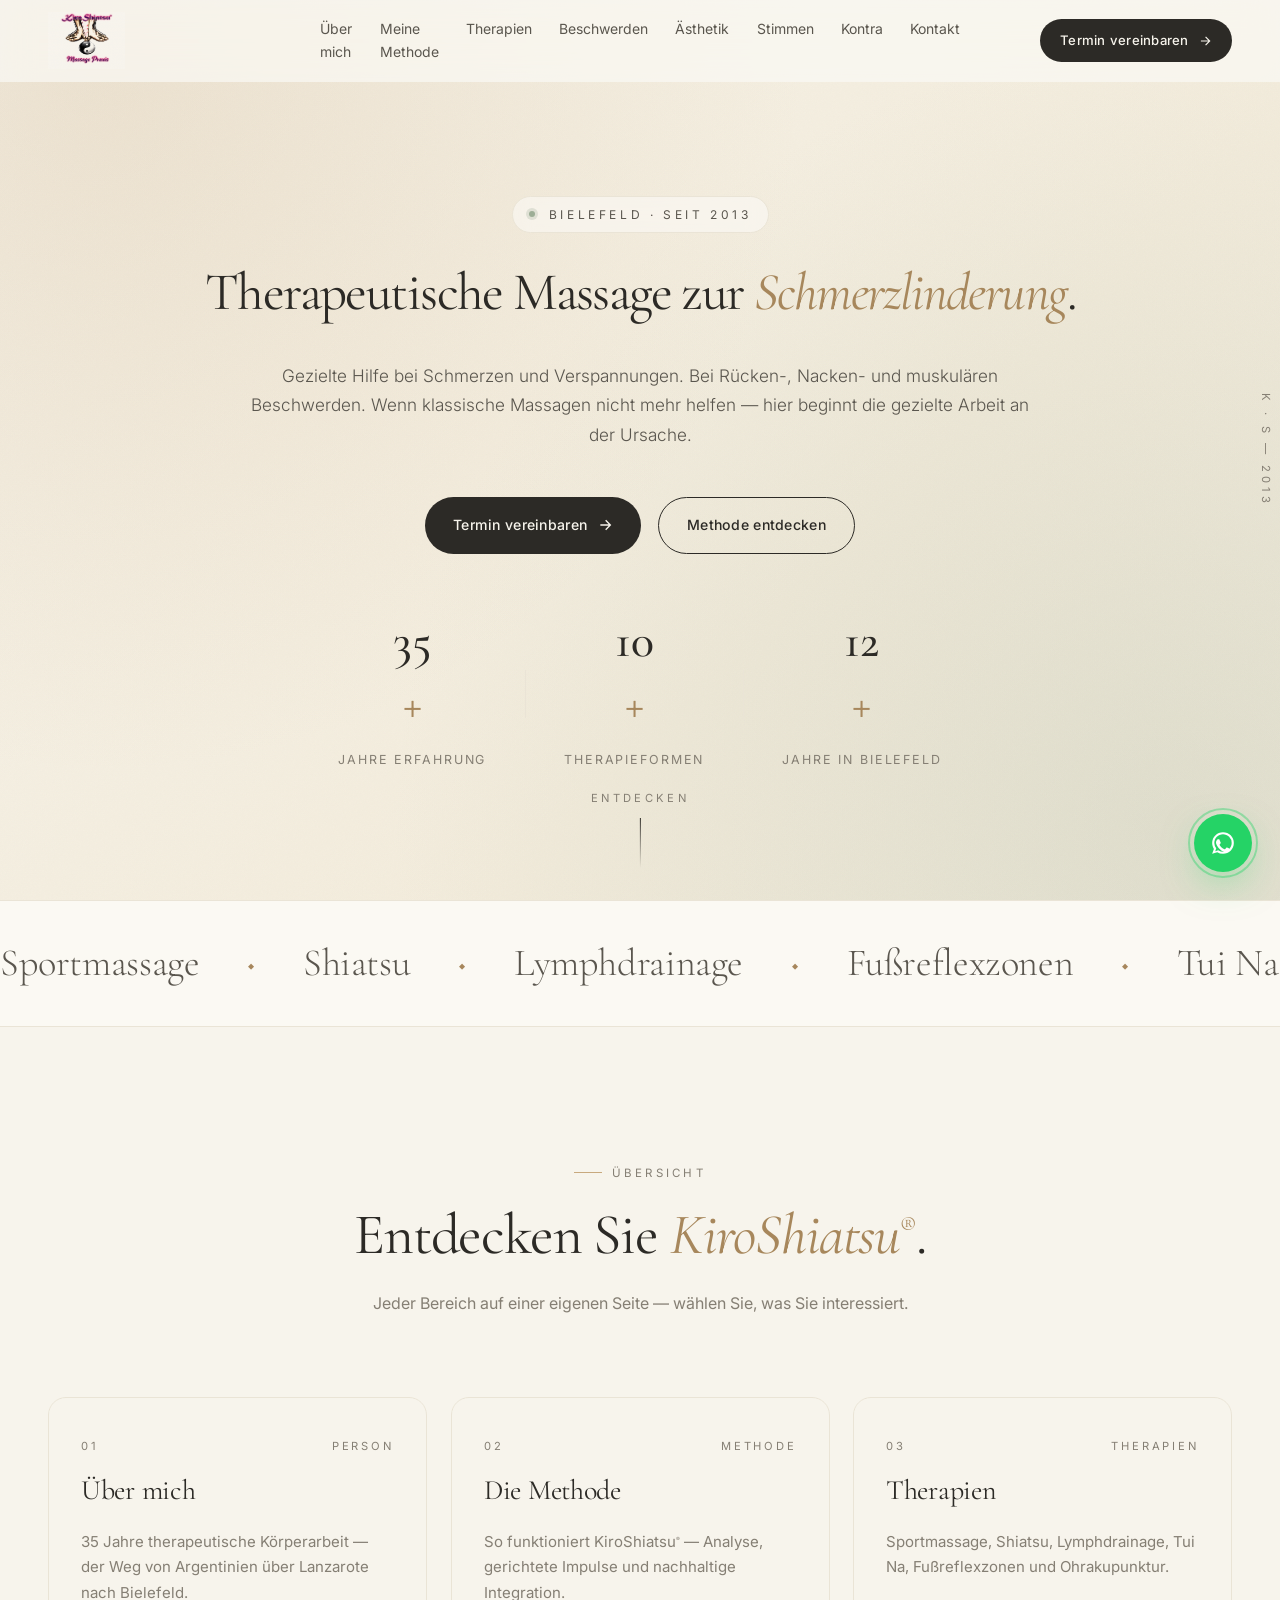
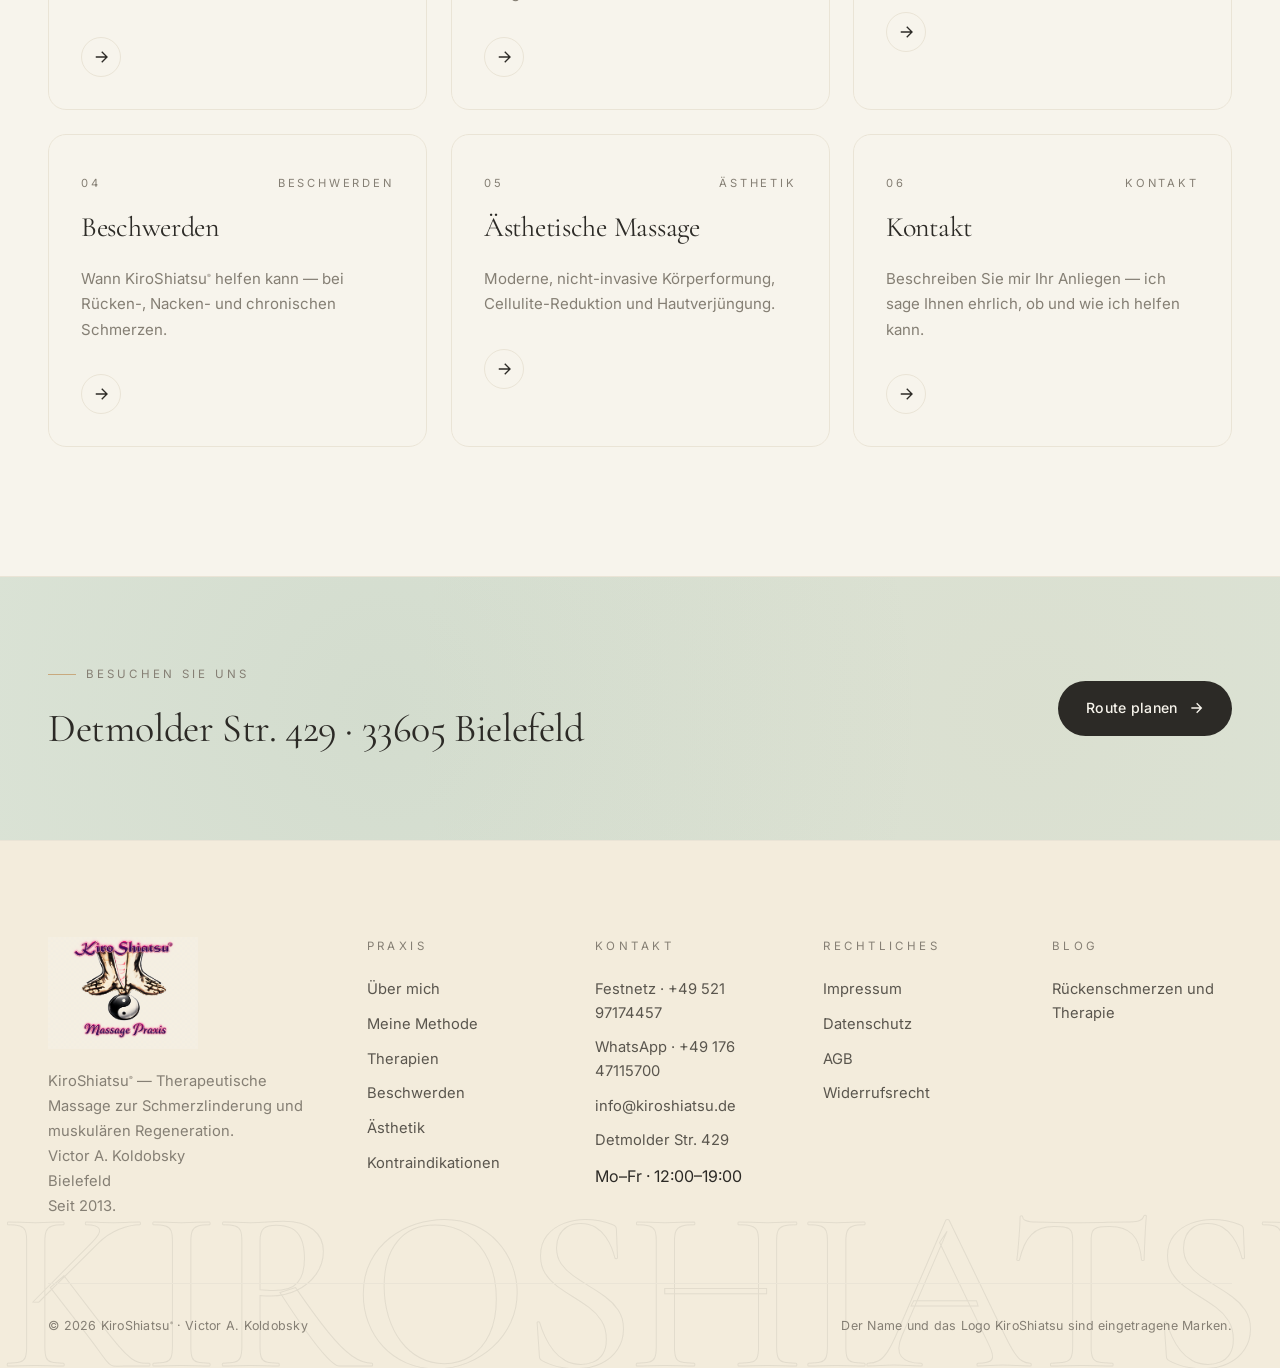
<file: index.html>
<!DOCTYPE html>
<html lang="de">
<head>
    <meta charset="UTF-8" />
    <meta name="viewport" content="width=device-width, initial-scale=1.0" />
    <meta name="description" content="KiroShiatsu® — Therapeutische Massage zur Schmerzlinderung in Bielefeld. Gezielte Hilfe bei Rücken-, Nacken- und muskulären Beschwerden. Victor A. Koldobsky · Diplomierter Chiromasseur." />
    <meta name="theme-color" content="#2C2A26" />
    <title>KiroShiatsu® — Therapeutische Massage · Victor A. Koldobsky · Bielefeld</title>
    <link rel="canonical" href="https://kiroshiatsu.de/" />

    <!-- Open Graph / Social -->
    <meta property="og:type" content="website" />
    <meta property="og:site_name" content="KiroShiatsu®" />
    <meta property="og:title" content="KiroShiatsu® — Therapeutische Massage · Victor A. Koldobsky · Bielefeld" />
    <meta property="og:description" content="Therapeutische Massage zur Schmerzlinderung in Bielefeld. Victor A. Koldobsky — seit 2013." />
    <meta property="og:url" content="https://kiroshiatsu.de/" />
    <meta property="og:image" content="https://kiroshiatsu.de/images/logo.png" />
    <meta property="og:locale" content="de_DE" />
    <meta name="twitter:card" content="summary" />

    <!-- Structured data: LocalBusiness -->
    <script type="application/ld+json">
    {
      "@context": "https://schema.org",
      "@type": "LocalBusiness",
      "@id": "https://kiroshiatsu.de/#business",
      "name": "KiroShiatsu®",
      "image": "https://kiroshiatsu.de/images/logo.png",
      "description": "Therapeutische Massage zur Schmerzlinderung in Bielefeld. Spezialisierte Therapien für Rücken-, Nacken- und muskuläre Beschwerden. Victor A. Koldobsky — Diplomierter Chiromasseur seit 2013.",
      "url": "https://kiroshiatsu.de",
      "telephone": "+49-521-97174457",
      "email": "info@kiroshiatsu.de",
      "address": {
        "@type": "PostalAddress",
        "streetAddress": "Detmolder Str. 429",
        "addressLocality": "Bielefeld",
        "postalCode": "33605",
        "addressRegion": "Nordrhein-Westfalen",
        "addressCountry": "DE"
      },
      "priceRange": "$$",
      "areaServed": [
        {
          "@type": "City",
          "name": "Bielefeld"
        },
        {
          "@type": "Region",
          "name": "Nordrhein-Westfalen"
        }
      ],
      "openingHoursSpecification": [
        {
          "@type": "OpeningHoursSpecification",
          "dayOfWeek": ["Monday", "Tuesday", "Wednesday", "Thursday", "Friday"],
          "opens": "12:00",
          "closes": "19:00"
        }
      ],
      "sameAs": [
        "https://maps.google.com/?q=Detmolder+Str+429+33605+Bielefeld"
      ],
      "knowsAbout": [
        "Therapeutische Massage",
        "Shiatsu",
        "Sportmassage",
        "Lymphdrainage",
        "Tui Na",
        "Fußreflexzonenmassage",
        "Ohrakupunktur",
        "Schmerzbehandlung",
        "Rückenmassage",
        "Nackenmassage"
      ],
      "founder": {
        "@type": "Person",
        "name": "Victor A. Koldobsky",
        "jobTitle": "Diplomierter Chiromasseur",
        "knownFor": "KiroShiatsu® und therapeutische Massage"
      },
      "foundingDate": "2013",
      "contactPoint": {
        "@type": "ContactPoint",
        "contactType": "Customer Service",
        "telephone": "+49-521-97174457",
        "availableLanguage": ["de", "es"]
      }
    }
    </script>

    <link rel="icon" type="image/png" href="images/logo.png" />
    <link rel="preconnect" href="https://fonts.googleapis.com" />
    <link rel="preconnect" href="https://fonts.gstatic.com" crossorigin />
    <link href="https://fonts.googleapis.com/css2?family=Cormorant+Garamond:ital,wght@0,300;0,400;0,500;0,600;1,300;1,400&family=Inter:wght@300;400;500;600;700&display=swap" rel="stylesheet" />

    <link rel="stylesheet" href="style.css?v=20260626" />
</head>
<body>
    <!-- Loader -->
    <div class="loader" id="loader">
        <div class="loader-inner">
            <span class="loader-word">KIRO</span>
            <span class="loader-word">SHIATSU</span>
            <span class="loader-word">®</span>
        </div>
    </div>

    <!-- SVG filters: clean logo background -->
    <svg width="0" height="0" style="position:absolute" aria-hidden="true">
        <filter id="logo-clean" color-interpolation-filters="sRGB">
            <feColorMatrix type="matrix" values="
                1 0 0 0 0
                0 1 0 0 0
                0 0 1 0 0
                -2 -2 -2 3 0"/>
        </filter>
        <filter id="logo-soft" color-interpolation-filters="sRGB">
            <feColorMatrix type="matrix" values="
                1 0 0 0 0
                0 1 0 0 0
                0 0 1 0 0
                -0.65 -0.65 -0.65 2.1 0"/>
        </filter>
    </svg>

    <!-- Progress Bar -->
    <div class="scroll-progress" id="scrollProgress"></div>

    <!-- Navbar -->
    <header class="navbar" id="navbar">
        <div class="nav-container">
            <a href="index.html" class="nav-logo" data-magnetic aria-label="KiroShiatsu — Startseite">
                <img src="images/logo.png" alt="KiroShiatsu®" class="nav-logo-img" />
            </a>

            <nav class="nav-links" id="navLinks">
                <a href="ueber-mich.html" class="nav-link">Über mich</a>
                <a href="methode.html" class="nav-link">Meine Methode</a>
                <a href="therapien.html" class="nav-link">Therapien</a>
                <a href="beschwerden.html" class="nav-link">Beschwerden</a>
                <a href="aesthetik.html" class="nav-link">Ästhetik</a>
                <a href="stimmen.html" class="nav-link">Stimmen</a>
                <a href="kontra.html" class="nav-link">Kontra</a>
                <a href="kontakt.html" class="nav-link">Kontakt</a>
            </nav>

            <a href="kontakt.html" class="nav-cta" data-magnetic>
                <span>Termin vereinbaren</span>
                <svg width="14" height="14" viewBox="0 0 24 24" fill="none" stroke="currentColor" stroke-width="2">
                    <path d="M5 12h14M13 5l7 7-7 7"/>
                </svg>
            </a>

            <button class="nav-toggle" id="navToggle" aria-label="Menü">
                <span></span>
                <span></span>
            </button>
        </div>
    </header>

    <!-- Mobile menu -->
    <div class="mobile-menu" id="mobileMenu">
        <nav class="mobile-menu-links">
            <a href="ueber-mich.html">Über mich</a>
            <a href="methode.html">Meine Methode</a>
            <a href="therapien.html">Therapien</a>
            <a href="beschwerden.html">Beschwerden</a>
            <a href="aesthetik.html">Ästhetische Massage</a>
            <a href="stimmen.html">Stimmen</a>
            <a href="kontra.html">Kontraindikationen</a>
            <a href="kontakt.html">Kontakt</a>
        </nav>
        <div class="mobile-menu-footer">
            <a href="tel:+4952197174457">Festnetz: +49 521 97174457</a>
            <a href="https://wa.me/4917647115700?text=Hallo%2C%20ich%20m%C3%B6chte%20einen%20Termin%20vereinbaren." target="_blank" rel="noopener">WhatsApp: +49 176 47115700</a>
            <a href="mailto:info@kiroshiatsu.de">info@kiroshiatsu.de</a>
        </div>
    </div>

    <main id="top">

        <!-- HERO -->
        <section class="hero">
            <div class="hero-bg">
                <div class="hero-gradient"></div>
                <div class="hero-grain"></div>
            </div>

            <div class="hero-content">
                <div class="hero-tagline reveal">
                    <span class="tag-line"></span>
                    <span>Bielefeld · Seit 2013</span>
                </div>

                <h1 class="hero-title">
                    <span class="line reveal-stagger"><span>Therapeutische Massage zur <em>Schmerzlinderung</em>.</span></span>
                </h1>

                <p class="hero-subtitle reveal">
                    Gezielte Hilfe bei Schmerzen und Verspannungen. Bei Rücken-,
                    Nacken- und muskulären Beschwerden. Wenn klassische Massagen
                    nicht mehr helfen — hier beginnt die gezielte Arbeit an
                    der Ursache.
                </p>

                <div class="hero-actions reveal">
                    <a href="kontakt.html" class="btn btn-primary" data-magnetic>
                        <span>Termin vereinbaren</span>
                        <svg width="16" height="16" viewBox="0 0 24 24" fill="none" stroke="currentColor" stroke-width="2">
                            <path d="M5 12h14M13 5l7 7-7 7"/>
                        </svg>
                    </a>
                    <a href="methode.html" class="btn btn-ghost" data-magnetic>
                        <span>Methode entdecken</span>
                    </a>
                </div>

                <div class="hero-stats reveal">
                    <div class="stat">
                        <span class="stat-num" data-count="35">0</span><span class="stat-plus">+</span>
                        <span class="stat-label">Jahre Erfahrung</span>
                    </div>
                    <div class="stat-sep"></div>
                    <div class="stat">
                        <span class="stat-num" data-count="10">0</span><span class="stat-plus">+</span>
                        <span class="stat-label">Therapieformen</span>
                    </div>
                    <div class="stat-sep"></div>
                    <div class="stat">
                        <span class="stat-num" data-count="12">0</span><span class="stat-plus">+</span>
                        <span class="stat-label">Jahre in Bielefeld</span>
                    </div>
                </div>
            </div>

            <div class="hero-scroll">
                <span>Entdecken</span>
                <div class="scroll-line"></div>
            </div>

            <div class="hero-sidemark">
                <span>K · S — 2013</span>
            </div>
        </section>

        <!-- MARQUEE -->
        <section class="marquee" aria-hidden="true">
            <div class="marquee-track">
                <span>Sportmassage</span><em>◆</em>
                <span>Shiatsu</span><em>◆</em>
                <span>Lymphdrainage</span><em>◆</em>
                <span>Fußreflexzonen</span><em>◆</em>
                <span>Tui Na</span><em>◆</em>
                <span>Ohrakupunktur</span><em>◆</em>
                <span>KiroShiatsu<sup class="reg">®</sup></span><em>◆</em>
                <span>Sportmassage</span><em>◆</em>
                <span>Shiatsu</span><em>◆</em>
                <span>Lymphdrainage</span><em>◆</em>
                <span>Fußreflexzonen</span><em>◆</em>
                <span>Tui Na</span><em>◆</em>
                <span>Ohrakupunktur</span><em>◆</em>
                <span>KiroShiatsu<sup class="reg">®</sup></span><em>◆</em>
            </div>
        </section>

        <!-- NAVIGATION TEASER -->
        <section class="section nav-teaser">
            <div class="container">
                <div class="services-header">
                    <span class="eyebrow reveal">Übersicht</span>
                    <h2 class="section-title reveal">
                        Entdecken Sie <em>KiroShiatsu<sup class="reg">®</sup></em>.
                    </h2>
                    <p class="section-intro reveal">
                        Jeder Bereich auf einer eigenen Seite — wählen Sie,
                        was Sie interessiert.
                    </p>
                </div>

                <div class="services-grid">
                    <a href="ueber-mich.html" class="service-card reveal-up" data-tilt>
                        <div class="service-meta"><span>01</span><span>Person</span></div>
                        <h3>Über mich</h3>
                        <p>35 Jahre therapeutische Körperarbeit — der Weg von Argentinien über Lanzarote nach Bielefeld.</p>
                        <div class="service-arrow"><svg width="18" height="18" viewBox="0 0 24 24" fill="none" stroke="currentColor" stroke-width="1.8"><path d="M5 12h14M13 5l7 7-7 7"/></svg></div>
                    </a>
                    <a href="methode.html" class="service-card reveal-up" data-tilt style="--d:.05s">
                        <div class="service-meta"><span>02</span><span>Methode</span></div>
                        <h3>Die Methode</h3>
                        <p>So funktioniert KiroShiatsu<sup class="reg">®</sup> — Analyse, gerichtete Impulse und nachhaltige Integration.</p>
                        <div class="service-arrow"><svg width="18" height="18" viewBox="0 0 24 24" fill="none" stroke="currentColor" stroke-width="1.8"><path d="M5 12h14M13 5l7 7-7 7"/></svg></div>
                    </a>
                    <a href="therapien.html" class="service-card reveal-up" data-tilt style="--d:.1s">
                        <div class="service-meta"><span>03</span><span>Therapien</span></div>
                        <h3>Therapien</h3>
                        <p>Sportmassage, Shiatsu, Lymphdrainage, Tui Na, Fußreflexzonen und Ohrakupunktur.</p>
                        <div class="service-arrow"><svg width="18" height="18" viewBox="0 0 24 24" fill="none" stroke="currentColor" stroke-width="1.8"><path d="M5 12h14M13 5l7 7-7 7"/></svg></div>
                    </a>
                    <a href="beschwerden.html" class="service-card reveal-up" data-tilt style="--d:.15s">
                        <div class="service-meta"><span>04</span><span>Beschwerden</span></div>
                        <h3>Beschwerden</h3>
                        <p>Wann KiroShiatsu<sup class="reg">®</sup> helfen kann — bei Rücken-, Nacken- und chronischen Schmerzen.</p>
                        <div class="service-arrow"><svg width="18" height="18" viewBox="0 0 24 24" fill="none" stroke="currentColor" stroke-width="1.8"><path d="M5 12h14M13 5l7 7-7 7"/></svg></div>
                    </a>
                    <a href="aesthetik.html" class="service-card reveal-up" data-tilt style="--d:.2s">
                        <div class="service-meta"><span>05</span><span>Ästhetik</span></div>
                        <h3>Ästhetische Massage</h3>
                        <p>Moderne, nicht-invasive Körperformung, Cellulite-Reduktion und Hautverjüngung.</p>
                        <div class="service-arrow"><svg width="18" height="18" viewBox="0 0 24 24" fill="none" stroke="currentColor" stroke-width="1.8"><path d="M5 12h14M13 5l7 7-7 7"/></svg></div>
                    </a>
                    <a href="kontakt.html" class="service-card reveal-up" data-tilt style="--d:.25s">
                        <div class="service-meta"><span>06</span><span>Kontakt</span></div>
                        <h3>Kontakt</h3>
                        <p>Beschreiben Sie mir Ihr Anliegen — ich sage Ihnen ehrlich, ob und wie ich helfen kann.</p>
                        <div class="service-arrow"><svg width="18" height="18" viewBox="0 0 24 24" fill="none" stroke="currentColor" stroke-width="1.8"><path d="M5 12h14M13 5l7 7-7 7"/></svg></div>
                    </a>
                </div>
            </div>
        </section>

        <!-- MAP / CTA BAND -->
        <section class="cta-band">
            <div class="container">
                <div class="cta-inner reveal">
                    <div>
                        <span class="eyebrow">Besuchen Sie uns</span>
                        <h3>Detmolder Str. 429 · 33605 Bielefeld</h3>
                    </div>
                    <a href="https://maps.google.com/?q=Detmolder+Str+429+33605+Bielefeld" target="_blank" rel="noopener" class="btn btn-primary" data-magnetic>
                        <span>Route planen</span>
                        <svg width="16" height="16" viewBox="0 0 24 24" fill="none" stroke="currentColor" stroke-width="2">
                            <path d="M5 12h14M13 5l7 7-7 7"/>
                        </svg>
                    </a>
                </div>
            </div>
        </section>
    </main>

    <!-- FOOTER -->
    <footer class="footer">
        <div class="container">
            <div class="footer-top">
                <div class="footer-brand">
                    <img src="images/logo.png" alt="KiroShiatsu® Massagepraxis" class="footer-logo-img" />
                    <p>
                        KiroShiatsu<sup class="reg">®</sup> — Therapeutische Massage zur
                        Schmerzlinderung und muskulären Regeneration.<br/>
                        Victor A. Koldobsky<br/>Bielefeld<br/>Seit 2013.
                    </p>
                </div>

                <div class="footer-col">
                    <span class="footer-label">Praxis</span>
                    <a href="ueber-mich.html">Über mich</a>
                    <a href="methode.html">Meine Methode</a>
                    <a href="therapien.html">Therapien</a>
                    <a href="beschwerden.html">Beschwerden</a>
                    <a href="aesthetik.html">Ästhetik</a>
                    <a href="kontra.html">Kontraindikationen</a>
                </div>

                <div class="footer-col">
                    <span class="footer-label">Kontakt</span>
                    <a href="tel:+4952197174457">Festnetz · +49 521 97174457</a>
                    <a href="https://wa.me/4917647115700?text=Hallo%2C%20ich%20m%C3%B6chte%20einen%20Termin%20vereinbaren." target="_blank" rel="noopener">WhatsApp · +49 176 47115700</a>
                    <a href="mailto:info@kiroshiatsu.de">info@kiroshiatsu.de</a>
                    <a href="https://maps.google.com/?q=Detmolder+Str+429+33605+Bielefeld" target="_blank" rel="noopener">Detmolder Str. 429</a>
                    <span>Mo–Fr · 12:00–19:00</span>
                </div>

                <div class="footer-col">
                    <span class="footer-label">Rechtliches</span>
                    <a href="impressum.html">Impressum</a>
                    <a href="datenschutz.html">Datenschutz</a>
                    <a href="agb.html">AGB</a>
                    <a href="widerrufsrecht.html">Widerrufsrecht</a>
                </div>

                <div class="footer-col">
                    <span class="footer-label">Blog</span>
                    <a href="blog/rueckenschmerzen-therapie.html">Rückenschmerzen und Therapie</a>
                </div>
            </div>

            <div class="footer-bottom">
                <span>© <span id="year"></span> KiroShiatsu<sup class="reg">®</sup> · Victor A. Koldobsky</span>
                <span class="footer-made">Der Name und das Logo KiroShiatsu sind eingetragene Marken.</span>
            </div>
        </div>

        <div class="footer-bigmark" aria-hidden="true">KIROSHIATSU</div>
    </footer>

    <!-- Floating WhatsApp -->
    <a href="https://wa.me/4917647115700?text=Hallo%2C%20ich%20m%C3%B6chte%20einen%20Termin%20vereinbaren." class="wa-float" target="_blank" rel="noopener" aria-label="WhatsApp" data-magnetic>
        <svg viewBox="0 0 32 32" fill="currentColor" width="26" height="26">
            <path d="M16.004 2.667C8.643 2.667 2.671 8.64 2.671 16c0 2.67.78 5.155 2.116 7.25L2.667 29.333l6.24-2.073a13.25 13.25 0 0 0 7.097 2.073h.006c7.36 0 13.333-5.972 13.333-13.333 0-3.563-1.387-6.91-3.905-9.427a13.237 13.237 0 0 0-9.434-3.906Zm0 2.666c2.849 0 5.525 1.11 7.542 3.126A10.604 10.604 0 0 1 26.671 16c0 5.889-4.782 10.667-10.667 10.667h-.005a10.593 10.593 0 0 1-5.422-1.485l-.389-.231-3.704 1.228 1.238-3.613-.252-.402A10.604 10.604 0 0 1 5.337 16c0-5.889 4.779-10.667 10.667-10.667Zm-5.98 6.027c-.287 0-.75.106-1.144.534-.394.427-1.504 1.47-1.504 3.587s1.543 4.16 1.757 4.448c.213.288 2.999 4.8 7.386 6.538 3.643 1.444 4.385 1.158 5.178 1.086.793-.07 2.554-1.042 2.915-2.05.36-1.008.36-1.873.252-2.052-.107-.178-.395-.285-.827-.498-.433-.213-2.555-1.262-2.953-1.405-.397-.143-.688-.214-.977.215-.29.427-1.12 1.403-1.374 1.692-.254.29-.507.325-.94.113-.433-.214-1.827-.674-3.482-2.147-1.287-1.146-2.156-2.56-2.41-2.99-.253-.427-.026-.658.188-.87.194-.191.432-.498.648-.747.216-.25.287-.427.432-.712.143-.285.07-.534-.035-.747-.107-.213-.94-2.337-1.32-3.192-.338-.77-.687-.672-.94-.683l-.792-.014Z"/>
        </svg>
        <span class="wa-tooltip">Schreiben Sie uns</span>
    </a>

    <script src="script.js"></script>
</body>
</html>
</file>
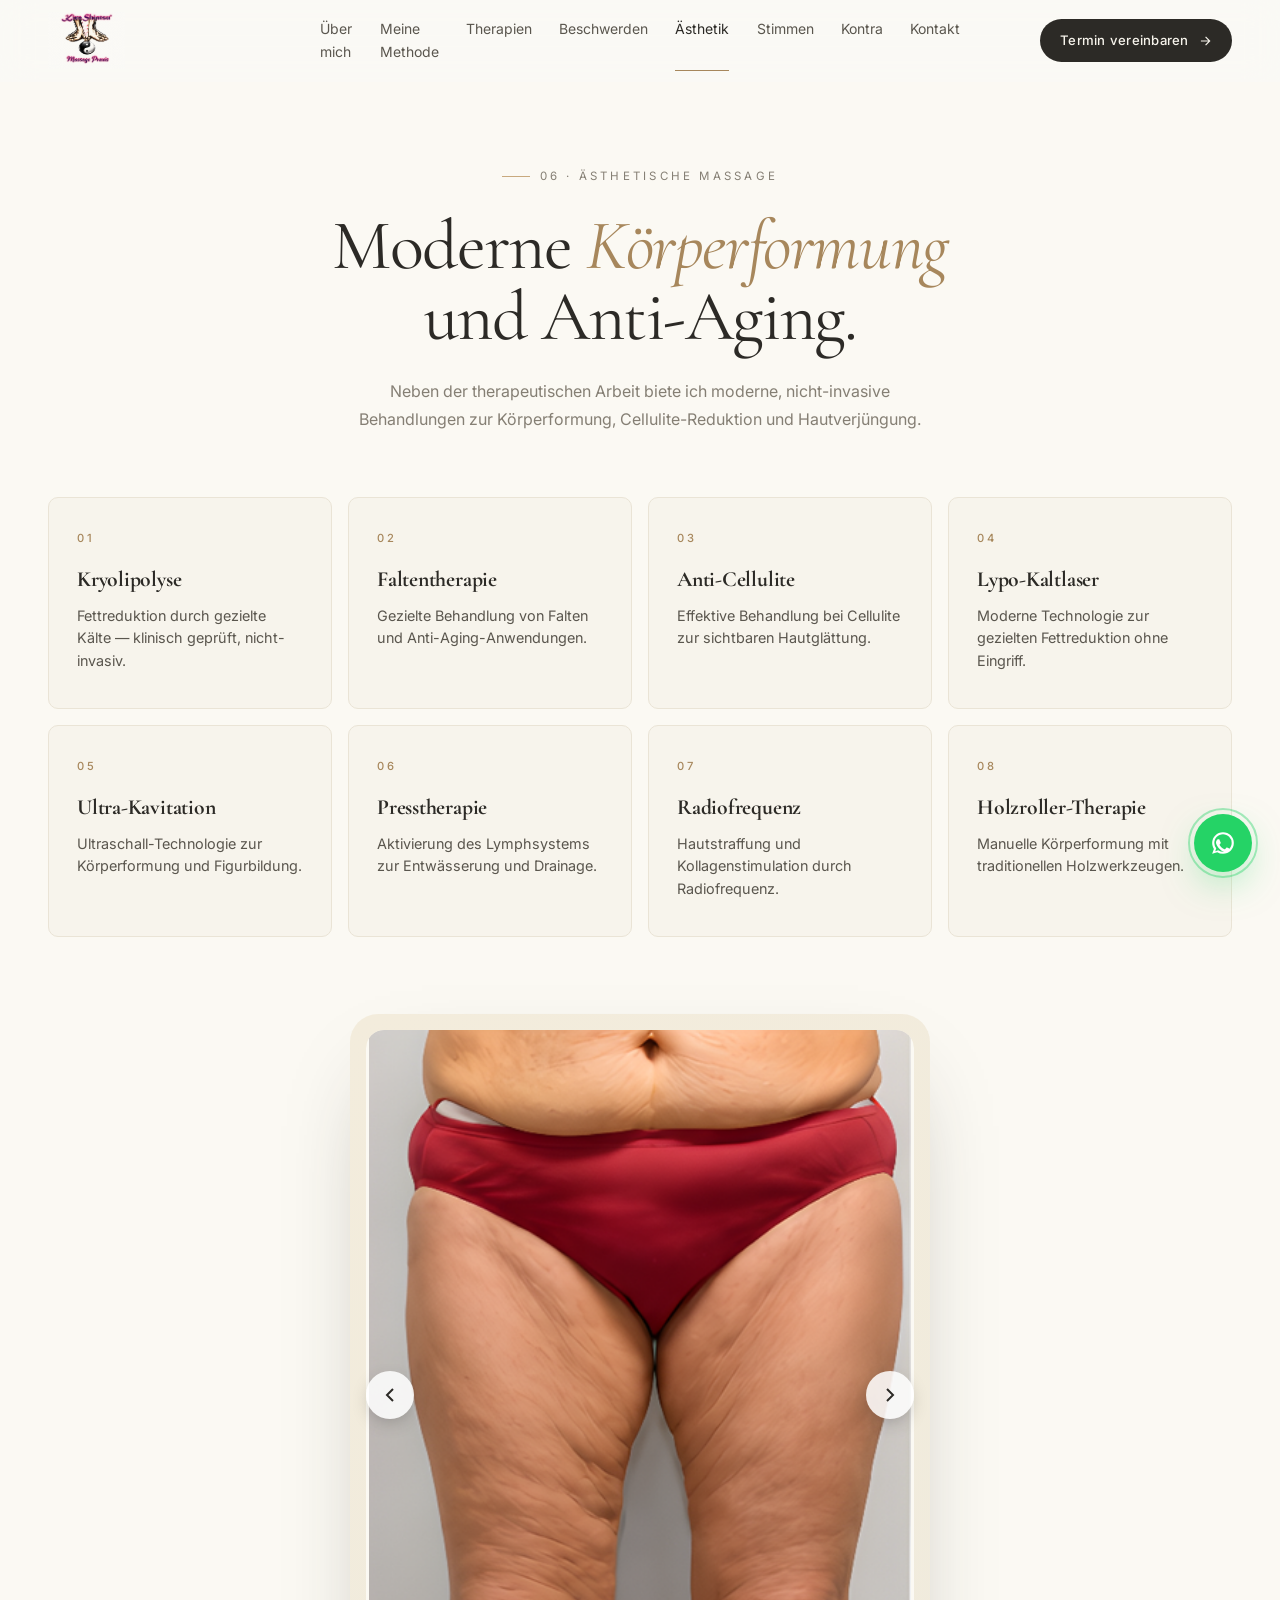
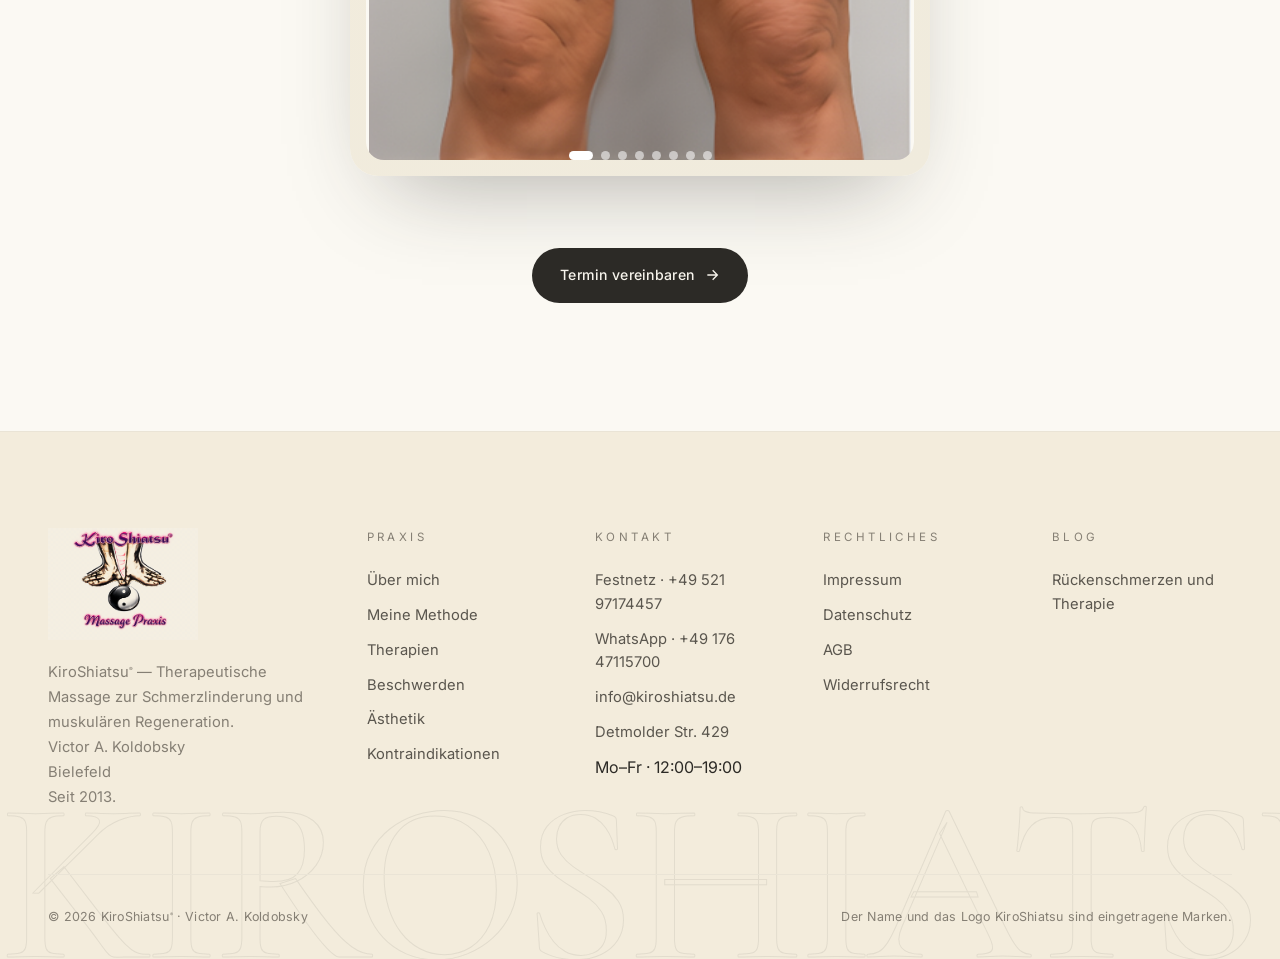
<file: aesthetik.html>
<!DOCTYPE html>
<html lang="de">
<head>
    <meta charset="UTF-8" />
    <meta name="viewport" content="width=device-width, initial-scale=1.0" />
    <meta name="description" content="Ästhetische Massage — moderne, nicht-invasive Körperformung, Cellulite-Reduktion und Hautverjüngung. Kryolipolyse, Radiofrequenz, Ultra-Kavitation und mehr." />
    <meta name="theme-color" content="#2C2A26" />
    <title>Ästhetische Massage — KiroShiatsu® · Bielefeld</title>
    <link rel="canonical" href="https://kiroshiatsu.de/aesthetik.html" />

    <link rel="icon" type="image/png" href="images/logo.png" />
    <link rel="preconnect" href="https://fonts.googleapis.com" />
    <link rel="preconnect" href="https://fonts.gstatic.com" crossorigin />
    <link href="https://fonts.googleapis.com/css2?family=Cormorant+Garamond:ital,wght@0,300;0,400;0,500;0,600;1,300;1,400&family=Inter:wght@300;400;500;600;700&display=swap" rel="stylesheet" />

    <link rel="stylesheet" href="style.css?v=20260626-3" />
    <!-- Structured data: LocalBusiness -->
    <script type="application/ld+json">
    {
      "@context": "https://schema.org",
      "@type": "LocalBusiness",
      "@id": "https://kiroshiatsu.de/#business",
      "name": "KiroShiatsu®",
      "image": "https://kiroshiatsu.de/images/logo.png",
      "description": "Therapeutische Massage zur Schmerzlinderung in Bielefeld. Spezialisierte Therapien für Rücken-, Nacken- und muskuläre Beschwerden. Victor A. Koldobsky — Diplomierter Chiromasseur seit 2013.",
      "url": "https://kiroshiatsu.de",
      "telephone": "+49-521-97174457",
      "email": "info@kiroshiatsu.de",
      "address": {
        "@type": "PostalAddress",
        "streetAddress": "Detmolder Str. 429",
        "addressLocality": "Bielefeld",
        "postalCode": "33605",
        "addressRegion": "Nordrhein-Westfalen",
        "addressCountry": "DE"
      },
      "priceRange": "$$",
      "areaServed": [
        {
          "@type": "City",
          "name": "Bielefeld"
        },
        {
          "@type": "Region",
          "name": "Nordrhein-Westfalen"
        }
      ],
      "openingHoursSpecification": [
        {
          "@type": "OpeningHoursSpecification",
          "dayOfWeek": ["Monday", "Tuesday", "Wednesday", "Thursday", "Friday"],
          "opens": "12:00",
          "closes": "19:00"
        }
      ],
      "sameAs": [
        "https://maps.google.com/?q=Detmolder+Str+429+33605+Bielefeld"
      ],
      "knowsAbout": [
        "Therapeutische Massage",
        "Shiatsu",
        "Sportmassage",
        "Lymphdrainage",
        "Tui Na",
        "Fußreflexzonenmassage",
        "Ohrakupunktur",
        "Schmerzbehandlung",
        "Rückenmassage",
        "Nackenmassage"
      ],
      "founder": {
        "@type": "Person",
        "name": "Victor A. Koldobsky",
        "jobTitle": "Diplomierter Chiromasseur",
        "knownFor": "KiroShiatsu® und therapeutische Massage"
      },
      "foundingDate": "2013",
      "contactPoint": {
        "@type": "ContactPoint",
        "contactType": "Customer Service",
        "telephone": "+49-521-97174457",
        "availableLanguage": ["de", "es"]
      }
    }
    </script>

</head>
<body>
    <!-- Loader -->
    <div class="loader" id="loader">
        <div class="loader-inner">
            <span class="loader-word">KIRO</span>
            <span class="loader-word">SHIATSU</span>
            <span class="loader-word">®</span>
        </div>
    </div>

    <!-- SVG filters: clean logo background -->
    <svg width="0" height="0" style="position:absolute" aria-hidden="true">
        <filter id="logo-clean" color-interpolation-filters="sRGB">
            <feColorMatrix type="matrix" values="
                1 0 0 0 0
                0 1 0 0 0
                0 0 1 0 0
                -2 -2 -2 3 0"/>
        </filter>
        <filter id="logo-soft" color-interpolation-filters="sRGB">
            <feColorMatrix type="matrix" values="
                1 0 0 0 0
                0 1 0 0 0
                0 0 1 0 0
                -0.65 -0.65 -0.65 2.1 0"/>
        </filter>
    </svg>

    <!-- Progress Bar -->
    <div class="scroll-progress" id="scrollProgress"></div>

    <!-- Navbar -->
    <header class="navbar" id="navbar">
        <div class="nav-container">
            <a href="index.html" class="nav-logo" data-magnetic aria-label="KiroShiatsu — Startseite">
                <img src="images/logo.png" alt="KiroShiatsu®" class="nav-logo-img" />
            </a>

            <nav class="nav-links" id="navLinks">
                <a href="ueber-mich.html" class="nav-link">Über mich</a>
                <a href="methode.html" class="nav-link">Meine Methode</a>
                <a href="therapien.html" class="nav-link">Therapien</a>
                <a href="beschwerden.html" class="nav-link">Beschwerden</a>
                <a href="aesthetik.html" class="nav-link active">Ästhetik</a>
                <a href="stimmen.html" class="nav-link">Stimmen</a>
                <a href="kontra.html" class="nav-link">Kontra</a>
                <a href="kontakt.html" class="nav-link">Kontakt</a>
            </nav>

            <a href="kontakt.html" class="nav-cta" data-magnetic>
                <span>Termin vereinbaren</span>
                <svg width="14" height="14" viewBox="0 0 24 24" fill="none" stroke="currentColor" stroke-width="2">
                    <path d="M5 12h14M13 5l7 7-7 7"/>
                </svg>
            </a>

            <button class="nav-toggle" id="navToggle" aria-label="Menü">
                <span></span>
                <span></span>
            </button>
        </div>
    </header>

    <!-- Mobile menu -->
    <div class="mobile-menu" id="mobileMenu">
        <nav class="mobile-menu-links">
            <a href="ueber-mich.html">Über mich</a>
            <a href="methode.html">Meine Methode</a>
            <a href="therapien.html">Therapien</a>
            <a href="beschwerden.html">Beschwerden</a>
            <a href="aesthetik.html">Ästhetische Massage</a>
            <a href="stimmen.html">Stimmen</a>
            <a href="kontra.html">Kontraindikationen</a>
            <a href="kontakt.html">Kontakt</a>
        </nav>
        <div class="mobile-menu-footer">
            <a href="tel:+4952197174457">Festnetz: +49 521 97174457</a>
            <a href="https://wa.me/4917647115700?text=Hallo%2C%20ich%20m%C3%B6chte%20einen%20Termin%20vereinbaren." target="_blank" rel="noopener">WhatsApp: +49 176 47115700</a>
            <a href="mailto:info@kiroshiatsu.de">info@kiroshiatsu.de</a>
        </div>
    </div>

    <main id="top">

        <!-- ÄSTHETISCHE MASSAGE -->
        <section class="section aesthetik page-top" id="aesthetik">
            <div class="container">
                <div class="aesthetik-header">
                    <span class="eyebrow reveal">06 · Ästhetische Massage</span>
                    <h2 class="section-title reveal">
                        Moderne <em>Körperformung</em><br/>und Anti-Aging.
                    </h2>
                    <p class="section-intro reveal">
                        Neben der therapeutischen Arbeit biete ich moderne,
                        nicht-invasive Behandlungen zur Körperformung,
                        Cellulite-Reduktion und Hautverjüngung.
                    </p>
                </div>

                <div class="aesthetik-grid">
                    <article class="aesthetik-card reveal-up">
                        <span class="aesthetik-num">01</span>
                        <h3>Kryolipolyse</h3>
                        <p>Fettreduktion durch gezielte Kälte — klinisch geprüft, nicht-invasiv.</p>
                    </article>
                    <article class="aesthetik-card reveal-up" style="--d:.05s">
                        <span class="aesthetik-num">02</span>
                        <h3>Faltentherapie</h3>
                        <p>Gezielte Behandlung von Falten und Anti-Aging-Anwendungen.</p>
                    </article>
                    <article class="aesthetik-card reveal-up" style="--d:.1s">
                        <span class="aesthetik-num">03</span>
                        <h3>Anti-Cellulite</h3>
                        <p>Effektive Behandlung bei Cellulite zur sichtbaren Hautglättung.</p>
                    </article>
                    <article class="aesthetik-card reveal-up" style="--d:.15s">
                        <span class="aesthetik-num">04</span>
                        <h3>Lypo-Kaltlaser</h3>
                        <p>Moderne Technologie zur gezielten Fettreduktion ohne Eingriff.</p>
                    </article>
                    <article class="aesthetik-card reveal-up" style="--d:.2s">
                        <span class="aesthetik-num">05</span>
                        <h3>Ultra-Kavitation</h3>
                        <p>Ultraschall-Technologie zur Körperformung und Figurbildung.</p>
                    </article>
                    <article class="aesthetik-card reveal-up" style="--d:.25s">
                        <span class="aesthetik-num">06</span>
                        <h3>Presstherapie</h3>
                        <p>Aktivierung des Lymphsystems zur Entwässerung und Drainage.</p>
                    </article>
                    <article class="aesthetik-card reveal-up" style="--d:.3s">
                        <span class="aesthetik-num">07</span>
                        <h3>Radiofrequenz</h3>
                        <p>Hautstraffung und Kollagenstimulation durch Radiofrequenz.</p>
                    </article>
                    <article class="aesthetik-card reveal-up" style="--d:.35s">
                        <span class="aesthetik-num">08</span>
                        <h3>Holzroller-Therapie</h3>
                        <p>Manuelle Körperformung mit traditionellen Holzwerkzeugen.</p>
                    </article>
                </div>

                <div class="aesthetik-gallery reveal" aria-label="Bildergalerie Ästhetik">
                    <div class="gallery-viewport">
                        <div class="gallery-track">
                            <div class="gallery-slide"><img src="images/aesthetik/carrusel/imagen1.png" alt="Ästhetische Behandlung 1" loading="lazy" /></div>
                            <div class="gallery-slide"><img src="images/aesthetik/carrusel/imagen2.png" alt="Ästhetische Behandlung 2" loading="lazy" /></div>
                            <div class="gallery-slide"><img src="images/aesthetik/carrusel/imagen3.png" alt="Ästhetische Behandlung 3" loading="lazy" /></div>
                            <div class="gallery-slide"><img src="images/aesthetik/carrusel/imagen4.png" alt="Ästhetische Behandlung 4" loading="lazy" /></div>
                            <div class="gallery-slide"><img src="images/aesthetik/carrusel/imagen5.png" alt="Ästhetische Behandlung 5" loading="lazy" /></div>
                            <div class="gallery-slide"><img src="images/aesthetik/carrusel/imagen6.png" alt="Ästhetische Behandlung 6" loading="lazy" /></div>
                            <div class="gallery-slide"><img src="images/aesthetik/carrusel/imagen7.png" alt="Ästhetische Behandlung 7" loading="lazy" /></div>
                            <div class="gallery-slide"><img src="images/aesthetik/carrusel/imagen8.png" alt="Ästhetische Behandlung 8" loading="lazy" /></div>
                        </div>
                    </div>
                    <button class="gallery-arrow gallery-prev" type="button" aria-label="Vorheriges Bild">
                        <svg width="24" height="24" viewBox="0 0 24 24" fill="none" stroke="currentColor" stroke-width="2"><path d="M15 18l-6-6 6-6"/></svg>
                    </button>
                    <button class="gallery-arrow gallery-next" type="button" aria-label="Nächstes Bild">
                        <svg width="24" height="24" viewBox="0 0 24 24" fill="none" stroke="currentColor" stroke-width="2"><path d="M9 18l6-6-6-6"/></svg>
                    </button>
                    <div class="gallery-dots" aria-hidden="true"></div>
                </div>

                <div class="page-cta reveal">
                    <a href="kontakt.html" class="btn btn-primary" data-magnetic>
                        <span>Termin vereinbaren</span>
                        <svg width="16" height="16" viewBox="0 0 24 24" fill="none" stroke="currentColor" stroke-width="2"><path d="M5 12h14M13 5l7 7-7 7"/></svg>
                    </a>
                </div>
            </div>
        </section>
    </main>

    <!-- FOOTER -->
    <footer class="footer">
        <div class="container">
            <div class="footer-top">
                <div class="footer-brand">
                    <img src="images/logo.png" alt="KiroShiatsu® Massagepraxis" class="footer-logo-img" />
                    <p>
                        KiroShiatsu<sup class="reg">®</sup> — Therapeutische Massage zur
                        Schmerzlinderung und muskulären Regeneration.<br/>
                        Victor A. Koldobsky<br/>Bielefeld<br/>Seit 2013.
                    </p>
                </div>

                <div class="footer-col">
                    <span class="footer-label">Praxis</span>
                    <a href="ueber-mich.html">Über mich</a>
                    <a href="methode.html">Meine Methode</a>
                    <a href="therapien.html">Therapien</a>
                    <a href="beschwerden.html">Beschwerden</a>
                    <a href="aesthetik.html">Ästhetik</a>
                    <a href="kontra.html">Kontraindikationen</a>
                </div>

                <div class="footer-col">
                    <span class="footer-label">Kontakt</span>
                    <a href="tel:+4952197174457">Festnetz · +49 521 97174457</a>
                    <a href="https://wa.me/4917647115700?text=Hallo%2C%20ich%20m%C3%B6chte%20einen%20Termin%20vereinbaren." target="_blank" rel="noopener">WhatsApp · +49 176 47115700</a>
                    <a href="mailto:info@kiroshiatsu.de">info@kiroshiatsu.de</a>
                    <a href="https://maps.google.com/?q=Detmolder+Str+429+33605+Bielefeld" target="_blank" rel="noopener">Detmolder Str. 429</a>
                    <span>Mo–Fr · 12:00–19:00</span>
                </div>

                <div class="footer-col">
                    <span class="footer-label">Rechtliches</span>
                    <a href="impressum.html">Impressum</a>
                    <a href="datenschutz.html">Datenschutz</a>
                    <a href="agb.html">AGB</a>
                    <a href="widerrufsrecht.html">Widerrufsrecht</a>
                </div>

                <div class="footer-col">
                    <span class="footer-label">Blog</span>
                    <a href="blog/rueckenschmerzen-therapie.html">Rückenschmerzen und Therapie</a>
                </div>
            </div>

            <div class="footer-bottom">
                <span>© <span id="year"></span> KiroShiatsu<sup class="reg">®</sup> · Victor A. Koldobsky</span>
                <span class="footer-made">Der Name und das Logo KiroShiatsu sind eingetragene Marken.</span>
            </div>
        </div>

        <div class="footer-bigmark" aria-hidden="true">KIROSHIATSU</div>
    </footer>

    <!-- Floating WhatsApp -->
    <a href="https://wa.me/4917647115700?text=Hallo%2C%20ich%20m%C3%B6chte%20einen%20Termin%20vereinbaren." class="wa-float" target="_blank" rel="noopener" aria-label="WhatsApp" data-magnetic>
        <svg viewBox="0 0 32 32" fill="currentColor" width="26" height="26">
            <path d="M16.004 2.667C8.643 2.667 2.671 8.64 2.671 16c0 2.67.78 5.155 2.116 7.25L2.667 29.333l6.24-2.073a13.25 13.25 0 0 0 7.097 2.073h.006c7.36 0 13.333-5.972 13.333-13.333 0-3.563-1.387-6.91-3.905-9.427a13.237 13.237 0 0 0-9.434-3.906Zm0 2.666c2.849 0 5.525 1.11 7.542 3.126A10.604 10.604 0 0 1 26.671 16c0 5.889-4.782 10.667-10.667 10.667h-.005a10.593 10.593 0 0 1-5.422-1.485l-.389-.231-3.704 1.228 1.238-3.613-.252-.402A10.604 10.604 0 0 1 5.337 16c0-5.889 4.779-10.667 10.667-10.667Zm-5.98 6.027c-.287 0-.75.106-1.144.534-.394.427-1.504 1.47-1.504 3.587s1.543 4.16 1.757 4.448c.213.288 2.999 4.8 7.386 6.538 3.643 1.444 4.385 1.158 5.178 1.086.793-.07 2.554-1.042 2.915-2.05.36-1.008.36-1.873.252-2.052-.107-.178-.395-.285-.827-.498-.433-.213-2.555-1.262-2.953-1.405-.397-.143-.688-.214-.977.215-.29.427-1.12 1.403-1.374 1.692-.254.29-.507.325-.94.113-.433-.214-1.827-.674-3.482-2.147-1.287-1.146-2.156-2.56-2.41-2.99-.253-.427-.026-.658.188-.87.194-.191.432-.498.648-.747.216-.25.287-.427.432-.712.143-.285.07-.534-.035-.747-.107-.213-.94-2.337-1.32-3.192-.338-.77-.687-.672-.94-.683l-.792-.014Z"/>
        </svg>
        <span class="wa-tooltip">Schreiben Sie uns</span>
    </a>

    <script src="script.js"></script>
    <script>
    (function(){
        var g = document.querySelector('.aesthetik-gallery');
        if(!g) return;
        var track = g.querySelector('.gallery-track');
        var slides = g.querySelectorAll('.gallery-slide');
        var dotsWrap = g.querySelector('.gallery-dots');
        var i = 0, n = slides.length, timer;
        if(n <= 1) return;
        for(var d = 0; d < n; d++){
            var b = document.createElement('button');
            b.className = 'gallery-dot' + (d === 0 ? ' active' : '');
            b.type = 'button';
            b.setAttribute('aria-label', 'Bild ' + (d + 1));
            (function(idx){ b.addEventListener('click', function(){ go(idx); reset(); }); })(d);
            dotsWrap.appendChild(b);
        }
        var dots = dotsWrap.querySelectorAll('.gallery-dot');
        function go(idx){
            i = (idx + n) % n;
            track.style.transform = 'translateX(' + (-i * 100) + '%)';
            for(var k = 0; k < n; k++){ dots[k].classList.toggle('active', k === i); }
        }
        function start(){ timer = setInterval(function(){ go(i + 1); }, 6500); }
        function reset(){ clearInterval(timer); start(); }
        g.querySelector('.gallery-prev').addEventListener('click', function(){ go(i - 1); reset(); });
        g.querySelector('.gallery-next').addEventListener('click', function(){ go(i + 1); reset(); });
        g.addEventListener('mouseenter', function(){ clearInterval(timer); });
        g.addEventListener('mouseleave', start);
        start();
    })();
    </script>
</body>
</html>
</file>
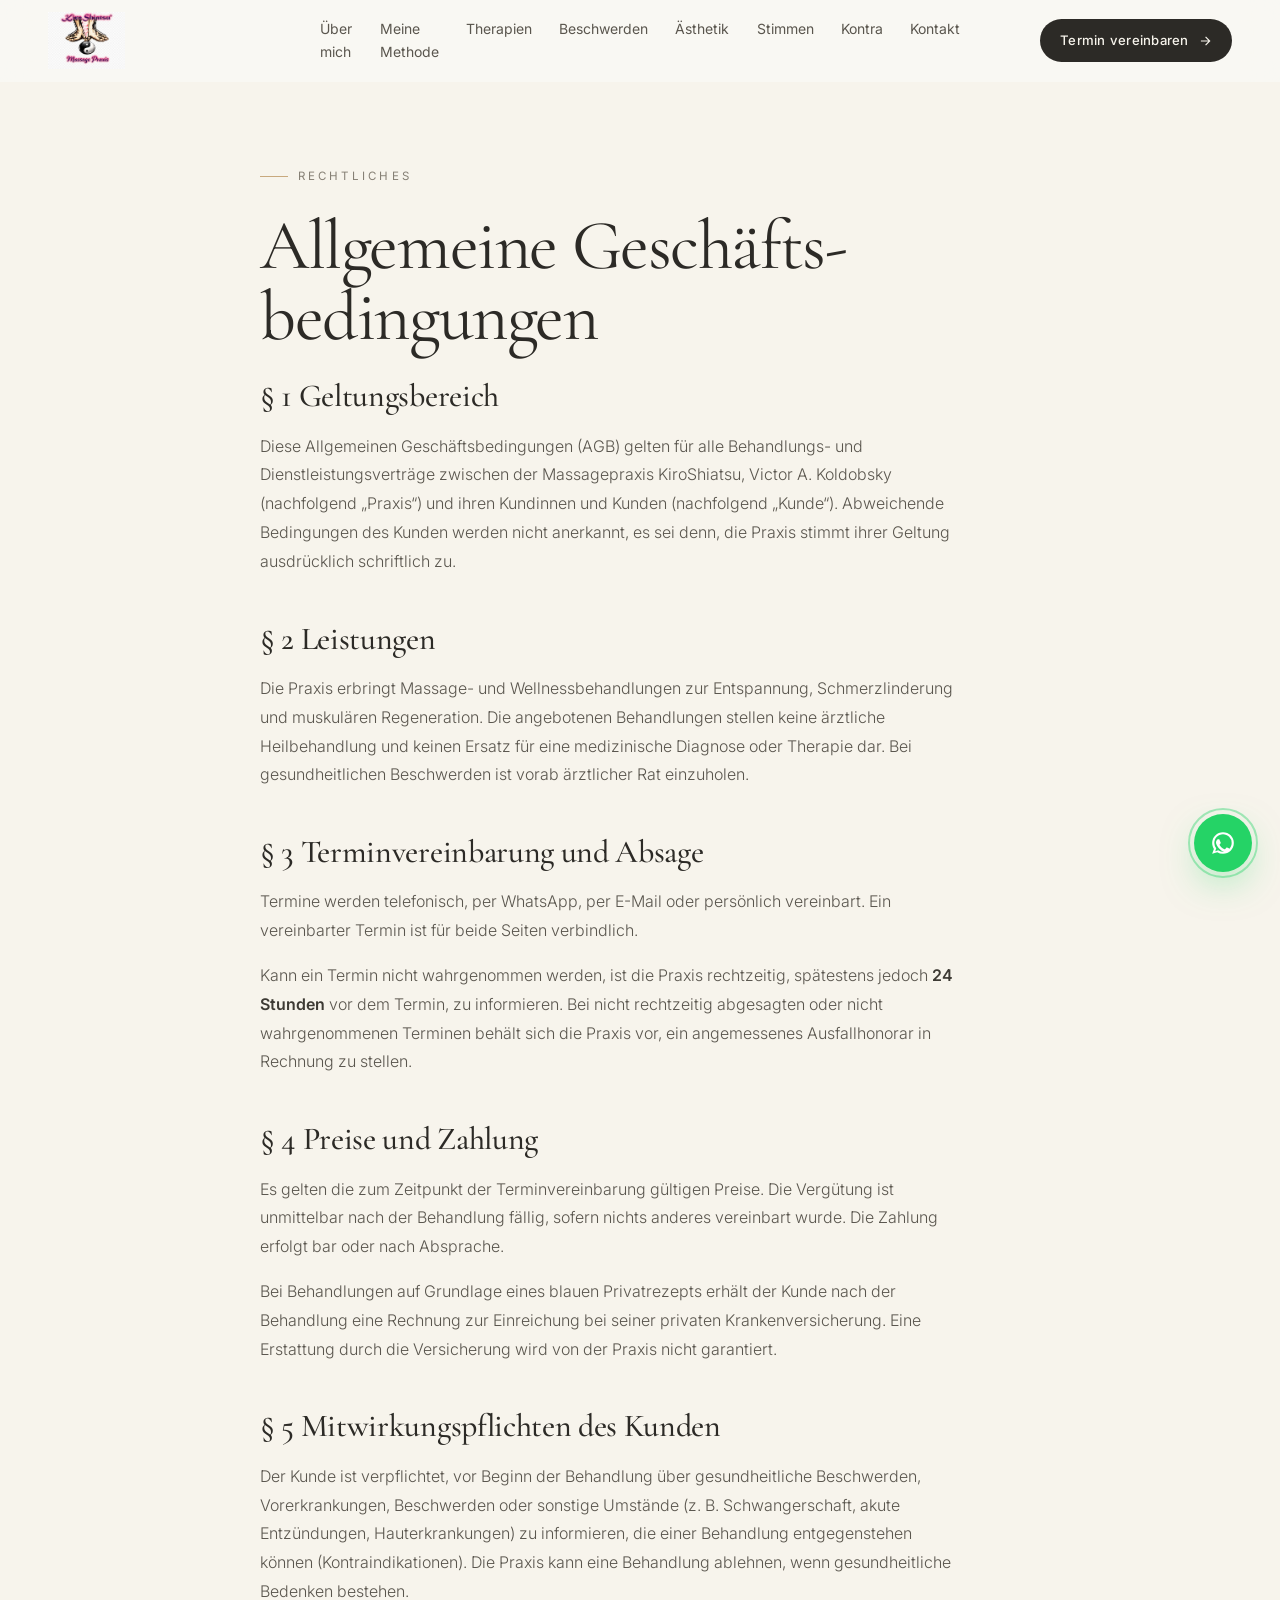
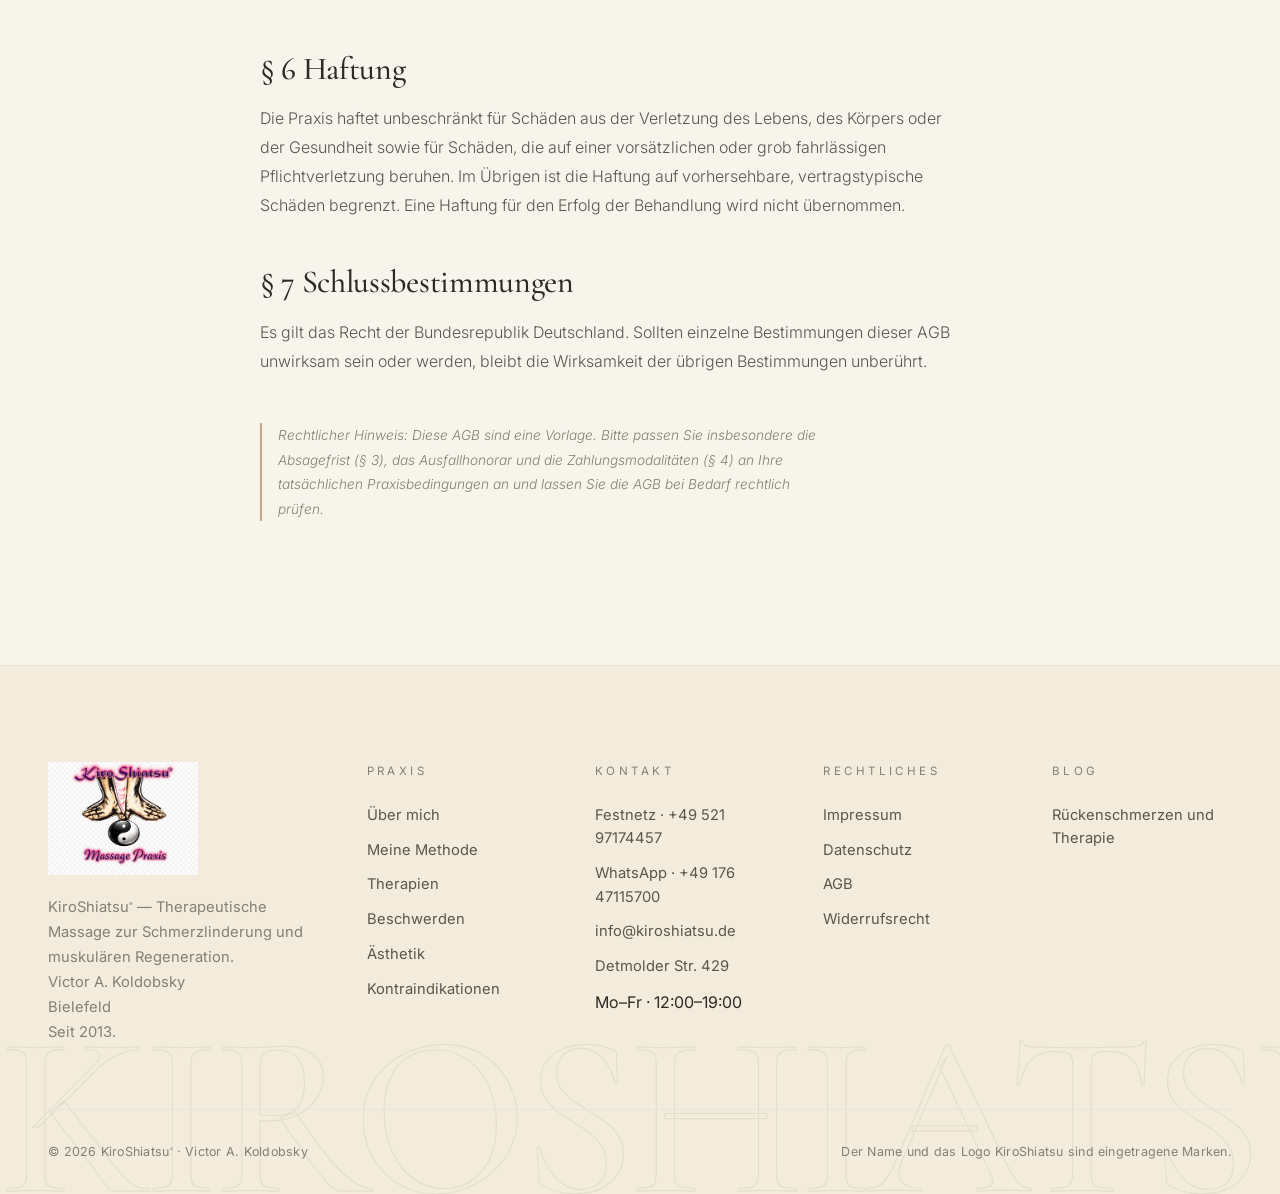
<file: agb.html>
<!DOCTYPE html>
<html lang="de">
<head>
    <meta charset="UTF-8" />
    <meta name="viewport" content="width=device-width, initial-scale=1.0" />
    <meta name="description" content="Allgemeine Geschäftsbedingungen (AGB) — KiroShiatsu® · Victor A. Koldobsky · Bielefeld." />
    <meta name="theme-color" content="#2C2A26" />
    <title>AGB — KiroShiatsu® · Victor A. Koldobsky · Bielefeld</title>
    <link rel="canonical" href="https://kiroshiatsu.de/agb.html" />

    <link rel="icon" type="image/png" href="images/logo.png" />
    <link rel="preconnect" href="https://fonts.googleapis.com" />
    <link rel="preconnect" href="https://fonts.gstatic.com" crossorigin />
    <link href="https://fonts.googleapis.com/css2?family=Cormorant+Garamond:ital,wght@0,300;0,400;0,500;0,600;1,300;1,400&family=Inter:wght@300;400;500;600;700&display=swap" rel="stylesheet" />

    <link rel="stylesheet" href="style.css" />
    <!-- Structured data: LocalBusiness -->
    <script type="application/ld+json">
    {
      "@context": "https://schema.org",
      "@type": "LocalBusiness",
      "@id": "https://kiroshiatsu.de/#business",
      "name": "KiroShiatsu®",
      "image": "https://kiroshiatsu.de/images/logo.png",
      "description": "Therapeutische Massage zur Schmerzlinderung in Bielefeld. Spezialisierte Therapien für Rücken-, Nacken- und muskuläre Beschwerden. Victor A. Koldobsky — Diplomierter Chiromasseur seit 2013.",
      "url": "https://kiroshiatsu.de",
      "telephone": "+49-521-97174457",
      "email": "info@kiroshiatsu.de",
      "address": {
        "@type": "PostalAddress",
        "streetAddress": "Detmolder Str. 429",
        "addressLocality": "Bielefeld",
        "postalCode": "33605",
        "addressRegion": "Nordrhein-Westfalen",
        "addressCountry": "DE"
      },
      "priceRange": "$$",
      "areaServed": [
        {
          "@type": "City",
          "name": "Bielefeld"
        },
        {
          "@type": "Region",
          "name": "Nordrhein-Westfalen"
        }
      ],
      "openingHoursSpecification": [
        {
          "@type": "OpeningHoursSpecification",
          "dayOfWeek": ["Monday", "Tuesday", "Wednesday", "Thursday", "Friday"],
          "opens": "12:00",
          "closes": "19:00"
        }
      ],
      "sameAs": [
        "https://maps.google.com/?q=Detmolder+Str+429+33605+Bielefeld"
      ],
      "knowsAbout": [
        "Therapeutische Massage",
        "Shiatsu",
        "Sportmassage",
        "Lymphdrainage",
        "Tui Na",
        "Fußreflexzonenmassage",
        "Ohrakupunktur",
        "Schmerzbehandlung",
        "Rückenmassage",
        "Nackenmassage"
      ],
      "founder": {
        "@type": "Person",
        "name": "Victor A. Koldobsky",
        "jobTitle": "Diplomierter Chiromasseur",
        "knownFor": "KiroShiatsu® und therapeutische Massage"
      },
      "foundingDate": "2013",
      "contactPoint": {
        "@type": "ContactPoint",
        "contactType": "Customer Service",
        "telephone": "+49-521-97174457",
        "availableLanguage": ["de", "es"]
      }
    }
    </script>

</head>
<body>
    <!-- Progress Bar -->
    <div class="scroll-progress" id="scrollProgress"></div>

    <!-- Navbar -->
    <header class="navbar" id="navbar">
        <div class="nav-container">
            <a href="index.html" class="nav-logo" data-magnetic aria-label="KiroShiatsu — Startseite">
                <img src="images/logo.png" alt="KiroShiatsu®" class="nav-logo-img" />
            </a>

            <nav class="nav-links" id="navLinks">
                <a href="ueber-mich.html" class="nav-link">Über mich</a>
                <a href="methode.html" class="nav-link">Meine Methode</a>
                <a href="therapien.html" class="nav-link">Therapien</a>
                <a href="beschwerden.html" class="nav-link">Beschwerden</a>
                <a href="aesthetik.html" class="nav-link">Ästhetik</a>
                <a href="stimmen.html" class="nav-link">Stimmen</a>
                <a href="kontra.html" class="nav-link">Kontra</a>
                <a href="kontakt.html" class="nav-link">Kontakt</a>
            </nav>

            <a href="kontakt.html" class="nav-cta" data-magnetic>
                <span>Termin vereinbaren</span>
                <svg width="14" height="14" viewBox="0 0 24 24" fill="none" stroke="currentColor" stroke-width="2">
                    <path d="M5 12h14M13 5l7 7-7 7"/>
                </svg>
            </a>

            <button class="nav-toggle" id="navToggle" aria-label="Menü">
                <span></span>
                <span></span>
            </button>
        </div>
    </header>

    <!-- Mobile menu -->
    <div class="mobile-menu" id="mobileMenu">
        <nav class="mobile-menu-links">
            <a href="ueber-mich.html">Über mich</a>
            <a href="methode.html">Meine Methode</a>
            <a href="therapien.html">Therapien</a>
            <a href="beschwerden.html">Beschwerden</a>
            <a href="aesthetik.html">Ästhetische Massage</a>
            <a href="stimmen.html">Stimmen</a>
            <a href="kontra.html">Kontraindikationen</a>
            <a href="kontakt.html">Kontakt</a>
        </nav>
        <div class="mobile-menu-footer">
            <a href="tel:+4952197174457">Festnetz: +49 521 97174457</a>
            <a href="https://wa.me/4917647115700?text=Hallo%2C%20ich%20m%C3%B6chte%20einen%20Termin%20vereinbaren." target="_blank" rel="noopener">WhatsApp: +49 176 47115700</a>
            <a href="mailto:info@kiroshiatsu.de">info@kiroshiatsu.de</a>
        </div>
    </div>

    <main id="top">
        <section class="section page-top">
            <div class="container">
                <div class="legal">
                    <span class="eyebrow reveal">Rechtliches</span>
                    <h1 class="section-title reveal">Allgemeine Geschäfts&shy;bedingungen</h1>

                    <h2 class="legal-heading">§ 1 Geltungsbereich</h2>
                    <p>
                        Diese Allgemeinen Geschäftsbedingungen (AGB) gelten für
                        alle Behandlungs- und Dienstleistungsverträge zwischen der
                        Massagepraxis KiroShiatsu, Victor A. Koldobsky (nachfolgend
                        „Praxis“) und ihren Kundinnen und Kunden (nachfolgend
                        „Kunde“). Abweichende Bedingungen des Kunden werden nicht
                        anerkannt, es sei denn, die Praxis stimmt ihrer Geltung
                        ausdrücklich schriftlich zu.
                    </p>

                    <h2 class="legal-heading">§ 2 Leistungen</h2>
                    <p>
                        Die Praxis erbringt Massage- und Wellnessbehandlungen zur
                        Entspannung, Schmerzlinderung und muskulären Regeneration.
                        Die angebotenen Behandlungen stellen keine ärztliche
                        Heilbehandlung und keinen Ersatz für eine medizinische
                        Diagnose oder Therapie dar. Bei gesundheitlichen Beschwerden
                        ist vorab ärztlicher Rat einzuholen.
                    </p>

                    <h2 class="legal-heading">§ 3 Terminvereinbarung und Absage</h2>
                    <p>
                        Termine werden telefonisch, per WhatsApp, per E-Mail oder
                        persönlich vereinbart. Ein vereinbarter Termin ist für beide
                        Seiten verbindlich.
                    </p>
                    <p>
                        Kann ein Termin nicht wahrgenommen werden, ist die Praxis
                        rechtzeitig, spätestens jedoch <strong>24 Stunden</strong>
                        vor dem Termin, zu informieren. Bei nicht rechtzeitig
                        abgesagten oder nicht wahrgenommenen Terminen behält sich die
                        Praxis vor, ein angemessenes Ausfallhonorar in Rechnung zu
                        stellen.
                    </p>

                    <h2 class="legal-heading">§ 4 Preise und Zahlung</h2>
                    <p>
                        Es gelten die zum Zeitpunkt der Terminvereinbarung gültigen
                        Preise. Die Vergütung ist unmittelbar nach der Behandlung
                        fällig, sofern nichts anderes vereinbart wurde. Die Zahlung
                        erfolgt bar oder nach Absprache.
                    </p>
                    <p>
                        Bei Behandlungen auf Grundlage eines blauen Privatrezepts
                        erhält der Kunde nach der Behandlung eine Rechnung zur
                        Einreichung bei seiner privaten Krankenversicherung. Eine
                        Erstattung durch die Versicherung wird von der Praxis nicht
                        garantiert.
                    </p>

                    <h2 class="legal-heading">§ 5 Mitwirkungspflichten des Kunden</h2>
                    <p>
                        Der Kunde ist verpflichtet, vor Beginn der Behandlung über
                        gesundheitliche Beschwerden, Vorerkrankungen, Beschwerden
                        oder sonstige Umstände (z. B. Schwangerschaft, akute
                        Entzündungen, Hauterkrankungen) zu informieren, die einer
                        Behandlung entgegenstehen können (Kontraindikationen). Die
                        Praxis kann eine Behandlung ablehnen, wenn gesundheitliche
                        Bedenken bestehen.
                    </p>

                    <h2 class="legal-heading">§ 6 Haftung</h2>
                    <p>
                        Die Praxis haftet unbeschränkt für Schäden aus der
                        Verletzung des Lebens, des Körpers oder der Gesundheit sowie
                        für Schäden, die auf einer vorsätzlichen oder grob
                        fahrlässigen Pflichtverletzung beruhen. Im Übrigen ist die
                        Haftung auf vorhersehbare, vertragstypische Schäden
                        begrenzt. Eine Haftung für den Erfolg der Behandlung wird
                        nicht übernommen.
                    </p>

                    <h2 class="legal-heading">§ 7 Schlussbestimmungen</h2>
                    <p>
                        Es gilt das Recht der Bundesrepublik Deutschland. Sollten
                        einzelne Bestimmungen dieser AGB unwirksam sein oder werden,
                        bleibt die Wirksamkeit der übrigen Bestimmungen unberührt.
                    </p>

                    <p class="legal-note">
                        Rechtlicher Hinweis: Diese AGB sind eine Vorlage. Bitte
                        passen Sie insbesondere die Absagefrist (§ 3), das
                        Ausfallhonorar und die Zahlungsmodalitäten (§ 4) an Ihre
                        tatsächlichen Praxisbedingungen an und lassen Sie die AGB
                        bei Bedarf rechtlich prüfen.
                    </p>
                </div>
            </div>
        </section>
    </main>

    <!-- FOOTER -->
    <footer class="footer">
        <div class="container">
            <div class="footer-top">
                <div class="footer-brand">
                    <img src="images/logo.png" alt="KiroShiatsu® Massagepraxis" class="footer-logo-img" />
                    <p>
                        KiroShiatsu<sup class="reg">®</sup> — Therapeutische Massage zur
                        Schmerzlinderung und muskulären Regeneration.<br/>
                        Victor A. Koldobsky<br/>Bielefeld<br/>Seit 2013.
                    </p>
                </div>

                <div class="footer-col">
                    <span class="footer-label">Praxis</span>
                    <a href="ueber-mich.html">Über mich</a>
                    <a href="methode.html">Meine Methode</a>
                    <a href="therapien.html">Therapien</a>
                    <a href="beschwerden.html">Beschwerden</a>
                    <a href="aesthetik.html">Ästhetik</a>
                    <a href="kontra.html">Kontraindikationen</a>
                </div>

                <div class="footer-col">
                    <span class="footer-label">Kontakt</span>
                    <a href="tel:+4952197174457">Festnetz · +49 521 97174457</a>
                    <a href="https://wa.me/4917647115700?text=Hallo%2C%20ich%20m%C3%B6chte%20einen%20Termin%20vereinbaren." target="_blank" rel="noopener">WhatsApp · +49 176 47115700</a>
                    <a href="mailto:info@kiroshiatsu.de">info@kiroshiatsu.de</a>
                    <a href="https://maps.google.com/?q=Detmolder+Str+429+33605+Bielefeld" target="_blank" rel="noopener">Detmolder Str. 429</a>
                    <span>Mo–Fr · 12:00–19:00</span>
                </div>

                <div class="footer-col">
                    <span class="footer-label">Rechtliches</span>
                    <a href="impressum.html">Impressum</a>
                    <a href="datenschutz.html">Datenschutz</a>
                    <a href="agb.html">AGB</a>
                    <a href="widerrufsrecht.html">Widerrufsrecht</a>
                </div>

                <div class="footer-col">
                    <span class="footer-label">Blog</span>
                    <a href="blog/rueckenschmerzen-therapie.html">Rückenschmerzen und Therapie</a>
                </div>
            </div>

            <div class="footer-bottom">
                <span>© <span id="year"></span> KiroShiatsu<sup class="reg">®</sup> · Victor A. Koldobsky</span>
                <span class="footer-made">Der Name und das Logo KiroShiatsu sind eingetragene Marken.</span>
            </div>
        </div>

        <div class="footer-bigmark" aria-hidden="true">KIROSHIATSU</div>
    </footer>

    <!-- Floating WhatsApp -->
    <a href="https://wa.me/4917647115700?text=Hallo%2C%20ich%20m%C3%B6chte%20einen%20Termin%20vereinbaren." class="wa-float" target="_blank" rel="noopener" aria-label="WhatsApp" data-magnetic>
        <svg viewBox="0 0 32 32" fill="currentColor" width="26" height="26">
            <path d="M16.004 2.667C8.643 2.667 2.671 8.64 2.671 16c0 2.67.78 5.155 2.116 7.25L2.667 29.333l6.24-2.073a13.25 13.25 0 0 0 7.097 2.073h.006c7.36 0 13.333-5.972 13.333-13.333 0-3.563-1.387-6.91-3.905-9.427a13.237 13.237 0 0 0-9.434-3.906Zm0 2.666c2.849 0 5.525 1.11 7.542 3.126A10.604 10.604 0 0 1 26.671 16c0 5.889-4.782 10.667-10.667 10.667h-.005a10.593 10.593 0 0 1-5.422-1.485l-.389-.231-3.704 1.228 1.238-3.613-.252-.402A10.604 10.604 0 0 1 5.337 16c0-5.889 4.779-10.667 10.667-10.667Zm-5.98 6.027c-.287 0-.75.106-1.144.534-.394.427-1.504 1.47-1.504 3.587s1.543 4.16 1.757 4.448c.213.288 2.999 4.8 7.386 6.538 3.643 1.444 4.385 1.158 5.178 1.086.793-.07 2.554-1.042 2.915-2.05.36-1.008.36-1.873.252-2.052-.107-.178-.395-.285-.827-.498-.433-.213-2.555-1.262-2.953-1.405-.397-.143-.688-.214-.977.215-.29.427-1.12 1.403-1.374 1.692-.254.29-.507.325-.94.113-.433-.214-1.827-.674-3.482-2.147-1.287-1.146-2.156-2.56-2.41-2.99-.253-.427-.026-.658.188-.87.194-.191.432-.498.648-.747.216-.25.287-.427.432-.712.143-.285.07-.534-.035-.747-.107-.213-.94-2.337-1.32-3.192-.338-.77-.687-.672-.94-.683l-.792-.014Z"/>
        </svg>
        <span class="wa-tooltip">Schreiben Sie uns</span>
    </a>

    <script src="script.js"></script>
</body>
</html>
</file>
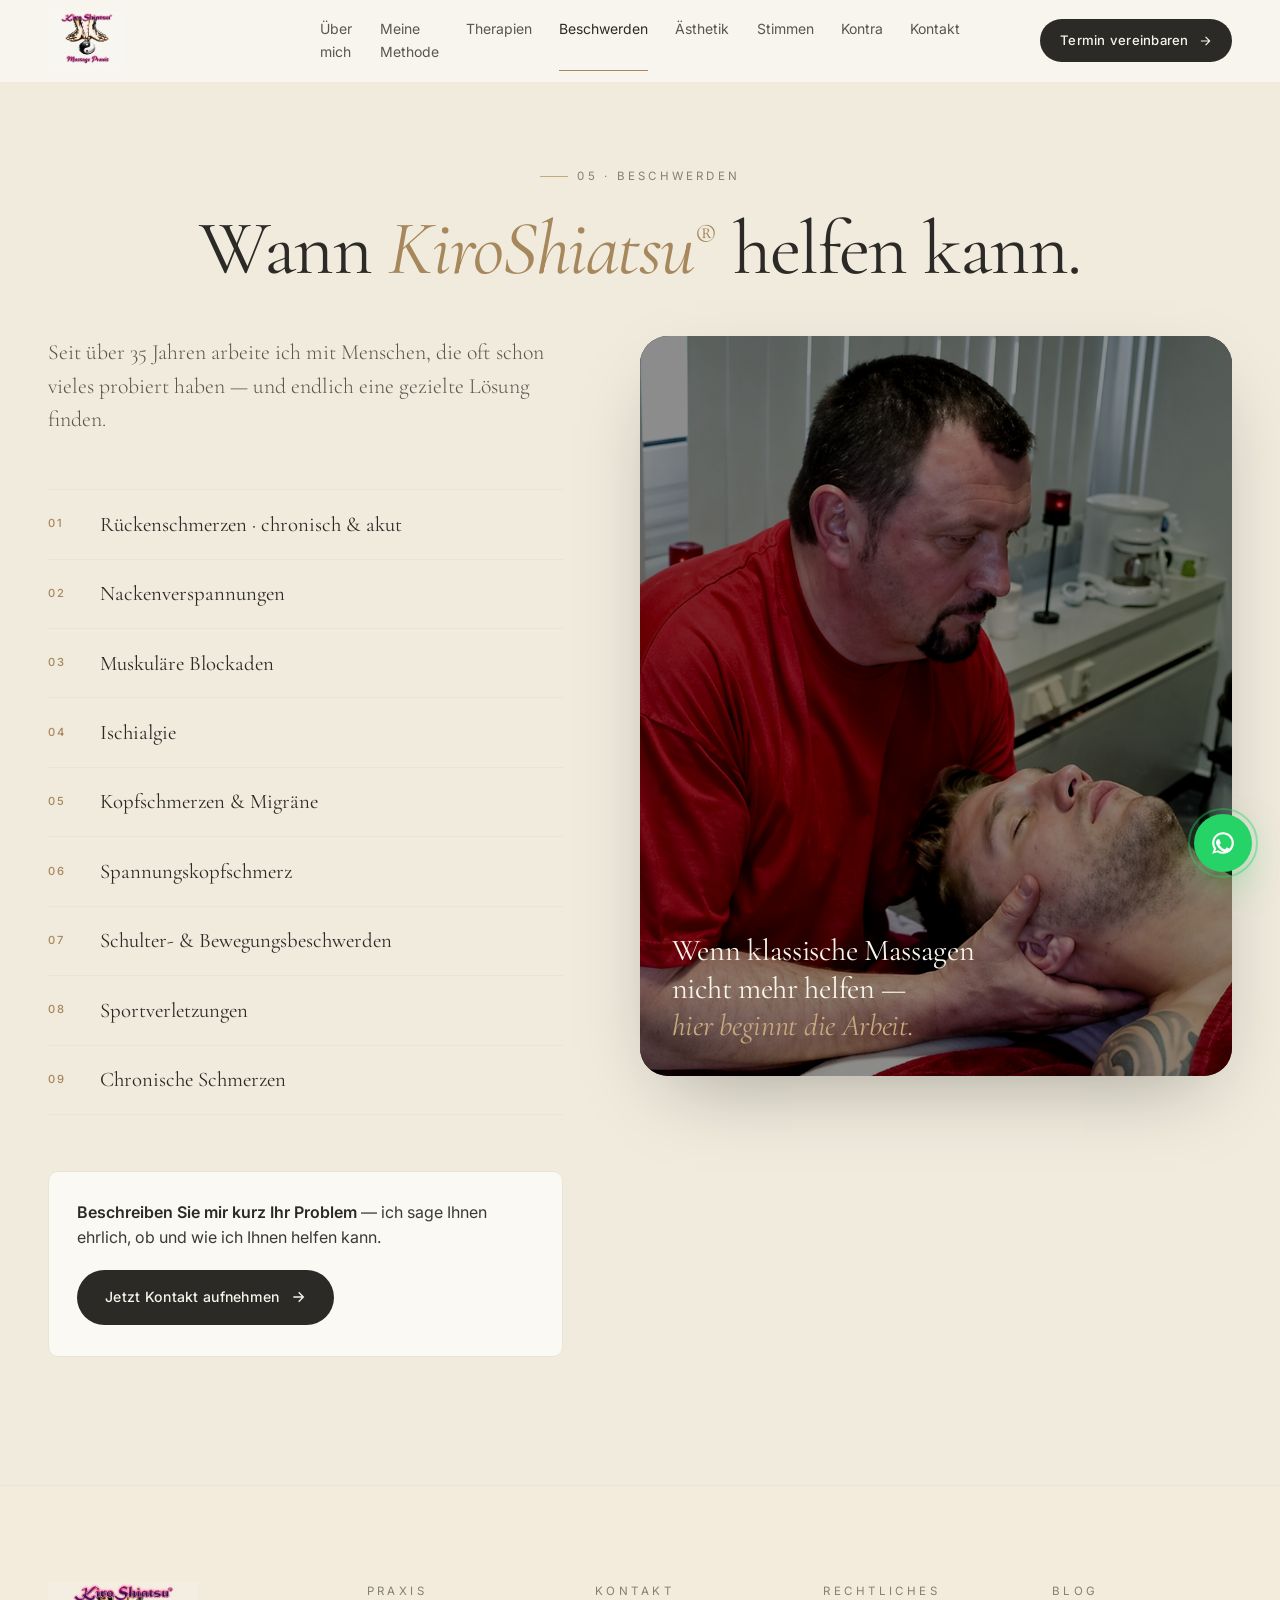
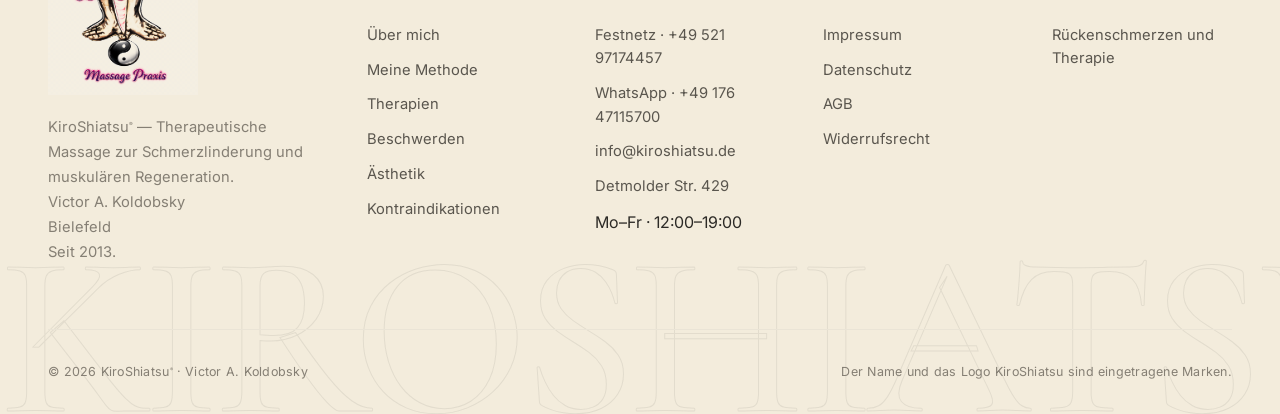
<file: beschwerden.html>
<!DOCTYPE html>
<html lang="de">
<head>
    <meta charset="UTF-8" />
    <meta name="viewport" content="width=device-width, initial-scale=1.0" />
    <meta name="description" content="Beschwerden — Wann KiroShiatsu® helfen kann. Bei Rückenschmerzen, Nackenverspannungen, Ischialgie, Kopfschmerzen, Sportverletzungen und chronischen Schmerzen." />
    <meta name="theme-color" content="#2C2A26" />
    <title>Beschwerden — KiroShiatsu® · Victor A. Koldobsky · Bielefeld</title>
    <link rel="canonical" href="https://kiroshiatsu.de/beschwerden.html" />

    <link rel="icon" type="image/png" href="images/logo.png" />
    <link rel="preconnect" href="https://fonts.googleapis.com" />
    <link rel="preconnect" href="https://fonts.gstatic.com" crossorigin />
    <link href="https://fonts.googleapis.com/css2?family=Cormorant+Garamond:ital,wght@0,300;0,400;0,500;0,600;1,300;1,400&family=Inter:wght@300;400;500;600;700&display=swap" rel="stylesheet" />

    <link rel="stylesheet" href="style.css?v=20260626" />
    <!-- Structured data: LocalBusiness -->
    <script type="application/ld+json">
    {
      "@context": "https://schema.org",
      "@type": "LocalBusiness",
      "@id": "https://kiroshiatsu.de/#business",
      "name": "KiroShiatsu®",
      "image": "https://kiroshiatsu.de/images/logo.png",
      "description": "Therapeutische Massage zur Schmerzlinderung in Bielefeld. Spezialisierte Therapien für Rücken-, Nacken- und muskuläre Beschwerden. Victor A. Koldobsky — Diplomierter Chiromasseur seit 2013.",
      "url": "https://kiroshiatsu.de",
      "telephone": "+49-521-97174457",
      "email": "info@kiroshiatsu.de",
      "address": {
        "@type": "PostalAddress",
        "streetAddress": "Detmolder Str. 429",
        "addressLocality": "Bielefeld",
        "postalCode": "33605",
        "addressRegion": "Nordrhein-Westfalen",
        "addressCountry": "DE"
      },
      "priceRange": "$$",
      "areaServed": [
        {
          "@type": "City",
          "name": "Bielefeld"
        },
        {
          "@type": "Region",
          "name": "Nordrhein-Westfalen"
        }
      ],
      "openingHoursSpecification": [
        {
          "@type": "OpeningHoursSpecification",
          "dayOfWeek": ["Monday", "Tuesday", "Wednesday", "Thursday", "Friday"],
          "opens": "12:00",
          "closes": "19:00"
        }
      ],
      "sameAs": [
        "https://maps.google.com/?q=Detmolder+Str+429+33605+Bielefeld"
      ],
      "knowsAbout": [
        "Therapeutische Massage",
        "Shiatsu",
        "Sportmassage",
        "Lymphdrainage",
        "Tui Na",
        "Fußreflexzonenmassage",
        "Ohrakupunktur",
        "Schmerzbehandlung",
        "Rückenmassage",
        "Nackenmassage"
      ],
      "founder": {
        "@type": "Person",
        "name": "Victor A. Koldobsky",
        "jobTitle": "Diplomierter Chiromasseur",
        "knownFor": "KiroShiatsu® und therapeutische Massage"
      },
      "foundingDate": "2013",
      "contactPoint": {
        "@type": "ContactPoint",
        "contactType": "Customer Service",
        "telephone": "+49-521-97174457",
        "availableLanguage": ["de", "es"]
      }
    }
    </script>

</head>
<body>
    <!-- Loader -->
    <div class="loader" id="loader">
        <div class="loader-inner">
            <span class="loader-word">KIRO</span>
            <span class="loader-word">SHIATSU</span>
            <span class="loader-word">®</span>
        </div>
    </div>

    <!-- SVG filters: clean logo background -->
    <svg width="0" height="0" style="position:absolute" aria-hidden="true">
        <filter id="logo-clean" color-interpolation-filters="sRGB">
            <feColorMatrix type="matrix" values="
                1 0 0 0 0
                0 1 0 0 0
                0 0 1 0 0
                -2 -2 -2 3 0"/>
        </filter>
        <filter id="logo-soft" color-interpolation-filters="sRGB">
            <feColorMatrix type="matrix" values="
                1 0 0 0 0
                0 1 0 0 0
                0 0 1 0 0
                -0.65 -0.65 -0.65 2.1 0"/>
        </filter>
    </svg>

    <!-- Progress Bar -->
    <div class="scroll-progress" id="scrollProgress"></div>

    <!-- Navbar -->
    <header class="navbar" id="navbar">
        <div class="nav-container">
            <a href="index.html" class="nav-logo" data-magnetic aria-label="KiroShiatsu — Startseite">
                <img src="images/logo.png" alt="KiroShiatsu®" class="nav-logo-img" />
            </a>

            <nav class="nav-links" id="navLinks">
                <a href="ueber-mich.html" class="nav-link">Über mich</a>
                <a href="methode.html" class="nav-link">Meine Methode</a>
                <a href="therapien.html" class="nav-link">Therapien</a>
                <a href="beschwerden.html" class="nav-link active">Beschwerden</a>
                <a href="aesthetik.html" class="nav-link">Ästhetik</a>
                <a href="stimmen.html" class="nav-link">Stimmen</a>
                <a href="kontra.html" class="nav-link">Kontra</a>
                <a href="kontakt.html" class="nav-link">Kontakt</a>
            </nav>

            <a href="kontakt.html" class="nav-cta" data-magnetic>
                <span>Termin vereinbaren</span>
                <svg width="14" height="14" viewBox="0 0 24 24" fill="none" stroke="currentColor" stroke-width="2">
                    <path d="M5 12h14M13 5l7 7-7 7"/>
                </svg>
            </a>

            <button class="nav-toggle" id="navToggle" aria-label="Menü">
                <span></span>
                <span></span>
            </button>
        </div>
    </header>

    <!-- Mobile menu -->
    <div class="mobile-menu" id="mobileMenu">
        <nav class="mobile-menu-links">
            <a href="ueber-mich.html">Über mich</a>
            <a href="methode.html">Meine Methode</a>
            <a href="therapien.html">Therapien</a>
            <a href="beschwerden.html">Beschwerden</a>
            <a href="aesthetik.html">Ästhetische Massage</a>
            <a href="stimmen.html">Stimmen</a>
            <a href="kontra.html">Kontraindikationen</a>
            <a href="kontakt.html">Kontakt</a>
        </nav>
        <div class="mobile-menu-footer">
            <a href="tel:+4952197174457">Festnetz: +49 521 97174457</a>
            <a href="https://wa.me/4917647115700?text=Hallo%2C%20ich%20m%C3%B6chte%20einen%20Termin%20vereinbaren." target="_blank" rel="noopener">WhatsApp: +49 176 47115700</a>
            <a href="mailto:info@kiroshiatsu.de">info@kiroshiatsu.de</a>
        </div>
    </div>

    <main id="top">

        <!-- BESCHWERDEN -->
        <section class="section beschwerden page-top" id="beschwerden">
            <div class="container">
                <div class="beschwerden-header reveal">
                    <span class="eyebrow">05 · Beschwerden</span>
                    <h2 class="section-title">
                        Wann <em>KiroShiatsu<sup class="reg">®</sup></em> helfen kann.
                    </h2>
                </div>
            </div>
            <div class="container grid-split reverse">
                <div class="col-text">
                    <p class="lead reveal">
                        Seit über 35 Jahren arbeite ich mit Menschen, die oft
                        schon vieles probiert haben — und endlich eine gezielte
                        Lösung finden.
                    </p>

                    <ul class="beschwerden-list reveal">
                        <li><span>01</span>Rückenschmerzen · chronisch &amp; akut</li>
                        <li><span>02</span>Nackenverspannungen</li>
                        <li><span>03</span>Muskuläre Blockaden</li>
                        <li><span>04</span>Ischialgie</li>
                        <li><span>05</span>Kopfschmerzen &amp; Migräne</li>
                        <li><span>06</span>Spannungskopfschmerz</li>
                        <li><span>07</span>Schulter- &amp; Bewegungsbeschwerden</li>
                        <li><span>08</span>Sportverletzungen</li>
                        <li><span>09</span>Chronische Schmerzen</li>
                    </ul>

                    <div class="beschwerden-cta reveal">
                        <p>
                            <strong>Beschreiben Sie mir kurz Ihr Problem</strong> —
                            ich sage Ihnen ehrlich, ob und wie ich Ihnen
                            helfen kann.
                        </p>
                        <a href="kontakt.html" class="btn btn-primary" data-magnetic>
                            <span>Jetzt Kontakt aufnehmen</span>
                            <svg width="16" height="16" viewBox="0 0 24 24" fill="none" stroke="currentColor" stroke-width="2">
                                <path d="M5 12h14M13 5l7 7-7 7"/>
                            </svg>
                        </a>
                    </div>
                </div>

                <div class="col-visual reveal-parallax">
                    <div class="beschwerden-image">
                        <img src="images/beschwerden.jpg" alt="Therapeutische Massage bei Rückenschmerzen" />
                        <div class="beschwerden-overlay">
                            <span class="overlay-line">Wenn klassische Massagen</span>
                            <span class="overlay-line">nicht mehr helfen —</span>
                            <span class="overlay-line"><em>hier beginnt die Arbeit.</em></span>
                        </div>
                    </div>
                </div>
            </div>
        </section>
    </main>

    <!-- FOOTER -->
    <footer class="footer">
        <div class="container">
            <div class="footer-top">
                <div class="footer-brand">
                    <img src="images/logo.png" alt="KiroShiatsu® Massagepraxis" class="footer-logo-img" />
                    <p>
                        KiroShiatsu<sup class="reg">®</sup> — Therapeutische Massage zur
                        Schmerzlinderung und muskulären Regeneration.<br/>
                        Victor A. Koldobsky<br/>Bielefeld<br/>Seit 2013.
                    </p>
                </div>

                <div class="footer-col">
                    <span class="footer-label">Praxis</span>
                    <a href="ueber-mich.html">Über mich</a>
                    <a href="methode.html">Meine Methode</a>
                    <a href="therapien.html">Therapien</a>
                    <a href="beschwerden.html">Beschwerden</a>
                    <a href="aesthetik.html">Ästhetik</a>
                    <a href="kontra.html">Kontraindikationen</a>
                </div>

                <div class="footer-col">
                    <span class="footer-label">Kontakt</span>
                    <a href="tel:+4952197174457">Festnetz · +49 521 97174457</a>
                    <a href="https://wa.me/4917647115700?text=Hallo%2C%20ich%20m%C3%B6chte%20einen%20Termin%20vereinbaren." target="_blank" rel="noopener">WhatsApp · +49 176 47115700</a>
                    <a href="mailto:info@kiroshiatsu.de">info@kiroshiatsu.de</a>
                    <a href="https://maps.google.com/?q=Detmolder+Str+429+33605+Bielefeld" target="_blank" rel="noopener">Detmolder Str. 429</a>
                    <span>Mo–Fr · 12:00–19:00</span>
                </div>

                <div class="footer-col">
                    <span class="footer-label">Rechtliches</span>
                    <a href="impressum.html">Impressum</a>
                    <a href="datenschutz.html">Datenschutz</a>
                    <a href="agb.html">AGB</a>
                    <a href="widerrufsrecht.html">Widerrufsrecht</a>
                </div>

                <div class="footer-col">
                    <span class="footer-label">Blog</span>
                    <a href="blog/rueckenschmerzen-therapie.html">Rückenschmerzen und Therapie</a>
                </div>
            </div>

            <div class="footer-bottom">
                <span>© <span id="year"></span> KiroShiatsu<sup class="reg">®</sup> · Victor A. Koldobsky</span>
                <span class="footer-made">Der Name und das Logo KiroShiatsu sind eingetragene Marken.</span>
            </div>
        </div>

        <div class="footer-bigmark" aria-hidden="true">KIROSHIATSU</div>
    </footer>

    <!-- Floating WhatsApp -->
    <a href="https://wa.me/4917647115700?text=Hallo%2C%20ich%20m%C3%B6chte%20einen%20Termin%20vereinbaren." class="wa-float" target="_blank" rel="noopener" aria-label="WhatsApp" data-magnetic>
        <svg viewBox="0 0 32 32" fill="currentColor" width="26" height="26">
            <path d="M16.004 2.667C8.643 2.667 2.671 8.64 2.671 16c0 2.67.78 5.155 2.116 7.25L2.667 29.333l6.24-2.073a13.25 13.25 0 0 0 7.097 2.073h.006c7.36 0 13.333-5.972 13.333-13.333 0-3.563-1.387-6.91-3.905-9.427a13.237 13.237 0 0 0-9.434-3.906Zm0 2.666c2.849 0 5.525 1.11 7.542 3.126A10.604 10.604 0 0 1 26.671 16c0 5.889-4.782 10.667-10.667 10.667h-.005a10.593 10.593 0 0 1-5.422-1.485l-.389-.231-3.704 1.228 1.238-3.613-.252-.402A10.604 10.604 0 0 1 5.337 16c0-5.889 4.779-10.667 10.667-10.667Zm-5.98 6.027c-.287 0-.75.106-1.144.534-.394.427-1.504 1.47-1.504 3.587s1.543 4.16 1.757 4.448c.213.288 2.999 4.8 7.386 6.538 3.643 1.444 4.385 1.158 5.178 1.086.793-.07 2.554-1.042 2.915-2.05.36-1.008.36-1.873.252-2.052-.107-.178-.395-.285-.827-.498-.433-.213-2.555-1.262-2.953-1.405-.397-.143-.688-.214-.977.215-.29.427-1.12 1.403-1.374 1.692-.254.29-.507.325-.94.113-.433-.214-1.827-.674-3.482-2.147-1.287-1.146-2.156-2.56-2.41-2.99-.253-.427-.026-.658.188-.87.194-.191.432-.498.648-.747.216-.25.287-.427.432-.712.143-.285.07-.534-.035-.747-.107-.213-.94-2.337-1.32-3.192-.338-.77-.687-.672-.94-.683l-.792-.014Z"/>
        </svg>
        <span class="wa-tooltip">Schreiben Sie uns</span>
    </a>

    <script src="script.js"></script>
</body>
</html>
</file>
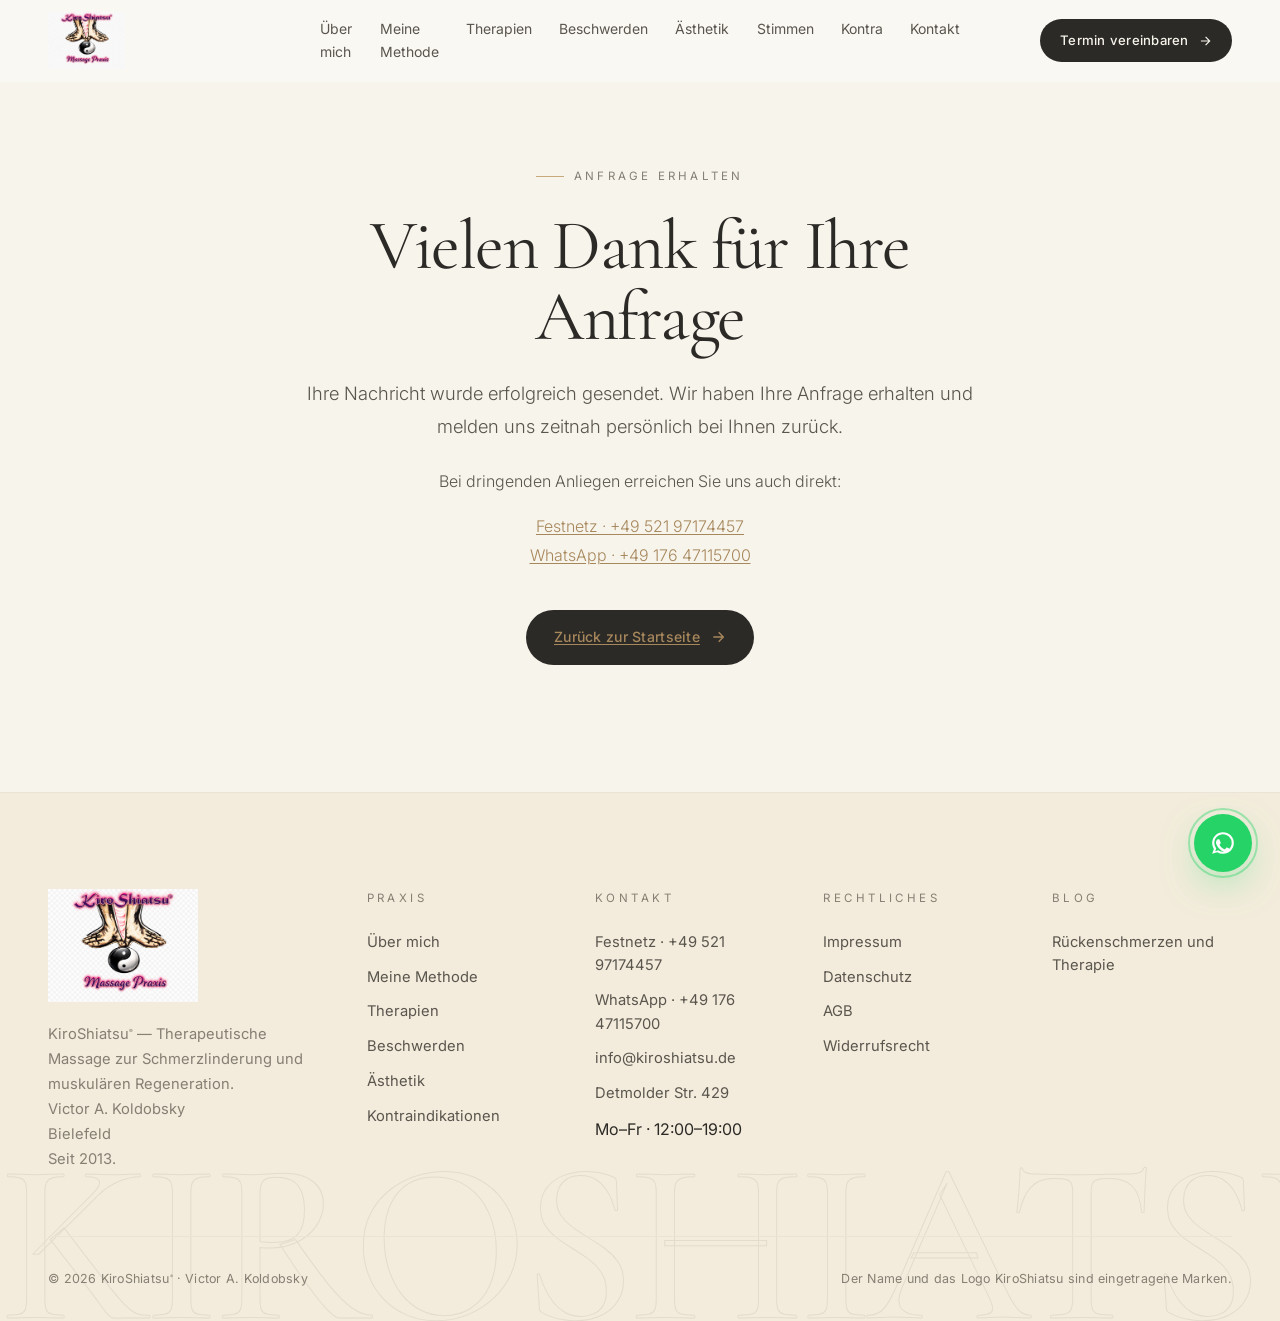
<file: danke.html>
<!DOCTYPE html>
<html lang="de">
<head>
    <meta charset="UTF-8" />
    <meta name="viewport" content="width=device-width, initial-scale=1.0" />
    <meta name="description" content="Vielen Dank für Ihre Anfrage — KiroShiatsu® · Victor A. Koldobsky · Bielefeld." />
    <meta name="theme-color" content="#2C2A26" />
    <meta name="robots" content="noindex, follow" />
    <title>Vielen Dank — KiroShiatsu® · Victor A. Koldobsky · Bielefeld</title>
    <link rel="canonical" href="https://kiroshiatsu.de/danke.html" />

    <link rel="icon" type="image/png" href="images/logo.png" />
    <link rel="preconnect" href="https://fonts.googleapis.com" />
    <link rel="preconnect" href="https://fonts.gstatic.com" crossorigin />
    <link href="https://fonts.googleapis.com/css2?family=Cormorant+Garamond:ital,wght@0,300;0,400;0,500;0,600;1,300;1,400&family=Inter:wght@300;400;500;600;700&display=swap" rel="stylesheet" />

    <link rel="stylesheet" href="style.css" />
    <!-- Structured data: LocalBusiness -->
    <script type="application/ld+json">
    {
      "@context": "https://schema.org",
      "@type": "LocalBusiness",
      "@id": "https://kiroshiatsu.de/#business",
      "name": "KiroShiatsu®",
      "image": "https://kiroshiatsu.de/images/logo.png",
      "description": "Therapeutische Massage zur Schmerzlinderung in Bielefeld. Spezialisierte Therapien für Rücken-, Nacken- und muskuläre Beschwerden. Victor A. Koldobsky — Diplomierter Chiromasseur seit 2013.",
      "url": "https://kiroshiatsu.de",
      "telephone": "+49-521-97174457",
      "email": "info@kiroshiatsu.de",
      "address": {
        "@type": "PostalAddress",
        "streetAddress": "Detmolder Str. 429",
        "addressLocality": "Bielefeld",
        "postalCode": "33605",
        "addressRegion": "Nordrhein-Westfalen",
        "addressCountry": "DE"
      },
      "priceRange": "$$",
      "areaServed": [
        {
          "@type": "City",
          "name": "Bielefeld"
        },
        {
          "@type": "Region",
          "name": "Nordrhein-Westfalen"
        }
      ],
      "openingHoursSpecification": [
        {
          "@type": "OpeningHoursSpecification",
          "dayOfWeek": ["Monday", "Tuesday", "Wednesday", "Thursday", "Friday"],
          "opens": "12:00",
          "closes": "19:00"
        }
      ],
      "sameAs": [
        "https://maps.google.com/?q=Detmolder+Str+429+33605+Bielefeld"
      ],
      "knowsAbout": [
        "Therapeutische Massage",
        "Shiatsu",
        "Sportmassage",
        "Lymphdrainage",
        "Tui Na",
        "Fußreflexzonenmassage",
        "Ohrakupunktur",
        "Schmerzbehandlung",
        "Rückenmassage",
        "Nackenmassage"
      ],
      "founder": {
        "@type": "Person",
        "name": "Victor A. Koldobsky",
        "jobTitle": "Diplomierter Chiromasseur",
        "knownFor": "KiroShiatsu® und therapeutische Massage"
      },
      "foundingDate": "2013",
      "contactPoint": {
        "@type": "ContactPoint",
        "contactType": "Customer Service",
        "telephone": "+49-521-97174457",
        "availableLanguage": ["de", "es"]
      }
    }
    </script>

</head>
<body>
    <!-- Progress Bar -->
    <div class="scroll-progress" id="scrollProgress"></div>

    <!-- Navbar -->
    <header class="navbar" id="navbar">
        <div class="nav-container">
            <a href="index.html" class="nav-logo" data-magnetic aria-label="KiroShiatsu — Startseite">
                <img src="images/logo.png" alt="KiroShiatsu®" class="nav-logo-img" />
            </a>

            <nav class="nav-links" id="navLinks">
                <a href="ueber-mich.html" class="nav-link">Über mich</a>
                <a href="methode.html" class="nav-link">Meine Methode</a>
                <a href="therapien.html" class="nav-link">Therapien</a>
                <a href="beschwerden.html" class="nav-link">Beschwerden</a>
                <a href="aesthetik.html" class="nav-link">Ästhetik</a>
                <a href="stimmen.html" class="nav-link">Stimmen</a>
                <a href="kontra.html" class="nav-link">Kontra</a>
                <a href="kontakt.html" class="nav-link">Kontakt</a>
            </nav>

            <a href="kontakt.html" class="nav-cta" data-magnetic>
                <span>Termin vereinbaren</span>
                <svg width="14" height="14" viewBox="0 0 24 24" fill="none" stroke="currentColor" stroke-width="2">
                    <path d="M5 12h14M13 5l7 7-7 7"/>
                </svg>
            </a>

            <button class="nav-toggle" id="navToggle" aria-label="Menü">
                <span></span>
                <span></span>
            </button>
        </div>
    </header>

    <!-- Mobile menu -->
    <div class="mobile-menu" id="mobileMenu">
        <nav class="mobile-menu-links">
            <a href="ueber-mich.html">Über mich</a>
            <a href="methode.html">Meine Methode</a>
            <a href="therapien.html">Therapien</a>
            <a href="beschwerden.html">Beschwerden</a>
            <a href="aesthetik.html">Ästhetische Massage</a>
            <a href="stimmen.html">Stimmen</a>
            <a href="kontra.html">Kontraindikationen</a>
            <a href="kontakt.html">Kontakt</a>
        </nav>
        <div class="mobile-menu-footer">
            <a href="tel:+4952197174457">Festnetz: +49 521 97174457</a>
            <a href="https://wa.me/4917647115700?text=Hallo%2C%20ich%20m%C3%B6chte%20einen%20Termin%20vereinbaren." target="_blank" rel="noopener">WhatsApp: +49 176 47115700</a>
            <a href="mailto:info@kiroshiatsu.de">info@kiroshiatsu.de</a>
        </div>
    </div>

    <main id="top">
        <section class="section page-top">
            <div class="container">
                <div class="legal" style="text-align:center; max-width:680px;">
                    <span class="eyebrow reveal">Anfrage erhalten</span>
                    <h1 class="section-title reveal">Vielen Dank für Ihre Anfrage</h1>
                    <p class="reveal" style="font-size:1.15rem; margin-top:1rem;">
                        Ihre Nachricht wurde erfolgreich gesendet. Wir haben Ihre Anfrage
                        erhalten und melden uns zeitnah persönlich bei Ihnen zurück.
                    </p>
                    <p class="reveal" style="margin-top:1.5rem;">
                        Bei dringenden Anliegen erreichen Sie uns auch direkt:
                    </p>
                    <p class="reveal" style="margin-top:.5rem;">
                        <a href="tel:+4952197174457">Festnetz · +49 521 97174457</a><br/>
                        <a href="https://wa.me/4917647115700?text=Hallo%2C%20ich%20m%C3%B6chte%20einen%20Termin%20vereinbaren." target="_blank" rel="noopener">WhatsApp · +49 176 47115700</a>
                    </p>

                    <div class="reveal" style="margin-top:2.5rem;">
                        <a href="index.html" class="btn btn-primary" data-magnetic>
                            <span>Zurück zur Startseite</span>
                            <svg width="16" height="16" viewBox="0 0 24 24" fill="none" stroke="currentColor" stroke-width="2">
                                <path d="M5 12h14M13 5l7 7-7 7"/>
                            </svg>
                        </a>
                    </div>
                </div>
            </div>
        </section>
    </main>

    <!-- FOOTER -->
    <footer class="footer">
        <div class="container">
            <div class="footer-top">
                <div class="footer-brand">
                    <img src="images/logo.png" alt="KiroShiatsu® Massagepraxis" class="footer-logo-img" />
                    <p>
                        KiroShiatsu<sup class="reg">®</sup> — Therapeutische Massage zur
                        Schmerzlinderung und muskulären Regeneration.<br/>
                        Victor A. Koldobsky<br/>Bielefeld<br/>Seit 2013.
                    </p>
                </div>

                <div class="footer-col">
                    <span class="footer-label">Praxis</span>
                    <a href="ueber-mich.html">Über mich</a>
                    <a href="methode.html">Meine Methode</a>
                    <a href="therapien.html">Therapien</a>
                    <a href="beschwerden.html">Beschwerden</a>
                    <a href="aesthetik.html">Ästhetik</a>
                    <a href="kontra.html">Kontraindikationen</a>
                </div>

                <div class="footer-col">
                    <span class="footer-label">Kontakt</span>
                    <a href="tel:+4952197174457">Festnetz · +49 521 97174457</a>
                    <a href="https://wa.me/4917647115700?text=Hallo%2C%20ich%20m%C3%B6chte%20einen%20Termin%20vereinbaren." target="_blank" rel="noopener">WhatsApp · +49 176 47115700</a>
                    <a href="mailto:info@kiroshiatsu.de">info@kiroshiatsu.de</a>
                    <a href="https://maps.google.com/?q=Detmolder+Str+429+33605+Bielefeld" target="_blank" rel="noopener">Detmolder Str. 429</a>
                    <span>Mo–Fr · 12:00–19:00</span>
                </div>

                <div class="footer-col">
                    <span class="footer-label">Rechtliches</span>
                    <a href="impressum.html">Impressum</a>
                    <a href="datenschutz.html">Datenschutz</a>
                    <a href="agb.html">AGB</a>
                    <a href="widerrufsrecht.html">Widerrufsrecht</a>
                </div>

                <div class="footer-col">
                    <span class="footer-label">Blog</span>
                    <a href="blog/rueckenschmerzen-therapie.html">Rückenschmerzen und Therapie</a>
                </div>
            </div>

            <div class="footer-bottom">
                <span>© <span id="year"></span> KiroShiatsu<sup class="reg">®</sup> · Victor A. Koldobsky</span>
                <span class="footer-made">Der Name und das Logo KiroShiatsu sind eingetragene Marken.</span>
            </div>
        </div>

        <div class="footer-bigmark" aria-hidden="true">KIROSHIATSU</div>
    </footer>

    <!-- Floating WhatsApp -->
    <a href="https://wa.me/4917647115700?text=Hallo%2C%20ich%20m%C3%B6chte%20einen%20Termin%20vereinbaren." class="wa-float" target="_blank" rel="noopener" aria-label="WhatsApp" data-magnetic>
        <svg viewBox="0 0 32 32" fill="currentColor" width="26" height="26">
            <path d="M16.004 2.667C8.643 2.667 2.671 8.64 2.671 16c0 2.67.78 5.155 2.116 7.25L2.667 29.333l6.24-2.073a13.25 13.25 0 0 0 7.097 2.073h.006c7.36 0 13.333-5.972 13.333-13.333 0-3.563-1.387-6.91-3.905-9.427a13.237 13.237 0 0 0-9.434-3.906Zm0 2.666c2.849 0 5.525 1.11 7.542 3.126A10.604 10.604 0 0 1 26.671 16c0 5.889-4.782 10.667-10.667 10.667h-.005a10.593 10.593 0 0 1-5.422-1.485l-.389-.231-3.704 1.228 1.238-3.613-.252-.402A10.604 10.604 0 0 1 5.337 16c0-5.889 4.779-10.667 10.667-10.667Zm-5.98 6.027c-.287 0-.75.106-1.144.534-.394.427-1.504 1.47-1.504 3.587s1.543 4.16 1.757 4.448c.213.288 2.999 4.8 7.386 6.538 3.643 1.444 4.385 1.158 5.178 1.086.793-.07 2.554-1.042 2.915-2.05.36-1.008.36-1.873.252-2.052-.107-.178-.395-.285-.827-.498-.433-.213-2.555-1.262-2.953-1.405-.397-.143-.688-.214-.977.215-.29.427-1.12 1.403-1.374 1.692-.254.29-.507.325-.94.113-.433-.214-1.827-.674-3.482-2.147-1.287-1.146-2.156-2.56-2.41-2.99-.253-.427-.026-.658.188-.87.194-.191.432-.498.648-.747.216-.25.287-.427.432-.712.143-.285.07-.534-.035-.747-.107-.213-.94-2.337-1.32-3.192-.338-.77-.687-.672-.94-.683l-.792-.014Z"/>
        </svg>
        <span class="wa-tooltip">Schreiben Sie uns</span>
    </a>

    <script src="script.js"></script>
</body>
</html>
</file>
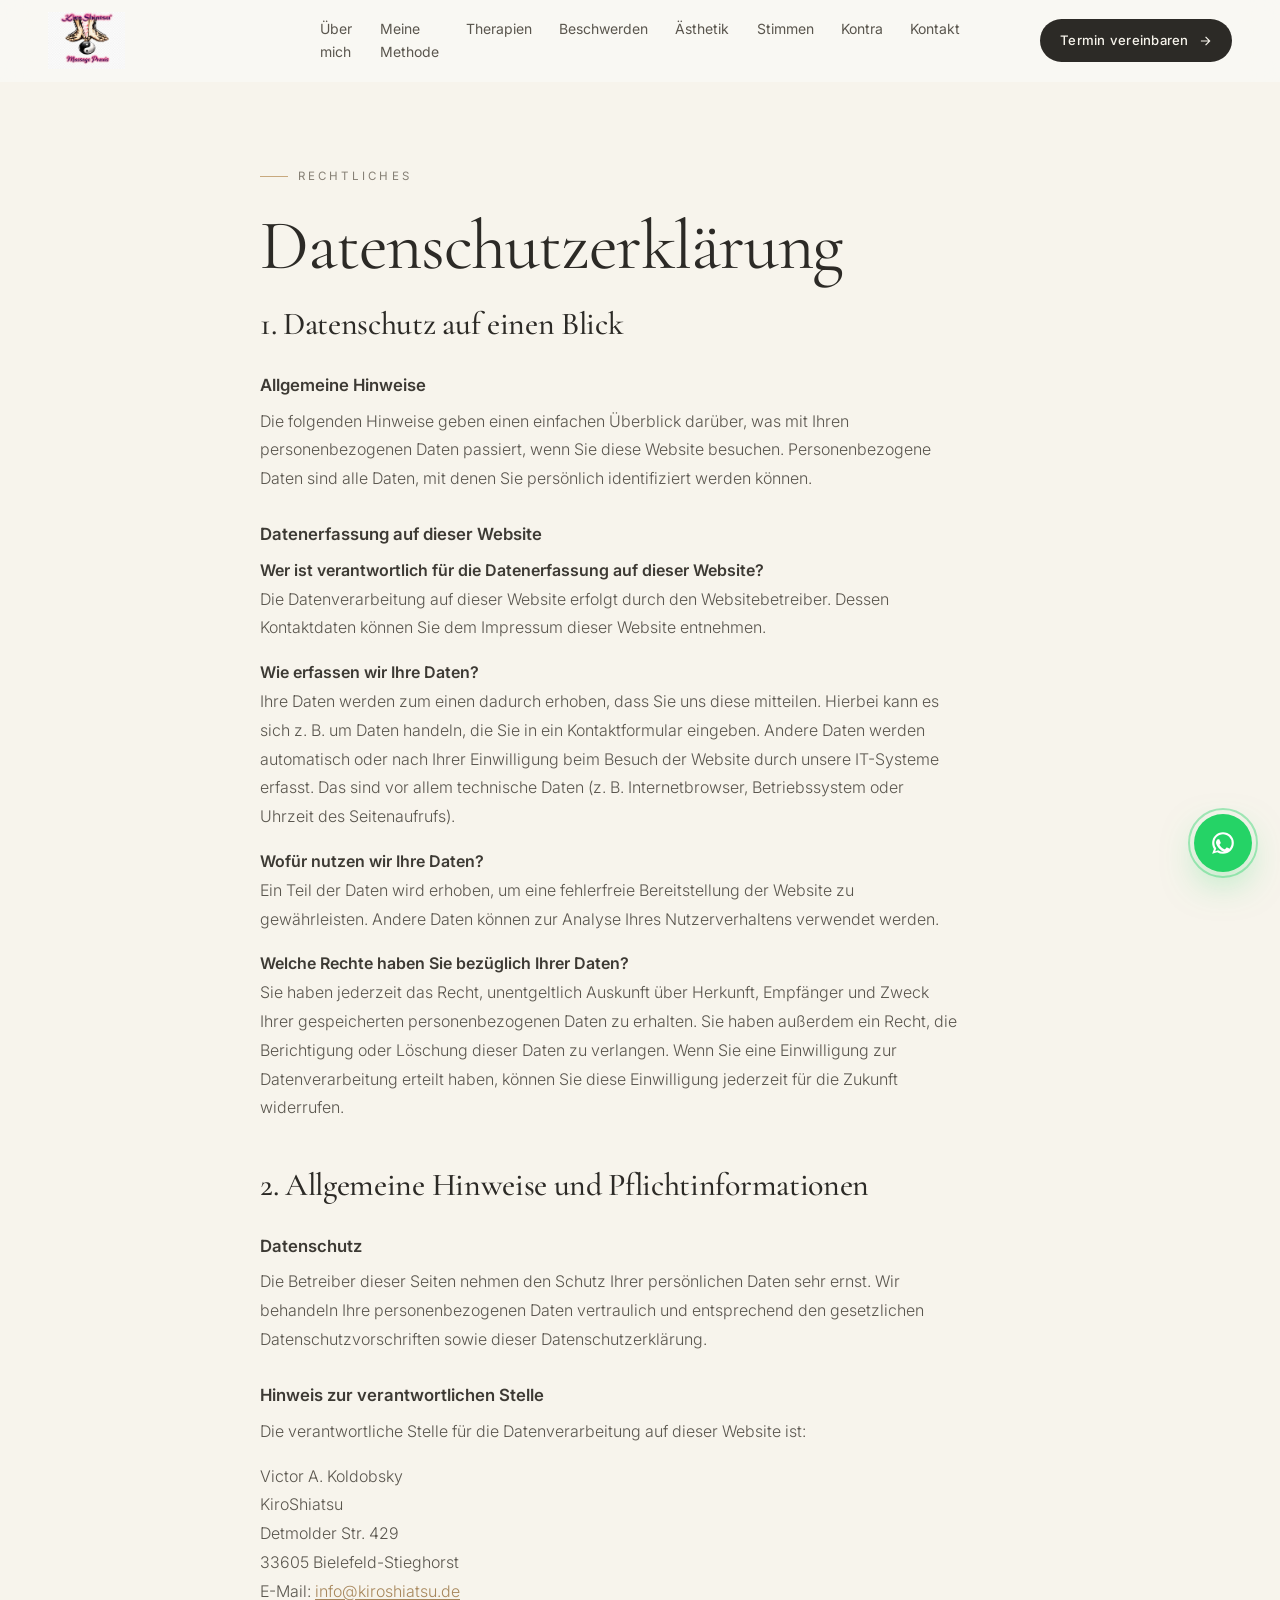
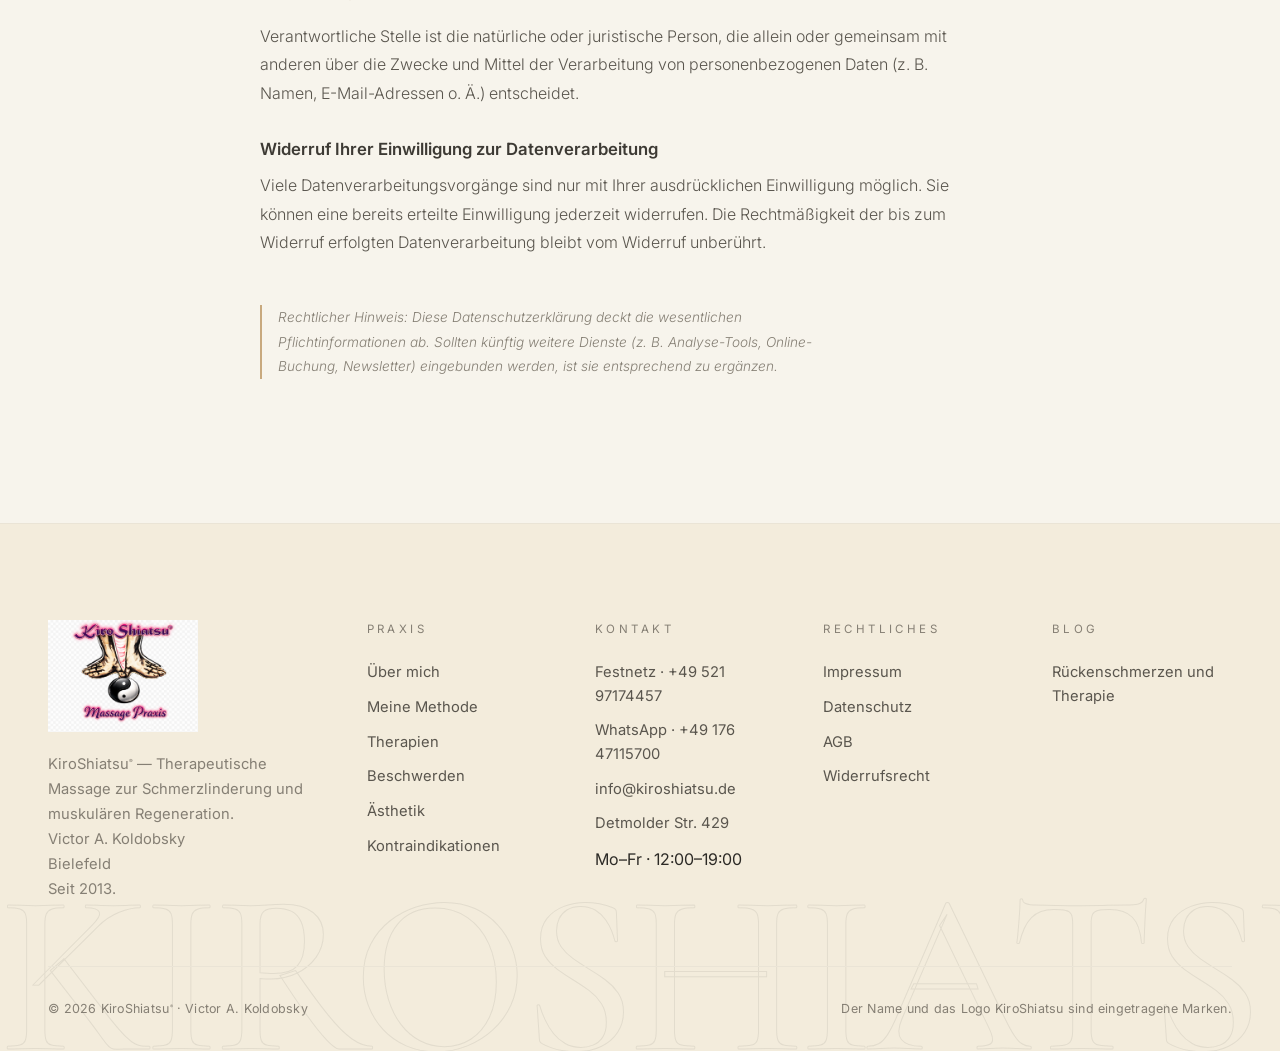
<file: datenschutz.html>
<!DOCTYPE html>
<html lang="de">
<head>
    <meta charset="UTF-8" />
    <meta name="viewport" content="width=device-width, initial-scale=1.0" />
    <meta name="description" content="Datenschutzerklärung — KiroShiatsu® · Victor A. Koldobsky · Bielefeld." />
    <meta name="theme-color" content="#2C2A26" />
    <title>Datenschutz — KiroShiatsu® · Victor A. Koldobsky · Bielefeld</title>
    <link rel="canonical" href="https://kiroshiatsu.de/datenschutz.html" />

    <link rel="icon" type="image/png" href="images/logo.png" />
    <link rel="preconnect" href="https://fonts.googleapis.com" />
    <link rel="preconnect" href="https://fonts.gstatic.com" crossorigin />
    <link href="https://fonts.googleapis.com/css2?family=Cormorant+Garamond:ital,wght@0,300;0,400;0,500;0,600;1,300;1,400&family=Inter:wght@300;400;500;600;700&display=swap" rel="stylesheet" />

    <link rel="stylesheet" href="style.css" />
    <!-- Structured data: LocalBusiness -->
    <script type="application/ld+json">
    {
      "@context": "https://schema.org",
      "@type": "LocalBusiness",
      "@id": "https://kiroshiatsu.de/#business",
      "name": "KiroShiatsu®",
      "image": "https://kiroshiatsu.de/images/logo.png",
      "description": "Therapeutische Massage zur Schmerzlinderung in Bielefeld. Spezialisierte Therapien für Rücken-, Nacken- und muskuläre Beschwerden. Victor A. Koldobsky — Diplomierter Chiromasseur seit 2013.",
      "url": "https://kiroshiatsu.de",
      "telephone": "+49-521-97174457",
      "email": "info@kiroshiatsu.de",
      "address": {
        "@type": "PostalAddress",
        "streetAddress": "Detmolder Str. 429",
        "addressLocality": "Bielefeld",
        "postalCode": "33605",
        "addressRegion": "Nordrhein-Westfalen",
        "addressCountry": "DE"
      },
      "priceRange": "$$",
      "areaServed": [
        {
          "@type": "City",
          "name": "Bielefeld"
        },
        {
          "@type": "Region",
          "name": "Nordrhein-Westfalen"
        }
      ],
      "openingHoursSpecification": [
        {
          "@type": "OpeningHoursSpecification",
          "dayOfWeek": ["Monday", "Tuesday", "Wednesday", "Thursday", "Friday"],
          "opens": "12:00",
          "closes": "19:00"
        }
      ],
      "sameAs": [
        "https://maps.google.com/?q=Detmolder+Str+429+33605+Bielefeld"
      ],
      "knowsAbout": [
        "Therapeutische Massage",
        "Shiatsu",
        "Sportmassage",
        "Lymphdrainage",
        "Tui Na",
        "Fußreflexzonenmassage",
        "Ohrakupunktur",
        "Schmerzbehandlung",
        "Rückenmassage",
        "Nackenmassage"
      ],
      "founder": {
        "@type": "Person",
        "name": "Victor A. Koldobsky",
        "jobTitle": "Diplomierter Chiromasseur",
        "knownFor": "KiroShiatsu® und therapeutische Massage"
      },
      "foundingDate": "2013",
      "contactPoint": {
        "@type": "ContactPoint",
        "contactType": "Customer Service",
        "telephone": "+49-521-97174457",
        "availableLanguage": ["de", "es"]
      }
    }
    </script>

</head>
<body>
    <!-- Progress Bar -->
    <div class="scroll-progress" id="scrollProgress"></div>

    <!-- Navbar -->
    <header class="navbar" id="navbar">
        <div class="nav-container">
            <a href="index.html" class="nav-logo" data-magnetic aria-label="KiroShiatsu — Startseite">
                <img src="images/logo.png" alt="KiroShiatsu®" class="nav-logo-img" />
            </a>

            <nav class="nav-links" id="navLinks">
                <a href="ueber-mich.html" class="nav-link">Über mich</a>
                <a href="methode.html" class="nav-link">Meine Methode</a>
                <a href="therapien.html" class="nav-link">Therapien</a>
                <a href="beschwerden.html" class="nav-link">Beschwerden</a>
                <a href="aesthetik.html" class="nav-link">Ästhetik</a>
                <a href="stimmen.html" class="nav-link">Stimmen</a>
                <a href="kontra.html" class="nav-link">Kontra</a>
                <a href="kontakt.html" class="nav-link">Kontakt</a>
            </nav>

            <a href="kontakt.html" class="nav-cta" data-magnetic>
                <span>Termin vereinbaren</span>
                <svg width="14" height="14" viewBox="0 0 24 24" fill="none" stroke="currentColor" stroke-width="2">
                    <path d="M5 12h14M13 5l7 7-7 7"/>
                </svg>
            </a>

            <button class="nav-toggle" id="navToggle" aria-label="Menü">
                <span></span>
                <span></span>
            </button>
        </div>
    </header>

    <!-- Mobile menu -->
    <div class="mobile-menu" id="mobileMenu">
        <nav class="mobile-menu-links">
            <a href="ueber-mich.html">Über mich</a>
            <a href="methode.html">Meine Methode</a>
            <a href="therapien.html">Therapien</a>
            <a href="beschwerden.html">Beschwerden</a>
            <a href="aesthetik.html">Ästhetische Massage</a>
            <a href="stimmen.html">Stimmen</a>
            <a href="kontra.html">Kontraindikationen</a>
            <a href="kontakt.html">Kontakt</a>
        </nav>
        <div class="mobile-menu-footer">
            <a href="tel:+4952197174457">Festnetz: +49 521 97174457</a>
            <a href="https://wa.me/4917647115700?text=Hallo%2C%20ich%20m%C3%B6chte%20einen%20Termin%20vereinbaren." target="_blank" rel="noopener">WhatsApp: +49 176 47115700</a>
            <a href="mailto:info@kiroshiatsu.de">info@kiroshiatsu.de</a>
        </div>
    </div>

    <main id="top">
        <section class="section page-top">
            <div class="container">
                <div class="legal">
                    <span class="eyebrow reveal">Rechtliches</span>
                    <h1 class="section-title reveal">Datenschutz&shy;erklärung</h1>

                    <h2 class="legal-heading">1. Datenschutz auf einen Blick</h2>

                    <h3 class="legal-subheading">Allgemeine Hinweise</h3>
                    <p>
                        Die folgenden Hinweise geben einen einfachen Überblick
                        darüber, was mit Ihren personenbezogenen Daten passiert,
                        wenn Sie diese Website besuchen. Personenbezogene Daten
                        sind alle Daten, mit denen Sie persönlich identifiziert
                        werden können.
                    </p>

                    <h3 class="legal-subheading">Datenerfassung auf dieser Website</h3>
                    <p>
                        <strong>Wer ist verantwortlich für die Datenerfassung auf
                        dieser Website?</strong><br/>
                        Die Datenverarbeitung auf dieser Website erfolgt durch den
                        Websitebetreiber. Dessen Kontaktdaten können Sie dem
                        Impressum dieser Website entnehmen.
                    </p>
                    <p>
                        <strong>Wie erfassen wir Ihre Daten?</strong><br/>
                        Ihre Daten werden zum einen dadurch erhoben, dass Sie uns
                        diese mitteilen. Hierbei kann es sich z. B. um Daten
                        handeln, die Sie in ein Kontaktformular eingeben.
                        Andere Daten werden automatisch oder nach Ihrer
                        Einwilligung beim Besuch der Website durch unsere
                        IT-Systeme erfasst. Das sind vor allem technische Daten
                        (z. B. Internetbrowser, Betriebssystem oder Uhrzeit des
                        Seitenaufrufs).
                    </p>
                    <p>
                        <strong>Wofür nutzen wir Ihre Daten?</strong><br/>
                        Ein Teil der Daten wird erhoben, um eine fehlerfreie
                        Bereitstellung der Website zu gewährleisten. Andere Daten
                        können zur Analyse Ihres Nutzerverhaltens verwendet werden.
                    </p>
                    <p>
                        <strong>Welche Rechte haben Sie bezüglich Ihrer Daten?</strong><br/>
                        Sie haben jederzeit das Recht, unentgeltlich Auskunft über
                        Herkunft, Empfänger und Zweck Ihrer gespeicherten
                        personenbezogenen Daten zu erhalten. Sie haben außerdem ein
                        Recht, die Berichtigung oder Löschung dieser Daten zu
                        verlangen. Wenn Sie eine Einwilligung zur Datenverarbeitung
                        erteilt haben, können Sie diese Einwilligung jederzeit für
                        die Zukunft widerrufen.
                    </p>

                    <h2 class="legal-heading">2. Allgemeine Hinweise und Pflichtinformationen</h2>

                    <h3 class="legal-subheading">Datenschutz</h3>
                    <p>
                        Die Betreiber dieser Seiten nehmen den Schutz Ihrer
                        persönlichen Daten sehr ernst. Wir behandeln Ihre
                        personenbezogenen Daten vertraulich und entsprechend den
                        gesetzlichen Datenschutzvorschriften sowie dieser
                        Datenschutzerklärung.
                    </p>

                    <h3 class="legal-subheading">Hinweis zur verantwortlichen Stelle</h3>
                    <p>Die verantwortliche Stelle für die Datenverarbeitung auf dieser Website ist:</p>
                    <address>
                        Victor A. Koldobsky<br/>
                        KiroShiatsu<br/>
                        Detmolder Str. 429<br/>
                        33605 Bielefeld-Stieghorst<br/>
                        E-Mail: <a href="mailto:info@kiroshiatsu.de">info@kiroshiatsu.de</a>
                    </address>
                    <p>
                        Verantwortliche Stelle ist die natürliche oder juristische
                        Person, die allein oder gemeinsam mit anderen über die
                        Zwecke und Mittel der Verarbeitung von personenbezogenen
                        Daten (z. B. Namen, E-Mail-Adressen o. Ä.) entscheidet.
                    </p>

                    <h3 class="legal-subheading">Widerruf Ihrer Einwilligung zur Datenverarbeitung</h3>
                    <p>
                        Viele Datenverarbeitungsvorgänge sind nur mit Ihrer
                        ausdrücklichen Einwilligung möglich. Sie können eine bereits
                        erteilte Einwilligung jederzeit widerrufen. Die
                        Rechtmäßigkeit der bis zum Widerruf erfolgten
                        Datenverarbeitung bleibt vom Widerruf unberührt.
                    </p>

                    <p class="legal-note">
                        Rechtlicher Hinweis: Diese Datenschutzerklärung deckt die
                        wesentlichen Pflichtinformationen ab. Sollten künftig
                        weitere Dienste (z. B. Analyse-Tools, Online-Buchung,
                        Newsletter) eingebunden werden, ist sie entsprechend zu
                        ergänzen.
                    </p>
                </div>
            </div>
        </section>
    </main>

    <!-- FOOTER -->
    <footer class="footer">
        <div class="container">
            <div class="footer-top">
                <div class="footer-brand">
                    <img src="images/logo.png" alt="KiroShiatsu® Massagepraxis" class="footer-logo-img" />
                    <p>
                        KiroShiatsu<sup class="reg">®</sup> — Therapeutische Massage zur
                        Schmerzlinderung und muskulären Regeneration.<br/>
                        Victor A. Koldobsky<br/>Bielefeld<br/>Seit 2013.
                    </p>
                </div>

                <div class="footer-col">
                    <span class="footer-label">Praxis</span>
                    <a href="ueber-mich.html">Über mich</a>
                    <a href="methode.html">Meine Methode</a>
                    <a href="therapien.html">Therapien</a>
                    <a href="beschwerden.html">Beschwerden</a>
                    <a href="aesthetik.html">Ästhetik</a>
                    <a href="kontra.html">Kontraindikationen</a>
                </div>

                <div class="footer-col">
                    <span class="footer-label">Kontakt</span>
                    <a href="tel:+4952197174457">Festnetz · +49 521 97174457</a>
                    <a href="https://wa.me/4917647115700?text=Hallo%2C%20ich%20m%C3%B6chte%20einen%20Termin%20vereinbaren." target="_blank" rel="noopener">WhatsApp · +49 176 47115700</a>
                    <a href="mailto:info@kiroshiatsu.de">info@kiroshiatsu.de</a>
                    <a href="https://maps.google.com/?q=Detmolder+Str+429+33605+Bielefeld" target="_blank" rel="noopener">Detmolder Str. 429</a>
                    <span>Mo–Fr · 12:00–19:00</span>
                </div>

                <div class="footer-col">
                    <span class="footer-label">Rechtliches</span>
                    <a href="impressum.html">Impressum</a>
                    <a href="datenschutz.html">Datenschutz</a>
                    <a href="agb.html">AGB</a>
                    <a href="widerrufsrecht.html">Widerrufsrecht</a>
                </div>

                <div class="footer-col">
                    <span class="footer-label">Blog</span>
                    <a href="blog/rueckenschmerzen-therapie.html">Rückenschmerzen und Therapie</a>
                </div>
            </div>

            <div class="footer-bottom">
                <span>© <span id="year"></span> KiroShiatsu<sup class="reg">®</sup> · Victor A. Koldobsky</span>
                <span class="footer-made">Der Name und das Logo KiroShiatsu sind eingetragene Marken.</span>
            </div>
        </div>

        <div class="footer-bigmark" aria-hidden="true">KIROSHIATSU</div>
    </footer>

    <!-- Floating WhatsApp -->
    <a href="https://wa.me/4917647115700?text=Hallo%2C%20ich%20m%C3%B6chte%20einen%20Termin%20vereinbaren." class="wa-float" target="_blank" rel="noopener" aria-label="WhatsApp" data-magnetic>
        <svg viewBox="0 0 32 32" fill="currentColor" width="26" height="26">
            <path d="M16.004 2.667C8.643 2.667 2.671 8.64 2.671 16c0 2.67.78 5.155 2.116 7.25L2.667 29.333l6.24-2.073a13.25 13.25 0 0 0 7.097 2.073h.006c7.36 0 13.333-5.972 13.333-13.333 0-3.563-1.387-6.91-3.905-9.427a13.237 13.237 0 0 0-9.434-3.906Zm0 2.666c2.849 0 5.525 1.11 7.542 3.126A10.604 10.604 0 0 1 26.671 16c0 5.889-4.782 10.667-10.667 10.667h-.005a10.593 10.593 0 0 1-5.422-1.485l-.389-.231-3.704 1.228 1.238-3.613-.252-.402A10.604 10.604 0 0 1 5.337 16c0-5.889 4.779-10.667 10.667-10.667Zm-5.98 6.027c-.287 0-.75.106-1.144.534-.394.427-1.504 1.47-1.504 3.587s1.543 4.16 1.757 4.448c.213.288 2.999 4.8 7.386 6.538 3.643 1.444 4.385 1.158 5.178 1.086.793-.07 2.554-1.042 2.915-2.05.36-1.008.36-1.873.252-2.052-.107-.178-.395-.285-.827-.498-.433-.213-2.555-1.262-2.953-1.405-.397-.143-.688-.214-.977.215-.29.427-1.12 1.403-1.374 1.692-.254.29-.507.325-.94.113-.433-.214-1.827-.674-3.482-2.147-1.287-1.146-2.156-2.56-2.41-2.99-.253-.427-.026-.658.188-.87.194-.191.432-.498.648-.747.216-.25.287-.427.432-.712.143-.285.07-.534-.035-.747-.107-.213-.94-2.337-1.32-3.192-.338-.77-.687-.672-.94-.683l-.792-.014Z"/>
        </svg>
        <span class="wa-tooltip">Schreiben Sie uns</span>
    </a>

    <script src="script.js"></script>
</body>
</html>
</file>
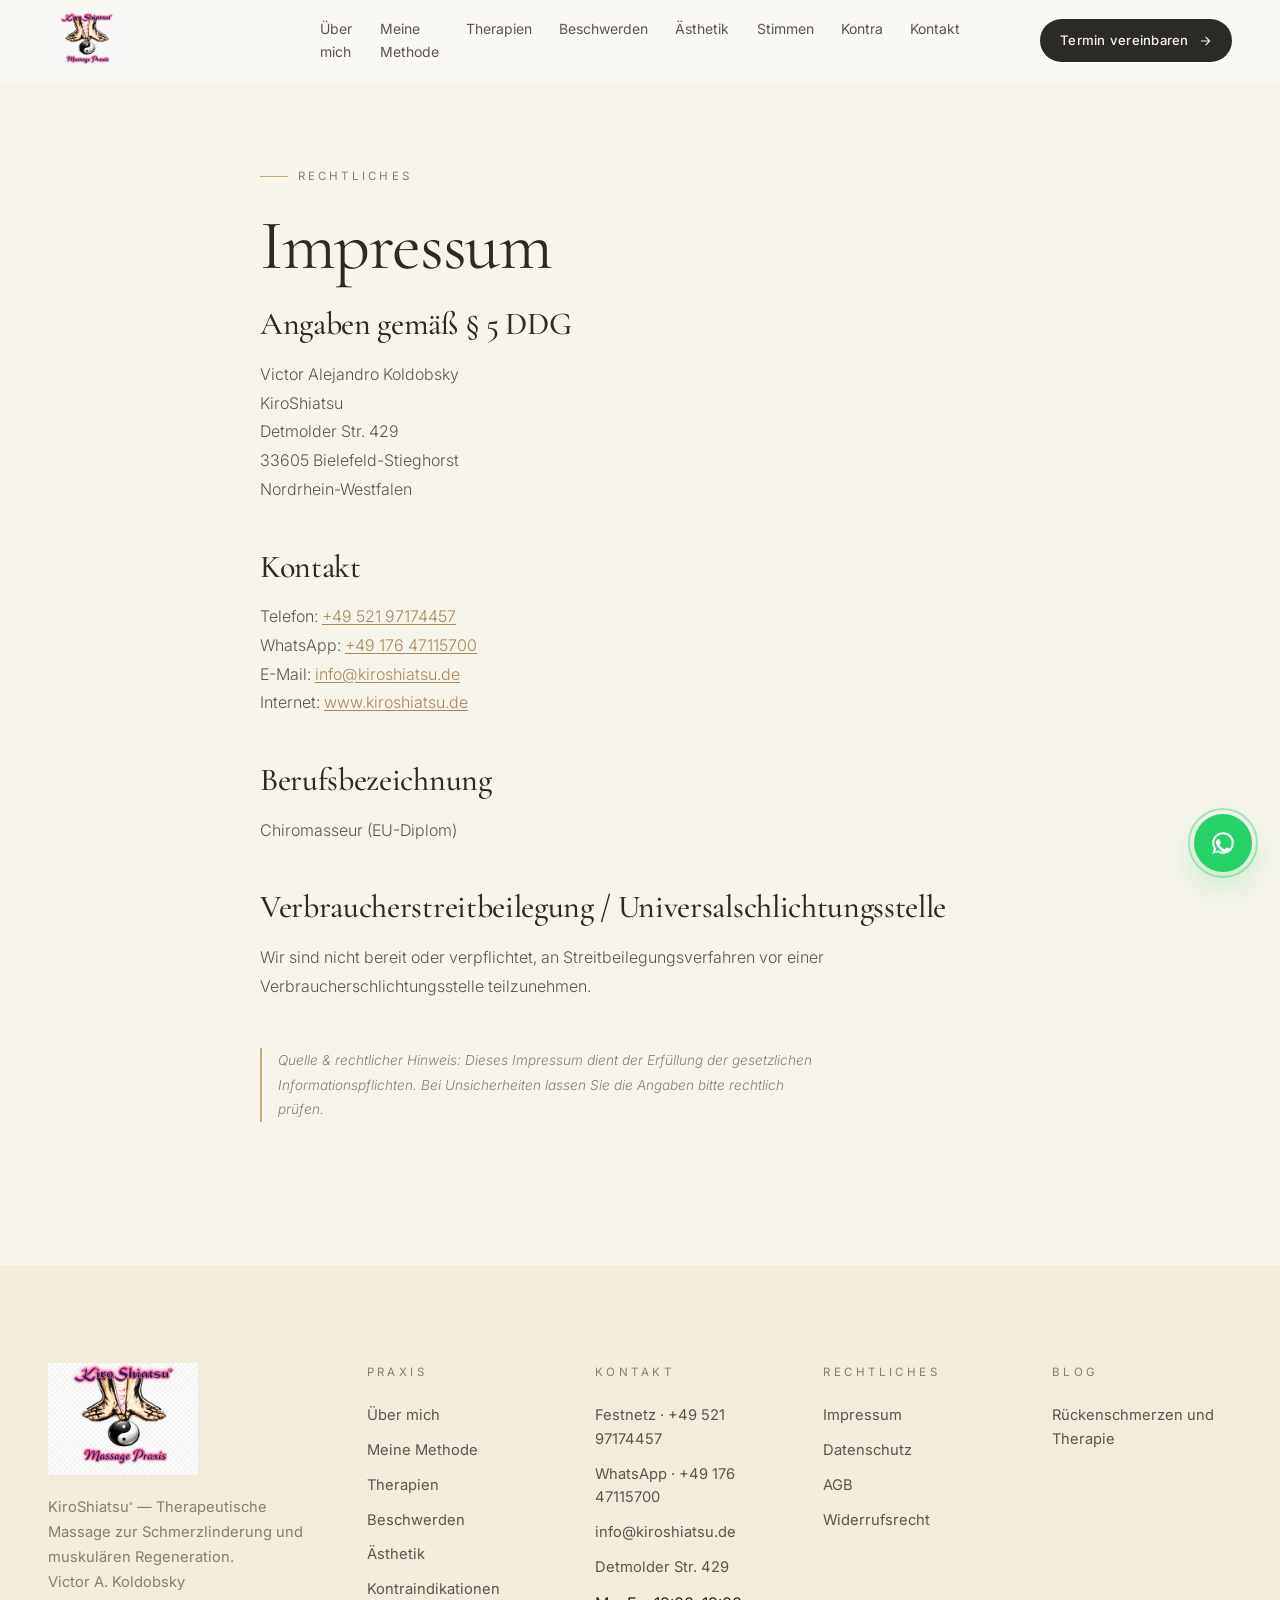
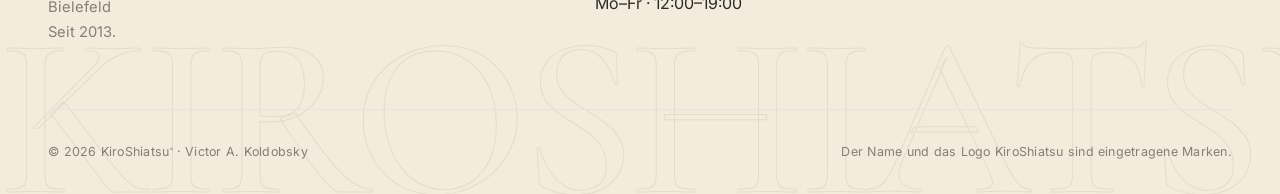
<file: impressum.html>
<!DOCTYPE html>
<html lang="de">
<head>
    <meta charset="UTF-8" />
    <meta name="viewport" content="width=device-width, initial-scale=1.0" />
    <meta name="description" content="Impressum — KiroShiatsu® · Victor A. Koldobsky · Therapeutische Massage in Bielefeld." />
    <meta name="theme-color" content="#2C2A26" />
    <title>Impressum — KiroShiatsu® · Victor A. Koldobsky · Bielefeld</title>
    <link rel="canonical" href="https://kiroshiatsu.de/impressum.html" />

    <link rel="icon" type="image/png" href="images/logo.png" />
    <link rel="preconnect" href="https://fonts.googleapis.com" />
    <link rel="preconnect" href="https://fonts.gstatic.com" crossorigin />
    <link href="https://fonts.googleapis.com/css2?family=Cormorant+Garamond:ital,wght@0,300;0,400;0,500;0,600;1,300;1,400&family=Inter:wght@300;400;500;600;700&display=swap" rel="stylesheet" />

    <link rel="stylesheet" href="style.css" />
    <!-- Structured data: LocalBusiness -->
    <script type="application/ld+json">
    {
      "@context": "https://schema.org",
      "@type": "LocalBusiness",
      "@id": "https://kiroshiatsu.de/#business",
      "name": "KiroShiatsu®",
      "image": "https://kiroshiatsu.de/images/logo.png",
      "description": "Therapeutische Massage zur Schmerzlinderung in Bielefeld. Spezialisierte Therapien für Rücken-, Nacken- und muskuläre Beschwerden. Victor A. Koldobsky — Diplomierter Chiromasseur seit 2013.",
      "url": "https://kiroshiatsu.de",
      "telephone": "+49-521-97174457",
      "email": "info@kiroshiatsu.de",
      "address": {
        "@type": "PostalAddress",
        "streetAddress": "Detmolder Str. 429",
        "addressLocality": "Bielefeld",
        "postalCode": "33605",
        "addressRegion": "Nordrhein-Westfalen",
        "addressCountry": "DE"
      },
      "priceRange": "$$",
      "areaServed": [
        {
          "@type": "City",
          "name": "Bielefeld"
        },
        {
          "@type": "Region",
          "name": "Nordrhein-Westfalen"
        }
      ],
      "openingHoursSpecification": [
        {
          "@type": "OpeningHoursSpecification",
          "dayOfWeek": ["Monday", "Tuesday", "Wednesday", "Thursday", "Friday"],
          "opens": "12:00",
          "closes": "19:00"
        }
      ],
      "sameAs": [
        "https://maps.google.com/?q=Detmolder+Str+429+33605+Bielefeld"
      ],
      "knowsAbout": [
        "Therapeutische Massage",
        "Shiatsu",
        "Sportmassage",
        "Lymphdrainage",
        "Tui Na",
        "Fußreflexzonenmassage",
        "Ohrakupunktur",
        "Schmerzbehandlung",
        "Rückenmassage",
        "Nackenmassage"
      ],
      "founder": {
        "@type": "Person",
        "name": "Victor A. Koldobsky",
        "jobTitle": "Diplomierter Chiromasseur",
        "knownFor": "KiroShiatsu® und therapeutische Massage"
      },
      "foundingDate": "2013",
      "contactPoint": {
        "@type": "ContactPoint",
        "contactType": "Customer Service",
        "telephone": "+49-521-97174457",
        "availableLanguage": ["de", "es"]
      }
    }
    </script>

</head>
<body>
    <!-- Progress Bar -->
    <div class="scroll-progress" id="scrollProgress"></div>

    <!-- Navbar -->
    <header class="navbar" id="navbar">
        <div class="nav-container">
            <a href="index.html" class="nav-logo" data-magnetic aria-label="KiroShiatsu — Startseite">
                <img src="images/logo.png" alt="KiroShiatsu®" class="nav-logo-img" />
            </a>

            <nav class="nav-links" id="navLinks">
                <a href="ueber-mich.html" class="nav-link">Über mich</a>
                <a href="methode.html" class="nav-link">Meine Methode</a>
                <a href="therapien.html" class="nav-link">Therapien</a>
                <a href="beschwerden.html" class="nav-link">Beschwerden</a>
                <a href="aesthetik.html" class="nav-link">Ästhetik</a>
                <a href="stimmen.html" class="nav-link">Stimmen</a>
                <a href="kontra.html" class="nav-link">Kontra</a>
                <a href="kontakt.html" class="nav-link">Kontakt</a>
            </nav>

            <a href="kontakt.html" class="nav-cta" data-magnetic>
                <span>Termin vereinbaren</span>
                <svg width="14" height="14" viewBox="0 0 24 24" fill="none" stroke="currentColor" stroke-width="2">
                    <path d="M5 12h14M13 5l7 7-7 7"/>
                </svg>
            </a>

            <button class="nav-toggle" id="navToggle" aria-label="Menü">
                <span></span>
                <span></span>
            </button>
        </div>
    </header>

    <!-- Mobile menu -->
    <div class="mobile-menu" id="mobileMenu">
        <nav class="mobile-menu-links">
            <a href="ueber-mich.html">Über mich</a>
            <a href="methode.html">Meine Methode</a>
            <a href="therapien.html">Therapien</a>
            <a href="beschwerden.html">Beschwerden</a>
            <a href="aesthetik.html">Ästhetische Massage</a>
            <a href="stimmen.html">Stimmen</a>
            <a href="kontra.html">Kontraindikationen</a>
            <a href="kontakt.html">Kontakt</a>
        </nav>
        <div class="mobile-menu-footer">
            <a href="tel:+4952197174457">Festnetz: +49 521 97174457</a>
            <a href="https://wa.me/4917647115700?text=Hallo%2C%20ich%20m%C3%B6chte%20einen%20Termin%20vereinbaren." target="_blank" rel="noopener">WhatsApp: +49 176 47115700</a>
            <a href="mailto:info@kiroshiatsu.de">info@kiroshiatsu.de</a>
        </div>
    </div>

    <main id="top">
        <section class="section page-top">
            <div class="container">
                <div class="legal">
                    <span class="eyebrow reveal">Rechtliches</span>
                    <h1 class="section-title reveal">Impressum</h1>

                    <h2 class="legal-heading">Angaben gemäß § 5 DDG</h2>
                    <address class="reveal">
                        Victor Alejandro Koldobsky<br/>
                        KiroShiatsu<br/>
                        Detmolder Str. 429<br/>
                        33605 Bielefeld-Stieghorst<br/>
                        Nordrhein-Westfalen
                    </address>

                    <h2 class="legal-heading">Kontakt</h2>
                    <p>
                        Telefon: <a href="tel:+4952197174457">+49 521 97174457</a><br/>
                        WhatsApp: <a href="https://wa.me/4917647115700" target="_blank" rel="noopener">+49 176 47115700</a><br/>
                        E-Mail: <a href="mailto:info@kiroshiatsu.de">info@kiroshiatsu.de</a><br/>
                        Internet: <a href="https://www.kiroshiatsu.de" target="_blank" rel="noopener">www.kiroshiatsu.de</a>
                    </p>

                    <h2 class="legal-heading">Berufsbezeichnung</h2>
                    <p>Chiromasseur (EU-Diplom)</p>

                    <h2 class="legal-heading">Verbraucherstreitbeilegung / Universalschlichtungsstelle</h2>
                    <p>
                        Wir sind nicht bereit oder verpflichtet, an
                        Streitbeilegungsverfahren vor einer
                        Verbraucherschlichtungsstelle teilzunehmen.
                    </p>

                    <p class="legal-note">
                        Quelle &amp; rechtlicher Hinweis: Dieses Impressum dient der
                        Erfüllung der gesetzlichen Informationspflichten. Bei
                        Unsicherheiten lassen Sie die Angaben bitte rechtlich prüfen.
                    </p>
                </div>
            </div>
        </section>
    </main>

    <!-- FOOTER -->
    <footer class="footer">
        <div class="container">
            <div class="footer-top">
                <div class="footer-brand">
                    <img src="images/logo.png" alt="KiroShiatsu® Massagepraxis" class="footer-logo-img" />
                    <p>
                        KiroShiatsu<sup class="reg">®</sup> — Therapeutische Massage zur
                        Schmerzlinderung und muskulären Regeneration.<br/>
                        Victor A. Koldobsky<br/>Bielefeld<br/>Seit 2013.
                    </p>
                </div>

                <div class="footer-col">
                    <span class="footer-label">Praxis</span>
                    <a href="ueber-mich.html">Über mich</a>
                    <a href="methode.html">Meine Methode</a>
                    <a href="therapien.html">Therapien</a>
                    <a href="beschwerden.html">Beschwerden</a>
                    <a href="aesthetik.html">Ästhetik</a>
                    <a href="kontra.html">Kontraindikationen</a>
                </div>

                <div class="footer-col">
                    <span class="footer-label">Kontakt</span>
                    <a href="tel:+4952197174457">Festnetz · +49 521 97174457</a>
                    <a href="https://wa.me/4917647115700?text=Hallo%2C%20ich%20m%C3%B6chte%20einen%20Termin%20vereinbaren." target="_blank" rel="noopener">WhatsApp · +49 176 47115700</a>
                    <a href="mailto:info@kiroshiatsu.de">info@kiroshiatsu.de</a>
                    <a href="https://maps.google.com/?q=Detmolder+Str+429+33605+Bielefeld" target="_blank" rel="noopener">Detmolder Str. 429</a>
                    <span>Mo–Fr · 12:00–19:00</span>
                </div>

                <div class="footer-col">
                    <span class="footer-label">Rechtliches</span>
                    <a href="impressum.html">Impressum</a>
                    <a href="datenschutz.html">Datenschutz</a>
                    <a href="agb.html">AGB</a>
                    <a href="widerrufsrecht.html">Widerrufsrecht</a>
                </div>

                <div class="footer-col">
                    <span class="footer-label">Blog</span>
                    <a href="blog/rueckenschmerzen-therapie.html">Rückenschmerzen und Therapie</a>
                </div>
            </div>

            <div class="footer-bottom">
                <span>© <span id="year"></span> KiroShiatsu<sup class="reg">®</sup> · Victor A. Koldobsky</span>
                <span class="footer-made">Der Name und das Logo KiroShiatsu sind eingetragene Marken.</span>
            </div>
        </div>

        <div class="footer-bigmark" aria-hidden="true">KIROSHIATSU</div>
    </footer>

    <!-- Floating WhatsApp -->
    <a href="https://wa.me/4917647115700?text=Hallo%2C%20ich%20m%C3%B6chte%20einen%20Termin%20vereinbaren." class="wa-float" target="_blank" rel="noopener" aria-label="WhatsApp" data-magnetic>
        <svg viewBox="0 0 32 32" fill="currentColor" width="26" height="26">
            <path d="M16.004 2.667C8.643 2.667 2.671 8.64 2.671 16c0 2.67.78 5.155 2.116 7.25L2.667 29.333l6.24-2.073a13.25 13.25 0 0 0 7.097 2.073h.006c7.36 0 13.333-5.972 13.333-13.333 0-3.563-1.387-6.91-3.905-9.427a13.237 13.237 0 0 0-9.434-3.906Zm0 2.666c2.849 0 5.525 1.11 7.542 3.126A10.604 10.604 0 0 1 26.671 16c0 5.889-4.782 10.667-10.667 10.667h-.005a10.593 10.593 0 0 1-5.422-1.485l-.389-.231-3.704 1.228 1.238-3.613-.252-.402A10.604 10.604 0 0 1 5.337 16c0-5.889 4.779-10.667 10.667-10.667Zm-5.98 6.027c-.287 0-.75.106-1.144.534-.394.427-1.504 1.47-1.504 3.587s1.543 4.16 1.757 4.448c.213.288 2.999 4.8 7.386 6.538 3.643 1.444 4.385 1.158 5.178 1.086.793-.07 2.554-1.042 2.915-2.05.36-1.008.36-1.873.252-2.052-.107-.178-.395-.285-.827-.498-.433-.213-2.555-1.262-2.953-1.405-.397-.143-.688-.214-.977.215-.29.427-1.12 1.403-1.374 1.692-.254.29-.507.325-.94.113-.433-.214-1.827-.674-3.482-2.147-1.287-1.146-2.156-2.56-2.41-2.99-.253-.427-.026-.658.188-.87.194-.191.432-.498.648-.747.216-.25.287-.427.432-.712.143-.285.07-.534-.035-.747-.107-.213-.94-2.337-1.32-3.192-.338-.77-.687-.672-.94-.683l-.792-.014Z"/>
        </svg>
        <span class="wa-tooltip">Schreiben Sie uns</span>
    </a>

    <script src="script.js"></script>
</body>
</html>
</file>
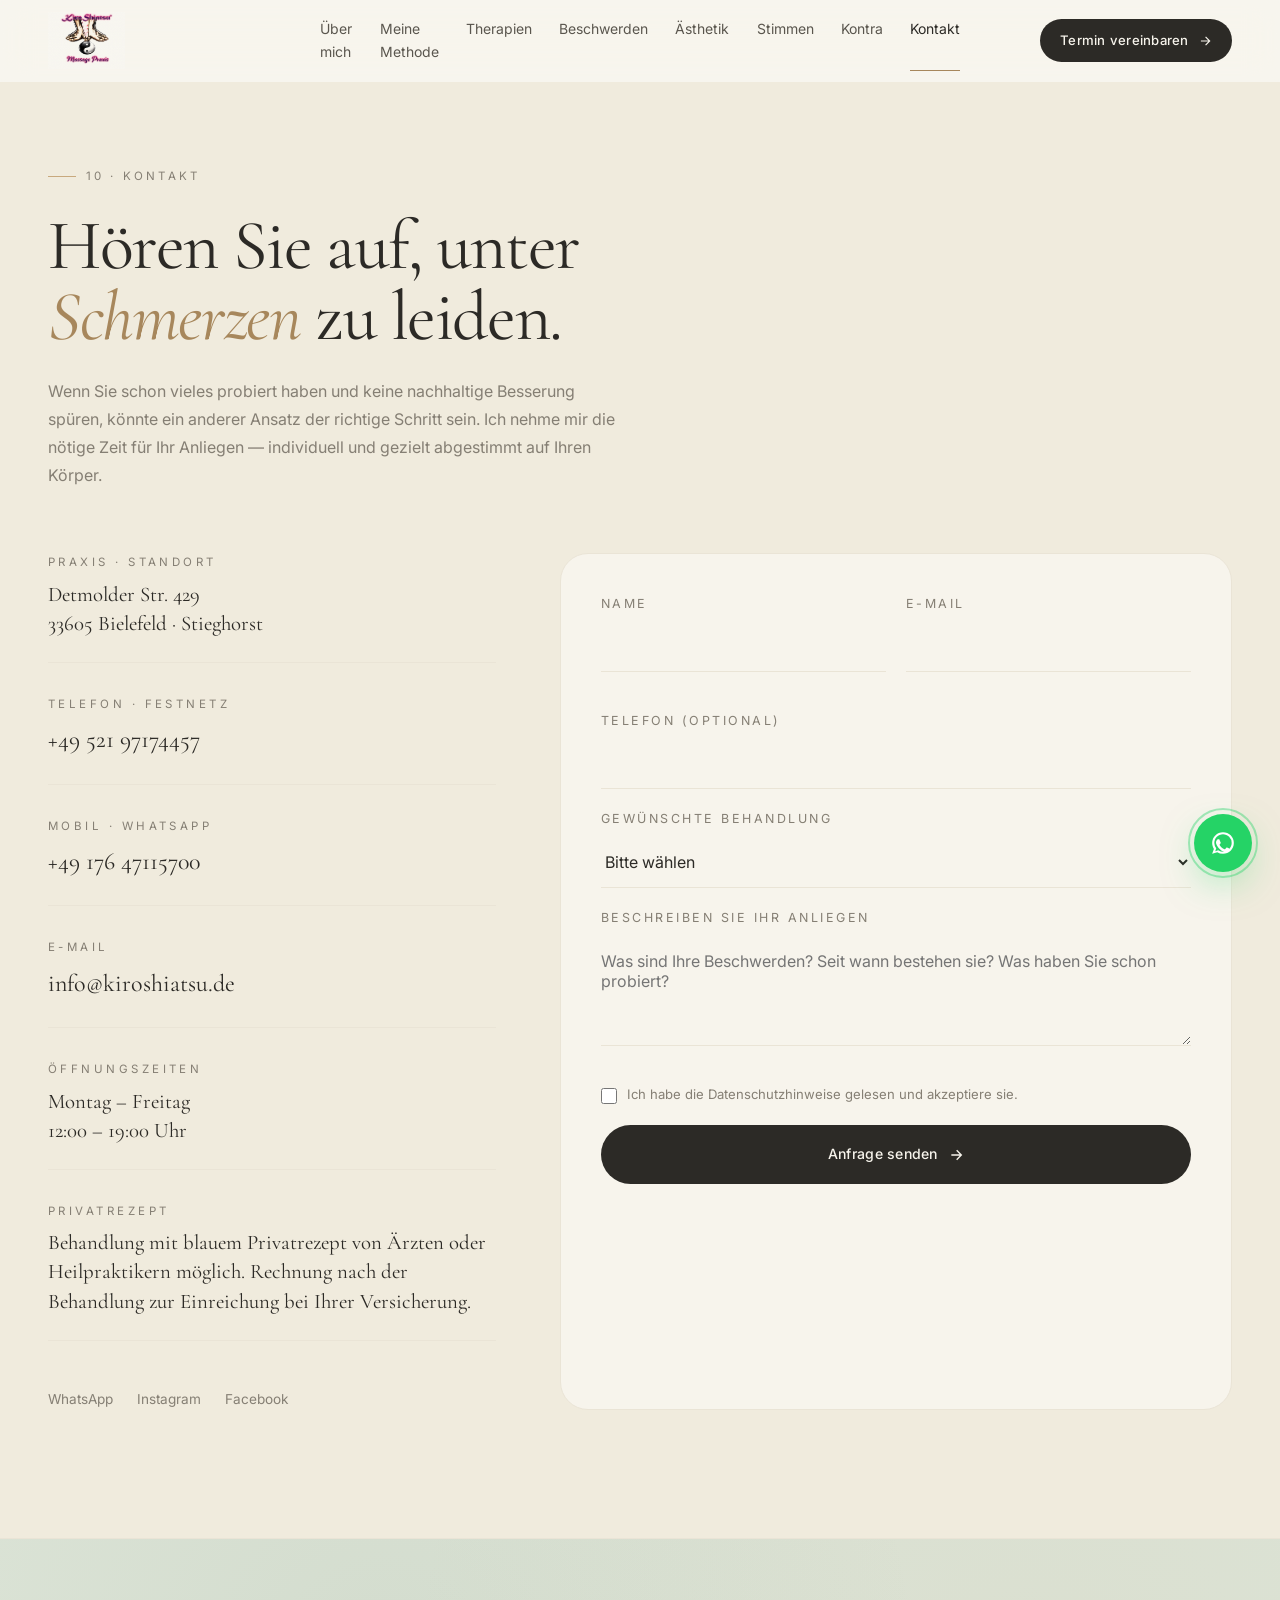
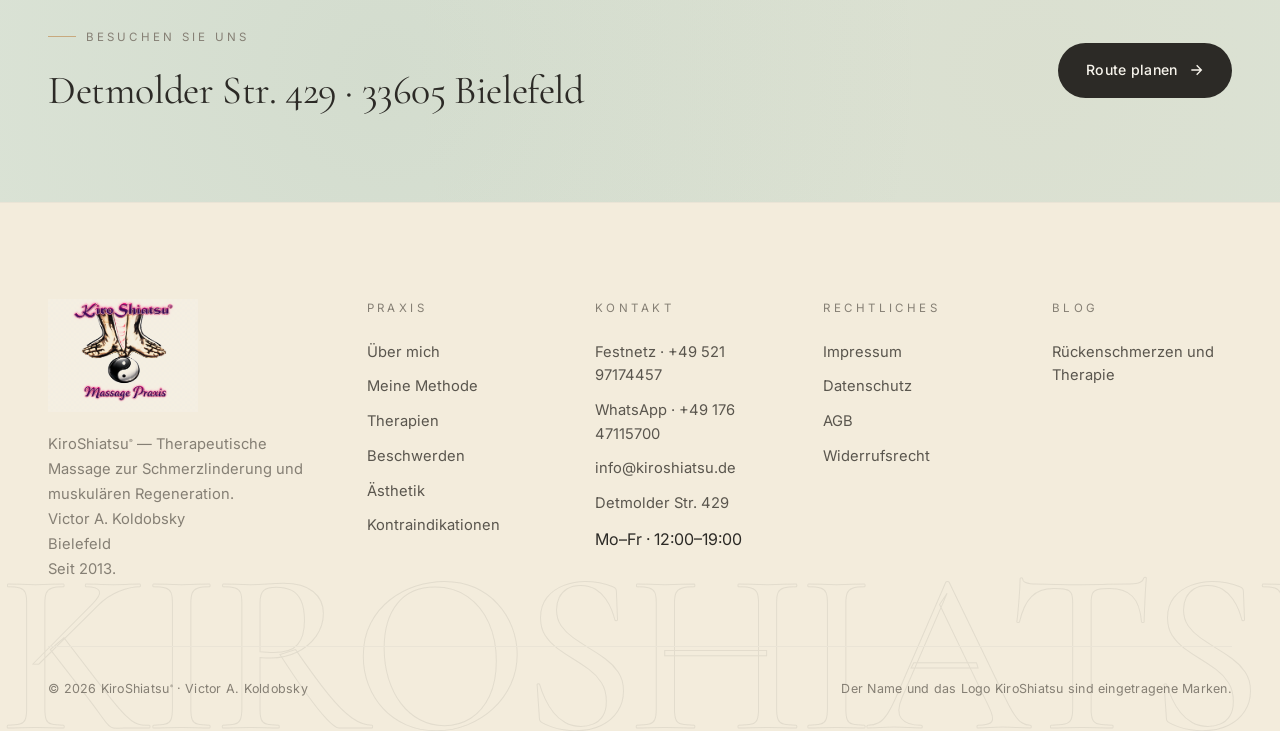
<file: kontakt.html>
<!DOCTYPE html>
<html lang="de">
<head>
    <meta charset="UTF-8" />
    <meta name="viewport" content="width=device-width, initial-scale=1.0" />
    <meta name="description" content="Kontakt — KiroShiatsu®, Detmolder Str. 429, 33605 Bielefeld. Termin vereinbaren, Anliegen beschreiben. Victor A. Koldobsky · Diplomierter Chiromasseur." />
    <meta name="theme-color" content="#2C2A26" />
    <title>Kontakt — KiroShiatsu® · Victor A. Koldobsky · Bielefeld</title>
    <link rel="canonical" href="https://kiroshiatsu.de/kontakt.html" />

    <link rel="icon" type="image/png" href="images/logo.png" />
    <link rel="preconnect" href="https://fonts.googleapis.com" />
    <link rel="preconnect" href="https://fonts.gstatic.com" crossorigin />
    <link href="https://fonts.googleapis.com/css2?family=Cormorant+Garamond:ital,wght@0,300;0,400;0,500;0,600;1,300;1,400&family=Inter:wght@300;400;500;600;700&display=swap" rel="stylesheet" />

    <link rel="stylesheet" href="style.css" />
    <!-- Structured data: LocalBusiness -->
    <script type="application/ld+json">
    {
      "@context": "https://schema.org",
      "@type": "LocalBusiness",
      "@id": "https://kiroshiatsu.de/#business",
      "name": "KiroShiatsu®",
      "image": "https://kiroshiatsu.de/images/logo.png",
      "description": "Therapeutische Massage zur Schmerzlinderung in Bielefeld. Spezialisierte Therapien für Rücken-, Nacken- und muskuläre Beschwerden. Victor A. Koldobsky — Diplomierter Chiromasseur seit 2013.",
      "url": "https://kiroshiatsu.de",
      "telephone": "+49-521-97174457",
      "email": "info@kiroshiatsu.de",
      "address": {
        "@type": "PostalAddress",
        "streetAddress": "Detmolder Str. 429",
        "addressLocality": "Bielefeld",
        "postalCode": "33605",
        "addressRegion": "Nordrhein-Westfalen",
        "addressCountry": "DE"
      },
      "priceRange": "$$",
      "areaServed": [
        {
          "@type": "City",
          "name": "Bielefeld"
        },
        {
          "@type": "Region",
          "name": "Nordrhein-Westfalen"
        }
      ],
      "openingHoursSpecification": [
        {
          "@type": "OpeningHoursSpecification",
          "dayOfWeek": ["Monday", "Tuesday", "Wednesday", "Thursday", "Friday"],
          "opens": "12:00",
          "closes": "19:00"
        }
      ],
      "sameAs": [
        "https://maps.google.com/?q=Detmolder+Str+429+33605+Bielefeld"
      ],
      "knowsAbout": [
        "Therapeutische Massage",
        "Shiatsu",
        "Sportmassage",
        "Lymphdrainage",
        "Tui Na",
        "Fußreflexzonenmassage",
        "Ohrakupunktur",
        "Schmerzbehandlung",
        "Rückenmassage",
        "Nackenmassage"
      ],
      "founder": {
        "@type": "Person",
        "name": "Victor A. Koldobsky",
        "jobTitle": "Diplomierter Chiromasseur",
        "knownFor": "KiroShiatsu® und therapeutische Massage"
      },
      "foundingDate": "2013",
      "contactPoint": {
        "@type": "ContactPoint",
        "contactType": "Customer Service",
        "telephone": "+49-521-97174457",
        "availableLanguage": ["de", "es"]
      }
    }
    </script>

</head>
<body>
    <!-- Loader -->
    <div class="loader" id="loader">
        <div class="loader-inner">
            <span class="loader-word">KIRO</span>
            <span class="loader-word">SHIATSU</span>
            <span class="loader-word">®</span>
        </div>
    </div>

    <!-- SVG filters: clean logo background -->
    <svg width="0" height="0" style="position:absolute" aria-hidden="true">
        <filter id="logo-clean" color-interpolation-filters="sRGB">
            <feColorMatrix type="matrix" values="
                1 0 0 0 0
                0 1 0 0 0
                0 0 1 0 0
                -2 -2 -2 3 0"/>
        </filter>
        <filter id="logo-soft" color-interpolation-filters="sRGB">
            <feColorMatrix type="matrix" values="
                1 0 0 0 0
                0 1 0 0 0
                0 0 1 0 0
                -0.65 -0.65 -0.65 2.1 0"/>
        </filter>
    </svg>

    <!-- Progress Bar -->
    <div class="scroll-progress" id="scrollProgress"></div>

    <!-- Navbar -->
    <header class="navbar" id="navbar">
        <div class="nav-container">
            <a href="index.html" class="nav-logo" data-magnetic aria-label="KiroShiatsu — Startseite">
                <img src="images/logo.png" alt="KiroShiatsu®" class="nav-logo-img" />
            </a>

            <nav class="nav-links" id="navLinks">
                <a href="ueber-mich.html" class="nav-link">Über mich</a>
                <a href="methode.html" class="nav-link">Meine Methode</a>
                <a href="therapien.html" class="nav-link">Therapien</a>
                <a href="beschwerden.html" class="nav-link">Beschwerden</a>
                <a href="aesthetik.html" class="nav-link">Ästhetik</a>
                <a href="stimmen.html" class="nav-link">Stimmen</a>
                <a href="kontra.html" class="nav-link">Kontra</a>
                <a href="kontakt.html" class="nav-link active">Kontakt</a>
            </nav>

            <a href="kontakt.html" class="nav-cta" data-magnetic>
                <span>Termin vereinbaren</span>
                <svg width="14" height="14" viewBox="0 0 24 24" fill="none" stroke="currentColor" stroke-width="2">
                    <path d="M5 12h14M13 5l7 7-7 7"/>
                </svg>
            </a>

            <button class="nav-toggle" id="navToggle" aria-label="Menü">
                <span></span>
                <span></span>
            </button>
        </div>
    </header>

    <!-- Mobile menu -->
    <div class="mobile-menu" id="mobileMenu">
        <nav class="mobile-menu-links">
            <a href="ueber-mich.html">Über mich</a>
            <a href="methode.html">Meine Methode</a>
            <a href="therapien.html">Therapien</a>
            <a href="beschwerden.html">Beschwerden</a>
            <a href="aesthetik.html">Ästhetische Massage</a>
            <a href="stimmen.html">Stimmen</a>
            <a href="kontra.html">Kontraindikationen</a>
            <a href="kontakt.html">Kontakt</a>
        </nav>
        <div class="mobile-menu-footer">
            <a href="tel:+4952197174457">Festnetz: +49 521 97174457</a>
            <a href="https://wa.me/4917647115700?text=Hallo%2C%20ich%20m%C3%B6chte%20einen%20Termin%20vereinbaren." target="_blank" rel="noopener">WhatsApp: +49 176 47115700</a>
            <a href="mailto:info@kiroshiatsu.de">info@kiroshiatsu.de</a>
        </div>
    </div>

    <main id="top">

        <!-- CONTACT -->
        <section class="section contact page-top" id="contact">
            <div class="container">
                <div class="contact-header">
                    <span class="eyebrow reveal">10 · Kontakt</span>
                    <h2 class="section-title reveal">
                        Hören Sie auf, unter<br/>
                        <em>Schmerzen</em> zu leiden.
                    </h2>
                    <p class="section-intro reveal">
                        Wenn Sie schon vieles probiert haben und keine
                        nachhaltige Besserung spüren, könnte ein anderer
                        Ansatz der richtige Schritt sein. Ich nehme mir
                        die nötige Zeit für Ihr Anliegen — individuell
                        und gezielt abgestimmt auf Ihren Körper.
                    </p>
                </div>

                <div class="contact-layout">
                    <div class="contact-info reveal">
                        <div class="info-block">
                            <span class="info-label">Praxis · Standort</span>
                            <p>Detmolder Str. 429<br/>33605 Bielefeld · Stieghorst</p>
                        </div>

                        <div class="info-block">
                            <span class="info-label">Telefon · Festnetz</span>
                            <a href="tel:+4952197174457" class="info-link">+49 521 97174457</a>
                        </div>

                        <div class="info-block">
                            <span class="info-label">Mobil · WhatsApp</span>
                            <a href="https://wa.me/4917647115700?text=Hallo%2C%20ich%20m%C3%B6chte%20einen%20Termin%20vereinbaren." target="_blank" rel="noopener" class="info-link">+49 176 47115700</a>
                        </div>

                        <div class="info-block">
                            <span class="info-label">E-Mail</span>
                            <a href="mailto:info@kiroshiatsu.de" class="info-link">info@kiroshiatsu.de</a>
                        </div>

                        <div class="info-block">
                            <span class="info-label">Öffnungszeiten</span>
                            <p>Montag – Freitag<br/>12:00 – 19:00 Uhr</p>
                        </div>

                        <div class="info-block">
                            <span class="info-label">Privatrezept</span>
                            <p>Behandlung mit blauem Privatrezept von Ärzten oder Heilpraktikern möglich. Rechnung nach der Behandlung zur Einreichung bei Ihrer Versicherung.</p>
                        </div>

                        <div class="contact-social">
                            <a href="https://wa.me/4917647115700?text=Hallo%2C%20ich%20m%C3%B6chte%20einen%20Termin%20vereinbaren." target="_blank" rel="noopener">WhatsApp</a>
                            <a href="#" aria-label="Instagram">Instagram</a>
                            <a href="#" aria-label="Facebook">Facebook</a>
                        </div>
                    </div>

                    <form class="contact-form reveal" id="contactForm" action="https://api.web3forms.com/submit" method="POST" novalidate>
                        <!-- Web3Forms -->
                        <input type="hidden" name="access_key" value="c47ef3f3-efff-478a-aa40-1a0b242cd4b8" />
                        <input type="hidden" name="subject" value="Neue Anfrage über kiroshiatsu.de" />
                        <input type="hidden" name="from_name" value="KiroShiatsu Website" />
                        <input type="hidden" name="redirect" value="https://kiroshiatsu.de/danke.html" />
                        <input type="checkbox" name="botcheck" tabindex="-1" autocomplete="off" style="display:none !important" />

                        <div class="form-row">
                            <div class="form-field">
                                <label for="name">Name</label>
                                <input type="text" id="name" name="name" required autocomplete="name" />
                                <span class="form-error"></span>
                            </div>
                            <div class="form-field">
                                <label for="email">E-Mail</label>
                                <input type="email" id="email" name="email" required autocomplete="email" />
                                <span class="form-error"></span>
                            </div>
                        </div>

                        <div class="form-field">
                            <label for="phone">Telefon (optional)</label>
                            <input type="tel" id="phone" name="phone" autocomplete="tel" />
                        </div>

                        <div class="form-field">
                            <label for="service">Gewünschte Behandlung</label>
                            <select id="service" name="service">
                                <option value="">Bitte wählen</option>
                                <option>KiroShiatsu® (Signature)</option>
                                <option>Shiatsu</option>
                                <option>Tui Na</option>
                                <option>Sportmassage</option>
                                <option>Manuelle Lymphdrainage</option>
                                <option>Fußreflexzonen</option>
                                <option>Ohrakupunktur</option>
                                <option>Ästhetische Behandlung</option>
                                <option>Erstgespräch</option>
                                <option>Sonstiges</option>
                            </select>
                        </div>

                        <div class="form-field">
                            <label for="message">Beschreiben Sie Ihr Anliegen</label>
                            <textarea id="message" name="message" rows="4" required placeholder="Was sind Ihre Beschwerden? Seit wann bestehen sie? Was haben Sie schon probiert?"></textarea>
                            <span class="form-error"></span>
                        </div>

                        <div class="form-field checkbox">
                            <input type="checkbox" id="consent" required />
                            <label for="consent">Ich habe die Datenschutzhinweise gelesen und akzeptiere sie.</label>
                        </div>

                        <button type="submit" class="btn btn-primary btn-full" data-magnetic>
                            <span>Anfrage senden</span>
                            <svg width="16" height="16" viewBox="0 0 24 24" fill="none" stroke="currentColor" stroke-width="2">
                                <path d="M5 12h14M13 5l7 7-7 7"/>
                            </svg>
                        </button>

                        <div class="form-feedback" id="formFeedback"></div>
                    </form>
                </div>
            </div>
        </section>

        <!-- MAP / CTA BAND -->
        <section class="cta-band">
            <div class="container">
                <div class="cta-inner reveal">
                    <div>
                        <span class="eyebrow">Besuchen Sie uns</span>
                        <h3>Detmolder Str. 429 · 33605 Bielefeld</h3>
                    </div>
                    <a href="https://maps.google.com/?q=Detmolder+Str+429+33605+Bielefeld" target="_blank" rel="noopener" class="btn btn-primary" data-magnetic>
                        <span>Route planen</span>
                        <svg width="16" height="16" viewBox="0 0 24 24" fill="none" stroke="currentColor" stroke-width="2">
                            <path d="M5 12h14M13 5l7 7-7 7"/>
                        </svg>
                    </a>
                </div>
            </div>
        </section>
    </main>

    <!-- FOOTER -->
    <footer class="footer">
        <div class="container">
            <div class="footer-top">
                <div class="footer-brand">
                    <img src="images/logo.png" alt="KiroShiatsu® Massagepraxis" class="footer-logo-img" />
                    <p>
                        KiroShiatsu<sup class="reg">®</sup> — Therapeutische Massage zur
                        Schmerzlinderung und muskulären Regeneration.<br/>
                        Victor A. Koldobsky<br/>Bielefeld<br/>Seit 2013.
                    </p>
                </div>

                <div class="footer-col">
                    <span class="footer-label">Praxis</span>
                    <a href="ueber-mich.html">Über mich</a>
                    <a href="methode.html">Meine Methode</a>
                    <a href="therapien.html">Therapien</a>
                    <a href="beschwerden.html">Beschwerden</a>
                    <a href="aesthetik.html">Ästhetik</a>
                    <a href="kontra.html">Kontraindikationen</a>
                </div>

                <div class="footer-col">
                    <span class="footer-label">Kontakt</span>
                    <a href="tel:+4952197174457">Festnetz · +49 521 97174457</a>
                    <a href="https://wa.me/4917647115700?text=Hallo%2C%20ich%20m%C3%B6chte%20einen%20Termin%20vereinbaren." target="_blank" rel="noopener">WhatsApp · +49 176 47115700</a>
                    <a href="mailto:info@kiroshiatsu.de">info@kiroshiatsu.de</a>
                    <a href="https://maps.google.com/?q=Detmolder+Str+429+33605+Bielefeld" target="_blank" rel="noopener">Detmolder Str. 429</a>
                    <span>Mo–Fr · 12:00–19:00</span>
                </div>

                <div class="footer-col">
                    <span class="footer-label">Rechtliches</span>
                    <a href="impressum.html">Impressum</a>
                    <a href="datenschutz.html">Datenschutz</a>
                    <a href="agb.html">AGB</a>
                    <a href="widerrufsrecht.html">Widerrufsrecht</a>
                </div>

                <div class="footer-col">
                    <span class="footer-label">Blog</span>
                    <a href="blog/rueckenschmerzen-therapie.html">Rückenschmerzen und Therapie</a>
                </div>
            </div>

            <div class="footer-bottom">
                <span>© <span id="year"></span> KiroShiatsu<sup class="reg">®</sup> · Victor A. Koldobsky</span>
                <span class="footer-made">Der Name und das Logo KiroShiatsu sind eingetragene Marken.</span>
            </div>
        </div>

        <div class="footer-bigmark" aria-hidden="true">KIROSHIATSU</div>
    </footer>

    <!-- Floating WhatsApp -->
    <a href="https://wa.me/4917647115700?text=Hallo%2C%20ich%20m%C3%B6chte%20einen%20Termin%20vereinbaren." class="wa-float" target="_blank" rel="noopener" aria-label="WhatsApp" data-magnetic>
        <svg viewBox="0 0 32 32" fill="currentColor" width="26" height="26">
            <path d="M16.004 2.667C8.643 2.667 2.671 8.64 2.671 16c0 2.67.78 5.155 2.116 7.25L2.667 29.333l6.24-2.073a13.25 13.25 0 0 0 7.097 2.073h.006c7.36 0 13.333-5.972 13.333-13.333 0-3.563-1.387-6.91-3.905-9.427a13.237 13.237 0 0 0-9.434-3.906Zm0 2.666c2.849 0 5.525 1.11 7.542 3.126A10.604 10.604 0 0 1 26.671 16c0 5.889-4.782 10.667-10.667 10.667h-.005a10.593 10.593 0 0 1-5.422-1.485l-.389-.231-3.704 1.228 1.238-3.613-.252-.402A10.604 10.604 0 0 1 5.337 16c0-5.889 4.779-10.667 10.667-10.667Zm-5.98 6.027c-.287 0-.75.106-1.144.534-.394.427-1.504 1.47-1.504 3.587s1.543 4.16 1.757 4.448c.213.288 2.999 4.8 7.386 6.538 3.643 1.444 4.385 1.158 5.178 1.086.793-.07 2.554-1.042 2.915-2.05.36-1.008.36-1.873.252-2.052-.107-.178-.395-.285-.827-.498-.433-.213-2.555-1.262-2.953-1.405-.397-.143-.688-.214-.977.215-.29.427-1.12 1.403-1.374 1.692-.254.29-.507.325-.94.113-.433-.214-1.827-.674-3.482-2.147-1.287-1.146-2.156-2.56-2.41-2.99-.253-.427-.026-.658.188-.87.194-.191.432-.498.648-.747.216-.25.287-.427.432-.712.143-.285.07-.534-.035-.747-.107-.213-.94-2.337-1.32-3.192-.338-.77-.687-.672-.94-.683l-.792-.014Z"/>
        </svg>
        <span class="wa-tooltip">Schreiben Sie uns</span>
    </a>

    <script src="script.js"></script>
</body>
</html>
</file>
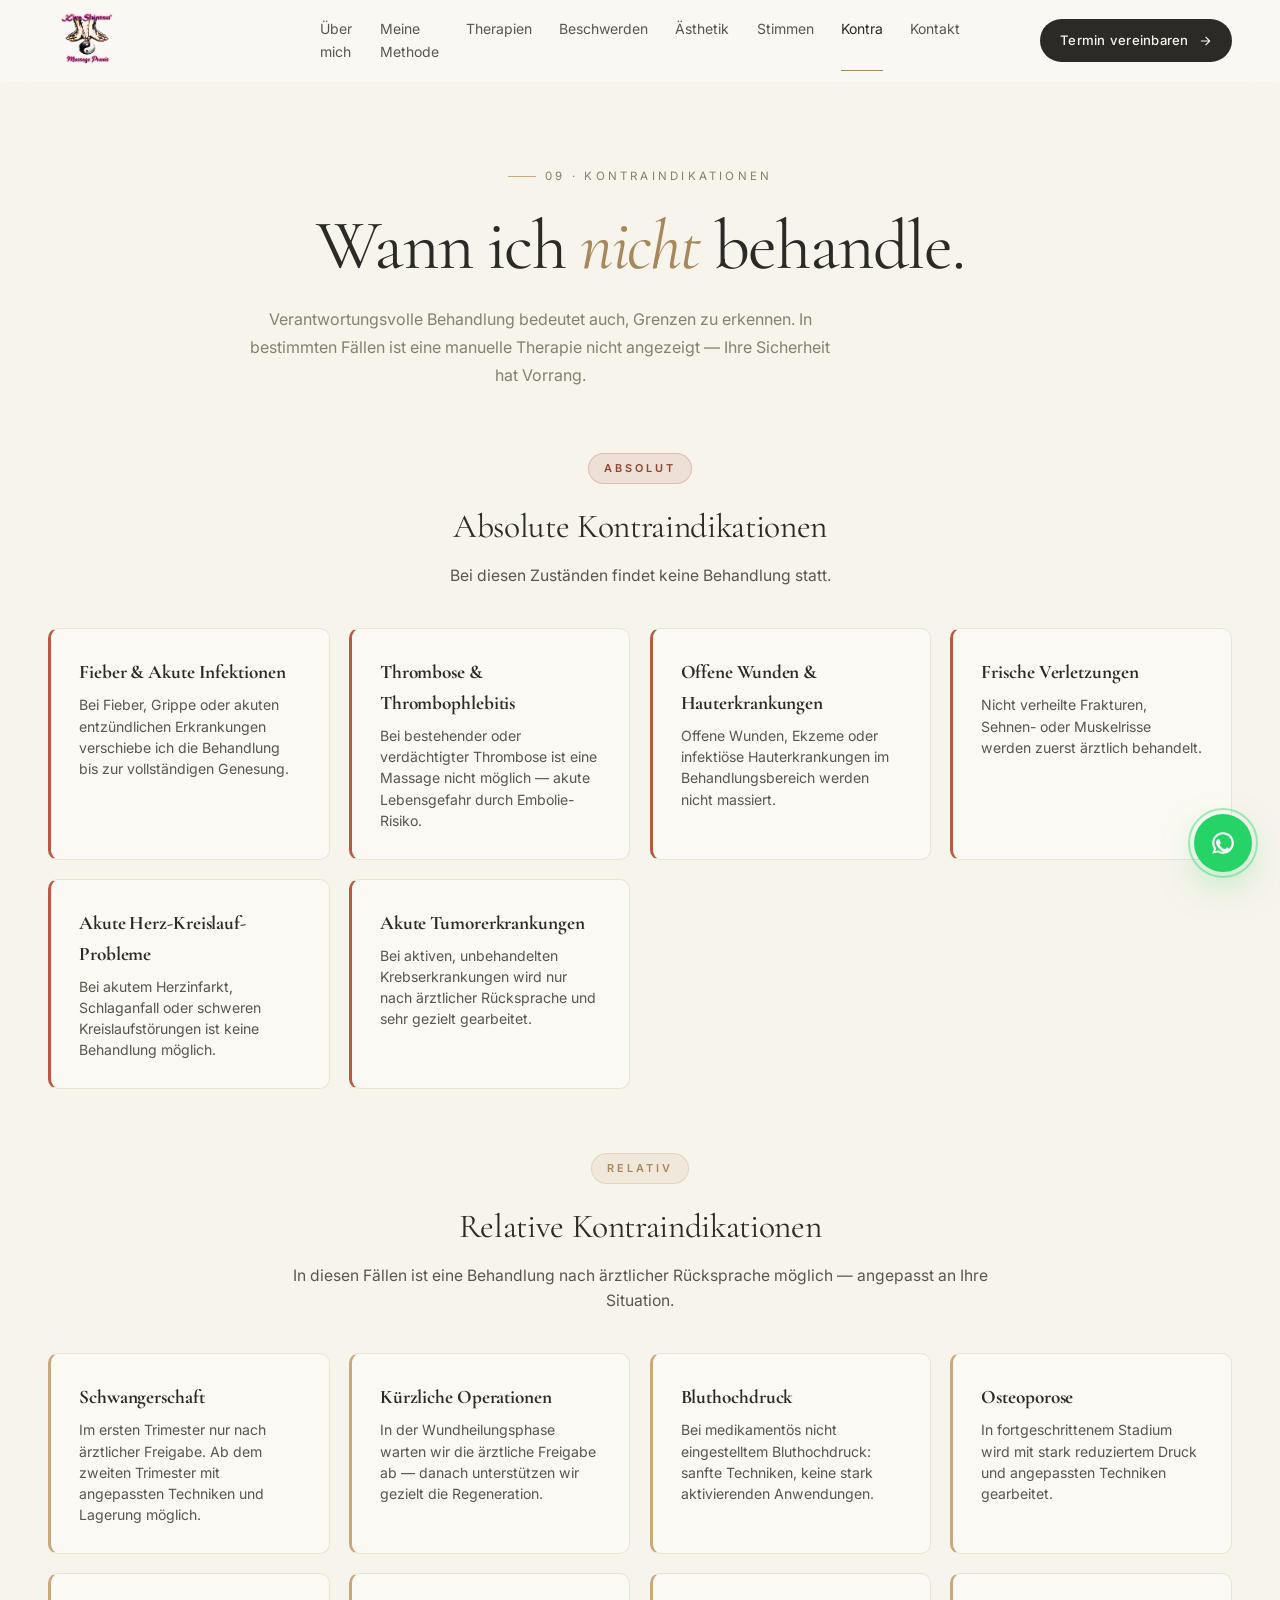
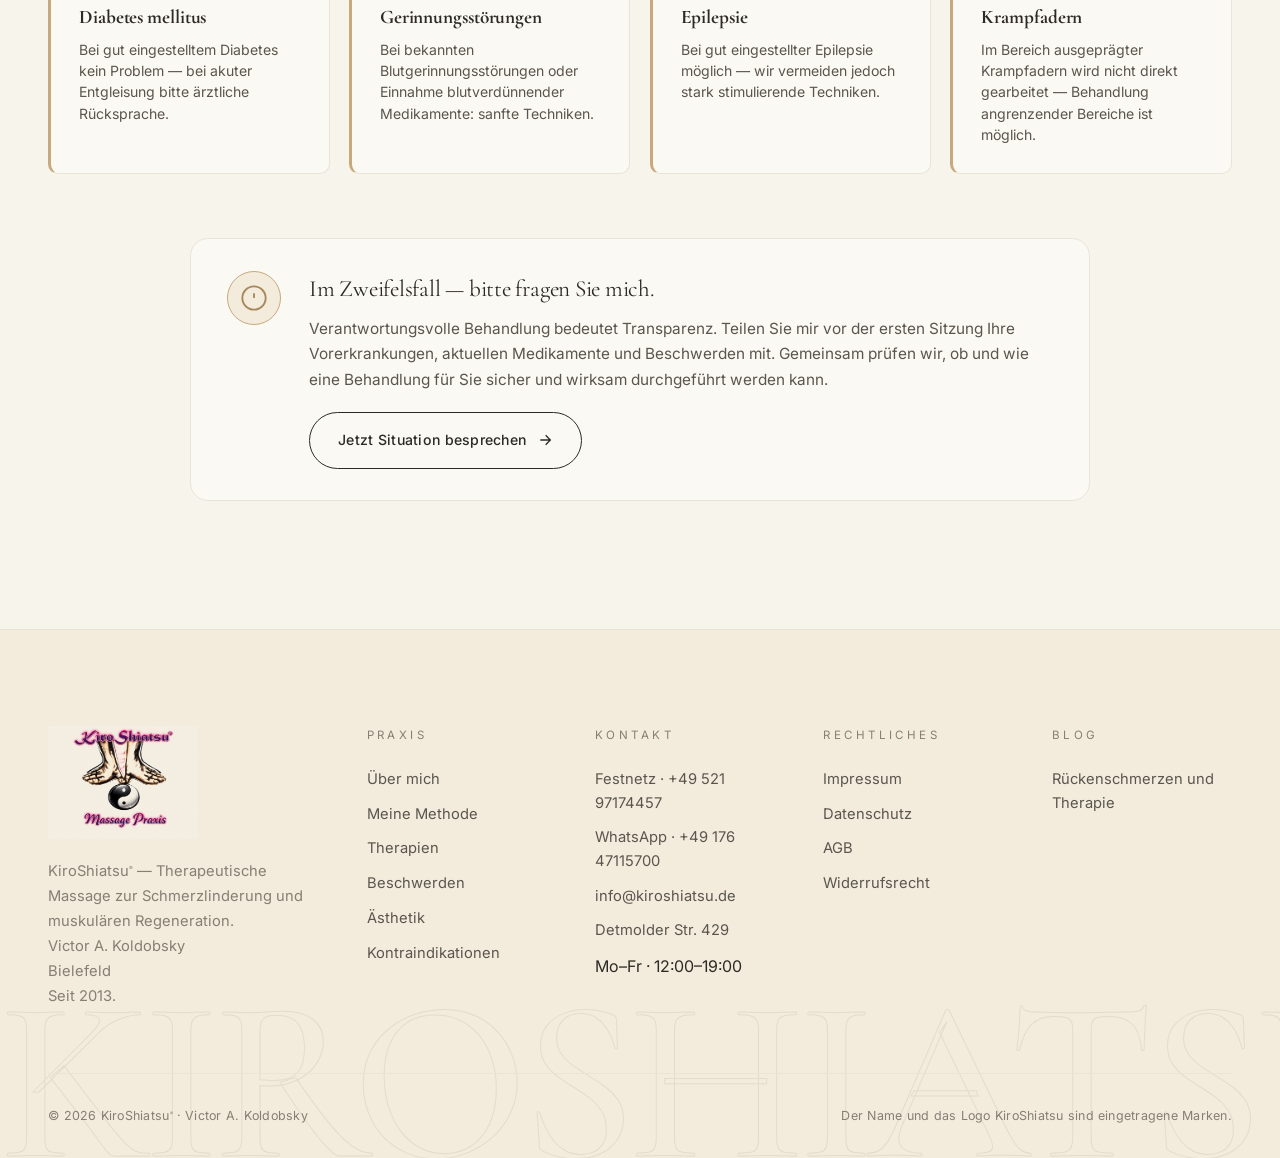
<file: kontra.html>
<!DOCTYPE html>
<html lang="de">
<head>
    <meta charset="UTF-8" />
    <meta name="viewport" content="width=device-width, initial-scale=1.0" />
    <meta name="description" content="Kontraindikationen — wann eine manuelle Therapie nicht angezeigt ist. Verantwortungsvolle Behandlung: absolute und relative Kontraindikationen im Überblick." />
    <meta name="theme-color" content="#2C2A26" />
    <title>Kontraindikationen — KiroShiatsu® · Bielefeld</title>
    <link rel="canonical" href="https://kiroshiatsu.de/kontra.html" />

    <link rel="icon" type="image/png" href="images/logo.png" />
    <link rel="preconnect" href="https://fonts.googleapis.com" />
    <link rel="preconnect" href="https://fonts.gstatic.com" crossorigin />
    <link href="https://fonts.googleapis.com/css2?family=Cormorant+Garamond:ital,wght@0,300;0,400;0,500;0,600;1,300;1,400&family=Inter:wght@300;400;500;600;700&display=swap" rel="stylesheet" />

    <link rel="stylesheet" href="style.css" />
    <!-- Structured data: LocalBusiness -->
    <script type="application/ld+json">
    {
      "@context": "https://schema.org",
      "@type": "LocalBusiness",
      "@id": "https://kiroshiatsu.de/#business",
      "name": "KiroShiatsu®",
      "image": "https://kiroshiatsu.de/images/logo.png",
      "description": "Therapeutische Massage zur Schmerzlinderung in Bielefeld. Spezialisierte Therapien für Rücken-, Nacken- und muskuläre Beschwerden. Victor A. Koldobsky — Diplomierter Chiromasseur seit 2013.",
      "url": "https://kiroshiatsu.de",
      "telephone": "+49-521-97174457",
      "email": "info@kiroshiatsu.de",
      "address": {
        "@type": "PostalAddress",
        "streetAddress": "Detmolder Str. 429",
        "addressLocality": "Bielefeld",
        "postalCode": "33605",
        "addressRegion": "Nordrhein-Westfalen",
        "addressCountry": "DE"
      },
      "priceRange": "$$",
      "areaServed": [
        {
          "@type": "City",
          "name": "Bielefeld"
        },
        {
          "@type": "Region",
          "name": "Nordrhein-Westfalen"
        }
      ],
      "openingHoursSpecification": [
        {
          "@type": "OpeningHoursSpecification",
          "dayOfWeek": ["Monday", "Tuesday", "Wednesday", "Thursday", "Friday"],
          "opens": "12:00",
          "closes": "19:00"
        }
      ],
      "sameAs": [
        "https://maps.google.com/?q=Detmolder+Str+429+33605+Bielefeld"
      ],
      "knowsAbout": [
        "Therapeutische Massage",
        "Shiatsu",
        "Sportmassage",
        "Lymphdrainage",
        "Tui Na",
        "Fußreflexzonenmassage",
        "Ohrakupunktur",
        "Schmerzbehandlung",
        "Rückenmassage",
        "Nackenmassage"
      ],
      "founder": {
        "@type": "Person",
        "name": "Victor A. Koldobsky",
        "jobTitle": "Diplomierter Chiromasseur",
        "knownFor": "KiroShiatsu® und therapeutische Massage"
      },
      "foundingDate": "2013",
      "contactPoint": {
        "@type": "ContactPoint",
        "contactType": "Customer Service",
        "telephone": "+49-521-97174457",
        "availableLanguage": ["de", "es"]
      }
    }
    </script>

</head>
<body>
    <!-- Loader -->
    <div class="loader" id="loader">
        <div class="loader-inner">
            <span class="loader-word">KIRO</span>
            <span class="loader-word">SHIATSU</span>
            <span class="loader-word">®</span>
        </div>
    </div>

    <!-- SVG filters: clean logo background -->
    <svg width="0" height="0" style="position:absolute" aria-hidden="true">
        <filter id="logo-clean" color-interpolation-filters="sRGB">
            <feColorMatrix type="matrix" values="
                1 0 0 0 0
                0 1 0 0 0
                0 0 1 0 0
                -2 -2 -2 3 0"/>
        </filter>
        <filter id="logo-soft" color-interpolation-filters="sRGB">
            <feColorMatrix type="matrix" values="
                1 0 0 0 0
                0 1 0 0 0
                0 0 1 0 0
                -0.65 -0.65 -0.65 2.1 0"/>
        </filter>
    </svg>

    <!-- Progress Bar -->
    <div class="scroll-progress" id="scrollProgress"></div>

    <!-- Navbar -->
    <header class="navbar" id="navbar">
        <div class="nav-container">
            <a href="index.html" class="nav-logo" data-magnetic aria-label="KiroShiatsu — Startseite">
                <img src="images/logo.png" alt="KiroShiatsu®" class="nav-logo-img" />
            </a>

            <nav class="nav-links" id="navLinks">
                <a href="ueber-mich.html" class="nav-link">Über mich</a>
                <a href="methode.html" class="nav-link">Meine Methode</a>
                <a href="therapien.html" class="nav-link">Therapien</a>
                <a href="beschwerden.html" class="nav-link">Beschwerden</a>
                <a href="aesthetik.html" class="nav-link">Ästhetik</a>
                <a href="stimmen.html" class="nav-link">Stimmen</a>
                <a href="kontra.html" class="nav-link active">Kontra</a>
                <a href="kontakt.html" class="nav-link">Kontakt</a>
            </nav>

            <a href="kontakt.html" class="nav-cta" data-magnetic>
                <span>Termin vereinbaren</span>
                <svg width="14" height="14" viewBox="0 0 24 24" fill="none" stroke="currentColor" stroke-width="2">
                    <path d="M5 12h14M13 5l7 7-7 7"/>
                </svg>
            </a>

            <button class="nav-toggle" id="navToggle" aria-label="Menü">
                <span></span>
                <span></span>
            </button>
        </div>
    </header>

    <!-- Mobile menu -->
    <div class="mobile-menu" id="mobileMenu">
        <nav class="mobile-menu-links">
            <a href="ueber-mich.html">Über mich</a>
            <a href="methode.html">Meine Methode</a>
            <a href="therapien.html">Therapien</a>
            <a href="beschwerden.html">Beschwerden</a>
            <a href="aesthetik.html">Ästhetische Massage</a>
            <a href="stimmen.html">Stimmen</a>
            <a href="kontra.html">Kontraindikationen</a>
            <a href="kontakt.html">Kontakt</a>
        </nav>
        <div class="mobile-menu-footer">
            <a href="tel:+4952197174457">Festnetz: +49 521 97174457</a>
            <a href="https://wa.me/4917647115700?text=Hallo%2C%20ich%20m%C3%B6chte%20einen%20Termin%20vereinbaren." target="_blank" rel="noopener">WhatsApp: +49 176 47115700</a>
            <a href="mailto:info@kiroshiatsu.de">info@kiroshiatsu.de</a>
        </div>
    </div>

    <main id="top">

        <!-- KONTRAINDIKATIONEN -->
        <section class="section kontra page-top" id="kontraindikationen">
            <div class="container">
                <div class="kontra-header">
                    <span class="eyebrow reveal">09 · Kontraindikationen</span>
                    <h2 class="section-title reveal">
                        Wann ich <em>nicht</em> behandle.
                    </h2>
                    <p class="section-intro reveal">
                        Verantwortungsvolle Behandlung bedeutet auch, Grenzen
                        zu erkennen. In bestimmten Fällen ist eine manuelle
                        Therapie nicht angezeigt — Ihre Sicherheit hat Vorrang.
                    </p>
                </div>

                <!-- Absolute Kontraindikationen -->
                <div class="kontra-group reveal">
                    <div class="kontra-group-header">
                        <span class="kontra-group-tag kontra-tag-absolute">Absolut</span>
                        <h3>Absolute Kontraindikationen</h3>
                        <p>Bei diesen Zuständen findet keine Behandlung statt.</p>
                    </div>

                    <div class="kontra-grid">
                        <div class="kontra-item kontra-absolute reveal-up">
                            <h4>Fieber &amp; Akute Infektionen</h4>
                            <p>Bei Fieber, Grippe oder akuten entzündlichen Erkrankungen verschiebe ich die Behandlung bis zur vollständigen Genesung.</p>
                        </div>
                        <div class="kontra-item kontra-absolute reveal-up" style="--d:.05s">
                            <h4>Thrombose &amp; Thrombophlebitis</h4>
                            <p>Bei bestehender oder verdächtigter Thrombose ist eine Massage nicht möglich — akute Lebensgefahr durch Embolie-Risiko.</p>
                        </div>
                        <div class="kontra-item kontra-absolute reveal-up" style="--d:.1s">
                            <h4>Offene Wunden &amp; Hauterkrankungen</h4>
                            <p>Offene Wunden, Ekzeme oder infektiöse Hauterkrankungen im Behandlungsbereich werden nicht massiert.</p>
                        </div>
                        <div class="kontra-item kontra-absolute reveal-up" style="--d:.15s">
                            <h4>Frische Verletzungen</h4>
                            <p>Nicht verheilte Frakturen, Sehnen- oder Muskelrisse werden zuerst ärztlich behandelt.</p>
                        </div>
                        <div class="kontra-item kontra-absolute reveal-up" style="--d:.2s">
                            <h4>Akute Herz-Kreislauf-Probleme</h4>
                            <p>Bei akutem Herzinfarkt, Schlaganfall oder schweren Kreislaufstörungen ist keine Behandlung möglich.</p>
                        </div>
                        <div class="kontra-item kontra-absolute reveal-up" style="--d:.25s">
                            <h4>Akute Tumorerkrankungen</h4>
                            <p>Bei aktiven, unbehandelten Krebserkrankungen wird nur nach ärztlicher Rücksprache und sehr gezielt gearbeitet.</p>
                        </div>
                    </div>
                </div>

                <!-- Relative Kontraindikationen -->
                <div class="kontra-group reveal">
                    <div class="kontra-group-header">
                        <span class="kontra-group-tag kontra-tag-relative">Relativ</span>
                        <h3>Relative Kontraindikationen</h3>
                        <p>In diesen Fällen ist eine Behandlung nach ärztlicher Rücksprache möglich — angepasst an Ihre Situation.</p>
                    </div>

                    <div class="kontra-grid">
                        <div class="kontra-item kontra-relative reveal-up">
                            <h4>Schwangerschaft</h4>
                            <p>Im ersten Trimester nur nach ärztlicher Freigabe. Ab dem zweiten Trimester mit angepassten Techniken und Lagerung möglich.</p>
                        </div>
                        <div class="kontra-item kontra-relative reveal-up" style="--d:.05s">
                            <h4>Kürzliche Operationen</h4>
                            <p>In der Wundheilungsphase warten wir die ärztliche Freigabe ab — danach unterstützen wir gezielt die Regeneration.</p>
                        </div>
                        <div class="kontra-item kontra-relative reveal-up" style="--d:.1s">
                            <h4>Bluthochdruck</h4>
                            <p>Bei medikamentös nicht eingestelltem Bluthochdruck: sanfte Techniken, keine stark aktivierenden Anwendungen.</p>
                        </div>
                        <div class="kontra-item kontra-relative reveal-up" style="--d:.15s">
                            <h4>Osteoporose</h4>
                            <p>In fortgeschrittenem Stadium wird mit stark reduziertem Druck und angepassten Techniken gearbeitet.</p>
                        </div>
                        <div class="kontra-item kontra-relative reveal-up" style="--d:.2s">
                            <h4>Diabetes mellitus</h4>
                            <p>Bei gut eingestelltem Diabetes kein Problem — bei akuter Entgleisung bitte ärztliche Rücksprache.</p>
                        </div>
                        <div class="kontra-item kontra-relative reveal-up" style="--d:.25s">
                            <h4>Gerinnungsstörungen</h4>
                            <p>Bei bekannten Blutgerinnungsstörungen oder Einnahme blutverdünnender Medikamente: sanfte Techniken.</p>
                        </div>
                        <div class="kontra-item kontra-relative reveal-up" style="--d:.3s">
                            <h4>Epilepsie</h4>
                            <p>Bei gut eingestellter Epilepsie möglich — wir vermeiden jedoch stark stimulierende Techniken.</p>
                        </div>
                        <div class="kontra-item kontra-relative reveal-up" style="--d:.35s">
                            <h4>Krampfadern</h4>
                            <p>Im Bereich ausgeprägter Krampfadern wird nicht direkt gearbeitet — Behandlung angrenzender Bereiche ist möglich.</p>
                        </div>
                    </div>
                </div>

                <!-- Note -->
                <div class="kontra-note-box reveal">
                    <div class="kontra-note-icon">
                        <svg width="28" height="28" viewBox="0 0 24 24" fill="none" stroke="currentColor" stroke-width="1.6">
                            <circle cx="12" cy="12" r="10"/>
                            <path d="M12 8v4M12 16h.01"/>
                        </svg>
                    </div>
                    <div class="kontra-note-content">
                        <h4>Im Zweifelsfall — bitte fragen Sie mich.</h4>
                        <p>
                            Verantwortungsvolle Behandlung bedeutet Transparenz. Teilen
                            Sie mir vor der ersten Sitzung Ihre Vorerkrankungen,
                            aktuellen Medikamente und Beschwerden mit. Gemeinsam prüfen
                            wir, ob und wie eine Behandlung für Sie sicher und wirksam
                            durchgeführt werden kann.
                        </p>
                        <a href="kontakt.html" class="btn btn-ghost" data-magnetic>
                            <span>Jetzt Situation besprechen</span>
                            <svg width="16" height="16" viewBox="0 0 24 24" fill="none" stroke="currentColor" stroke-width="2">
                                <path d="M5 12h14M13 5l7 7-7 7"/>
                            </svg>
                        </a>
                    </div>
                </div>
            </div>
        </section>
    </main>

    <!-- FOOTER -->
    <footer class="footer">
        <div class="container">
            <div class="footer-top">
                <div class="footer-brand">
                    <img src="images/logo.png" alt="KiroShiatsu® Massagepraxis" class="footer-logo-img" />
                    <p>
                        KiroShiatsu<sup class="reg">®</sup> — Therapeutische Massage zur
                        Schmerzlinderung und muskulären Regeneration.<br/>
                        Victor A. Koldobsky<br/>Bielefeld<br/>Seit 2013.
                    </p>
                </div>

                <div class="footer-col">
                    <span class="footer-label">Praxis</span>
                    <a href="ueber-mich.html">Über mich</a>
                    <a href="methode.html">Meine Methode</a>
                    <a href="therapien.html">Therapien</a>
                    <a href="beschwerden.html">Beschwerden</a>
                    <a href="aesthetik.html">Ästhetik</a>
                    <a href="kontra.html">Kontraindikationen</a>
                </div>

                <div class="footer-col">
                    <span class="footer-label">Kontakt</span>
                    <a href="tel:+4952197174457">Festnetz · +49 521 97174457</a>
                    <a href="https://wa.me/4917647115700?text=Hallo%2C%20ich%20m%C3%B6chte%20einen%20Termin%20vereinbaren." target="_blank" rel="noopener">WhatsApp · +49 176 47115700</a>
                    <a href="mailto:info@kiroshiatsu.de">info@kiroshiatsu.de</a>
                    <a href="https://maps.google.com/?q=Detmolder+Str+429+33605+Bielefeld" target="_blank" rel="noopener">Detmolder Str. 429</a>
                    <span>Mo–Fr · 12:00–19:00</span>
                </div>

                <div class="footer-col">
                    <span class="footer-label">Rechtliches</span>
                    <a href="impressum.html">Impressum</a>
                    <a href="datenschutz.html">Datenschutz</a>
                    <a href="agb.html">AGB</a>
                    <a href="widerrufsrecht.html">Widerrufsrecht</a>
                </div>

                <div class="footer-col">
                    <span class="footer-label">Blog</span>
                    <a href="blog/rueckenschmerzen-therapie.html">Rückenschmerzen und Therapie</a>
                </div>
            </div>

            <div class="footer-bottom">
                <span>© <span id="year"></span> KiroShiatsu<sup class="reg">®</sup> · Victor A. Koldobsky</span>
                <span class="footer-made">Der Name und das Logo KiroShiatsu sind eingetragene Marken.</span>
            </div>
        </div>

        <div class="footer-bigmark" aria-hidden="true">KIROSHIATSU</div>
    </footer>

    <!-- Floating WhatsApp -->
    <a href="https://wa.me/4917647115700?text=Hallo%2C%20ich%20m%C3%B6chte%20einen%20Termin%20vereinbaren." class="wa-float" target="_blank" rel="noopener" aria-label="WhatsApp" data-magnetic>
        <svg viewBox="0 0 32 32" fill="currentColor" width="26" height="26">
            <path d="M16.004 2.667C8.643 2.667 2.671 8.64 2.671 16c0 2.67.78 5.155 2.116 7.25L2.667 29.333l6.24-2.073a13.25 13.25 0 0 0 7.097 2.073h.006c7.36 0 13.333-5.972 13.333-13.333 0-3.563-1.387-6.91-3.905-9.427a13.237 13.237 0 0 0-9.434-3.906Zm0 2.666c2.849 0 5.525 1.11 7.542 3.126A10.604 10.604 0 0 1 26.671 16c0 5.889-4.782 10.667-10.667 10.667h-.005a10.593 10.593 0 0 1-5.422-1.485l-.389-.231-3.704 1.228 1.238-3.613-.252-.402A10.604 10.604 0 0 1 5.337 16c0-5.889 4.779-10.667 10.667-10.667Zm-5.98 6.027c-.287 0-.75.106-1.144.534-.394.427-1.504 1.47-1.504 3.587s1.543 4.16 1.757 4.448c.213.288 2.999 4.8 7.386 6.538 3.643 1.444 4.385 1.158 5.178 1.086.793-.07 2.554-1.042 2.915-2.05.36-1.008.36-1.873.252-2.052-.107-.178-.395-.285-.827-.498-.433-.213-2.555-1.262-2.953-1.405-.397-.143-.688-.214-.977.215-.29.427-1.12 1.403-1.374 1.692-.254.29-.507.325-.94.113-.433-.214-1.827-.674-3.482-2.147-1.287-1.146-2.156-2.56-2.41-2.99-.253-.427-.026-.658.188-.87.194-.191.432-.498.648-.747.216-.25.287-.427.432-.712.143-.285.07-.534-.035-.747-.107-.213-.94-2.337-1.32-3.192-.338-.77-.687-.672-.94-.683l-.792-.014Z"/>
        </svg>
        <span class="wa-tooltip">Schreiben Sie uns</span>
    </a>

    <script src="script.js"></script>
</body>
</html>
</file>
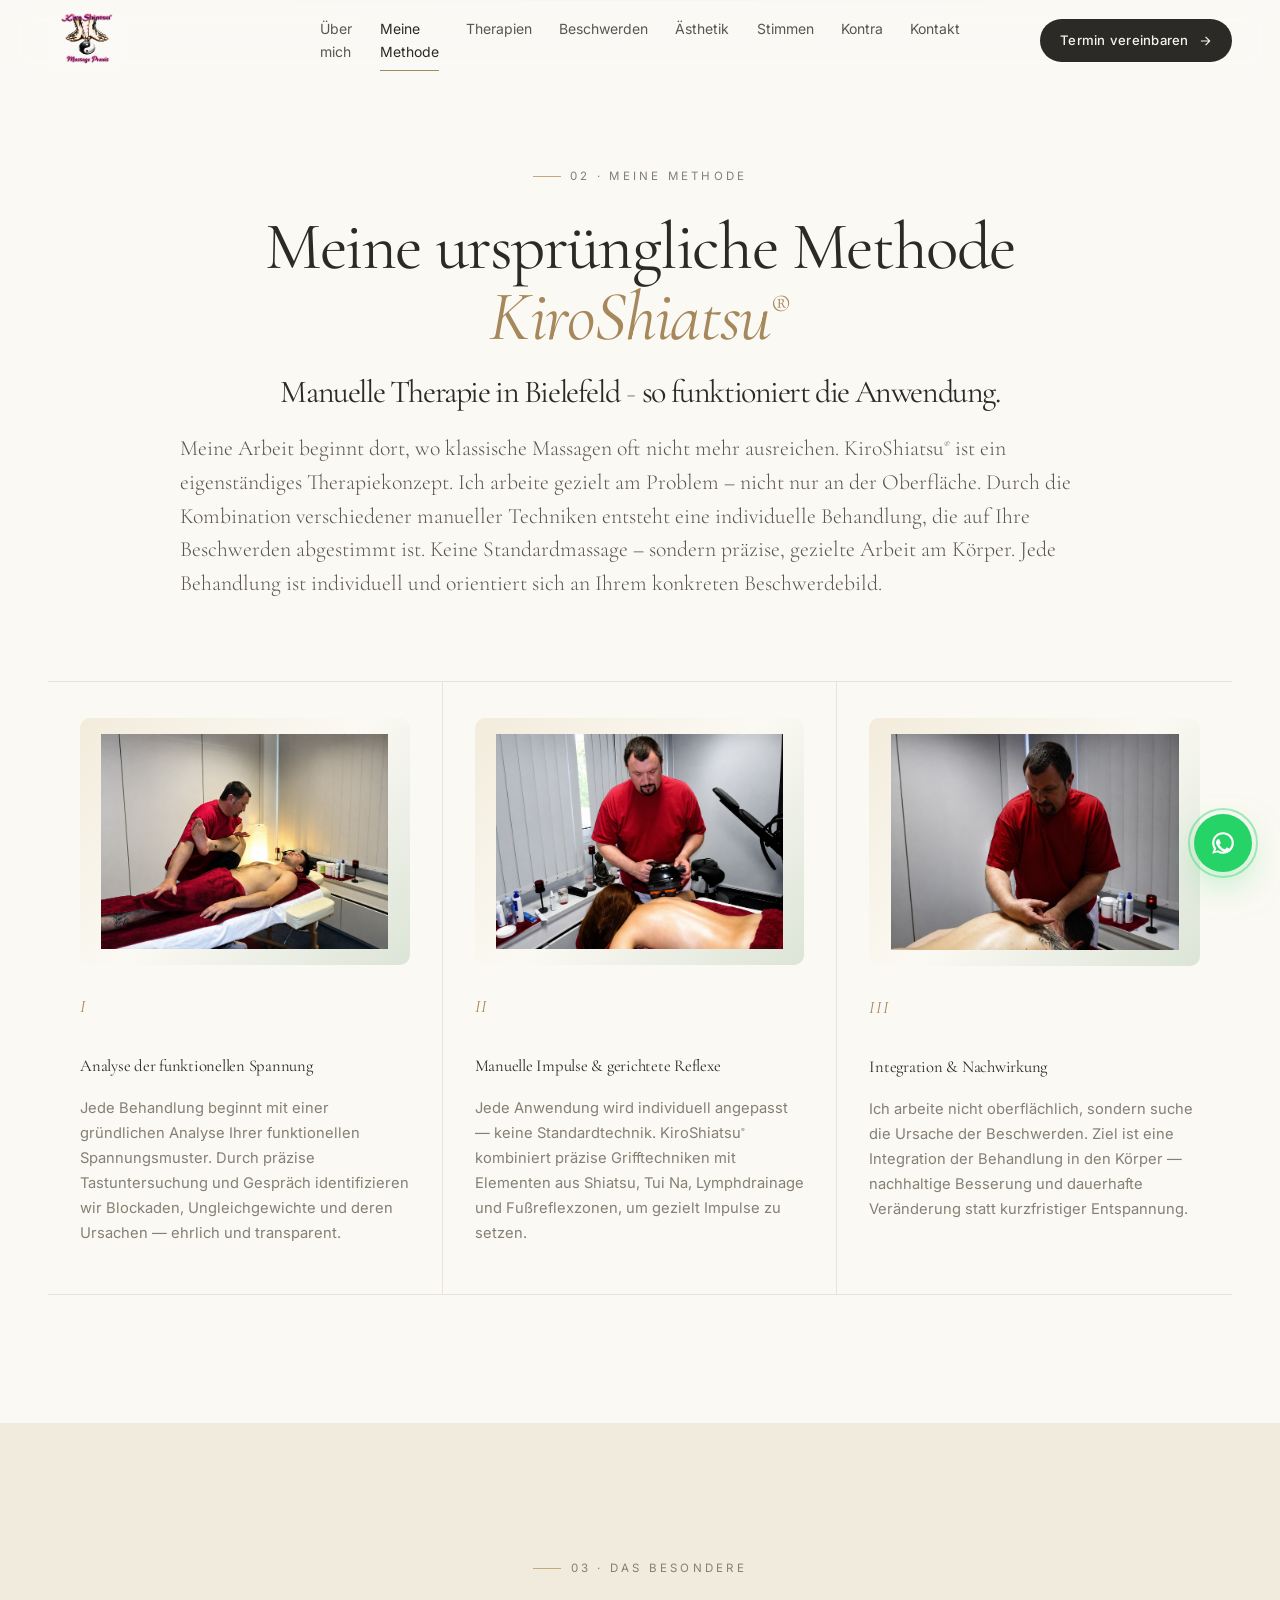
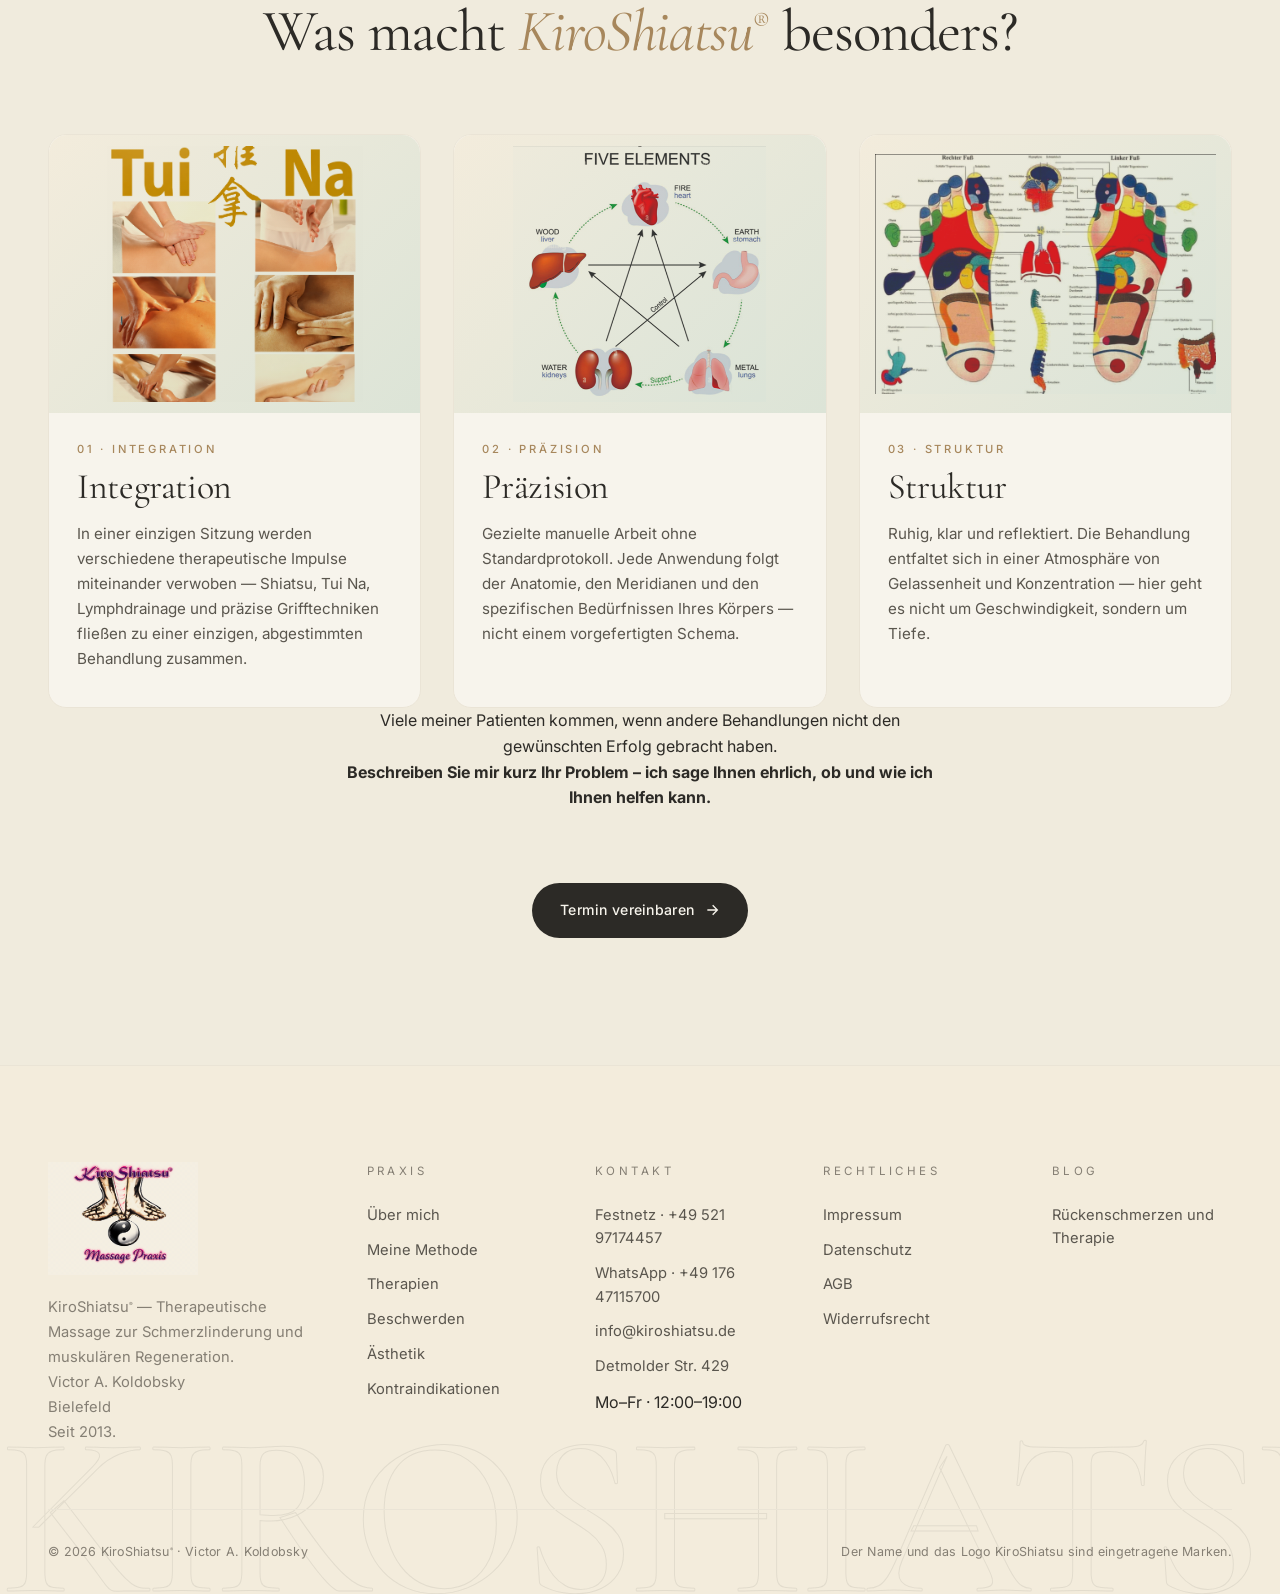
<file: methode.html>
<!DOCTYPE html>
<html lang="de">
<head>
    <meta charset="UTF-8" />
    <meta name="viewport" content="width=device-width, initial-scale=1.0" />
    <meta name="description" content="Manuelle Therapie in Bielefeld — die Methode KiroShiatsu®: Analyse der funktionellen Spannung, gerichtete manuelle Impulse und nachhaltige Integration. Was KiroShiatsu® von klassischen Massagen unterscheidet." />
    <meta name="theme-color" content="#2C2A26" />
    <title>Meine Methode — Manuelle Therapie in Bielefeld · KiroShiatsu® · Victor A. Koldobsky</title>
    <link rel="canonical" href="https://kiroshiatsu.de/methode.html" />

    <link rel="icon" type="image/png" href="images/logo.png" />
    <link rel="preconnect" href="https://fonts.googleapis.com" />
    <link rel="preconnect" href="https://fonts.gstatic.com" crossorigin />
    <link href="https://fonts.googleapis.com/css2?family=Cormorant+Garamond:ital,wght@0,300;0,400;0,500;0,600;1,300;1,400&family=Inter:wght@300;400;500;600;700&display=swap" rel="stylesheet" />

    <link rel="stylesheet" href="style.css?v=20260626" />
    <!-- Structured data: LocalBusiness -->
    <script type="application/ld+json">
    {
      "@context": "https://schema.org",
      "@type": "LocalBusiness",
      "@id": "https://kiroshiatsu.de/#business",
      "name": "KiroShiatsu®",
      "image": "https://kiroshiatsu.de/images/logo.png",
      "description": "Therapeutische Massage zur Schmerzlinderung in Bielefeld. Spezialisierte Therapien für Rücken-, Nacken- und muskuläre Beschwerden. Victor A. Koldobsky — Diplomierter Chiromasseur seit 2013.",
      "url": "https://kiroshiatsu.de",
      "telephone": "+49-521-97174457",
      "email": "info@kiroshiatsu.de",
      "address": {
        "@type": "PostalAddress",
        "streetAddress": "Detmolder Str. 429",
        "addressLocality": "Bielefeld",
        "postalCode": "33605",
        "addressRegion": "Nordrhein-Westfalen",
        "addressCountry": "DE"
      },
      "priceRange": "$$",
      "areaServed": [
        {
          "@type": "City",
          "name": "Bielefeld"
        },
        {
          "@type": "Region",
          "name": "Nordrhein-Westfalen"
        }
      ],
      "openingHoursSpecification": [
        {
          "@type": "OpeningHoursSpecification",
          "dayOfWeek": ["Monday", "Tuesday", "Wednesday", "Thursday", "Friday"],
          "opens": "12:00",
          "closes": "19:00"
        }
      ],
      "sameAs": [
        "https://maps.google.com/?q=Detmolder+Str+429+33605+Bielefeld"
      ],
      "knowsAbout": [
        "Therapeutische Massage",
        "Shiatsu",
        "Sportmassage",
        "Lymphdrainage",
        "Tui Na",
        "Fußreflexzonenmassage",
        "Ohrakupunktur",
        "Schmerzbehandlung",
        "Rückenmassage",
        "Nackenmassage"
      ],
      "founder": {
        "@type": "Person",
        "name": "Victor A. Koldobsky",
        "jobTitle": "Diplomierter Chiromasseur",
        "knownFor": "KiroShiatsu® und therapeutische Massage"
      },
      "foundingDate": "2013",
      "contactPoint": {
        "@type": "ContactPoint",
        "contactType": "Customer Service",
        "telephone": "+49-521-97174457",
        "availableLanguage": ["de", "es"]
      }
    }
    </script>

</head>
<body>
    <!-- Loader -->
    <div class="loader" id="loader">
        <div class="loader-inner">
            <span class="loader-word">KIRO</span>
            <span class="loader-word">SHIATSU</span>
            <span class="loader-word">®</span>
        </div>
    </div>

    <!-- SVG filters: clean logo background -->
    <svg width="0" height="0" style="position:absolute" aria-hidden="true">
        <filter id="logo-clean" color-interpolation-filters="sRGB">
            <feColorMatrix type="matrix" values="
                1 0 0 0 0
                0 1 0 0 0
                0 0 1 0 0
                -2 -2 -2 3 0"/>
        </filter>
        <filter id="logo-soft" color-interpolation-filters="sRGB">
            <feColorMatrix type="matrix" values="
                1 0 0 0 0
                0 1 0 0 0
                0 0 1 0 0
                -0.65 -0.65 -0.65 2.1 0"/>
        </filter>
    </svg>

    <!-- Progress Bar -->
    <div class="scroll-progress" id="scrollProgress"></div>

    <!-- Navbar -->
    <header class="navbar" id="navbar">
        <div class="nav-container">
            <a href="index.html" class="nav-logo" data-magnetic aria-label="KiroShiatsu — Startseite">
                <img src="images/logo.png" alt="KiroShiatsu®" class="nav-logo-img" />
            </a>

            <nav class="nav-links" id="navLinks">
                <a href="ueber-mich.html" class="nav-link">Über mich</a>
                <a href="methode.html" class="nav-link active">Meine Methode</a>
                <a href="therapien.html" class="nav-link">Therapien</a>
                <a href="beschwerden.html" class="nav-link">Beschwerden</a>
                <a href="aesthetik.html" class="nav-link">Ästhetik</a>
                <a href="stimmen.html" class="nav-link">Stimmen</a>
                <a href="kontra.html" class="nav-link">Kontra</a>
                <a href="kontakt.html" class="nav-link">Kontakt</a>
            </nav>

            <a href="kontakt.html" class="nav-cta" data-magnetic>
                <span>Termin vereinbaren</span>
                <svg width="14" height="14" viewBox="0 0 24 24" fill="none" stroke="currentColor" stroke-width="2">
                    <path d="M5 12h14M13 5l7 7-7 7"/>
                </svg>
            </a>

            <button class="nav-toggle" id="navToggle" aria-label="Menü">
                <span></span>
                <span></span>
            </button>
        </div>
    </header>

    <!-- Mobile menu -->
    <div class="mobile-menu" id="mobileMenu">
        <nav class="mobile-menu-links">
            <a href="ueber-mich.html">Über mich</a>
            <a href="methode.html">Meine Methode</a>
            <a href="therapien.html">Therapien</a>
            <a href="beschwerden.html">Beschwerden</a>
            <a href="aesthetik.html">Ästhetische Massage</a>
            <a href="stimmen.html">Stimmen</a>
            <a href="kontra.html">Kontraindikationen</a>
            <a href="kontakt.html">Kontakt</a>
        </nav>
        <div class="mobile-menu-footer">
            <a href="tel:+4952197174457">Festnetz: +49 521 97174457</a>
            <a href="https://wa.me/4917647115700?text=Hallo%2C%20ich%20m%C3%B6chte%20einen%20Termin%20vereinbaren." target="_blank" rel="noopener">WhatsApp: +49 176 47115700</a>
            <a href="mailto:info@kiroshiatsu.de">info@kiroshiatsu.de</a>
        </div>
    </div>

    <main id="top">

        <!-- METHOD -->
        <section class="section method page-top" id="method">
            <div class="container">
                <div class="method-header">
                    <span class="eyebrow reveal">02 · Meine Methode</span>
                    <h2 class="section-title reveal">
                        <span class="method-hero-line1">Meine ursprüngliche Methode</span><br/><em>KiroShiatsu<sup class="reg">®</sup></em><br/><span class="method-hero-sub">Manuelle Therapie in Bielefeld <span class="dash">–</span> so funktioniert die Anwendung.</span>
                    </h2>
                    <p class="lead reveal">
                        Meine Arbeit beginnt dort, wo klassische Massagen oft nicht mehr ausreichen.
                        KiroShiatsu<sup class="reg">®</sup> ist ein eigenständiges Therapiekonzept.
                        Ich arbeite gezielt am Problem – nicht nur an der Oberfläche.
                        Durch die Kombination verschiedener manueller Techniken entsteht eine
                        individuelle Behandlung, die auf Ihre Beschwerden abgestimmt ist.
                        Keine Standardmassage – sondern präzise, gezielte Arbeit am Körper.
                        Jede Behandlung ist individuell und orientiert sich an Ihrem konkreten Beschwerdebild.
                    </p>
                </div>

                <div class="method-grid method-grid-3">
                    <article class="method-card reveal-up">
                        <div class="method-media">
                            <a href="kontakt.html" class="method-media-link" aria-label="Termin vereinbaren">
                                <img src="images/method/analyse-1.jpg" class="active" alt="Analyse der funktionellen Spannung" />
                            </a>
                        </div>
                        <span class="method-step">I</span>
                        <h3>Analyse der funktionellen Spannung</h3>
                        <p>
                            Jede Behandlung beginnt mit einer gründlichen
                            Analyse Ihrer funktionellen Spannungsmuster.
                            Durch präzise Tastuntersuchung und Gespräch
                            identifizieren wir Blockaden, Ungleichgewichte
                            und deren Ursachen — ehrlich und transparent.
                        </p>
                        <div class="method-line"></div>
                    </article>

                    <article class="method-card reveal-up" style="--d:.1s">
                        <div class="method-media">
                            <a href="kontakt.html" class="method-media-link" aria-label="Termin vereinbaren">
                                <img src="images/method/behandlung-1.jpg" class="active" alt="Manuelle Impulse und gerichtete Reflexe" />
                            </a>
                        </div>
                        <span class="method-step">II</span>
                        <h3>Manuelle Impulse &amp; gerichtete Reflexe</h3>
                        <p>
                            Jede Anwendung wird individuell angepasst —
                            keine Standardtechnik. KiroShiatsu<sup class="reg">®</sup> kombiniert
                            präzise Grifftechniken mit Elementen aus Shiatsu,
                            Tui Na, Lymphdrainage und Fußreflexzonen,
                            um gezielt Impulse zu setzen.
                        </p>
                        <div class="method-line"></div>
                    </article>

                    <article class="method-card reveal-up" style="--d:.2s">
                        <div class="method-media">
                            <a href="kontakt.html" class="method-media-link" aria-label="Termin vereinbaren">
                                <img src="images/method/wirkung-1.jpg" class="active" alt="Integration und Nachwirkung" />
                            </a>
                        </div>
                        <span class="method-step">III</span>
                        <h3>Integration &amp; Nachwirkung</h3>
                        <p>
                            Ich arbeite nicht oberflächlich, sondern suche
                            die Ursache der Beschwerden. Ziel ist eine
                            Integration der Behandlung in den Körper —
                            nachhaltige Besserung und dauerhafte Veränderung
                            statt kurzfristiger Entspannung.
                        </p>
                        <div class="method-line"></div>
                    </article>
                </div>
            </div>
        </section>

        <!-- WAS UNTERSCHEIDET -->
        <section class="section distinguish" id="distinguish">
            <div class="container">
                <div class="distinguish-header">
                    <span class="eyebrow reveal">03 · Das Besondere</span>
                    <h2 class="section-title reveal">
                        Was macht <em>KiroShiatsu<sup class="reg">®</sup></em> besonders?
                    </h2>
                </div>

                <div class="distinguish-grid">
                    <article class="distinguish-card reveal-up">
                        <div class="distinguish-media">
                            <img src="images/unterscheidet/integration.jpg" alt="" onerror="this.style.display='none'" />
                            <span class="distinguish-monogram">一</span>
                        </div>
                        <span class="distinguish-label">01 · Integration</span>
                        <h3>Integration</h3>
                        <p>
                            In einer einzigen Sitzung werden verschiedene
                            therapeutische Impulse miteinander verwoben —
                            Shiatsu, Tui Na, Lymphdrainage und präzise
                            Grifftechniken fließen zu einer einzigen,
                            abgestimmten Behandlung zusammen.
                        </p>
                    </article>

                    <article class="distinguish-card reveal-up" style="--d:.1s">
                        <div class="distinguish-media">
                            <img src="images/unterscheidet/praezision.jpg" alt="" onerror="this.style.display='none'" />
                            <span class="distinguish-monogram">二</span>
                        </div>
                        <span class="distinguish-label">02 · Präzision</span>
                        <h3>Präzision</h3>
                        <p>
                            Gezielte manuelle Arbeit ohne Standardprotokoll.
                            Jede Anwendung folgt der Anatomie, den Meridianen
                            und den spezifischen Bedürfnissen Ihres Körpers —
                            nicht einem vorgefertigten Schema.
                        </p>
                    </article>

                    <article class="distinguish-card reveal-up" style="--d:.2s">
                        <div class="distinguish-media">
                            <img src="images/unterscheidet/struktur.jpg" alt="" onerror="this.style.display='none'" />
                            <span class="distinguish-monogram">三</span>
                        </div>
                        <span class="distinguish-label">03 · Struktur</span>
                        <h3>Struktur</h3>
                        <p>
                            Ruhig, klar und reflektiert. Die Behandlung
                            entfaltet sich in einer Atmosphäre von Gelassenheit
                            und Konzentration — hier geht es nicht um
                            Geschwindigkeit, sondern um Tiefe.
                        </p>
                    </article>
                </div>

                <div class="method-invite reveal" style="text-align:center; max-width:62ch; margin:0 auto 2rem;">
                    <p>Viele meiner Patienten kommen, wenn andere Behandlungen nicht den gewünschten Erfolg gebracht haben.</p>
                    <p><strong>Beschreiben Sie mir kurz Ihr Problem – ich sage Ihnen ehrlich, ob und wie ich Ihnen helfen kann.</strong></p>
                </div>

                <div class="page-cta reveal">
                    <a href="kontakt.html" class="btn btn-primary" data-magnetic>
                        <span>Termin vereinbaren</span>
                        <svg width="16" height="16" viewBox="0 0 24 24" fill="none" stroke="currentColor" stroke-width="2"><path d="M5 12h14M13 5l7 7-7 7"/></svg>
                    </a>
                </div>
            </div>
        </section>
    </main>

    <!-- FOOTER -->
    <footer class="footer">
        <div class="container">
            <div class="footer-top">
                <div class="footer-brand">
                    <img src="images/logo.png" alt="KiroShiatsu® Massagepraxis" class="footer-logo-img" />
                    <p>
                        KiroShiatsu<sup class="reg">®</sup> — Therapeutische Massage zur
                        Schmerzlinderung und muskulären Regeneration.<br/>
                        Victor A. Koldobsky<br/>Bielefeld<br/>Seit 2013.
                    </p>
                </div>

                <div class="footer-col">
                    <span class="footer-label">Praxis</span>
                    <a href="ueber-mich.html">Über mich</a>
                    <a href="methode.html">Meine Methode</a>
                    <a href="therapien.html">Therapien</a>
                    <a href="beschwerden.html">Beschwerden</a>
                    <a href="aesthetik.html">Ästhetik</a>
                    <a href="kontra.html">Kontraindikationen</a>
                </div>

                <div class="footer-col">
                    <span class="footer-label">Kontakt</span>
                    <a href="tel:+4952197174457">Festnetz · +49 521 97174457</a>
                    <a href="https://wa.me/4917647115700?text=Hallo%2C%20ich%20m%C3%B6chte%20einen%20Termin%20vereinbaren." target="_blank" rel="noopener">WhatsApp · +49 176 47115700</a>
                    <a href="mailto:info@kiroshiatsu.de">info@kiroshiatsu.de</a>
                    <a href="https://maps.google.com/?q=Detmolder+Str+429+33605+Bielefeld" target="_blank" rel="noopener">Detmolder Str. 429</a>
                    <span>Mo–Fr · 12:00–19:00</span>
                </div>

                <div class="footer-col">
                    <span class="footer-label">Rechtliches</span>
                    <a href="impressum.html">Impressum</a>
                    <a href="datenschutz.html">Datenschutz</a>
                    <a href="agb.html">AGB</a>
                    <a href="widerrufsrecht.html">Widerrufsrecht</a>
                </div>

                <div class="footer-col">
                    <span class="footer-label">Blog</span>
                    <a href="blog/rueckenschmerzen-therapie.html">Rückenschmerzen und Therapie</a>
                </div>
            </div>

            <div class="footer-bottom">
                <span>© <span id="year"></span> KiroShiatsu<sup class="reg">®</sup> · Victor A. Koldobsky</span>
                <span class="footer-made">Der Name und das Logo KiroShiatsu sind eingetragene Marken.</span>
            </div>
        </div>

        <div class="footer-bigmark" aria-hidden="true">KIROSHIATSU</div>
    </footer>

    <!-- Floating WhatsApp -->
    <a href="https://wa.me/4917647115700?text=Hallo%2C%20ich%20m%C3%B6chte%20einen%20Termin%20vereinbaren." class="wa-float" target="_blank" rel="noopener" aria-label="WhatsApp" data-magnetic>
        <svg viewBox="0 0 32 32" fill="currentColor" width="26" height="26">
            <path d="M16.004 2.667C8.643 2.667 2.671 8.64 2.671 16c0 2.67.78 5.155 2.116 7.25L2.667 29.333l6.24-2.073a13.25 13.25 0 0 0 7.097 2.073h.006c7.36 0 13.333-5.972 13.333-13.333 0-3.563-1.387-6.91-3.905-9.427a13.237 13.237 0 0 0-9.434-3.906Zm0 2.666c2.849 0 5.525 1.11 7.542 3.126A10.604 10.604 0 0 1 26.671 16c0 5.889-4.782 10.667-10.667 10.667h-.005a10.593 10.593 0 0 1-5.422-1.485l-.389-.231-3.704 1.228 1.238-3.613-.252-.402A10.604 10.604 0 0 1 5.337 16c0-5.889 4.779-10.667 10.667-10.667Zm-5.98 6.027c-.287 0-.75.106-1.144.534-.394.427-1.504 1.47-1.504 3.587s1.543 4.16 1.757 4.448c.213.288 2.999 4.8 7.386 6.538 3.643 1.444 4.385 1.158 5.178 1.086.793-.07 2.554-1.042 2.915-2.05.36-1.008.36-1.873.252-2.052-.107-.178-.395-.285-.827-.498-.433-.213-2.555-1.262-2.953-1.405-.397-.143-.688-.214-.977.215-.29.427-1.12 1.403-1.374 1.692-.254.29-.507.325-.94.113-.433-.214-1.827-.674-3.482-2.147-1.287-1.146-2.156-2.56-2.41-2.99-.253-.427-.026-.658.188-.87.194-.191.432-.498.648-.747.216-.25.287-.427.432-.712.143-.285.07-.534-.035-.747-.107-.213-.94-2.337-1.32-3.192-.338-.77-.687-.672-.94-.683l-.792-.014Z"/>
        </svg>
        <span class="wa-tooltip">Schreiben Sie uns</span>
    </a>

    <script src="script.js"></script>
</body>
</html>
</file>
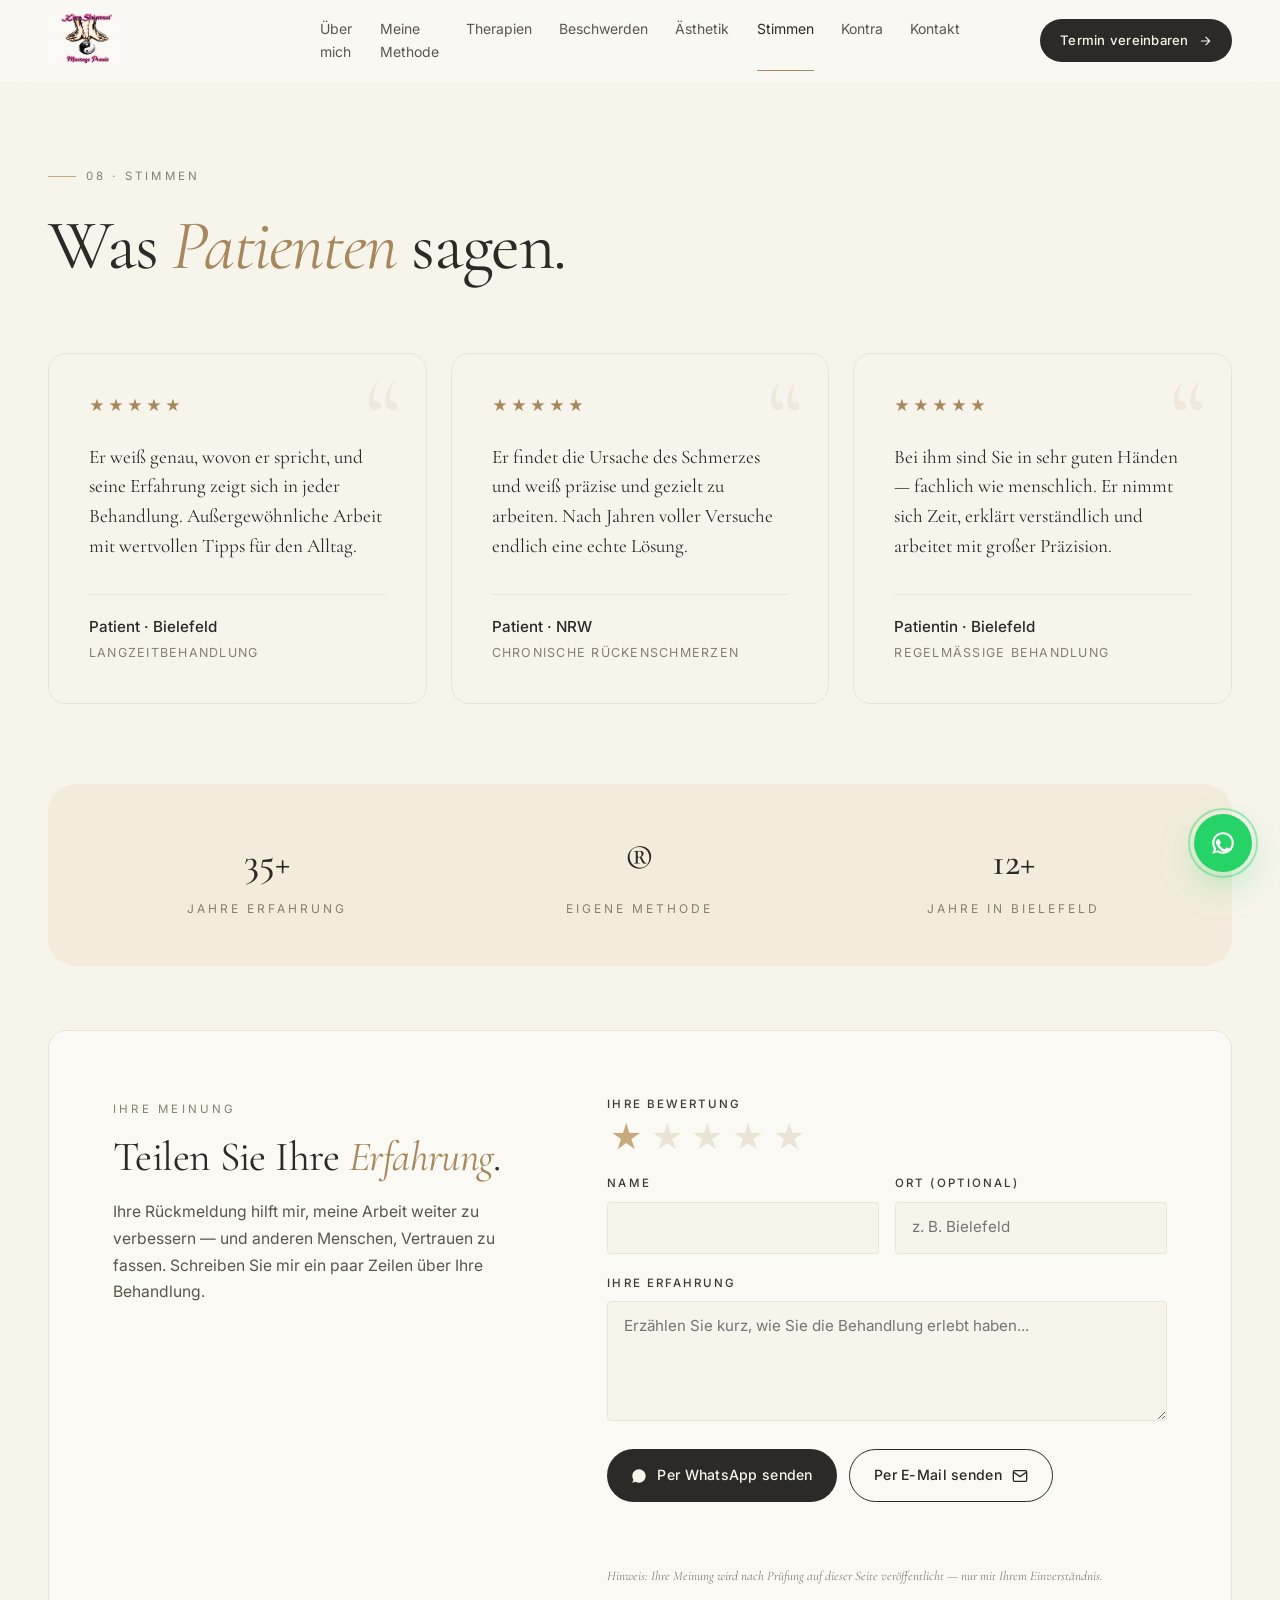
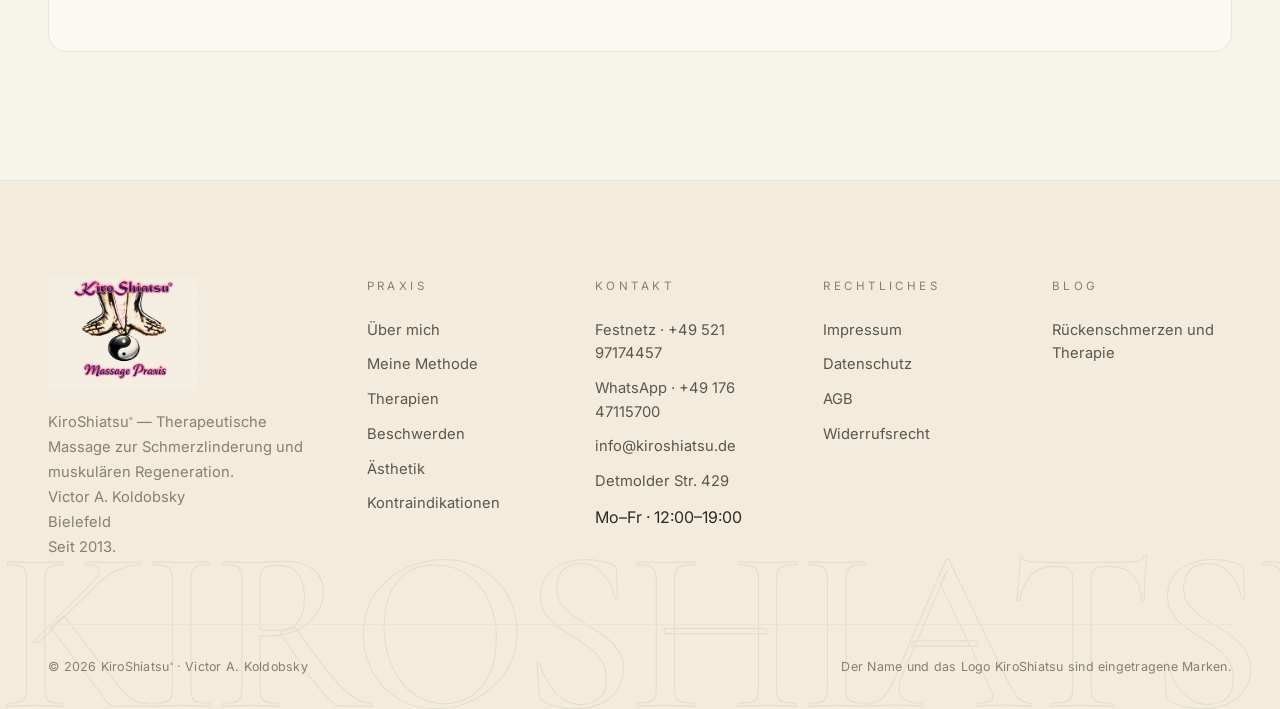
<file: stimmen.html>
<!DOCTYPE html>
<html lang="de">
<head>
    <meta charset="UTF-8" />
    <meta name="viewport" content="width=device-width, initial-scale=1.0" />
    <meta name="description" content="Stimmen — was Patientinnen und Patienten über KiroShiatsu® sagen. Teilen Sie Ihre eigene Erfahrung mit der Behandlung." />
    <meta name="theme-color" content="#2C2A26" />
    <title>Stimmen — KiroShiatsu® · Victor A. Koldobsky · Bielefeld</title>
    <link rel="canonical" href="https://kiroshiatsu.de/stimmen.html" />

    <link rel="icon" type="image/png" href="images/logo.png" />
    <link rel="preconnect" href="https://fonts.googleapis.com" />
    <link rel="preconnect" href="https://fonts.gstatic.com" crossorigin />
    <link href="https://fonts.googleapis.com/css2?family=Cormorant+Garamond:ital,wght@0,300;0,400;0,500;0,600;1,300;1,400&family=Inter:wght@300;400;500;600;700&display=swap" rel="stylesheet" />

    <link rel="stylesheet" href="style.css" />
    <!-- Structured data: LocalBusiness -->
    <script type="application/ld+json">
    {
      "@context": "https://schema.org",
      "@type": "LocalBusiness",
      "@id": "https://kiroshiatsu.de/#business",
      "name": "KiroShiatsu®",
      "image": "https://kiroshiatsu.de/images/logo.png",
      "description": "Therapeutische Massage zur Schmerzlinderung in Bielefeld. Spezialisierte Therapien für Rücken-, Nacken- und muskuläre Beschwerden. Victor A. Koldobsky — Diplomierter Chiromasseur seit 2013.",
      "url": "https://kiroshiatsu.de",
      "telephone": "+49-521-97174457",
      "email": "info@kiroshiatsu.de",
      "address": {
        "@type": "PostalAddress",
        "streetAddress": "Detmolder Str. 429",
        "addressLocality": "Bielefeld",
        "postalCode": "33605",
        "addressRegion": "Nordrhein-Westfalen",
        "addressCountry": "DE"
      },
      "priceRange": "$$",
      "areaServed": [
        {
          "@type": "City",
          "name": "Bielefeld"
        },
        {
          "@type": "Region",
          "name": "Nordrhein-Westfalen"
        }
      ],
      "openingHoursSpecification": [
        {
          "@type": "OpeningHoursSpecification",
          "dayOfWeek": ["Monday", "Tuesday", "Wednesday", "Thursday", "Friday"],
          "opens": "12:00",
          "closes": "19:00"
        }
      ],
      "sameAs": [
        "https://maps.google.com/?q=Detmolder+Str+429+33605+Bielefeld"
      ],
      "knowsAbout": [
        "Therapeutische Massage",
        "Shiatsu",
        "Sportmassage",
        "Lymphdrainage",
        "Tui Na",
        "Fußreflexzonenmassage",
        "Ohrakupunktur",
        "Schmerzbehandlung",
        "Rückenmassage",
        "Nackenmassage"
      ],
      "founder": {
        "@type": "Person",
        "name": "Victor A. Koldobsky",
        "jobTitle": "Diplomierter Chiromasseur",
        "knownFor": "KiroShiatsu® und therapeutische Massage"
      },
      "foundingDate": "2013",
      "contactPoint": {
        "@type": "ContactPoint",
        "contactType": "Customer Service",
        "telephone": "+49-521-97174457",
        "availableLanguage": ["de", "es"]
      }
    }
    </script>

</head>
<body>
    <!-- Loader -->
    <div class="loader" id="loader">
        <div class="loader-inner">
            <span class="loader-word">KIRO</span>
            <span class="loader-word">SHIATSU</span>
            <span class="loader-word">®</span>
        </div>
    </div>

    <!-- SVG filters: clean logo background -->
    <svg width="0" height="0" style="position:absolute" aria-hidden="true">
        <filter id="logo-clean" color-interpolation-filters="sRGB">
            <feColorMatrix type="matrix" values="
                1 0 0 0 0
                0 1 0 0 0
                0 0 1 0 0
                -2 -2 -2 3 0"/>
        </filter>
        <filter id="logo-soft" color-interpolation-filters="sRGB">
            <feColorMatrix type="matrix" values="
                1 0 0 0 0
                0 1 0 0 0
                0 0 1 0 0
                -0.65 -0.65 -0.65 2.1 0"/>
        </filter>
    </svg>

    <!-- Progress Bar -->
    <div class="scroll-progress" id="scrollProgress"></div>

    <!-- Navbar -->
    <header class="navbar" id="navbar">
        <div class="nav-container">
            <a href="index.html" class="nav-logo" data-magnetic aria-label="KiroShiatsu — Startseite">
                <img src="images/logo.png" alt="KiroShiatsu®" class="nav-logo-img" />
            </a>

            <nav class="nav-links" id="navLinks">
                <a href="ueber-mich.html" class="nav-link">Über mich</a>
                <a href="methode.html" class="nav-link">Meine Methode</a>
                <a href="therapien.html" class="nav-link">Therapien</a>
                <a href="beschwerden.html" class="nav-link">Beschwerden</a>
                <a href="aesthetik.html" class="nav-link">Ästhetik</a>
                <a href="stimmen.html" class="nav-link active">Stimmen</a>
                <a href="kontra.html" class="nav-link">Kontra</a>
                <a href="kontakt.html" class="nav-link">Kontakt</a>
            </nav>

            <a href="kontakt.html" class="nav-cta" data-magnetic>
                <span>Termin vereinbaren</span>
                <svg width="14" height="14" viewBox="0 0 24 24" fill="none" stroke="currentColor" stroke-width="2">
                    <path d="M5 12h14M13 5l7 7-7 7"/>
                </svg>
            </a>

            <button class="nav-toggle" id="navToggle" aria-label="Menü">
                <span></span>
                <span></span>
            </button>
        </div>
    </header>

    <!-- Mobile menu -->
    <div class="mobile-menu" id="mobileMenu">
        <nav class="mobile-menu-links">
            <a href="ueber-mich.html">Über mich</a>
            <a href="methode.html">Meine Methode</a>
            <a href="therapien.html">Therapien</a>
            <a href="beschwerden.html">Beschwerden</a>
            <a href="aesthetik.html">Ästhetische Massage</a>
            <a href="stimmen.html">Stimmen</a>
            <a href="kontra.html">Kontraindikationen</a>
            <a href="kontakt.html">Kontakt</a>
        </nav>
        <div class="mobile-menu-footer">
            <a href="tel:+4952197174457">Festnetz: +49 521 97174457</a>
            <a href="https://wa.me/4917647115700?text=Hallo%2C%20ich%20m%C3%B6chte%20einen%20Termin%20vereinbaren." target="_blank" rel="noopener">WhatsApp: +49 176 47115700</a>
            <a href="mailto:info@kiroshiatsu.de">info@kiroshiatsu.de</a>
        </div>
    </div>

    <main id="top">

        <!-- TESTIMONIALS -->
        <section class="section testimonials page-top" id="testimonials">
            <div class="container">
                <div class="test-header">
                    <span class="eyebrow reveal">08 · Stimmen</span>
                    <h2 class="section-title reveal">
                        Was <em>Patienten</em> sagen.
                    </h2>
                </div>

                <div class="test-grid">
                    <figure class="test-card reveal-up">
                        <div class="test-stars">★★★★★</div>
                        <blockquote>
                            Er weiß genau, wovon er spricht, und seine
                            Erfahrung zeigt sich in jeder Behandlung.
                            Außergewöhnliche Arbeit mit wertvollen Tipps
                            für den Alltag.
                        </blockquote>
                        <figcaption>
                            <strong>Patient · Bielefeld</strong>
                            <span>Langzeitbehandlung</span>
                        </figcaption>
                    </figure>

                    <figure class="test-card reveal-up" style="--d:.1s">
                        <div class="test-stars">★★★★★</div>
                        <blockquote>
                            Er findet die Ursache des Schmerzes und weiß
                            präzise und gezielt zu arbeiten. Nach Jahren
                            voller Versuche endlich eine echte Lösung.
                        </blockquote>
                        <figcaption>
                            <strong>Patient · NRW</strong>
                            <span>Chronische Rückenschmerzen</span>
                        </figcaption>
                    </figure>

                    <figure class="test-card reveal-up" style="--d:.2s">
                        <div class="test-stars">★★★★★</div>
                        <blockquote>
                            Bei ihm sind Sie in sehr guten Händen —
                            fachlich wie menschlich. Er nimmt sich Zeit,
                            erklärt verständlich und arbeitet mit großer
                            Präzision.
                        </blockquote>
                        <figcaption>
                            <strong>Patientin · Bielefeld</strong>
                            <span>Regelmäßige Behandlung</span>
                        </figcaption>
                    </figure>
                </div>

                <div class="test-trust reveal">
                    <div class="trust-item">
                        <span class="trust-num">35+</span>
                        <span class="trust-label">Jahre Erfahrung</span>
                    </div>
                    <div class="trust-item">
                        <span class="trust-num">®</span>
                        <span class="trust-label">Eigene Methode</span>
                    </div>
                    <div class="trust-item">
                        <span class="trust-num">12+</span>
                        <span class="trust-label">Jahre in Bielefeld</span>
                    </div>
                </div>

                <!-- Ihre Meinung teilen -->
                <div class="meinung-box reveal-up">
                    <div class="meinung-intro">
                        <span class="eyebrow">Ihre Meinung</span>
                        <h3>Teilen Sie Ihre <em>Erfahrung</em>.</h3>
                        <p>
                            Ihre Rückmeldung hilft mir, meine Arbeit weiter zu
                            verbessern — und anderen Menschen, Vertrauen zu fassen.
                            Schreiben Sie mir ein paar Zeilen über Ihre Behandlung.
                        </p>
                    </div>

                    <form class="meinung-form" id="meinungForm" novalidate>
                        <div class="form-field">
                            <label>Ihre Bewertung</label>
                            <div class="star-rating" id="starRating" role="radiogroup" aria-label="Bewertung">
                                <button type="button" class="star" data-value="1" aria-label="1 Stern">★</button>
                                <button type="button" class="star" data-value="2" aria-label="2 Sterne">★</button>
                                <button type="button" class="star" data-value="3" aria-label="3 Sterne">★</button>
                                <button type="button" class="star" data-value="4" aria-label="4 Sterne">★</button>
                                <button type="button" class="star" data-value="5" aria-label="5 Sterne">★</button>
                                <input type="hidden" id="meinungStars" name="rating" value="5" />
                            </div>
                        </div>

                        <div class="form-row">
                            <div class="form-field">
                                <label for="meinungName">Name</label>
                                <input type="text" id="meinungName" name="name" required autocomplete="name" />
                            </div>
                            <div class="form-field">
                                <label for="meinungCity">Ort (optional)</label>
                                <input type="text" id="meinungCity" name="city" placeholder="z.&nbsp;B. Bielefeld" />
                            </div>
                        </div>

                        <div class="form-field">
                            <label for="meinungText">Ihre Erfahrung</label>
                            <textarea id="meinungText" name="meinung" rows="4" required placeholder="Erzählen Sie kurz, wie Sie die Behandlung erlebt haben..."></textarea>
                        </div>

                        <div class="meinung-actions">
                            <button type="submit" class="btn btn-primary" data-send="whatsapp" data-magnetic>
                                <svg width="16" height="16" viewBox="0 0 32 32" fill="currentColor" aria-hidden="true">
                                    <path d="M16.004 2.667C8.643 2.667 2.671 8.64 2.671 16c0 2.67.78 5.155 2.116 7.25L2.667 29.333l6.24-2.073a13.25 13.25 0 0 0 7.097 2.073h.006c7.36 0 13.333-5.972 13.333-13.333 0-3.563-1.387-6.91-3.905-9.427a13.237 13.237 0 0 0-9.434-3.906Z"/>
                                </svg>
                                <span>Per WhatsApp senden</span>
                            </button>
                            <button type="submit" class="btn btn-ghost" data-send="email" data-magnetic>
                                <span>Per E-Mail senden</span>
                                <svg width="16" height="16" viewBox="0 0 24 24" fill="none" stroke="currentColor" stroke-width="2">
                                    <path d="M4 4h16c1.1 0 2 .9 2 2v12c0 1.1-.9 2-2 2H4c-1.1 0-2-.9-2-2V6c0-1.1.9-2 2-2z"/>
                                    <polyline points="22,6 12,13 2,6"/>
                                </svg>
                            </button>
                        </div>

                        <div class="meinung-feedback" id="meinungFeedback"></div>

                        <p class="meinung-note">
                            <em>Hinweis: Ihre Meinung wird nach Prüfung auf dieser Seite veröffentlicht — nur mit Ihrem Einverständnis.</em>
                        </p>
                    </form>
                </div>
            </div>
        </section>
    </main>

    <!-- FOOTER -->
    <footer class="footer">
        <div class="container">
            <div class="footer-top">
                <div class="footer-brand">
                    <img src="images/logo.png" alt="KiroShiatsu® Massagepraxis" class="footer-logo-img" />
                    <p>
                        KiroShiatsu<sup class="reg">®</sup> — Therapeutische Massage zur
                        Schmerzlinderung und muskulären Regeneration.<br/>
                        Victor A. Koldobsky<br/>Bielefeld<br/>Seit 2013.
                    </p>
                </div>

                <div class="footer-col">
                    <span class="footer-label">Praxis</span>
                    <a href="ueber-mich.html">Über mich</a>
                    <a href="methode.html">Meine Methode</a>
                    <a href="therapien.html">Therapien</a>
                    <a href="beschwerden.html">Beschwerden</a>
                    <a href="aesthetik.html">Ästhetik</a>
                    <a href="kontra.html">Kontraindikationen</a>
                </div>

                <div class="footer-col">
                    <span class="footer-label">Kontakt</span>
                    <a href="tel:+4952197174457">Festnetz · +49 521 97174457</a>
                    <a href="https://wa.me/4917647115700?text=Hallo%2C%20ich%20m%C3%B6chte%20einen%20Termin%20vereinbaren." target="_blank" rel="noopener">WhatsApp · +49 176 47115700</a>
                    <a href="mailto:info@kiroshiatsu.de">info@kiroshiatsu.de</a>
                    <a href="https://maps.google.com/?q=Detmolder+Str+429+33605+Bielefeld" target="_blank" rel="noopener">Detmolder Str. 429</a>
                    <span>Mo–Fr · 12:00–19:00</span>
                </div>

                <div class="footer-col">
                    <span class="footer-label">Rechtliches</span>
                    <a href="impressum.html">Impressum</a>
                    <a href="datenschutz.html">Datenschutz</a>
                    <a href="agb.html">AGB</a>
                    <a href="widerrufsrecht.html">Widerrufsrecht</a>
                </div>

                <div class="footer-col">
                    <span class="footer-label">Blog</span>
                    <a href="blog/rueckenschmerzen-therapie.html">Rückenschmerzen und Therapie</a>
                </div>
            </div>

            <div class="footer-bottom">
                <span>© <span id="year"></span> KiroShiatsu<sup class="reg">®</sup> · Victor A. Koldobsky</span>
                <span class="footer-made">Der Name und das Logo KiroShiatsu sind eingetragene Marken.</span>
            </div>
        </div>

        <div class="footer-bigmark" aria-hidden="true">KIROSHIATSU</div>
    </footer>

    <!-- Floating WhatsApp -->
    <a href="https://wa.me/4917647115700?text=Hallo%2C%20ich%20m%C3%B6chte%20einen%20Termin%20vereinbaren." class="wa-float" target="_blank" rel="noopener" aria-label="WhatsApp" data-magnetic>
        <svg viewBox="0 0 32 32" fill="currentColor" width="26" height="26">
            <path d="M16.004 2.667C8.643 2.667 2.671 8.64 2.671 16c0 2.67.78 5.155 2.116 7.25L2.667 29.333l6.24-2.073a13.25 13.25 0 0 0 7.097 2.073h.006c7.36 0 13.333-5.972 13.333-13.333 0-3.563-1.387-6.91-3.905-9.427a13.237 13.237 0 0 0-9.434-3.906Zm0 2.666c2.849 0 5.525 1.11 7.542 3.126A10.604 10.604 0 0 1 26.671 16c0 5.889-4.782 10.667-10.667 10.667h-.005a10.593 10.593 0 0 1-5.422-1.485l-.389-.231-3.704 1.228 1.238-3.613-.252-.402A10.604 10.604 0 0 1 5.337 16c0-5.889 4.779-10.667 10.667-10.667Zm-5.98 6.027c-.287 0-.75.106-1.144.534-.394.427-1.504 1.47-1.504 3.587s1.543 4.16 1.757 4.448c.213.288 2.999 4.8 7.386 6.538 3.643 1.444 4.385 1.158 5.178 1.086.793-.07 2.554-1.042 2.915-2.05.36-1.008.36-1.873.252-2.052-.107-.178-.395-.285-.827-.498-.433-.213-2.555-1.262-2.953-1.405-.397-.143-.688-.214-.977.215-.29.427-1.12 1.403-1.374 1.692-.254.29-.507.325-.94.113-.433-.214-1.827-.674-3.482-2.147-1.287-1.146-2.156-2.56-2.41-2.99-.253-.427-.026-.658.188-.87.194-.191.432-.498.648-.747.216-.25.287-.427.432-.712.143-.285.07-.534-.035-.747-.107-.213-.94-2.337-1.32-3.192-.338-.77-.687-.672-.94-.683l-.792-.014Z"/>
        </svg>
        <span class="wa-tooltip">Schreiben Sie uns</span>
    </a>

    <script src="script.js"></script>
</body>
</html>
</file>
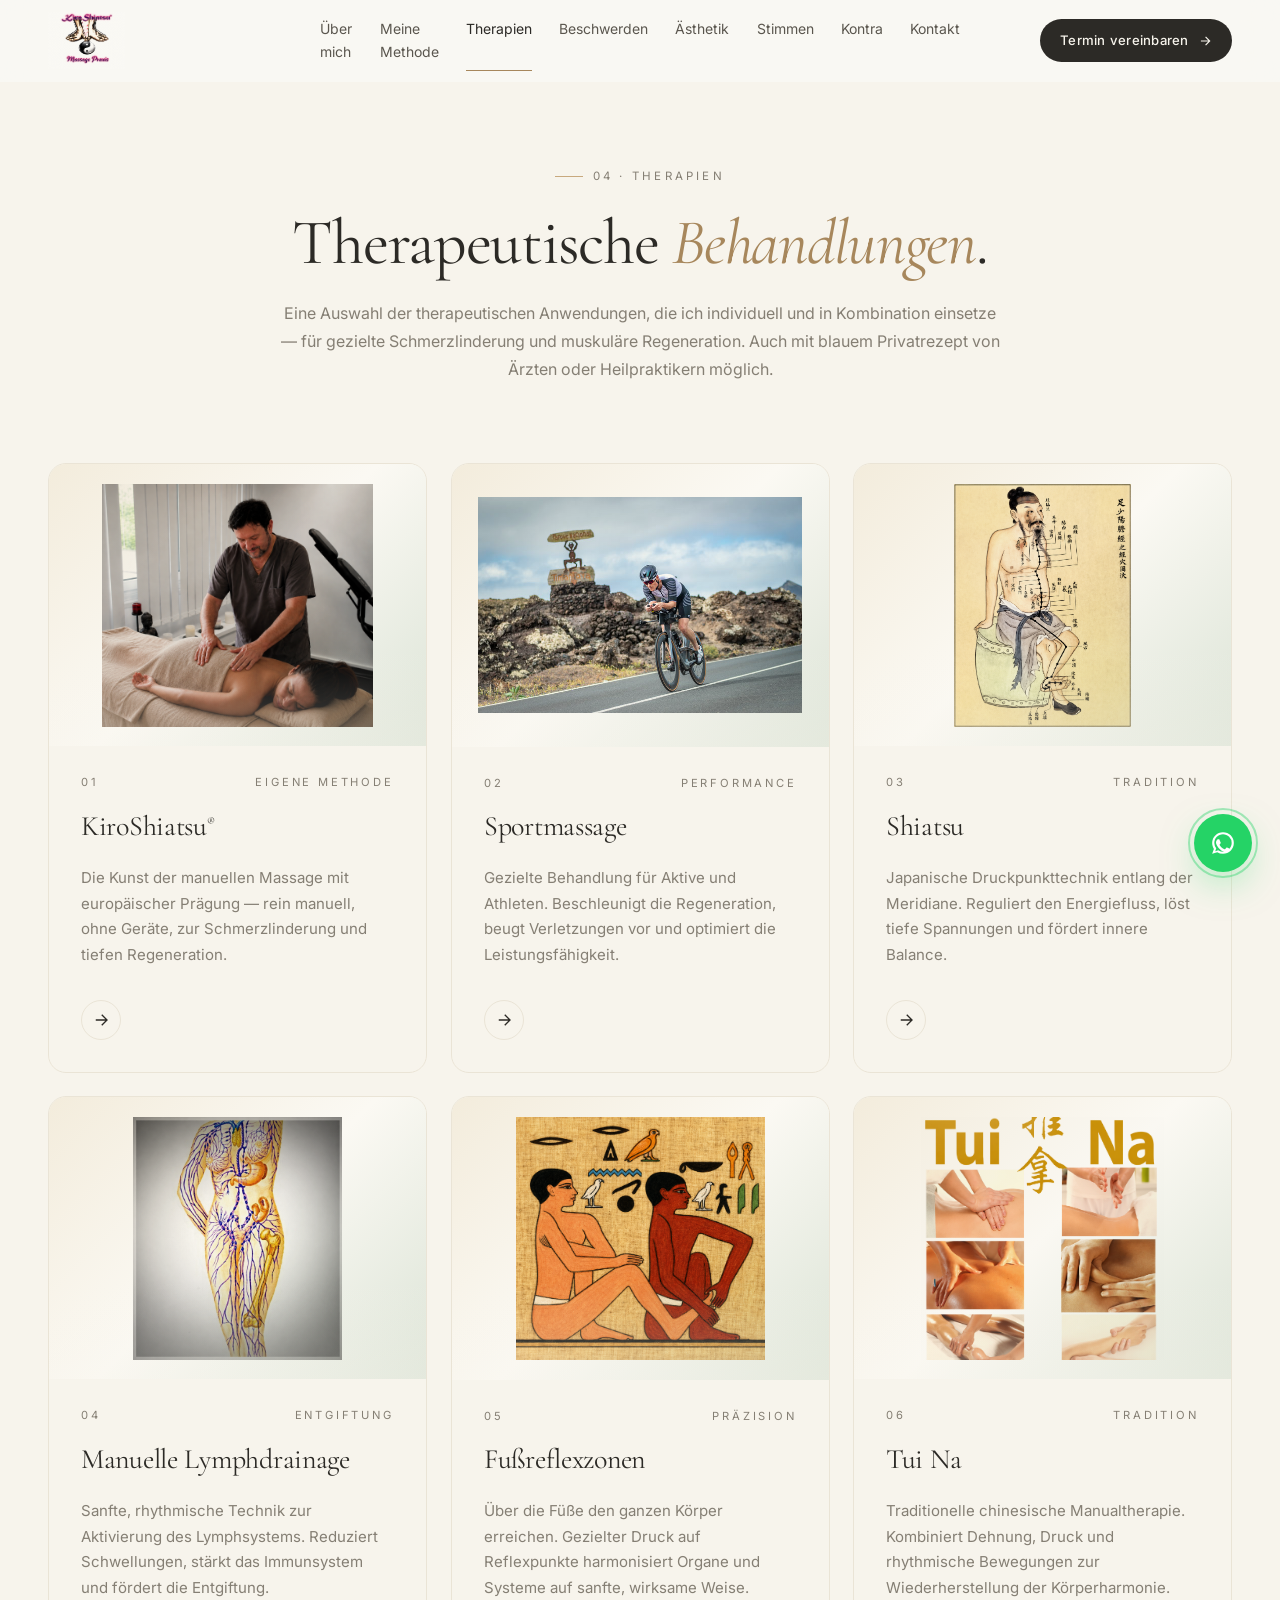
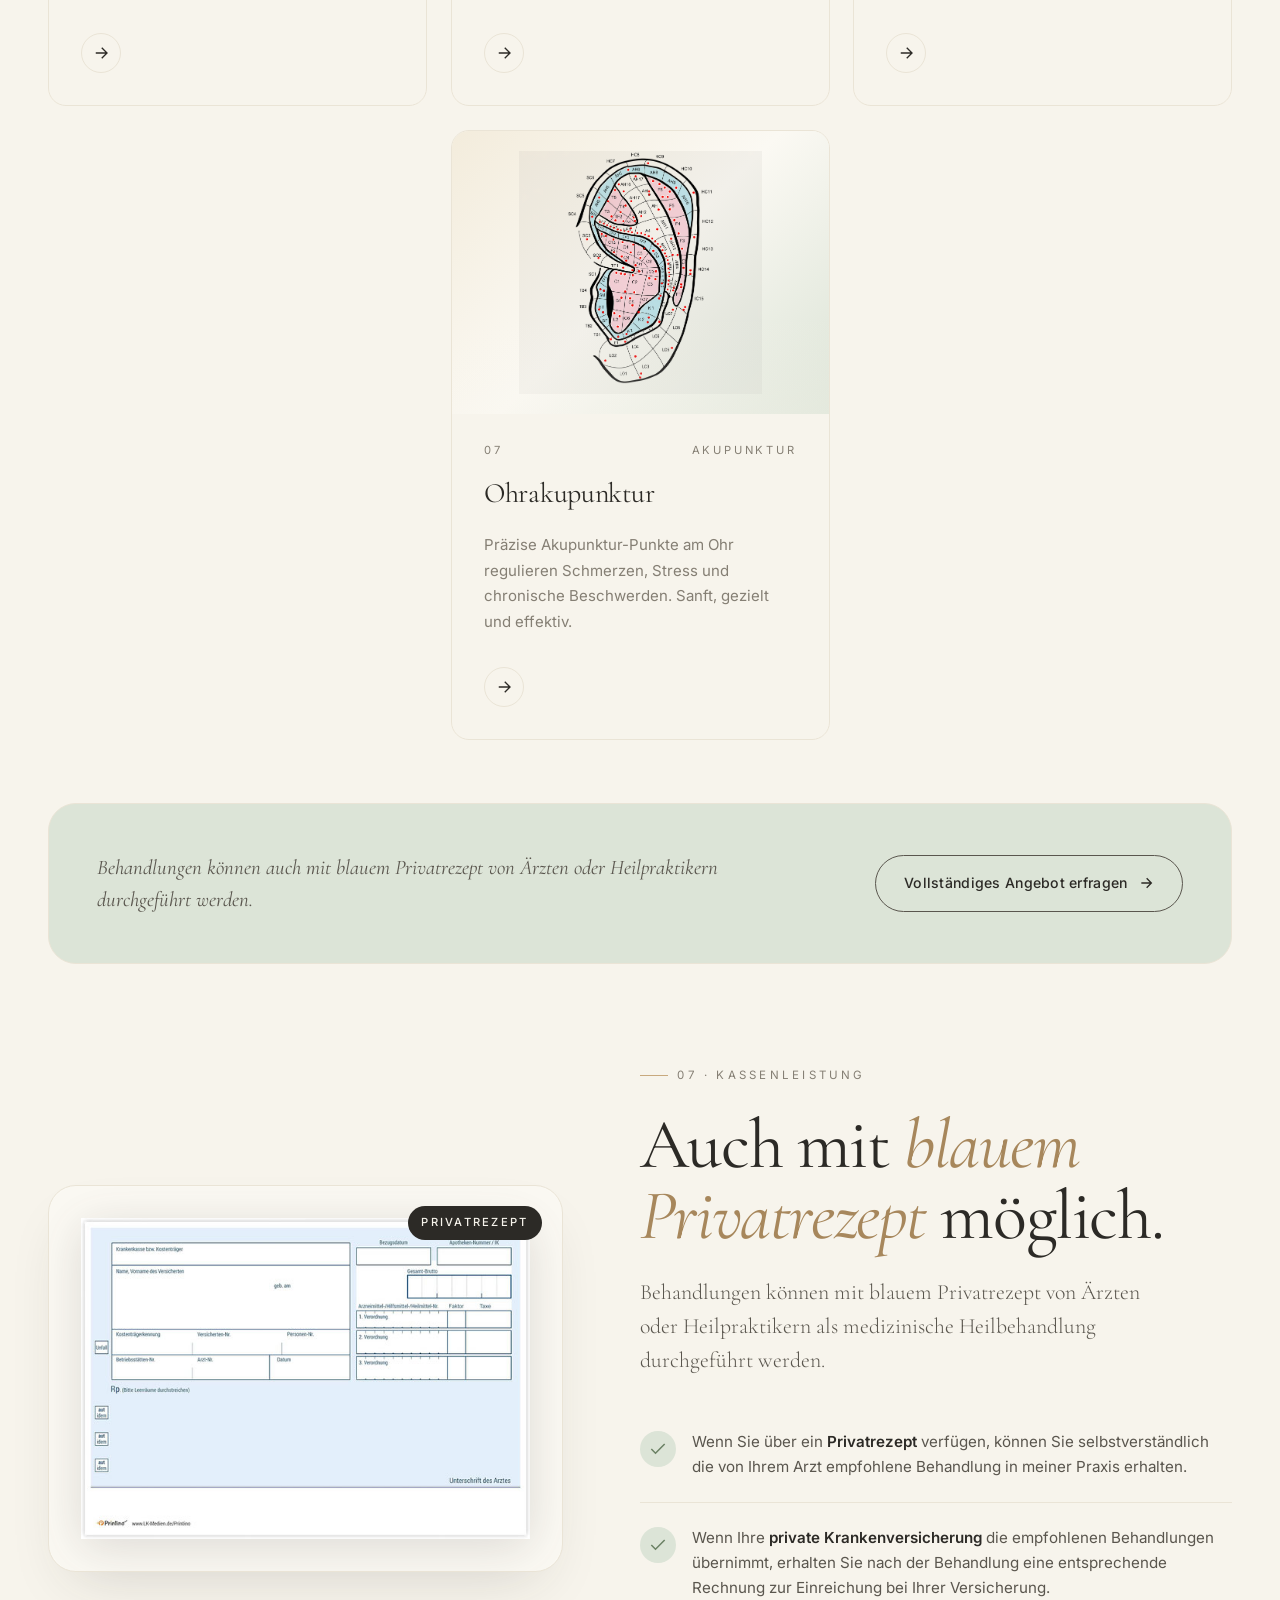
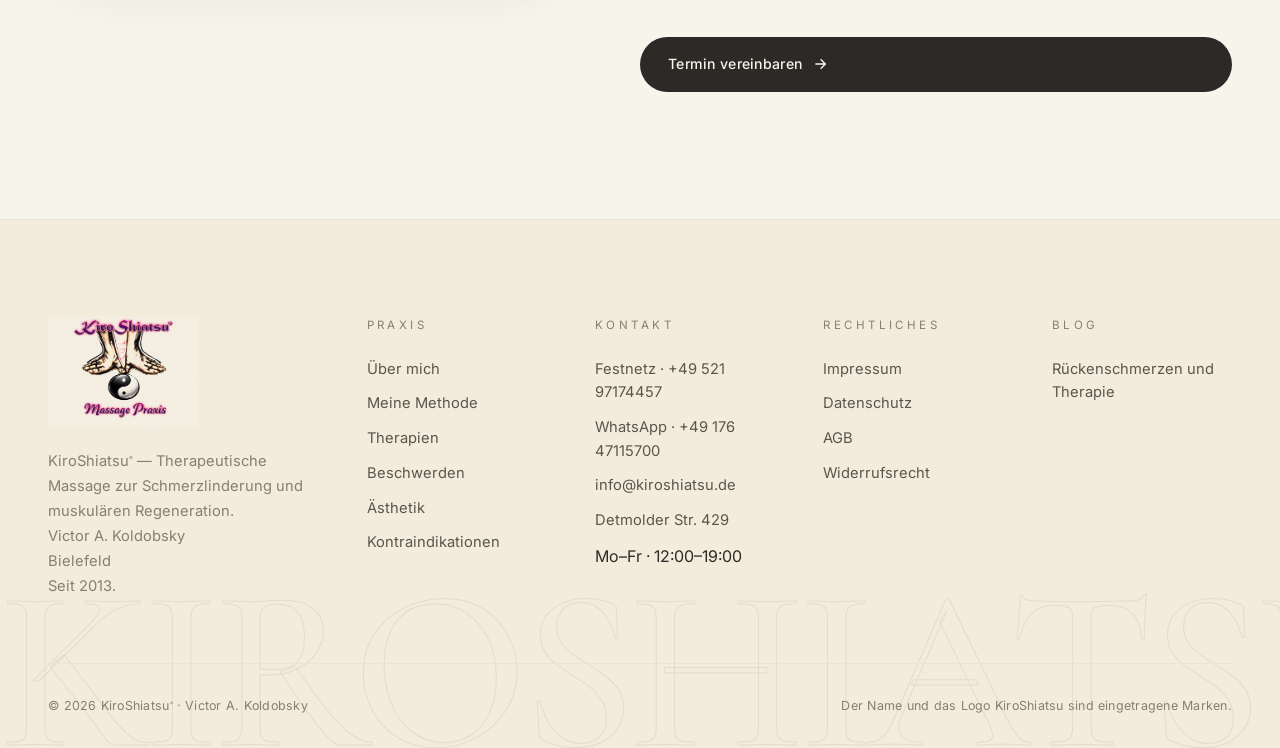
<file: therapien.html>
<!DOCTYPE html>
<html lang="de">
<head>
    <meta charset="UTF-8" />
    <meta name="viewport" content="width=device-width, initial-scale=1.0" />
    <meta name="description" content="Therapeutische Behandlungen — Sportmassage, Shiatsu, Manuelle Lymphdrainage, Fußreflexzonen, Tui Na und Ohrakupunktur. Auch mit blauem Privatrezept möglich." />
    <meta name="theme-color" content="#2C2A26" />
    <title>Therapien — KiroShiatsu® · Victor A. Koldobsky · Bielefeld</title>
    <link rel="canonical" href="https://kiroshiatsu.de/therapien.html" />

    <link rel="icon" type="image/png" href="images/logo.png" />
    <link rel="preconnect" href="https://fonts.googleapis.com" />
    <link rel="preconnect" href="https://fonts.gstatic.com" crossorigin />
    <link href="https://fonts.googleapis.com/css2?family=Cormorant+Garamond:ital,wght@0,300;0,400;0,500;0,600;1,300;1,400&family=Inter:wght@300;400;500;600;700&display=swap" rel="stylesheet" />

    <link rel="stylesheet" href="style.css?v=20260626" />
    <!-- Structured data: LocalBusiness -->
    <script type="application/ld+json">
    {
      "@context": "https://schema.org",
      "@type": "LocalBusiness",
      "@id": "https://kiroshiatsu.de/#business",
      "name": "KiroShiatsu®",
      "image": "https://kiroshiatsu.de/images/logo.png",
      "description": "Therapeutische Massage zur Schmerzlinderung in Bielefeld. Spezialisierte Therapien für Rücken-, Nacken- und muskuläre Beschwerden. Victor A. Koldobsky — Diplomierter Chiromasseur seit 2013.",
      "url": "https://kiroshiatsu.de",
      "telephone": "+49-521-97174457",
      "email": "info@kiroshiatsu.de",
      "address": {
        "@type": "PostalAddress",
        "streetAddress": "Detmolder Str. 429",
        "addressLocality": "Bielefeld",
        "postalCode": "33605",
        "addressRegion": "Nordrhein-Westfalen",
        "addressCountry": "DE"
      },
      "priceRange": "$$",
      "areaServed": [
        {
          "@type": "City",
          "name": "Bielefeld"
        },
        {
          "@type": "Region",
          "name": "Nordrhein-Westfalen"
        }
      ],
      "openingHoursSpecification": [
        {
          "@type": "OpeningHoursSpecification",
          "dayOfWeek": ["Monday", "Tuesday", "Wednesday", "Thursday", "Friday"],
          "opens": "12:00",
          "closes": "19:00"
        }
      ],
      "sameAs": [
        "https://maps.google.com/?q=Detmolder+Str+429+33605+Bielefeld"
      ],
      "knowsAbout": [
        "Therapeutische Massage",
        "Shiatsu",
        "Sportmassage",
        "Lymphdrainage",
        "Tui Na",
        "Fußreflexzonenmassage",
        "Ohrakupunktur",
        "Schmerzbehandlung",
        "Rückenmassage",
        "Nackenmassage"
      ],
      "founder": {
        "@type": "Person",
        "name": "Victor A. Koldobsky",
        "jobTitle": "Diplomierter Chiromasseur",
        "knownFor": "KiroShiatsu® und therapeutische Massage"
      },
      "foundingDate": "2013",
      "contactPoint": {
        "@type": "ContactPoint",
        "contactType": "Customer Service",
        "telephone": "+49-521-97174457",
        "availableLanguage": ["de", "es"]
      }
    }
    </script>

</head>
<body>
    <!-- Loader -->
    <div class="loader" id="loader">
        <div class="loader-inner">
            <span class="loader-word">KIRO</span>
            <span class="loader-word">SHIATSU</span>
            <span class="loader-word">®</span>
        </div>
    </div>

    <!-- SVG filters: clean logo background -->
    <svg width="0" height="0" style="position:absolute" aria-hidden="true">
        <filter id="logo-clean" color-interpolation-filters="sRGB">
            <feColorMatrix type="matrix" values="
                1 0 0 0 0
                0 1 0 0 0
                0 0 1 0 0
                -2 -2 -2 3 0"/>
        </filter>
        <filter id="logo-soft" color-interpolation-filters="sRGB">
            <feColorMatrix type="matrix" values="
                1 0 0 0 0
                0 1 0 0 0
                0 0 1 0 0
                -0.65 -0.65 -0.65 2.1 0"/>
        </filter>
    </svg>

    <!-- Progress Bar -->
    <div class="scroll-progress" id="scrollProgress"></div>

    <!-- Navbar -->
    <header class="navbar" id="navbar">
        <div class="nav-container">
            <a href="index.html" class="nav-logo" data-magnetic aria-label="KiroShiatsu — Startseite">
                <img src="images/logo.png" alt="KiroShiatsu®" class="nav-logo-img" />
            </a>

            <nav class="nav-links" id="navLinks">
                <a href="ueber-mich.html" class="nav-link">Über mich</a>
                <a href="methode.html" class="nav-link">Meine Methode</a>
                <a href="therapien.html" class="nav-link active">Therapien</a>
                <a href="beschwerden.html" class="nav-link">Beschwerden</a>
                <a href="aesthetik.html" class="nav-link">Ästhetik</a>
                <a href="stimmen.html" class="nav-link">Stimmen</a>
                <a href="kontra.html" class="nav-link">Kontra</a>
                <a href="kontakt.html" class="nav-link">Kontakt</a>
            </nav>

            <a href="kontakt.html" class="nav-cta" data-magnetic>
                <span>Termin vereinbaren</span>
                <svg width="14" height="14" viewBox="0 0 24 24" fill="none" stroke="currentColor" stroke-width="2">
                    <path d="M5 12h14M13 5l7 7-7 7"/>
                </svg>
            </a>

            <button class="nav-toggle" id="navToggle" aria-label="Menü">
                <span></span>
                <span></span>
            </button>
        </div>
    </header>

    <!-- Mobile menu -->
    <div class="mobile-menu" id="mobileMenu">
        <nav class="mobile-menu-links">
            <a href="ueber-mich.html">Über mich</a>
            <a href="methode.html">Meine Methode</a>
            <a href="therapien.html">Therapien</a>
            <a href="beschwerden.html">Beschwerden</a>
            <a href="aesthetik.html">Ästhetische Massage</a>
            <a href="stimmen.html">Stimmen</a>
            <a href="kontra.html">Kontraindikationen</a>
            <a href="kontakt.html">Kontakt</a>
        </nav>
        <div class="mobile-menu-footer">
            <a href="tel:+4952197174457">Festnetz: +49 521 97174457</a>
            <a href="https://wa.me/4917647115700?text=Hallo%2C%20ich%20m%C3%B6chte%20einen%20Termin%20vereinbaren." target="_blank" rel="noopener">WhatsApp: +49 176 47115700</a>
            <a href="mailto:info@kiroshiatsu.de">info@kiroshiatsu.de</a>
        </div>
    </div>

    <main id="top">

        <!-- SERVICES -->
        <section class="section services page-top" id="services">
            <div class="container">
                <div class="services-header">
                    <span class="eyebrow reveal">04 · Therapien</span>
                    <h2 class="section-title reveal">
                        Therapeutische <em>Behandlungen</em>.
                    </h2>
                    <p class="section-intro reveal">
                        Eine Auswahl der therapeutischen Anwendungen, die ich
                        individuell und in Kombination einsetze — für gezielte
                        Schmerzlinderung und muskuläre Regeneration. Auch
                        mit blauem Privatrezept von Ärzten oder Heilpraktikern
                        möglich.
                    </p>
                </div>

                <div class="services-grid">
                    <article class="service-card has-image reveal-up" data-tilt data-therapy="kiroshiatsu">
                        <div class="service-image"><img src="images/therapies/kiroshiatsu-final.png" alt="KiroShiatsu®" /></div>
                        <div class="service-meta">
                            <span>01</span><span>Eigene Methode</span>
                        </div>
                        <h3>KiroShiatsu<sup class="reg">®</sup></h3>
                        <p>
                            Die Kunst der manuellen Massage mit europäischer
                            Prägung — rein manuell, ohne Geräte, zur
                            Schmerzlinderung und tiefen Regeneration.
                        </p>
                        <div class="service-arrow">
                            <svg width="18" height="18" viewBox="0 0 24 24" fill="none" stroke="currentColor" stroke-width="1.8">
                                <path d="M5 12h14M13 5l7 7-7 7"/>
                            </svg>
                        </div>
                        <div class="therapy-detail" hidden>
                            <img src="images/therapies/kiroshiatsu-final.png" class="detail-hero" alt="" />
                            <div class="detail-content">
                                <span class="detail-eyebrow">01 · Eigene Methode</span>
                                <h2>KiroShiatsu<sup class="reg">®</sup></h2>
                                <p class="detail-lead">
                                    Die Kunst der manuellen Massage mit europäischer Prägung.
                                </p>
                                <p>
                                    Die moderne Kiromassage (auch Quiromassage genannt) hat
                                    ihren Ursprung im Spanien des frühen 20. Jahrhunderts und
                                    wurde 1920 in Barcelona von Dr. Vicente Lino Ferrándiz
                                    ins Leben gerufen. Nach seinen Studien in der Schweiz und
                                    den USA fusionierte Ferrándiz östliche und europäische
                                    Massagetechniken mit den wissenschaftlichen Erkenntnissen
                                    der modernen Anatomie und prägte damit erstmals den
                                    Begriff „Quiromassage" (vom griechischen <em>chiro</em>
                                    für „Hand").
                                </p>
                                <p>
                                    Es handelt sich um eine rein manuelle Therapiemethode,
                                    die völlig ohne Geräte auskommt: Einzig die Hände des
                                    Therapeuten wirken durch eine präzise Kombination aus
                                    Knetungen, Friktionen, Streichungen und Klopfungen direkt
                                    auf das Muskel-Skelett-System und das Nervensystem ein.
                                </p>
                                <p>
                                    Das Hauptziel besteht darin, Schmerzen zu lindern,
                                    Verspannungen zu lösen und dem Körper seine natürliche
                                    Beweglichkeit zurückzugeben, während gleichzeitig ein
                                    tiefes körperliches und geistiges Wohlbefinden gefördert
                                    wird. Die Behandlung erfolgt direkt auf der Haut unter
                                    Verwendung von natürlichen Ölen.
                                </p>
                                <h3>Wirkungen</h3>
                                <ul class="detail-list">
                                    <li>Löst tiefe Muskelverspannungen und hartnäckige Myogelosen (Triggerpunkte)</li>
                                    <li>Verbessert die Blut- und Lymphzirkulation und fördert so die Sauerstoffversorgung des Gewebes</li>
                                    <li>Mobilisiert die Gelenke und verbessert die Elastizität der Sehnen</li>
                                    <li>Reguliert das Nervensystem und senkt den Cortisolspiegel (Stressabbau)</li>
                                    <li>Fördert den Abtransport von Stoffwechselabbauprodukten und beschleunigt die Muskelregeneration</li>
                                    <li>Unterstützt einen erholsamen und qualitativ hochwertigen Schlaf</li>
                                </ul>
                                <h3>Indikationen</h3>
                                <p>
                                    Stress, Muskelverspannungen, Überlastung durch Sport,
                                    Rückenschmerzen (Hexenschuss, HWS-Syndrom), schwere Beine,
                                    psychophysische Erschöpfung, Schlafstörungen und
                                    Bewegungseinschränkungen.
                                </p>
                                <div class="detail-cta">
                                    <a href="kontakt.html" class="btn btn-primary" data-close>
                                        <span>Termin vereinbaren</span>
                                        <svg width="16" height="16" viewBox="0 0 24 24" fill="none" stroke="currentColor" stroke-width="2"><path d="M5 12h14M13 5l7 7-7 7"/></svg>
                                    </a>
                                </div>
                            </div>
                        </div>
                    </article>

                    <article class="service-card has-image reveal-up" data-tilt data-therapy="sportmassage">
                        <div class="service-image"><img src="images/therapies/sport.jpg" alt="Sportmassage" /></div>
                        <div class="service-meta">
                            <span>02</span><span>Performance</span>
                        </div>
                        <h3>Sportmassage</h3>
                        <p>
                            Gezielte Behandlung für Aktive und Athleten.
                            Beschleunigt die Regeneration, beugt Verletzungen
                            vor und optimiert die Leistungsfähigkeit.
                        </p>
                        <div class="service-arrow">
                            <svg width="18" height="18" viewBox="0 0 24 24" fill="none" stroke="currentColor" stroke-width="1.8">
                                <path d="M5 12h14M13 5l7 7-7 7"/>
                            </svg>
                        </div>
                        <div class="therapy-detail" hidden>
                            <img src="images/therapies/sport.jpg" class="detail-hero" alt="" />
                            <div class="detail-content">
                                <span class="detail-eyebrow">02 · Performance</span>
                                <h2 id="therapyModalTitle">Sportmassage</h2>
                                <p class="detail-lead">
                                    Gezielte Behandlung für Athleten, Leistungssportler
                                    und alle körperlich Aktiven — individuell an Sportart
                                    und Trainingsphase angepasst.
                                </p>
                                <p>
                                    Die Sportmassage ist kein Wellness-Ritual, sondern
                                    gezielte Arbeit an der Muskulatur, Faszien und Gelenken.
                                    Sie kombiniert tiefe Streichungen, Knetungen, Friktionen
                                    und Dehnungen, um die körperliche Leistungsfähigkeit
                                    zu unterstützen und Verletzungen vorzubeugen.
                                </p>

                                <h3>Drei Einsatzzeitpunkte</h3>
                                <ul class="detail-list">
                                    <li><strong>Vor dem Training</strong> — aktiviert die Muskulatur, bereitet optimal auf Belastung vor</li>
                                    <li><strong>Nach dem Training</strong> — beschleunigt die Regeneration, löst Laktat, reduziert Muskelkater</li>
                                    <li><strong>Bei Verletzungen</strong> — unterstützt die Rehabilitation, verkürzt die Heilungszeit</li>
                                </ul>

                                <h3>Wirkungen</h3>
                                <ul class="detail-list">
                                    <li>Beschleunigt die Muskelregeneration</li>
                                    <li>Beugt Verletzungen und Überlastungen vor</li>
                                    <li>Optimiert die Leistungsfähigkeit</li>
                                    <li>Löst Muskelverhärtungen und Triggerpunkte</li>
                                    <li>Verbessert Beweglichkeit und Flexibilität</li>
                                    <li>Unterstützt die mentale Erholung</li>
                                </ul>
                                <div class="detail-cta">
                                    <a href="kontakt.html" class="btn btn-primary" data-close>
                                        <span>Termin vereinbaren</span>
                                        <svg width="16" height="16" viewBox="0 0 24 24" fill="none" stroke="currentColor" stroke-width="2"><path d="M5 12h14M13 5l7 7-7 7"/></svg>
                                    </a>
                                </div>
                            </div>
                        </div>
                    </article>

                    <article class="service-card has-image reveal-up" data-tilt style="--d:.05s" data-therapy="shiatsu">
                        <div class="service-image"><img src="images/therapies/shiatsu.jpg" alt="Shiatsu" /></div>
                        <div class="service-meta">
                            <span>03</span><span>Tradition</span>
                        </div>
                        <h3>Shiatsu</h3>
                        <p>
                            Japanische Druckpunkttechnik entlang der Meridiane.
                            Reguliert den Energiefluss, löst tiefe Spannungen
                            und fördert innere Balance.
                        </p>
                        <div class="service-arrow">
                            <svg width="18" height="18" viewBox="0 0 24 24" fill="none" stroke="currentColor" stroke-width="1.8">
                                <path d="M5 12h14M13 5l7 7-7 7"/>
                            </svg>
                        </div>
                        <div class="therapy-detail" hidden>
                            <img src="images/therapies/shiatsu.jpg" class="detail-hero" alt="" />
                            <div class="detail-content">
                                <span class="detail-eyebrow">03 · Tradition Japan</span>
                                <h2>Shiatsu</h2>
                                <p class="detail-lead">
                                    Japanische Druckpunkttechnik mit Wurzeln in der
                                    Traditionellen Chinesischen Medizin — über 2000 Jahre alt.
                                </p>
                                <p>
                                    Shiatsu (japanisch: „Fingerdruck") ist eine manuelle Technik,
                                    bei der mit Daumen, Handflächen, gelegentlich Ellbogen und
                                    Füßen präzise Druckpunkte entlang der <em>Meridiane</em> —
                                    der Energieleitbahnen des Körpers — stimuliert werden. Ziel
                                    ist es, den Fluss der Lebensenergie (Qi) zu regulieren und
                                    das innere Gleichgewicht zwischen Yin und Yang
                                    wiederherzustellen.
                                </p>
                                <p>
                                    Die Behandlung erfolgt vollständig bekleidet auf einer Matte
                                    oder Behandlungsliege. Shiatsu wirkt nicht nur körperlich,
                                    sondern auch energetisch und emotional.
                                </p>
                                <h3>Wirkungen</h3>
                                <ul class="detail-list">
                                    <li>Löst tiefe Muskelverspannungen</li>
                                    <li>Verbessert die Durchblutung</li>
                                    <li>Reguliert das Nervensystem</li>
                                    <li>Stärkt das Immunsystem</li>
                                    <li>Harmonisiert den Energiefluss</li>
                                    <li>Fördert tiefe Entspannung</li>
                                </ul>
                                <h3>Indikationen</h3>
                                <p>
                                    Stress, chronische Verspannungen, Schlafstörungen,
                                    Erschöpfung, hormonelle Ungleichgewichte, Kopfschmerzen,
                                    Verdauungsprobleme, energetische Blockaden.
                                </p>
                                <div class="detail-cta">
                                    <a href="kontakt.html" class="btn btn-primary" data-close>
                                        <span>Termin vereinbaren</span>
                                        <svg width="16" height="16" viewBox="0 0 24 24" fill="none" stroke="currentColor" stroke-width="2"><path d="M5 12h14M13 5l7 7-7 7"/></svg>
                                    </a>
                                </div>
                            </div>
                        </div>
                    </article>

                    <article class="service-card has-image reveal-up" data-tilt style="--d:.1s" data-therapy="lymphdrainage">
                        <div class="service-image"><img src="images/therapies/lymph.jpg" alt="Manuelle Lymphdrainage" /></div>
                        <div class="service-meta">
                            <span>04</span><span>Entgiftung</span>
                        </div>
                        <h3>Manuelle Lymphdrainage</h3>
                        <p>
                            Sanfte, rhythmische Technik zur Aktivierung des
                            Lymphsystems. Reduziert Schwellungen, stärkt das
                            Immunsystem und fördert die Entgiftung.
                        </p>
                        <div class="service-arrow">
                            <svg width="18" height="18" viewBox="0 0 24 24" fill="none" stroke="currentColor" stroke-width="1.8">
                                <path d="M5 12h14M13 5l7 7-7 7"/>
                            </svg>
                        </div>
                        <div class="therapy-detail" hidden>
                            <img src="images/therapies/lymph.jpg" class="detail-hero" alt="" />
                            <div class="detail-content">
                                <span class="detail-eyebrow">04 · Entgiftung · Methode Dr. Vodder</span>
                                <h2>Manuelle Lymphdrainage</h2>
                                <p class="detail-lead">
                                    Sanfte, rhythmische Technik zur Aktivierung des
                                    Lymphsystems — entwickelt nach der Methode
                                    von Dr. Emil Vodder.
                                </p>
                                <p>
                                    Das Lymphsystem ist das Entsorgungs- und Abwehrsystem
                                    unseres Körpers. Bei Schwellungen, nach Operationen
                                    oder bei chronischer Belastung kann der Lymphfluss
                                    stagnieren. Die Manuelle Lymphdrainage regt mit
                                    feinen, kreisenden Bewegungen den Lymphtransport
                                    an — sanft, aber äußerst wirksam.
                                </p>
                                <h3>Hauptindikationen</h3>
                                <ul class="detail-list">
                                    <li>Postoperative Schwellungen</li>
                                    <li>Lymphödeme (primär und sekundär)</li>
                                    <li>Venöse Insuffizienz</li>
                                    <li>Chronische Entzündungen</li>
                                    <li>Prellungen und Hämatome</li>
                                    <li>Cellulite</li>
                                    <li>Wassereinlagerungen</li>
                                </ul>
                                <h3>Wirkungen</h3>
                                <ul class="detail-list">
                                    <li>Reduziert Schwellungen und Ödeme</li>
                                    <li>Stärkt das Immunsystem</li>
                                    <li>Fördert die Entgiftung</li>
                                    <li>Beschleunigt die Wundheilung</li>
                                    <li>Beruhigt das vegetative Nervensystem</li>
                                    <li>Wirkt schmerzlindernd</li>
                                </ul>
                                <p class="detail-note">
                                    <em>Mit Privatrezept auch als Heilbehandlung möglich.</em>
                                </p>
                                <div class="detail-cta">
                                    <a href="kontakt.html" class="btn btn-primary" data-close>
                                        <span>Termin vereinbaren</span>
                                        <svg width="16" height="16" viewBox="0 0 24 24" fill="none" stroke="currentColor" stroke-width="2"><path d="M5 12h14M13 5l7 7-7 7"/></svg>
                                    </a>
                                </div>
                            </div>
                        </div>
                    </article>

                    <article class="service-card has-image reveal-up" data-tilt style="--d:.2s" data-therapy="fussreflex">
                        <div class="service-image"><img src="images/therapies/foot.jpg" alt="Fußreflexzonen" /></div>
                        <div class="service-meta">
                            <span>05</span><span>Präzision</span>
                        </div>
                        <h3>Fußreflexzonen</h3>
                        <p>
                            Über die Füße den ganzen Körper erreichen.
                            Gezielter Druck auf Reflexpunkte harmonisiert
                            Organe und Systeme auf sanfte, wirksame Weise.
                        </p>
                        <div class="service-arrow">
                            <svg width="18" height="18" viewBox="0 0 24 24" fill="none" stroke="currentColor" stroke-width="1.8">
                                <path d="M5 12h14M13 5l7 7-7 7"/>
                            </svg>
                        </div>
                        <div class="therapy-detail" hidden>
                            <img src="images/therapies/foot.jpg" class="detail-hero" alt="" />
                            <div class="detail-content">
                                <span class="detail-eyebrow">05 · Reflextherapie</span>
                                <h2>Fußreflexzonen-Therapie</h2>
                                <p class="detail-lead">
                                    Über präzise Druckpunkte an den Füßen wird der
                                    gesamte Körper erreicht — jede Zone korrespondiert
                                    mit einem Organ oder Körperbereich.
                                </p>
                                <p>
                                    Die Fußreflexzonentherapie basiert auf der
                                    Erkenntnis, dass der Fuß ein Mikrosystem des
                                    gesamten Körpers darstellt. Durch gezielten Druck
                                    auf bestimmte Zonen lassen sich Organfunktionen
                                    harmonisieren und die Selbstheilungskräfte des
                                    Körpers aktivieren.
                                </p>
                                <h3>Anwendungsgebiete</h3>
                                <ul class="detail-list">
                                    <li>Kopfschmerzen &amp; Migräne</li>
                                    <li>Verdauungsstörungen</li>
                                    <li>Schlafprobleme</li>
                                    <li>Hormonelle Ungleichgewichte</li>
                                    <li>Stress &amp; Erschöpfung</li>
                                    <li>Atemwegserkrankungen</li>
                                    <li>Menstruationsbeschwerden</li>
                                    <li>Rückenschmerzen (reflektorisch)</li>
                                </ul>
                                <h3>Wirkungen</h3>
                                <ul class="detail-list">
                                    <li>Harmonisiert Organfunktionen</li>
                                    <li>Aktiviert die Selbstheilungskräfte</li>
                                    <li>Reduziert Stress und Anspannung</li>
                                    <li>Verbessert die Durchblutung</li>
                                    <li>Fördert tiefe Entspannung</li>
                                </ul>
                                <div class="detail-cta">
                                    <a href="kontakt.html" class="btn btn-primary" data-close>
                                        <span>Termin vereinbaren</span>
                                        <svg width="16" height="16" viewBox="0 0 24 24" fill="none" stroke="currentColor" stroke-width="2"><path d="M5 12h14M13 5l7 7-7 7"/></svg>
                                    </a>
                                </div>
                            </div>
                        </div>
                    </article>

                    <article class="service-card has-image reveal-up" data-tilt style="--d:.25s" data-therapy="tuina">
                        <div class="service-image"><img src="images/therapies/tuina.jpg" alt="Tui Na" /></div>
                        <div class="service-meta">
                            <span>06</span><span>Tradition</span>
                        </div>
                        <h3>Tui Na</h3>
                        <p>
                            Traditionelle chinesische Manualtherapie. Kombiniert
                            Dehnung, Druck und rhythmische Bewegungen zur
                            Wiederherstellung der Körperharmonie.
                        </p>
                        <div class="service-arrow">
                            <svg width="18" height="18" viewBox="0 0 24 24" fill="none" stroke="currentColor" stroke-width="1.8">
                                <path d="M5 12h14M13 5l7 7-7 7"/>
                            </svg>
                        </div>
                        <div class="therapy-detail" hidden>
                            <img src="images/therapies/tuina.jpg" class="detail-hero" alt="" />
                            <div class="detail-content">
                                <span class="detail-eyebrow">06 · Traditionelle Chinesische Medizin</span>
                                <h2>Tui Na</h2>
                                <p class="detail-lead">
                                    Eine der ältesten Formen der Manualtherapie —
                                    eine tragende Säule der Traditionellen Chinesischen
                                    Medizin (TCM), deren Wurzeln über 2000 Jahre zurückreichen.
                                </p>
                                <p>
                                    Der Name Tui Na bedeutet wörtlich „schieben und greifen".
                                    Die Therapie kombiniert präzise Grifftechniken mit
                                    Akupressur und Gelenkmobilisationen. Anders als bei
                                    westlichen Massagen arbeitet Tui Na entlang der
                                    Meridiane und zielt darauf ab, den freien Qi-Fluss
                                    wiederherzustellen und Blockaden zu lösen.
                                </p>
                                <h3>Techniken</h3>
                                <ul class="detail-list">
                                    <li>Drücken, Schieben, Reiben, Kneten</li>
                                    <li>Gezielte Akupressur</li>
                                    <li>Gelenkmobilisation</li>
                                    <li>Dehnungstechniken</li>
                                    <li>Rhythmische Bewegungen</li>
                                </ul>
                                <h3>Indikationen</h3>
                                <ul class="detail-list">
                                    <li>Rückenschmerzen (akut &amp; chronisch)</li>
                                    <li>Nackenverspannungen</li>
                                    <li>Kopfschmerzen &amp; Migräne</li>
                                    <li>Verdauungsstörungen</li>
                                    <li>Schlafstörungen</li>
                                    <li>Bewegungseinschränkungen</li>
                                    <li>Stress und innere Unruhe</li>
                                </ul>
                                <div class="detail-cta">
                                    <a href="kontakt.html" class="btn btn-primary" data-close>
                                        <span>Termin vereinbaren</span>
                                        <svg width="16" height="16" viewBox="0 0 24 24" fill="none" stroke="currentColor" stroke-width="2"><path d="M5 12h14M13 5l7 7-7 7"/></svg>
                                    </a>
                                </div>
                            </div>
                        </div>
                    </article>

                    <article class="service-card has-image reveal-up" data-tilt style="--d:.3s" data-therapy="ohrakupunktur">
                        <div class="service-image"><img src="images/therapies/ear.jpg" alt="Ohrakupunktur" /></div>
                        <div class="service-meta">
                            <span>07</span><span>Akupunktur</span>
                        </div>
                        <h3>Ohrakupunktur</h3>
                        <p>
                            Präzise Akupunktur-Punkte am Ohr regulieren
                            Schmerzen, Stress und chronische Beschwerden.
                            Sanft, gezielt und effektiv.
                        </p>
                        <div class="service-arrow">
                            <svg width="18" height="18" viewBox="0 0 24 24" fill="none" stroke="currentColor" stroke-width="1.8">
                                <path d="M5 12h14M13 5l7 7-7 7"/>
                            </svg>
                        </div>
                        <div class="therapy-detail" hidden>
                            <img src="images/therapies/ear.jpg" class="detail-hero" alt="" />
                            <div class="detail-content">
                                <span class="detail-eyebrow">07 · Aurikulotherapie</span>
                                <h2>Ohrakupunktur</h2>
                                <p class="detail-lead">
                                    Eine präzise Form der Reflextherapie — das Ohr
                                    als Landkarte des gesamten Körpers.
                                </p>
                                <p>
                                    Die Ohrakupunktur (Aurikulotherapie) wurde in den
                                    1950er Jahren von dem französischen Arzt Dr. Paul
                                    Nogier entwickelt. Sie basiert auf der Erkenntnis,
                                    dass das Ohr ca. 200 Reflexpunkte enthält, die
                                    jeweils mit einem bestimmten Organ, Gelenk oder
                                    Körperbereich korrespondieren. Durch die gezielte
                                    Stimulation dieser Punkte lassen sich Beschwerden
                                    sanft und präzise behandeln.
                                </p>
                                <h3>Besondere Vorteile</h3>
                                <ul class="detail-list">
                                    <li>Sanft und präzise</li>
                                    <li>Löst auch tief verwurzelte Blockaden</li>
                                    <li>Nachhaltige Wirkung mit wenigen Sitzungen</li>
                                    <li>Gut kombinierbar mit anderen Therapien</li>
                                    <li>Geeignet bei Nadelangst (alternativ Druck, Samen)</li>
                                </ul>
                                <h3>Indikationen</h3>
                                <ul class="detail-list">
                                    <li>Chronische Schmerzen aller Art</li>
                                    <li>Stress, Angst &amp; Schlafstörungen</li>
                                    <li>Suchtverhalten (Raucherentwöhnung, Gewichtsreduktion)</li>
                                    <li>Allergien &amp; Heuschnupfen</li>
                                    <li>Migräne &amp; Kopfschmerzen</li>
                                    <li>Hormonelle Beschwerden</li>
                                    <li>Verdauungsstörungen</li>
                                </ul>
                                <div class="detail-cta">
                                    <a href="kontakt.html" class="btn btn-primary" data-close>
                                        <span>Termin vereinbaren</span>
                                        <svg width="16" height="16" viewBox="0 0 24 24" fill="none" stroke="currentColor" stroke-width="2"><path d="M5 12h14M13 5l7 7-7 7"/></svg>
                                    </a>
                                </div>
                            </div>
                        </div>
                    </article>

                </div>

                <div class="services-footer reveal">
                    <p>
                        <em>Behandlungen können auch mit blauem Privatrezept von Ärzten oder Heilpraktikern durchgeführt werden.</em>
                    </p>
                    <a href="kontakt.html" class="btn btn-ghost" data-magnetic>
                        <span>Vollständiges Angebot erfragen</span>
                        <svg width="16" height="16" viewBox="0 0 24 24" fill="none" stroke="currentColor" stroke-width="2">
                            <path d="M5 12h14M13 5l7 7-7 7"/>
                        </svg>
                    </a>
                </div>
            </div>
        </section>

        <!-- PRIVATREZEPT -->
        <section class="section rezept" id="rezept">
            <div class="container grid-split">
                <div class="col-visual reveal-parallax">
                    <div class="rezept-frame">
                        <img src="images/rezept.jpg" alt="Blaues Privatrezept — Kassenleistung" class="rezept-image" />
                        <span class="rezept-badge">Privatrezept</span>
                    </div>
                </div>

                <div class="col-text">
                    <span class="eyebrow reveal">07 · Kassenleistung</span>
                    <h2 class="section-title reveal">
                        Auch mit <em>blauem Privatrezept</em> möglich.
                    </h2>

                    <p class="lead reveal">
                        Behandlungen können mit blauem Privatrezept von Ärzten
                        oder Heilpraktikern als medizinische Heilbehandlung
                        durchgeführt werden.
                    </p>

                    <div class="rezept-points reveal">
                        <div class="rezept-point">
                            <span class="rezept-icon">
                                <svg width="20" height="20" viewBox="0 0 24 24" fill="none" stroke="currentColor" stroke-width="1.8">
                                    <path d="M20 6L9 17l-5-5"/>
                                </svg>
                            </span>
                            <p>
                                Wenn Sie über ein <strong>Privatrezept</strong> verfügen,
                                können Sie selbstverständlich die von Ihrem
                                Arzt empfohlene Behandlung in meiner Praxis
                                erhalten.
                            </p>
                        </div>

                        <div class="rezept-point">
                            <span class="rezept-icon">
                                <svg width="20" height="20" viewBox="0 0 24 24" fill="none" stroke="currentColor" stroke-width="1.8">
                                    <path d="M20 6L9 17l-5-5"/>
                                </svg>
                            </span>
                            <p>
                                Wenn Ihre <strong>private Krankenversicherung</strong>
                                die empfohlenen Behandlungen übernimmt, erhalten
                                Sie nach der Behandlung eine entsprechende
                                Rechnung zur Einreichung bei Ihrer Versicherung.
                            </p>
                        </div>
                    </div>

                    <a href="kontakt.html" class="btn btn-primary" data-magnetic>
                        <span>Termin vereinbaren</span>
                        <svg width="16" height="16" viewBox="0 0 24 24" fill="none" stroke="currentColor" stroke-width="2">
                            <path d="M5 12h14M13 5l7 7-7 7"/>
                        </svg>
                    </a>
                </div>
            </div>
        </section>
    </main>

    <!-- FOOTER -->
    <footer class="footer">
        <div class="container">
            <div class="footer-top">
                <div class="footer-brand">
                    <img src="images/logo.png" alt="KiroShiatsu® Massagepraxis" class="footer-logo-img" />
                    <p>
                        KiroShiatsu<sup class="reg">®</sup> — Therapeutische Massage zur
                        Schmerzlinderung und muskulären Regeneration.<br/>
                        Victor A. Koldobsky<br/>Bielefeld<br/>Seit 2013.
                    </p>
                </div>

                <div class="footer-col">
                    <span class="footer-label">Praxis</span>
                    <a href="ueber-mich.html">Über mich</a>
                    <a href="methode.html">Meine Methode</a>
                    <a href="therapien.html">Therapien</a>
                    <a href="beschwerden.html">Beschwerden</a>
                    <a href="aesthetik.html">Ästhetik</a>
                    <a href="kontra.html">Kontraindikationen</a>
                </div>

                <div class="footer-col">
                    <span class="footer-label">Kontakt</span>
                    <a href="tel:+4952197174457">Festnetz · +49 521 97174457</a>
                    <a href="https://wa.me/4917647115700?text=Hallo%2C%20ich%20m%C3%B6chte%20einen%20Termin%20vereinbaren." target="_blank" rel="noopener">WhatsApp · +49 176 47115700</a>
                    <a href="mailto:info@kiroshiatsu.de">info@kiroshiatsu.de</a>
                    <a href="https://maps.google.com/?q=Detmolder+Str+429+33605+Bielefeld" target="_blank" rel="noopener">Detmolder Str. 429</a>
                    <span>Mo–Fr · 12:00–19:00</span>
                </div>

                <div class="footer-col">
                    <span class="footer-label">Rechtliches</span>
                    <a href="impressum.html">Impressum</a>
                    <a href="datenschutz.html">Datenschutz</a>
                    <a href="agb.html">AGB</a>
                    <a href="widerrufsrecht.html">Widerrufsrecht</a>
                </div>

                <div class="footer-col">
                    <span class="footer-label">Blog</span>
                    <a href="blog/rueckenschmerzen-therapie.html">Rückenschmerzen und Therapie</a>
                </div>
            </div>

            <div class="footer-bottom">
                <span>© <span id="year"></span> KiroShiatsu<sup class="reg">®</sup> · Victor A. Koldobsky</span>
                <span class="footer-made">Der Name und das Logo KiroShiatsu sind eingetragene Marken.</span>
            </div>
        </div>

        <div class="footer-bigmark" aria-hidden="true">KIROSHIATSU</div>
    </footer>

    <!-- Therapy detail modal -->
    <div class="therapy-modal" id="therapyModal" aria-hidden="true">
        <div class="therapy-modal-overlay" data-close></div>
        <article class="therapy-modal-panel" role="dialog" aria-modal="true" aria-labelledby="therapyModalTitle">
            <button class="therapy-modal-close" data-close aria-label="Schließen">
                <svg width="22" height="22" viewBox="0 0 24 24" fill="none" stroke="currentColor" stroke-width="1.8">
                    <path d="M6 6l12 12M18 6L6 18"/>
                </svg>
            </button>
            <div class="therapy-modal-scroll">
                <div class="therapy-modal-body" id="therapyModalBody"></div>
            </div>
        </article>
    </div>

    <!-- Floating WhatsApp -->
    <a href="https://wa.me/4917647115700?text=Hallo%2C%20ich%20m%C3%B6chte%20einen%20Termin%20vereinbaren." class="wa-float" target="_blank" rel="noopener" aria-label="WhatsApp" data-magnetic>
        <svg viewBox="0 0 32 32" fill="currentColor" width="26" height="26">
            <path d="M16.004 2.667C8.643 2.667 2.671 8.64 2.671 16c0 2.67.78 5.155 2.116 7.25L2.667 29.333l6.24-2.073a13.25 13.25 0 0 0 7.097 2.073h.006c7.36 0 13.333-5.972 13.333-13.333 0-3.563-1.387-6.91-3.905-9.427a13.237 13.237 0 0 0-9.434-3.906Zm0 2.666c2.849 0 5.525 1.11 7.542 3.126A10.604 10.604 0 0 1 26.671 16c0 5.889-4.782 10.667-10.667 10.667h-.005a10.593 10.593 0 0 1-5.422-1.485l-.389-.231-3.704 1.228 1.238-3.613-.252-.402A10.604 10.604 0 0 1 5.337 16c0-5.889 4.779-10.667 10.667-10.667Zm-5.98 6.027c-.287 0-.75.106-1.144.534-.394.427-1.504 1.47-1.504 3.587s1.543 4.16 1.757 4.448c.213.288 2.999 4.8 7.386 6.538 3.643 1.444 4.385 1.158 5.178 1.086.793-.07 2.554-1.042 2.915-2.05.36-1.008.36-1.873.252-2.052-.107-.178-.395-.285-.827-.498-.433-.213-2.555-1.262-2.953-1.405-.397-.143-.688-.214-.977.215-.29.427-1.12 1.403-1.374 1.692-.254.29-.507.325-.94.113-.433-.214-1.827-.674-3.482-2.147-1.287-1.146-2.156-2.56-2.41-2.99-.253-.427-.026-.658.188-.87.194-.191.432-.498.648-.747.216-.25.287-.427.432-.712.143-.285.07-.534-.035-.747-.107-.213-.94-2.337-1.32-3.192-.338-.77-.687-.672-.94-.683l-.792-.014Z"/>
        </svg>
        <span class="wa-tooltip">Schreiben Sie uns</span>
    </a>

    <script src="script.js"></script>
</body>
</html>
</file>
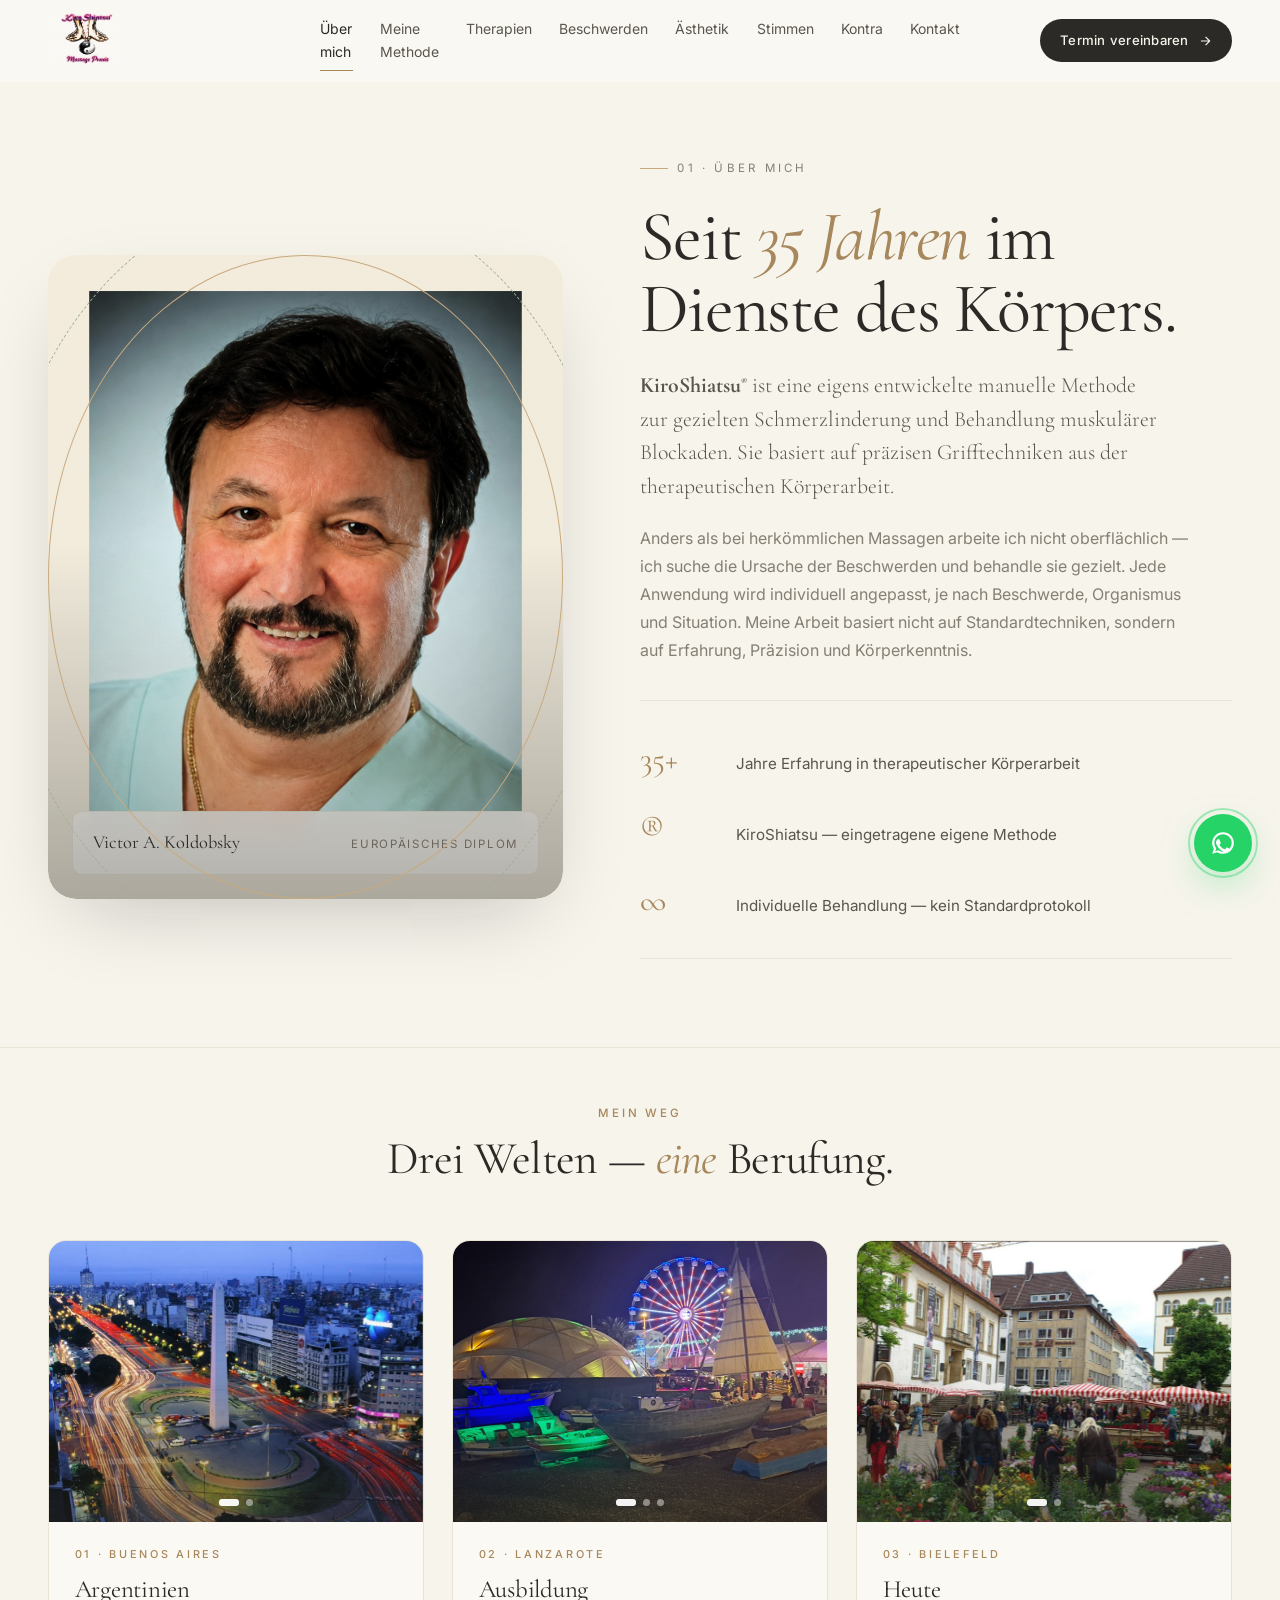
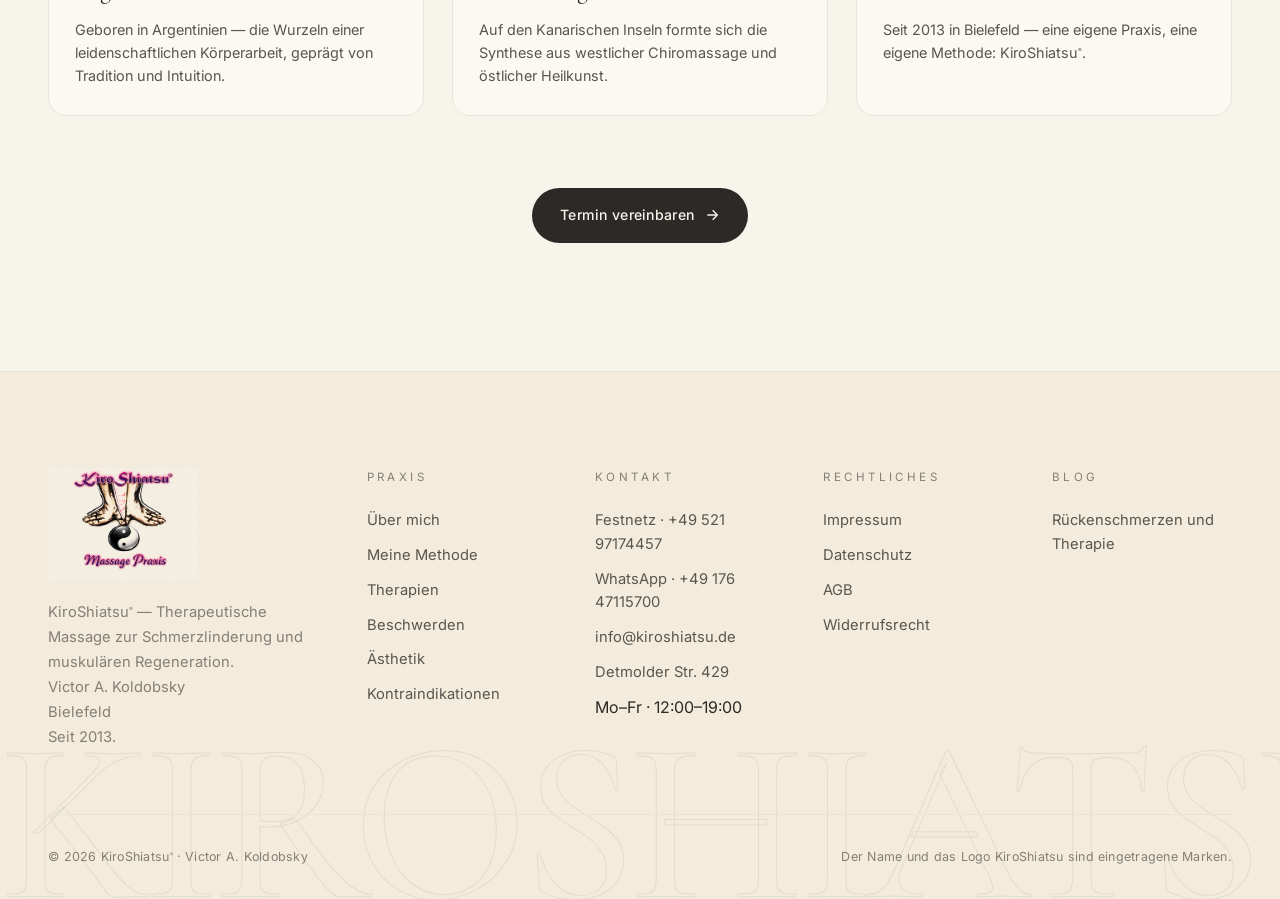
<file: ueber-mich.html>
<!DOCTYPE html>
<html lang="de">
<head>
    <meta charset="UTF-8" />
    <meta name="viewport" content="width=device-width, initial-scale=1.0" />
    <meta name="description" content="Über mich — Victor A. Koldobsky, Diplomierter Chiromasseur. Seit 35 Jahren therapeutische Körperarbeit. Der Weg von Argentinien über Lanzarote nach Bielefeld." />
    <meta name="theme-color" content="#2C2A26" />
    <title>Über mich — Victor A. Koldobsky · KiroShiatsu® Bielefeld</title>
    <link rel="canonical" href="https://kiroshiatsu.de/ueber-mich.html" />

    <link rel="icon" type="image/png" href="images/logo.png" />
    <link rel="preconnect" href="https://fonts.googleapis.com" />
    <link rel="preconnect" href="https://fonts.gstatic.com" crossorigin />
    <link href="https://fonts.googleapis.com/css2?family=Cormorant+Garamond:ital,wght@0,300;0,400;0,500;0,600;1,300;1,400&family=Inter:wght@300;400;500;600;700&display=swap" rel="stylesheet" />

    <link rel="stylesheet" href="style.css" />
    <!-- Structured data: LocalBusiness -->
    <script type="application/ld+json">
    {
      "@context": "https://schema.org",
      "@type": "LocalBusiness",
      "@id": "https://kiroshiatsu.de/#business",
      "name": "KiroShiatsu®",
      "image": "https://kiroshiatsu.de/images/logo.png",
      "description": "Therapeutische Massage zur Schmerzlinderung in Bielefeld. Spezialisierte Therapien für Rücken-, Nacken- und muskuläre Beschwerden. Victor A. Koldobsky — Diplomierter Chiromasseur seit 2013.",
      "url": "https://kiroshiatsu.de",
      "telephone": "+49-521-97174457",
      "email": "info@kiroshiatsu.de",
      "address": {
        "@type": "PostalAddress",
        "streetAddress": "Detmolder Str. 429",
        "addressLocality": "Bielefeld",
        "postalCode": "33605",
        "addressRegion": "Nordrhein-Westfalen",
        "addressCountry": "DE"
      },
      "priceRange": "$$",
      "areaServed": [
        {
          "@type": "City",
          "name": "Bielefeld"
        },
        {
          "@type": "Region",
          "name": "Nordrhein-Westfalen"
        }
      ],
      "openingHoursSpecification": [
        {
          "@type": "OpeningHoursSpecification",
          "dayOfWeek": ["Monday", "Tuesday", "Wednesday", "Thursday", "Friday"],
          "opens": "12:00",
          "closes": "19:00"
        }
      ],
      "sameAs": [
        "https://maps.google.com/?q=Detmolder+Str+429+33605+Bielefeld"
      ],
      "knowsAbout": [
        "Therapeutische Massage",
        "Shiatsu",
        "Sportmassage",
        "Lymphdrainage",
        "Tui Na",
        "Fußreflexzonenmassage",
        "Ohrakupunktur",
        "Schmerzbehandlung",
        "Rückenmassage",
        "Nackenmassage"
      ],
      "founder": {
        "@type": "Person",
        "name": "Victor A. Koldobsky",
        "jobTitle": "Diplomierter Chiromasseur",
        "knownFor": "KiroShiatsu® und therapeutische Massage"
      },
      "foundingDate": "2013",
      "contactPoint": {
        "@type": "ContactPoint",
        "contactType": "Customer Service",
        "telephone": "+49-521-97174457",
        "availableLanguage": ["de", "es"]
      }
    }
    </script>

</head>
<body>
    <!-- Loader -->
    <div class="loader" id="loader">
        <div class="loader-inner">
            <span class="loader-word">KIRO</span>
            <span class="loader-word">SHIATSU</span>
            <span class="loader-word">®</span>
        </div>
    </div>

    <!-- SVG filters: clean logo background -->
    <svg width="0" height="0" style="position:absolute" aria-hidden="true">
        <filter id="logo-clean" color-interpolation-filters="sRGB">
            <feColorMatrix type="matrix" values="
                1 0 0 0 0
                0 1 0 0 0
                0 0 1 0 0
                -2 -2 -2 3 0"/>
        </filter>
        <filter id="logo-soft" color-interpolation-filters="sRGB">
            <feColorMatrix type="matrix" values="
                1 0 0 0 0
                0 1 0 0 0
                0 0 1 0 0
                -0.65 -0.65 -0.65 2.1 0"/>
        </filter>
    </svg>

    <!-- Progress Bar -->
    <div class="scroll-progress" id="scrollProgress"></div>

    <!-- Navbar -->
    <header class="navbar" id="navbar">
        <div class="nav-container">
            <a href="index.html" class="nav-logo" data-magnetic aria-label="KiroShiatsu — Startseite">
                <img src="images/logo.png" alt="KiroShiatsu®" class="nav-logo-img" />
            </a>

            <nav class="nav-links" id="navLinks">
                <a href="ueber-mich.html" class="nav-link active">Über mich</a>
                <a href="methode.html" class="nav-link">Meine Methode</a>
                <a href="therapien.html" class="nav-link">Therapien</a>
                <a href="beschwerden.html" class="nav-link">Beschwerden</a>
                <a href="aesthetik.html" class="nav-link">Ästhetik</a>
                <a href="stimmen.html" class="nav-link">Stimmen</a>
                <a href="kontra.html" class="nav-link">Kontra</a>
                <a href="kontakt.html" class="nav-link">Kontakt</a>
            </nav>

            <a href="kontakt.html" class="nav-cta" data-magnetic>
                <span>Termin vereinbaren</span>
                <svg width="14" height="14" viewBox="0 0 24 24" fill="none" stroke="currentColor" stroke-width="2">
                    <path d="M5 12h14M13 5l7 7-7 7"/>
                </svg>
            </a>

            <button class="nav-toggle" id="navToggle" aria-label="Menü">
                <span></span>
                <span></span>
            </button>
        </div>
    </header>

    <!-- Mobile menu -->
    <div class="mobile-menu" id="mobileMenu">
        <nav class="mobile-menu-links">
            <a href="ueber-mich.html">Über mich</a>
            <a href="methode.html">Meine Methode</a>
            <a href="therapien.html">Therapien</a>
            <a href="beschwerden.html">Beschwerden</a>
            <a href="aesthetik.html">Ästhetische Massage</a>
            <a href="stimmen.html">Stimmen</a>
            <a href="kontra.html">Kontraindikationen</a>
            <a href="kontakt.html">Kontakt</a>
        </nav>
        <div class="mobile-menu-footer">
            <a href="tel:+4952197174457">Festnetz: +49 521 97174457</a>
            <a href="https://wa.me/4917647115700?text=Hallo%2C%20ich%20m%C3%B6chte%20einen%20Termin%20vereinbaren." target="_blank" rel="noopener">WhatsApp: +49 176 47115700</a>
            <a href="mailto:info@kiroshiatsu.de">info@kiroshiatsu.de</a>
        </div>
    </div>

    <main id="top">

        <!-- ABOUT -->
        <section class="section about page-top" id="about">
            <div class="container grid-split">
                <div class="col-visual reveal-parallax">
                    <div class="visual-frame">
                        <div class="visual-inner">
                            <img src="images/victor-main.jpg" alt="Victor A. Koldobsky — Europäisches Diplom" class="portrait-photo" />
                            <div class="portrait-ring"></div>
                            <div class="portrait-ring ring-2"></div>
                        </div>
                        <div class="visual-caption">
                            <span>Victor A. Koldobsky</span>
                            <small>Europäisches Diplom</small>
                        </div>
                    </div>
                </div>

                <div class="col-text">
                    <span class="eyebrow reveal">01 · Über mich</span>
                    <h2 class="section-title reveal">
                        Seit <em>35 Jahren</em> im Dienste des Körpers.
                    </h2>
                    <p class="lead reveal">
                        <strong>KiroShiatsu<sup class="reg">®</sup></strong> ist eine eigens entwickelte manuelle
                        Methode zur gezielten Schmerzlinderung und Behandlung
                        muskulärer Blockaden. Sie basiert auf präzisen
                        Grifftechniken aus der therapeutischen Körperarbeit.
                    </p>
                    <p class="body reveal">
                        Anders als bei herkömmlichen Massagen arbeite ich nicht
                        oberflächlich — ich suche die Ursache der Beschwerden
                        und behandle sie gezielt. Jede Anwendung wird
                        individuell angepasst, je nach Beschwerde, Organismus
                        und Situation. Meine Arbeit basiert nicht auf
                        Standardtechniken, sondern auf Erfahrung, Präzision
                        und Körperkenntnis.
                    </p>

                    <ul class="about-facts reveal">
                        <li>
                            <span class="fact-num">35+</span>
                            <span class="fact-label">Jahre Erfahrung in therapeutischer Körperarbeit</span>
                        </li>
                        <li>
                            <span class="fact-num">®</span>
                            <span class="fact-label">KiroShiatsu — eingetragene eigene Methode</span>
                        </li>
                        <li>
                            <span class="fact-num">∞</span>
                            <span class="fact-label">Individuelle Behandlung — kein Standardprotokoll</span>
                        </li>
                    </ul>
                </div>
            </div>

            <!-- Journey: Argentina -> Lanzarote -> Bielefeld -->
            <div class="container journey">
                <div class="journey-header reveal">
                    <span class="journey-eyebrow">Mein Weg</span>
                    <h3 class="journey-title">Drei Welten — <em>eine</em> Berufung.</h3>
                </div>

                <div class="journey-grid">
                    <article class="journey-card reveal-up">
                        <div class="journey-image" data-carousel>
                            <img src="images/journey/argentina.jpg" alt="Obelisco, Buenos Aires" class="active" />
                            <img src="images/journey/tango.jpg" alt="Tango argentino" />
                            <div class="journey-dots">
                                <span class="journey-dot active"></span>
                                <span class="journey-dot"></span>
                            </div>
                        </div>
                        <div class="journey-meta">
                            <span class="journey-place">01 · Buenos Aires</span>
                            <h4>Argentinien</h4>
                            <p>Geboren in Argentinien — die Wurzeln einer leidenschaftlichen Körperarbeit, geprägt von Tradition und Intuition.</p>
                        </div>
                    </article>

                    <article class="journey-card reveal-up" style="--d:.1s">
                        <div class="journey-image" data-carousel>
                            <img src="images/journey/lanzarote.jpg" alt="Lanzarote, Spanien" class="active" />
                            <img src="images/journey/lanzarote-gerias.jpg" alt="Lanzarote, La Geria" />
                            <img src="images/journey/lanzarote-sunset.jpg" alt="Sonnenuntergang in Lanzarote" />
                            <div class="journey-dots">
                                <span class="journey-dot active"></span>
                                <span class="journey-dot"></span>
                                <span class="journey-dot"></span>
                            </div>
                        </div>
                        <div class="journey-meta">
                            <span class="journey-place">02 · Lanzarote</span>
                            <h4>Ausbildung</h4>
                            <p>Auf den Kanarischen Inseln formte sich die Synthese aus westlicher Chiromassage und östlicher Heilkunst.</p>
                        </div>
                    </article>

                    <article class="journey-card reveal-up" style="--d:.2s">
                        <div class="journey-image" data-carousel>
                            <img src="images/journey/bielefeld.jpg" alt="Bielefeld, Altstadt" class="active" />
                            <img src="images/journey/sparrenburg.jpg" alt="Sparrenburg, Bielefeld" />
                            <div class="journey-dots">
                                <span class="journey-dot active"></span>
                                <span class="journey-dot"></span>
                            </div>
                        </div>
                        <div class="journey-meta">
                            <span class="journey-place">03 · Bielefeld</span>
                            <h4>Heute</h4>
                            <p>Seit 2013 in Bielefeld — eine eigene Praxis, eine eigene Methode: KiroShiatsu<sup class="reg">®</sup>.</p>
                        </div>
                    </article>
                </div>
            </div>

            <div class="page-cta container reveal">
                <a href="kontakt.html" class="btn btn-primary" data-magnetic>
                    <span>Termin vereinbaren</span>
                    <svg width="16" height="16" viewBox="0 0 24 24" fill="none" stroke="currentColor" stroke-width="2"><path d="M5 12h14M13 5l7 7-7 7"/></svg>
                </a>
            </div>
        </section>
    </main>

    <!-- FOOTER -->
    <footer class="footer">
        <div class="container">
            <div class="footer-top">
                <div class="footer-brand">
                    <img src="images/logo.png" alt="KiroShiatsu® Massagepraxis" class="footer-logo-img" />
                    <p>
                        KiroShiatsu<sup class="reg">®</sup> — Therapeutische Massage zur
                        Schmerzlinderung und muskulären Regeneration.<br/>
                        Victor A. Koldobsky<br/>Bielefeld<br/>Seit 2013.
                    </p>
                </div>

                <div class="footer-col">
                    <span class="footer-label">Praxis</span>
                    <a href="ueber-mich.html">Über mich</a>
                    <a href="methode.html">Meine Methode</a>
                    <a href="therapien.html">Therapien</a>
                    <a href="beschwerden.html">Beschwerden</a>
                    <a href="aesthetik.html">Ästhetik</a>
                    <a href="kontra.html">Kontraindikationen</a>
                </div>

                <div class="footer-col">
                    <span class="footer-label">Kontakt</span>
                    <a href="tel:+4952197174457">Festnetz · +49 521 97174457</a>
                    <a href="https://wa.me/4917647115700?text=Hallo%2C%20ich%20m%C3%B6chte%20einen%20Termin%20vereinbaren." target="_blank" rel="noopener">WhatsApp · +49 176 47115700</a>
                    <a href="mailto:info@kiroshiatsu.de">info@kiroshiatsu.de</a>
                    <a href="https://maps.google.com/?q=Detmolder+Str+429+33605+Bielefeld" target="_blank" rel="noopener">Detmolder Str. 429</a>
                    <span>Mo–Fr · 12:00–19:00</span>
                </div>

                <div class="footer-col">
                    <span class="footer-label">Rechtliches</span>
                    <a href="impressum.html">Impressum</a>
                    <a href="datenschutz.html">Datenschutz</a>
                    <a href="agb.html">AGB</a>
                    <a href="widerrufsrecht.html">Widerrufsrecht</a>
                </div>

                <div class="footer-col">
                    <span class="footer-label">Blog</span>
                    <a href="blog/rueckenschmerzen-therapie.html">Rückenschmerzen und Therapie</a>
                </div>
            </div>

            <div class="footer-bottom">
                <span>© <span id="year"></span> KiroShiatsu<sup class="reg">®</sup> · Victor A. Koldobsky</span>
                <span class="footer-made">Der Name und das Logo KiroShiatsu sind eingetragene Marken.</span>
            </div>
        </div>

        <div class="footer-bigmark" aria-hidden="true">KIROSHIATSU</div>
    </footer>

    <!-- Floating WhatsApp -->
    <a href="https://wa.me/4917647115700?text=Hallo%2C%20ich%20m%C3%B6chte%20einen%20Termin%20vereinbaren." class="wa-float" target="_blank" rel="noopener" aria-label="WhatsApp" data-magnetic>
        <svg viewBox="0 0 32 32" fill="currentColor" width="26" height="26">
            <path d="M16.004 2.667C8.643 2.667 2.671 8.64 2.671 16c0 2.67.78 5.155 2.116 7.25L2.667 29.333l6.24-2.073a13.25 13.25 0 0 0 7.097 2.073h.006c7.36 0 13.333-5.972 13.333-13.333 0-3.563-1.387-6.91-3.905-9.427a13.237 13.237 0 0 0-9.434-3.906Zm0 2.666c2.849 0 5.525 1.11 7.542 3.126A10.604 10.604 0 0 1 26.671 16c0 5.889-4.782 10.667-10.667 10.667h-.005a10.593 10.593 0 0 1-5.422-1.485l-.389-.231-3.704 1.228 1.238-3.613-.252-.402A10.604 10.604 0 0 1 5.337 16c0-5.889 4.779-10.667 10.667-10.667Zm-5.98 6.027c-.287 0-.75.106-1.144.534-.394.427-1.504 1.47-1.504 3.587s1.543 4.16 1.757 4.448c.213.288 2.999 4.8 7.386 6.538 3.643 1.444 4.385 1.158 5.178 1.086.793-.07 2.554-1.042 2.915-2.05.36-1.008.36-1.873.252-2.052-.107-.178-.395-.285-.827-.498-.433-.213-2.555-1.262-2.953-1.405-.397-.143-.688-.214-.977.215-.29.427-1.12 1.403-1.374 1.692-.254.29-.507.325-.94.113-.433-.214-1.827-.674-3.482-2.147-1.287-1.146-2.156-2.56-2.41-2.99-.253-.427-.026-.658.188-.87.194-.191.432-.498.648-.747.216-.25.287-.427.432-.712.143-.285.07-.534-.035-.747-.107-.213-.94-2.337-1.32-3.192-.338-.77-.687-.672-.94-.683l-.792-.014Z"/>
        </svg>
        <span class="wa-tooltip">Schreiben Sie uns</span>
    </a>

    <script src="script.js"></script>
</body>
</html>
</file>
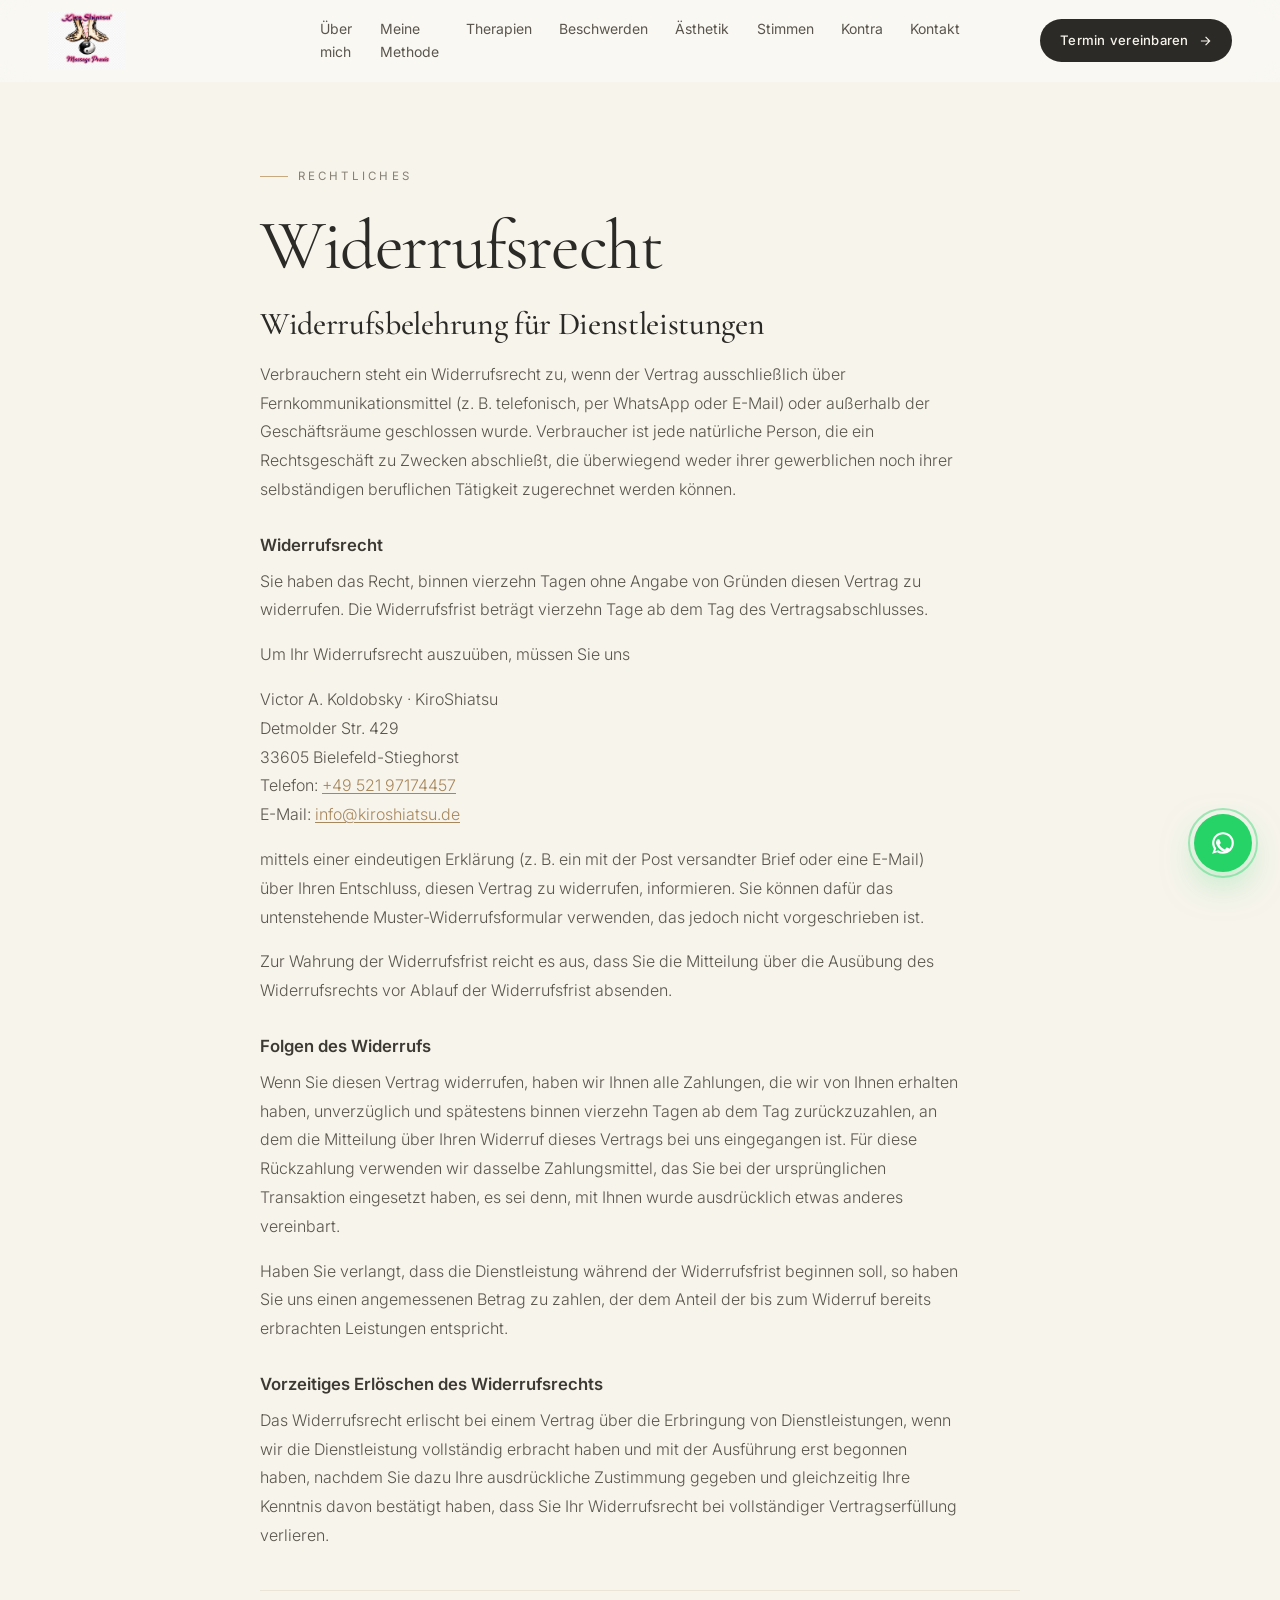
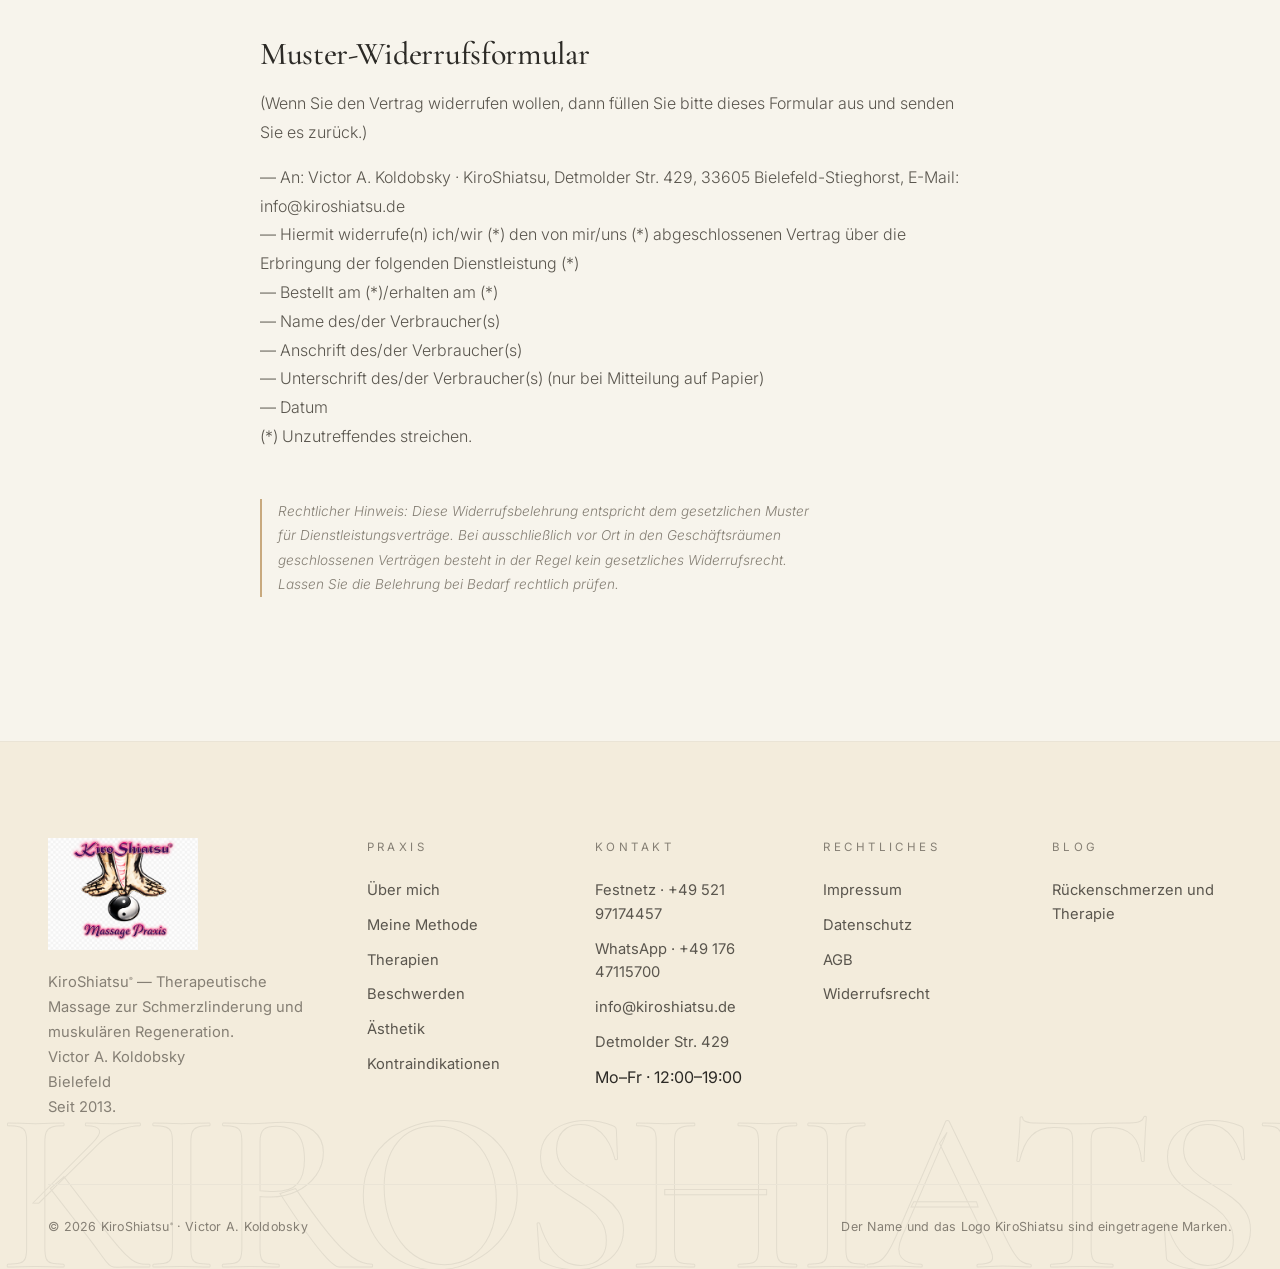
<file: widerrufsrecht.html>
<!DOCTYPE html>
<html lang="de">
<head>
    <meta charset="UTF-8" />
    <meta name="viewport" content="width=device-width, initial-scale=1.0" />
    <meta name="description" content="Widerrufsrecht und Widerrufsbelehrung — KiroShiatsu® · Victor A. Koldobsky · Bielefeld." />
    <meta name="theme-color" content="#2C2A26" />
    <title>Widerrufsrecht — KiroShiatsu® · Victor A. Koldobsky · Bielefeld</title>
    <link rel="canonical" href="https://kiroshiatsu.de/widerrufsrecht.html" />

    <link rel="icon" type="image/png" href="images/logo.png" />
    <link rel="preconnect" href="https://fonts.googleapis.com" />
    <link rel="preconnect" href="https://fonts.gstatic.com" crossorigin />
    <link href="https://fonts.googleapis.com/css2?family=Cormorant+Garamond:ital,wght@0,300;0,400;0,500;0,600;1,300;1,400&family=Inter:wght@300;400;500;600;700&display=swap" rel="stylesheet" />

    <link rel="stylesheet" href="style.css" />
    <!-- Structured data: LocalBusiness -->
    <script type="application/ld+json">
    {
      "@context": "https://schema.org",
      "@type": "LocalBusiness",
      "@id": "https://kiroshiatsu.de/#business",
      "name": "KiroShiatsu®",
      "image": "https://kiroshiatsu.de/images/logo.png",
      "description": "Therapeutische Massage zur Schmerzlinderung in Bielefeld. Spezialisierte Therapien für Rücken-, Nacken- und muskuläre Beschwerden. Victor A. Koldobsky — Diplomierter Chiromasseur seit 2013.",
      "url": "https://kiroshiatsu.de",
      "telephone": "+49-521-97174457",
      "email": "info@kiroshiatsu.de",
      "address": {
        "@type": "PostalAddress",
        "streetAddress": "Detmolder Str. 429",
        "addressLocality": "Bielefeld",
        "postalCode": "33605",
        "addressRegion": "Nordrhein-Westfalen",
        "addressCountry": "DE"
      },
      "priceRange": "$$",
      "areaServed": [
        {
          "@type": "City",
          "name": "Bielefeld"
        },
        {
          "@type": "Region",
          "name": "Nordrhein-Westfalen"
        }
      ],
      "openingHoursSpecification": [
        {
          "@type": "OpeningHoursSpecification",
          "dayOfWeek": ["Monday", "Tuesday", "Wednesday", "Thursday", "Friday"],
          "opens": "12:00",
          "closes": "19:00"
        }
      ],
      "sameAs": [
        "https://maps.google.com/?q=Detmolder+Str+429+33605+Bielefeld"
      ],
      "knowsAbout": [
        "Therapeutische Massage",
        "Shiatsu",
        "Sportmassage",
        "Lymphdrainage",
        "Tui Na",
        "Fußreflexzonenmassage",
        "Ohrakupunktur",
        "Schmerzbehandlung",
        "Rückenmassage",
        "Nackenmassage"
      ],
      "founder": {
        "@type": "Person",
        "name": "Victor A. Koldobsky",
        "jobTitle": "Diplomierter Chiromasseur",
        "knownFor": "KiroShiatsu® und therapeutische Massage"
      },
      "foundingDate": "2013",
      "contactPoint": {
        "@type": "ContactPoint",
        "contactType": "Customer Service",
        "telephone": "+49-521-97174457",
        "availableLanguage": ["de", "es"]
      }
    }
    </script>

</head>
<body>
    <!-- Progress Bar -->
    <div class="scroll-progress" id="scrollProgress"></div>

    <!-- Navbar -->
    <header class="navbar" id="navbar">
        <div class="nav-container">
            <a href="index.html" class="nav-logo" data-magnetic aria-label="KiroShiatsu — Startseite">
                <img src="images/logo.png" alt="KiroShiatsu®" class="nav-logo-img" />
            </a>

            <nav class="nav-links" id="navLinks">
                <a href="ueber-mich.html" class="nav-link">Über mich</a>
                <a href="methode.html" class="nav-link">Meine Methode</a>
                <a href="therapien.html" class="nav-link">Therapien</a>
                <a href="beschwerden.html" class="nav-link">Beschwerden</a>
                <a href="aesthetik.html" class="nav-link">Ästhetik</a>
                <a href="stimmen.html" class="nav-link">Stimmen</a>
                <a href="kontra.html" class="nav-link">Kontra</a>
                <a href="kontakt.html" class="nav-link">Kontakt</a>
            </nav>

            <a href="kontakt.html" class="nav-cta" data-magnetic>
                <span>Termin vereinbaren</span>
                <svg width="14" height="14" viewBox="0 0 24 24" fill="none" stroke="currentColor" stroke-width="2">
                    <path d="M5 12h14M13 5l7 7-7 7"/>
                </svg>
            </a>

            <button class="nav-toggle" id="navToggle" aria-label="Menü">
                <span></span>
                <span></span>
            </button>
        </div>
    </header>

    <!-- Mobile menu -->
    <div class="mobile-menu" id="mobileMenu">
        <nav class="mobile-menu-links">
            <a href="ueber-mich.html">Über mich</a>
            <a href="methode.html">Meine Methode</a>
            <a href="therapien.html">Therapien</a>
            <a href="beschwerden.html">Beschwerden</a>
            <a href="aesthetik.html">Ästhetische Massage</a>
            <a href="stimmen.html">Stimmen</a>
            <a href="kontra.html">Kontraindikationen</a>
            <a href="kontakt.html">Kontakt</a>
        </nav>
        <div class="mobile-menu-footer">
            <a href="tel:+4952197174457">Festnetz: +49 521 97174457</a>
            <a href="https://wa.me/4917647115700?text=Hallo%2C%20ich%20m%C3%B6chte%20einen%20Termin%20vereinbaren." target="_blank" rel="noopener">WhatsApp: +49 176 47115700</a>
            <a href="mailto:info@kiroshiatsu.de">info@kiroshiatsu.de</a>
        </div>
    </div>

    <main id="top">
        <section class="section page-top">
            <div class="container">
                <div class="legal">
                    <span class="eyebrow reveal">Rechtliches</span>
                    <h1 class="section-title reveal">Widerrufsrecht</h1>

                    <h2 class="legal-heading">Widerrufsbelehrung für Dienstleistungen</h2>
                    <p>
                        Verbrauchern steht ein Widerrufsrecht zu, wenn der Vertrag
                        ausschließlich über Fernkommunikationsmittel (z. B.
                        telefonisch, per WhatsApp oder E-Mail) oder außerhalb der
                        Geschäftsräume geschlossen wurde. Verbraucher ist jede
                        natürliche Person, die ein Rechtsgeschäft zu Zwecken
                        abschließt, die überwiegend weder ihrer gewerblichen noch
                        ihrer selbständigen beruflichen Tätigkeit zugerechnet werden
                        können.
                    </p>

                    <h3 class="legal-subheading">Widerrufsrecht</h3>
                    <p>
                        Sie haben das Recht, binnen vierzehn Tagen ohne Angabe von
                        Gründen diesen Vertrag zu widerrufen. Die Widerrufsfrist
                        beträgt vierzehn Tage ab dem Tag des Vertragsabschlusses.
                    </p>
                    <p>
                        Um Ihr Widerrufsrecht auszuüben, müssen Sie uns
                    </p>
                    <address>
                        Victor A. Koldobsky · KiroShiatsu<br/>
                        Detmolder Str. 429<br/>
                        33605 Bielefeld-Stieghorst<br/>
                        Telefon: <a href="tel:+4952197174457">+49 521 97174457</a><br/>
                        E-Mail: <a href="mailto:info@kiroshiatsu.de">info@kiroshiatsu.de</a>
                    </address>
                    <p>
                        mittels einer eindeutigen Erklärung (z. B. ein mit der Post
                        versandter Brief oder eine E-Mail) über Ihren Entschluss,
                        diesen Vertrag zu widerrufen, informieren. Sie können dafür
                        das untenstehende Muster-Widerrufsformular verwenden, das
                        jedoch nicht vorgeschrieben ist.
                    </p>
                    <p>
                        Zur Wahrung der Widerrufsfrist reicht es aus, dass Sie die
                        Mitteilung über die Ausübung des Widerrufsrechts vor Ablauf
                        der Widerrufsfrist absenden.
                    </p>

                    <h3 class="legal-subheading">Folgen des Widerrufs</h3>
                    <p>
                        Wenn Sie diesen Vertrag widerrufen, haben wir Ihnen alle
                        Zahlungen, die wir von Ihnen erhalten haben, unverzüglich und
                        spätestens binnen vierzehn Tagen ab dem Tag zurückzuzahlen,
                        an dem die Mitteilung über Ihren Widerruf dieses Vertrags bei
                        uns eingegangen ist. Für diese Rückzahlung verwenden wir
                        dasselbe Zahlungsmittel, das Sie bei der ursprünglichen
                        Transaktion eingesetzt haben, es sei denn, mit Ihnen wurde
                        ausdrücklich etwas anderes vereinbart.
                    </p>
                    <p>
                        Haben Sie verlangt, dass die Dienstleistung während der
                        Widerrufsfrist beginnen soll, so haben Sie uns einen
                        angemessenen Betrag zu zahlen, der dem Anteil der bis zum
                        Widerruf bereits erbrachten Leistungen entspricht.
                    </p>

                    <h3 class="legal-subheading">Vorzeitiges Erlöschen des Widerrufsrechts</h3>
                    <p>
                        Das Widerrufsrecht erlischt bei einem Vertrag über die
                        Erbringung von Dienstleistungen, wenn wir die Dienstleistung
                        vollständig erbracht haben und mit der Ausführung erst
                        begonnen haben, nachdem Sie dazu Ihre ausdrückliche
                        Zustimmung gegeben und gleichzeitig Ihre Kenntnis davon
                        bestätigt haben, dass Sie Ihr Widerrufsrecht bei
                        vollständiger Vertragserfüllung verlieren.
                    </p>

                    <hr/>

                    <h2 class="legal-heading">Muster-Widerrufsformular</h2>
                    <p>
                        (Wenn Sie den Vertrag widerrufen wollen, dann füllen Sie
                        bitte dieses Formular aus und senden Sie es zurück.)
                    </p>
                    <p>
                        — An: Victor A. Koldobsky · KiroShiatsu, Detmolder Str. 429,
                        33605 Bielefeld-Stieghorst, E-Mail: info@kiroshiatsu.de<br/>
                        — Hiermit widerrufe(n) ich/wir (*) den von mir/uns (*)
                        abgeschlossenen Vertrag über die Erbringung der folgenden
                        Dienstleistung (*)<br/>
                        — Bestellt am (*)/erhalten am (*)<br/>
                        — Name des/der Verbraucher(s)<br/>
                        — Anschrift des/der Verbraucher(s)<br/>
                        — Unterschrift des/der Verbraucher(s) (nur bei Mitteilung auf Papier)<br/>
                        — Datum<br/>
                        (*) Unzutreffendes streichen.
                    </p>

                    <p class="legal-note">
                        Rechtlicher Hinweis: Diese Widerrufsbelehrung entspricht dem
                        gesetzlichen Muster für Dienstleistungsverträge. Bei
                        ausschließlich vor Ort in den Geschäftsräumen geschlossenen
                        Verträgen besteht in der Regel kein gesetzliches
                        Widerrufsrecht. Lassen Sie die Belehrung bei Bedarf
                        rechtlich prüfen.
                    </p>
                </div>
            </div>
        </section>
    </main>

    <!-- FOOTER -->
    <footer class="footer">
        <div class="container">
            <div class="footer-top">
                <div class="footer-brand">
                    <img src="images/logo.png" alt="KiroShiatsu® Massagepraxis" class="footer-logo-img" />
                    <p>
                        KiroShiatsu<sup class="reg">®</sup> — Therapeutische Massage zur
                        Schmerzlinderung und muskulären Regeneration.<br/>
                        Victor A. Koldobsky<br/>Bielefeld<br/>Seit 2013.
                    </p>
                </div>

                <div class="footer-col">
                    <span class="footer-label">Praxis</span>
                    <a href="ueber-mich.html">Über mich</a>
                    <a href="methode.html">Meine Methode</a>
                    <a href="therapien.html">Therapien</a>
                    <a href="beschwerden.html">Beschwerden</a>
                    <a href="aesthetik.html">Ästhetik</a>
                    <a href="kontra.html">Kontraindikationen</a>
                </div>

                <div class="footer-col">
                    <span class="footer-label">Kontakt</span>
                    <a href="tel:+4952197174457">Festnetz · +49 521 97174457</a>
                    <a href="https://wa.me/4917647115700?text=Hallo%2C%20ich%20m%C3%B6chte%20einen%20Termin%20vereinbaren." target="_blank" rel="noopener">WhatsApp · +49 176 47115700</a>
                    <a href="mailto:info@kiroshiatsu.de">info@kiroshiatsu.de</a>
                    <a href="https://maps.google.com/?q=Detmolder+Str+429+33605+Bielefeld" target="_blank" rel="noopener">Detmolder Str. 429</a>
                    <span>Mo–Fr · 12:00–19:00</span>
                </div>

                <div class="footer-col">
                    <span class="footer-label">Rechtliches</span>
                    <a href="impressum.html">Impressum</a>
                    <a href="datenschutz.html">Datenschutz</a>
                    <a href="agb.html">AGB</a>
                    <a href="widerrufsrecht.html">Widerrufsrecht</a>
                </div>

                <div class="footer-col">
                    <span class="footer-label">Blog</span>
                    <a href="blog/rueckenschmerzen-therapie.html">Rückenschmerzen und Therapie</a>
                </div>
            </div>

            <div class="footer-bottom">
                <span>© <span id="year"></span> KiroShiatsu<sup class="reg">®</sup> · Victor A. Koldobsky</span>
                <span class="footer-made">Der Name und das Logo KiroShiatsu sind eingetragene Marken.</span>
            </div>
        </div>

        <div class="footer-bigmark" aria-hidden="true">KIROSHIATSU</div>
    </footer>

    <!-- Floating WhatsApp -->
    <a href="https://wa.me/4917647115700?text=Hallo%2C%20ich%20m%C3%B6chte%20einen%20Termin%20vereinbaren." class="wa-float" target="_blank" rel="noopener" aria-label="WhatsApp" data-magnetic>
        <svg viewBox="0 0 32 32" fill="currentColor" width="26" height="26">
            <path d="M16.004 2.667C8.643 2.667 2.671 8.64 2.671 16c0 2.67.78 5.155 2.116 7.25L2.667 29.333l6.24-2.073a13.25 13.25 0 0 0 7.097 2.073h.006c7.36 0 13.333-5.972 13.333-13.333 0-3.563-1.387-6.91-3.905-9.427a13.237 13.237 0 0 0-9.434-3.906Zm0 2.666c2.849 0 5.525 1.11 7.542 3.126A10.604 10.604 0 0 1 26.671 16c0 5.889-4.782 10.667-10.667 10.667h-.005a10.593 10.593 0 0 1-5.422-1.485l-.389-.231-3.704 1.228 1.238-3.613-.252-.402A10.604 10.604 0 0 1 5.337 16c0-5.889 4.779-10.667 10.667-10.667Zm-5.98 6.027c-.287 0-.75.106-1.144.534-.394.427-1.504 1.47-1.504 3.587s1.543 4.16 1.757 4.448c.213.288 2.999 4.8 7.386 6.538 3.643 1.444 4.385 1.158 5.178 1.086.793-.07 2.554-1.042 2.915-2.05.36-1.008.36-1.873.252-2.052-.107-.178-.395-.285-.827-.498-.433-.213-2.555-1.262-2.953-1.405-.397-.143-.688-.214-.977.215-.29.427-1.12 1.403-1.374 1.692-.254.29-.507.325-.94.113-.433-.214-1.827-.674-3.482-2.147-1.287-1.146-2.156-2.56-2.41-2.99-.253-.427-.026-.658.188-.87.194-.191.432-.498.648-.747.216-.25.287-.427.432-.712.143-.285.07-.534-.035-.747-.107-.213-.94-2.337-1.32-3.192-.338-.77-.687-.672-.94-.683l-.792-.014Z"/>
        </svg>
        <span class="wa-tooltip">Schreiben Sie uns</span>
    </a>

    <script src="script.js"></script>
</body>
</html>
</file>
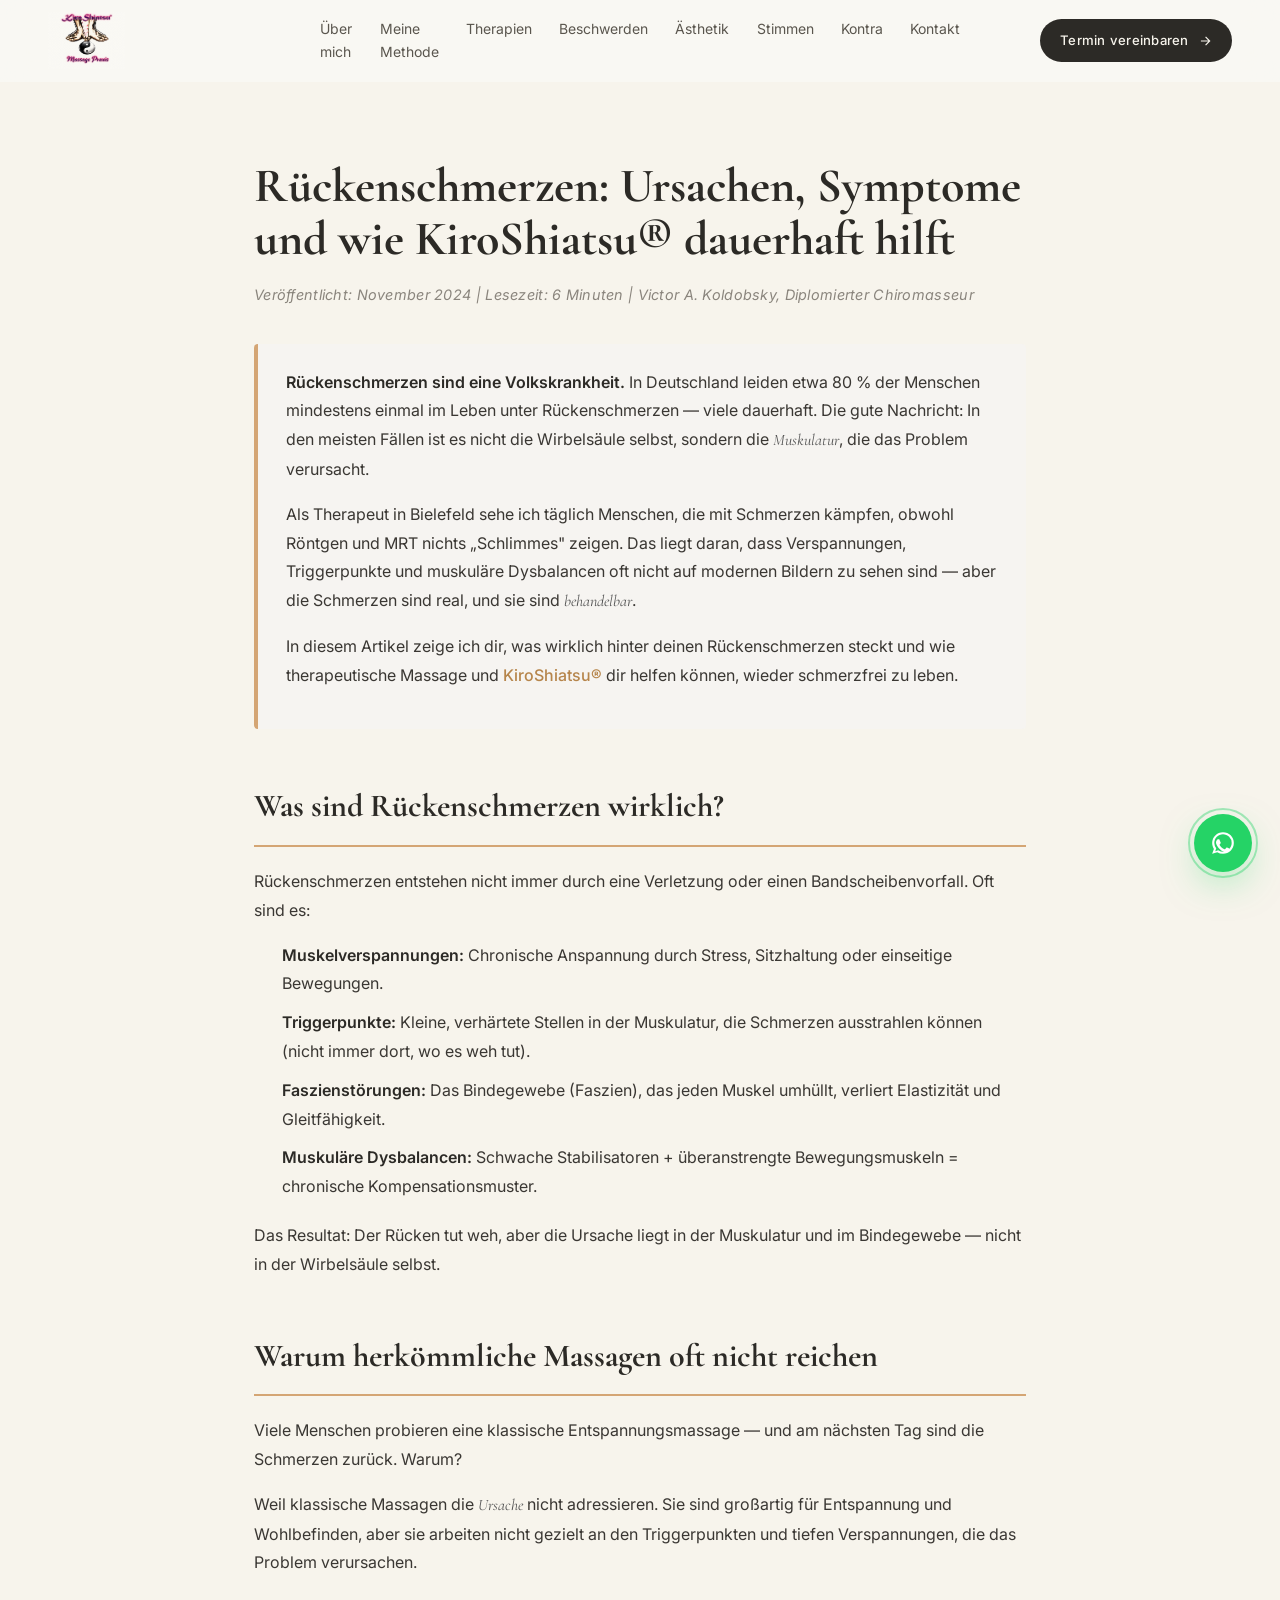
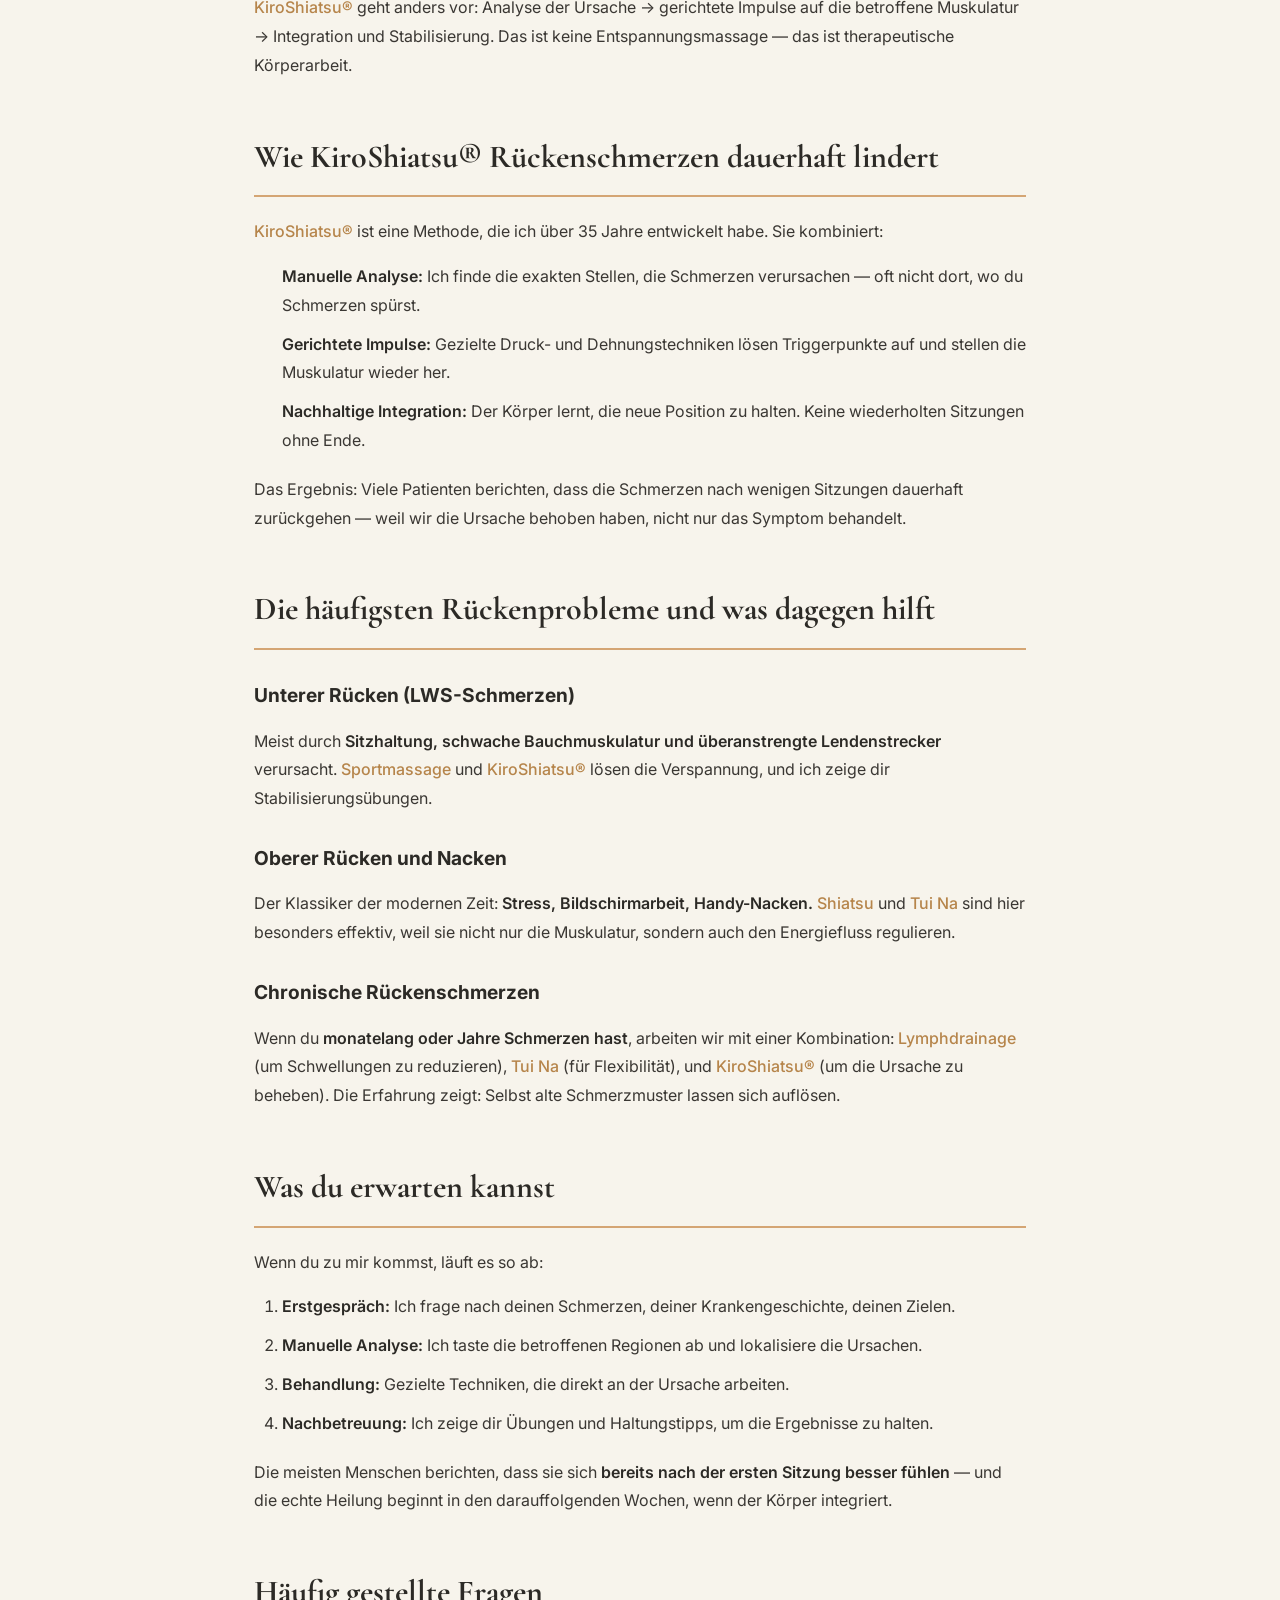
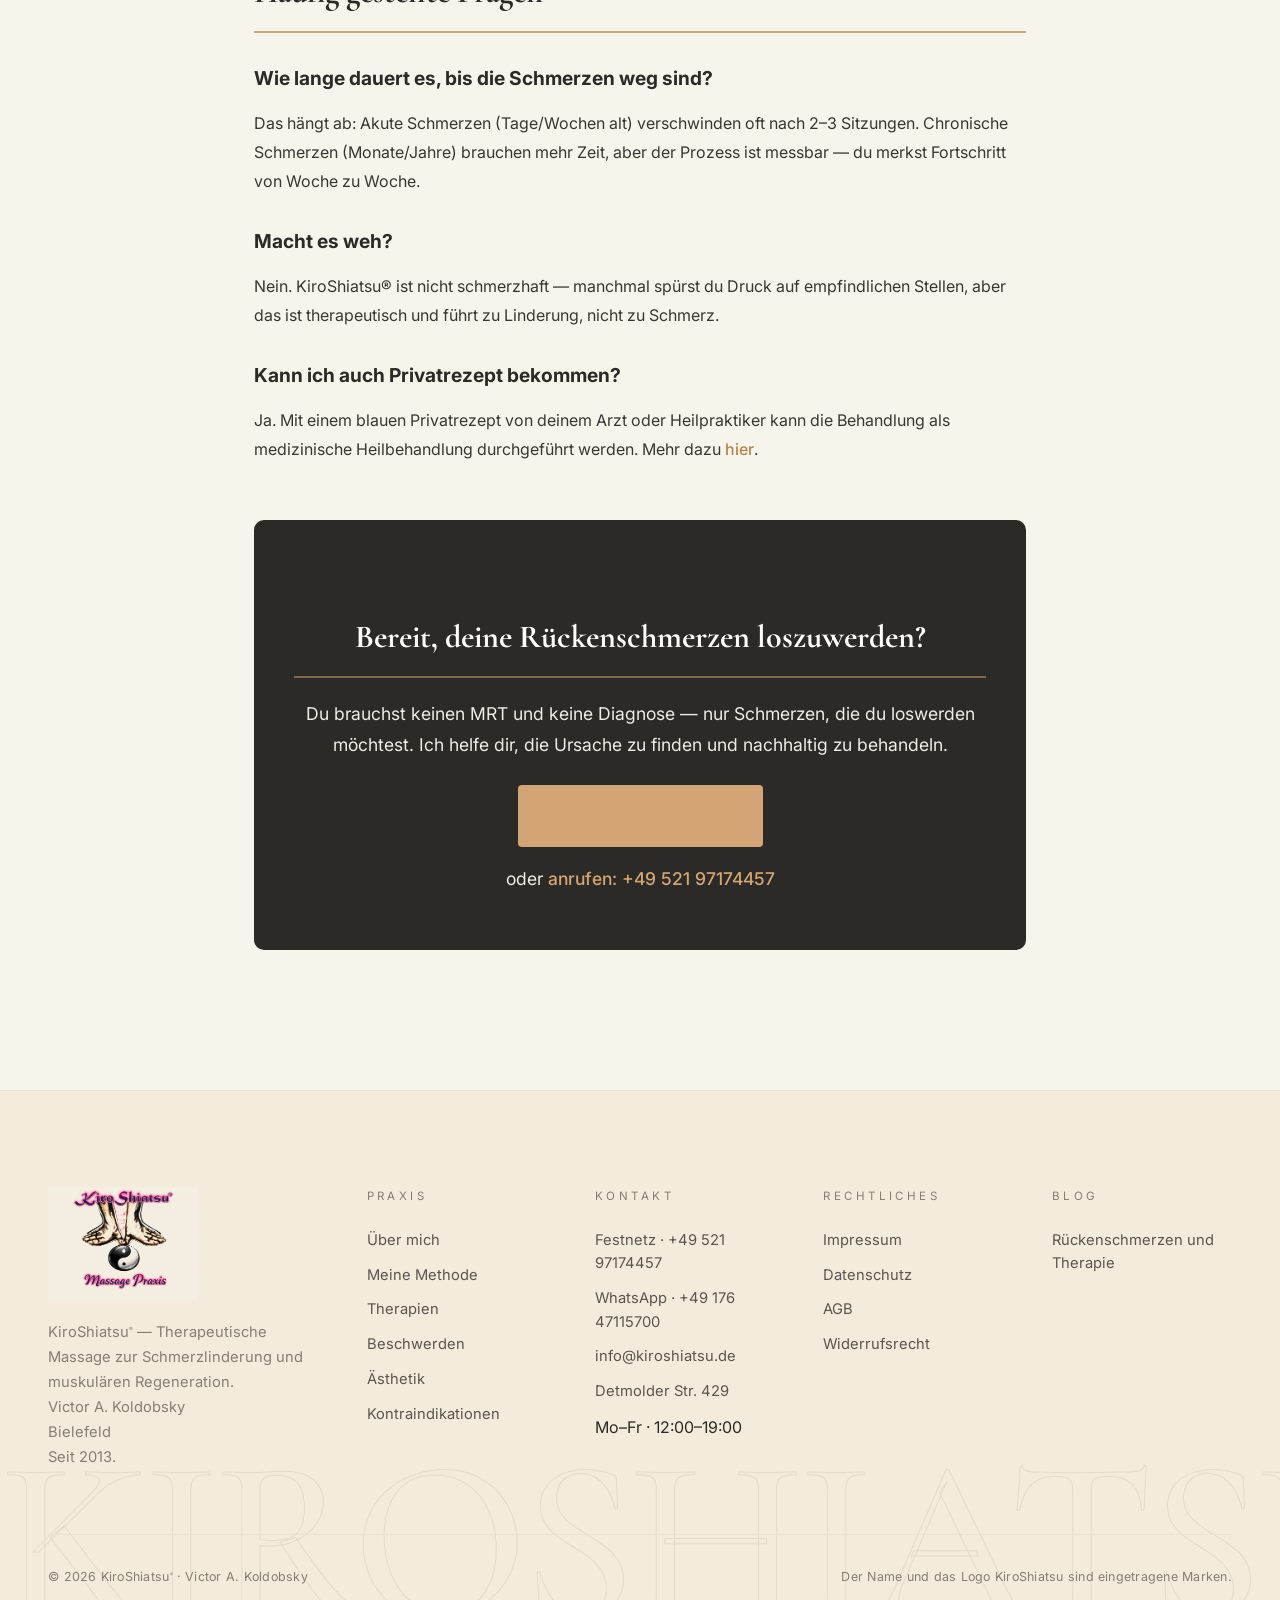
<file: blog/rueckenschmerzen-therapie.html>
<!DOCTYPE html>
<html lang="de">
<head>
    <meta charset="UTF-8" />
    <meta name="viewport" content="width=device-width, initial-scale=1.0" />
    <meta name="description" content="Rückenschmerzen loswerden: Ursachen, Symptome und wie therapeutische Massage und KiroShiatsu in Bielefeld dauerhaft helfen können." />
    <meta name="theme-color" content="#2C2A26" />
    <title>Rückenschmerzen Bielefeld: Ursachen, Symptome und therapeutische Hilfe</title>
    <link rel="canonical" href="https://kiroshiatsu.de/blog/rueckenschmerzen-therapie.html" />

    <!-- Open Graph / Social -->
    <meta property="og:type" content="article" />
    <meta property="og:site_name" content="KiroShiatsu®" />
    <meta property="og:title" content="Rückenschmerzen: Ursachen und therapeutische Lösungen mit KiroShiatsu" />
    <meta property="og:description" content="Rückenschmerzen loswerden: Ursachen, Symptome und wie therapeutische Massage und KiroShiatsu in Bielefeld dauerhaft helfen können." />
    <meta property="og:url" content="https://kiroshiatsu.de/blog/rueckenschmerzen-therapie.html" />
    <meta property="og:image" content="https://kiroshiatsu.de/images/logo.png" />
    <meta property="og:locale" content="de_DE" />
    <meta name="twitter:card" content="summary" />

    <link rel="icon" type="image/png" href="../images/logo.png" />
    <link rel="preconnect" href="https://fonts.googleapis.com" />
    <link rel="preconnect" href="https://fonts.gstatic.com" crossorigin />
    <link href="https://fonts.googleapis.com/css2?family=Cormorant+Garamond:ital,wght@0,300;0,400;0,500;0,600;1,300;1,400&family=Inter:wght@300;400;500;600;700&display=swap" rel="stylesheet" />

    <link rel="stylesheet" href="../style.css" />

    <!-- Structured data: LocalBusiness -->
    <script type="application/ld+json">
    {
      "@context": "https://schema.org",
      "@type": "LocalBusiness",
      "@id": "https://kiroshiatsu.de/#business",
      "name": "KiroShiatsu®",
      "image": "https://kiroshiatsu.de/images/logo.png",
      "description": "Therapeutische Massage zur Schmerzlinderung in Bielefeld. Spezialisierte Therapien für Rücken-, Nacken- und muskuläre Beschwerden. Victor A. Koldobsky — Diplomierter Chiromasseur seit 2013.",
      "url": "https://kiroshiatsu.de",
      "telephone": "+49-521-97174457",
      "email": "info@kiroshiatsu.de",
      "address": {
        "@type": "PostalAddress",
        "streetAddress": "Detmolder Str. 429",
        "addressLocality": "Bielefeld",
        "postalCode": "33605",
        "addressRegion": "Nordrhein-Westfalen",
        "addressCountry": "DE"
      },
      "priceRange": "$$",
      "areaServed": [
        {
          "@type": "City",
          "name": "Bielefeld"
        },
        {
          "@type": "Region",
          "name": "Nordrhein-Westfalen"
        }
      ],
      "openingHoursSpecification": [
        {
          "@type": "OpeningHoursSpecification",
          "dayOfWeek": ["Monday", "Tuesday", "Wednesday", "Thursday", "Friday"],
          "opens": "12:00",
          "closes": "19:00"
        }
      ],
      "sameAs": [
        "https://maps.google.com/?q=Detmolder+Str+429+33605+Bielefeld"
      ],
      "knowsAbout": [
        "Therapeutische Massage",
        "Shiatsu",
        "Sportmassage",
        "Lymphdrainage",
        "Tui Na",
        "Fußreflexzonenmassage",
        "Ohrakupunktur",
        "Schmerzbehandlung",
        "Rückenmassage",
        "Nackenmassage"
      ],
      "founder": {
        "@type": "Person",
        "name": "Victor A. Koldobsky",
        "jobTitle": "Diplomierter Chiromasseur",
        "knownFor": "KiroShiatsu® und therapeutische Massage"
      },
      "foundingDate": "2013",
      "contactPoint": {
        "@type": "ContactPoint",
        "contactType": "Customer Service",
        "telephone": "+49-521-97174457",
        "availableLanguage": ["de", "es"]
      }
    }
    </script>

    <!-- Blog-Artikel: nur auf den Artikelinhalt beschränktes Styling -->
    <style>
        .blog-post {
            max-width: 820px;
            margin: 0 auto;
            padding: 160px 24px 100px;
            line-height: 1.8;
            color: #3a3733;
            font-family: "Inter", sans-serif;
        }

        .blog-post h1 {
            font-family: "Cormorant Garamond", serif;
            font-size: clamp(2rem, 5vw, 3rem);
            line-height: 1.1;
            margin-bottom: 16px;
            color: #2C2A26;
        }

        .blog-post h2 {
            font-family: "Cormorant Garamond", serif;
            font-size: clamp(1.5rem, 3.5vw, 2rem);
            margin-top: 48px;
            margin-bottom: 20px;
            color: #2C2A26;
            border-bottom: 2px solid #D4A574;
            padding-bottom: 10px;
        }

        .blog-post h3 {
            font-size: 1.2rem;
            margin-top: 28px;
            margin-bottom: 14px;
            color: #2C2A26;
        }

        .blog-post .meta {
            font-size: 0.9rem;
            color: #8a857d;
            margin-bottom: 36px;
            font-style: italic;
            letter-spacing: 0.02em;
        }

        .blog-post .intro {
            background: #f6f4f1;
            padding: 24px 28px;
            border-left: 4px solid #D4A574;
            margin-bottom: 48px;
            border-radius: 4px;
        }

        .blog-post section {
            margin-bottom: 40px;
        }

        .blog-post p {
            margin-bottom: 16px;
        }

        .blog-post ul,
        .blog-post ol {
            margin-left: 28px;
            margin-bottom: 20px;
        }

        .blog-post li {
            margin-bottom: 10px;
        }

        .blog-post a {
            color: #b6854b;
            text-decoration: none;
            font-weight: 500;
        }

        .blog-post a:hover {
            text-decoration: underline;
        }

        .blog-post strong {
            font-weight: 600;
            color: #2C2A26;
        }

        .blog-post em {
            font-style: italic;
            color: #555;
        }

        .blog-post .cta {
            background: #2C2A26;
            color: #fff;
            padding: 40px;
            border-radius: 10px;
            text-align: center;
            margin-top: 56px;
        }

        .blog-post .cta h2 {
            color: #fff;
            border-bottom: 2px solid rgba(212, 165, 116, 0.5);
        }

        .blog-post .cta p {
            color: #f0ece6;
            font-size: 1.1rem;
        }

        .blog-post .cta a {
            color: #D4A574;
        }

        .blog-post .button {
            display: inline-block;
            background: #D4A574;
            color: #2C2A26;
            padding: 15px 40px;
            border-radius: 4px;
            margin-top: 8px;
            font-weight: 700;
            transition: background 0.3s ease, transform 0.3s ease;
        }

        .blog-post .button:hover {
            background: #e0b888;
            text-decoration: none;
            transform: translateY(-2px);
        }
    </style>
</head>
<body>
    <!-- Loader -->
    <div class="loader" id="loader">
        <div class="loader-inner">
            <span class="loader-word">KIRO</span>
            <span class="loader-word">SHIATSU</span>
            <span class="loader-word">®</span>
        </div>
    </div>

    <!-- SVG filters: clean logo background -->
    <svg width="0" height="0" style="position:absolute" aria-hidden="true">
        <filter id="logo-clean" color-interpolation-filters="sRGB">
            <feColorMatrix type="matrix" values="
                1 0 0 0 0
                0 1 0 0 0
                0 0 1 0 0
                -2 -2 -2 3 0"/>
        </filter>
        <filter id="logo-soft" color-interpolation-filters="sRGB">
            <feColorMatrix type="matrix" values="
                1 0 0 0 0
                0 1 0 0 0
                0 0 1 0 0
                -0.65 -0.65 -0.65 2.1 0"/>
        </filter>
    </svg>

    <!-- Progress Bar -->
    <div class="scroll-progress" id="scrollProgress"></div>

    <!-- Navbar -->
    <header class="navbar" id="navbar">
        <div class="nav-container">
            <a href="../index.html" class="nav-logo" data-magnetic aria-label="KiroShiatsu — Startseite">
                <img src="../images/logo.png" alt="KiroShiatsu®" class="nav-logo-img" />
            </a>

            <nav class="nav-links" id="navLinks">
                <a href="../ueber-mich.html" class="nav-link">Über mich</a>
                <a href="../methode.html" class="nav-link">Meine Methode</a>
                <a href="../therapien.html" class="nav-link">Therapien</a>
                <a href="../beschwerden.html" class="nav-link">Beschwerden</a>
                <a href="../aesthetik.html" class="nav-link">Ästhetik</a>
                <a href="../stimmen.html" class="nav-link">Stimmen</a>
                <a href="../kontra.html" class="nav-link">Kontra</a>
                <a href="../kontakt.html" class="nav-link">Kontakt</a>
            </nav>

            <a href="../kontakt.html" class="nav-cta" data-magnetic>
                <span>Termin vereinbaren</span>
                <svg width="14" height="14" viewBox="0 0 24 24" fill="none" stroke="currentColor" stroke-width="2">
                    <path d="M5 12h14M13 5l7 7-7 7"/>
                </svg>
            </a>

            <button class="nav-toggle" id="navToggle" aria-label="Menü">
                <span></span>
                <span></span>
            </button>
        </div>
    </header>

    <!-- Mobile menu -->
    <div class="mobile-menu" id="mobileMenu">
        <nav class="mobile-menu-links">
            <a href="../ueber-mich.html">Über mich</a>
            <a href="../methode.html">Meine Methode</a>
            <a href="../therapien.html">Therapien</a>
            <a href="../beschwerden.html">Beschwerden</a>
            <a href="../aesthetik.html">Ästhetische Massage</a>
            <a href="../stimmen.html">Stimmen</a>
            <a href="../kontra.html">Kontraindikationen</a>
            <a href="../kontakt.html">Kontakt</a>
        </nav>
        <div class="mobile-menu-footer">
            <a href="tel:+4952197174457">Festnetz: +49 521 97174457</a>
            <a href="https://wa.me/4917647115700?text=Hallo%2C%20ich%20m%C3%B6chte%20einen%20Termin%20vereinbaren." target="_blank" rel="noopener">WhatsApp: +49 176 47115700</a>
            <a href="mailto:info@kiroshiatsu.de">info@kiroshiatsu.de</a>
        </div>
    </div>

    <main id="top">
        <article class="blog-post">
            <header>
                <h1>Rückenschmerzen: Ursachen, Symptome und wie KiroShiatsu® dauerhaft hilft</h1>
                <p class="meta">Veröffentlicht: November 2024 | Lesezeit: 6 Minuten | Victor A. Koldobsky, Diplomierter Chiromasseur</p>
            </header>

            <section class="intro">
                <p>
                    <strong>Rückenschmerzen sind eine Volkskrankheit.</strong> In Deutschland leiden etwa 80 % der Menschen mindestens einmal im Leben unter Rückenschmerzen — viele dauerhaft. Die gute Nachricht: In den meisten Fällen ist es nicht die Wirbelsäule selbst, sondern die <em>Muskulatur</em>, die das Problem verursacht.
                </p>
                <p>
                    Als Therapeut in Bielefeld sehe ich täglich Menschen, die mit Schmerzen kämpfen, obwohl Röntgen und MRT nichts „Schlimmes" zeigen. Das liegt daran, dass Verspannungen, Triggerpunkte und muskuläre Dysbalancen oft nicht auf modernen Bildern zu sehen sind — aber die Schmerzen sind real, und sie sind <em>behandelbar</em>.
                </p>
                <p>
                    In diesem Artikel zeige ich dir, was wirklich hinter deinen Rückenschmerzen steckt und wie therapeutische Massage und <a href="../methode.html">KiroShiatsu®</a> dir helfen können, wieder schmerzfrei zu leben.
                </p>
            </section>

            <section>
                <h2>Was sind Rückenschmerzen wirklich?</h2>
                <p>
                    Rückenschmerzen entstehen nicht immer durch eine Verletzung oder einen Bandscheibenvorfall. Oft sind es:
                </p>
                <ul>
                    <li><strong>Muskelverspannungen:</strong> Chronische Anspannung durch Stress, Sitzhaltung oder einseitige Bewegungen.</li>
                    <li><strong>Triggerpunkte:</strong> Kleine, verhärtete Stellen in der Muskulatur, die Schmerzen ausstrahlen können (nicht immer dort, wo es weh tut).</li>
                    <li><strong>Faszienstörungen:</strong> Das Bindegewebe (Faszien), das jeden Muskel umhüllt, verliert Elastizität und Gleitfähigkeit.</li>
                    <li><strong>Muskuläre Dysbalancen:</strong> Schwache Stabilisatoren + überanstrengte Bewegungsmuskeln = chronische Kompensationsmuster.</li>
                </ul>
                <p>
                    Das Resultat: Der Rücken tut weh, aber die Ursache liegt in der Muskulatur und im Bindegewebe — nicht in der Wirbelsäule selbst.
                </p>
            </section>

            <section>
                <h2>Warum herkömmliche Massagen oft nicht reichen</h2>
                <p>
                    Viele Menschen probieren eine klassische Entspannungsmassage — und am nächsten Tag sind die Schmerzen zurück. Warum?
                </p>
                <p>
                    Weil klassische Massagen die <em>Ursache</em> nicht adressieren. Sie sind großartig für Entspannung und Wohlbefinden, aber sie arbeiten nicht gezielt an den Triggerpunkten und tiefen Verspannungen, die das Problem verursachen.
                </p>
                <p>
                    <a href="../methode.html">KiroShiatsu®</a> geht anders vor: Analyse der Ursache → gerichtete Impulse auf die betroffene Muskulatur → Integration und Stabilisierung. Das ist keine Entspannungsmassage — das ist therapeutische Körperarbeit.
                </p>
            </section>

            <section>
                <h2>Wie KiroShiatsu® Rückenschmerzen dauerhaft lindert</h2>
                <p>
                    <a href="../therapien.html">KiroShiatsu®</a> ist eine Methode, die ich über 35 Jahre entwickelt habe. Sie kombiniert:
                </p>
                <ul>
                    <li><strong>Manuelle Analyse:</strong> Ich finde die exakten Stellen, die Schmerzen verursachen — oft nicht dort, wo du Schmerzen spürst.</li>
                    <li><strong>Gerichtete Impulse:</strong> Gezielte Druck- und Dehnungstechniken lösen Triggerpunkte auf und stellen die Muskulatur wieder her.</li>
                    <li><strong>Nachhaltige Integration:</strong> Der Körper lernt, die neue Position zu halten. Keine wiederholten Sitzungen ohne Ende.</li>
                </ul>
                <p>
                    Das Ergebnis: Viele Patienten berichten, dass die Schmerzen nach wenigen Sitzungen dauerhaft zurückgehen — weil wir die Ursache behoben haben, nicht nur das Symptom behandelt.
                </p>
            </section>

            <section>
                <h2>Die häufigsten Rückenprobleme und was dagegen hilft</h2>

                <h3>Unterer Rücken (LWS-Schmerzen)</h3>
                <p>
                    Meist durch <strong>Sitzhaltung, schwache Bauchmuskulatur und überanstrengte Lendenstrecker</strong> verursacht. <a href="../therapien.html">Sportmassage</a> und <a href="../methode.html">KiroShiatsu®</a> lösen die Verspannung, und ich zeige dir Stabilisierungsübungen.
                </p>

                <h3>Oberer Rücken und Nacken</h3>
                <p>
                    Der Klassiker der modernen Zeit: <strong>Stress, Bildschirmarbeit, Handy-Nacken.</strong> <a href="../therapien.html">Shiatsu</a> und <a href="../therapien.html">Tui Na</a> sind hier besonders effektiv, weil sie nicht nur die Muskulatur, sondern auch den Energiefluss regulieren.
                </p>

                <h3>Chronische Rückenschmerzen</h3>
                <p>
                    Wenn du <strong>monatelang oder Jahre Schmerzen hast</strong>, arbeiten wir mit einer Kombination: <a href="../therapien.html">Lymphdrainage</a> (um Schwellungen zu reduzieren), <a href="../therapien.html">Tui Na</a> (für Flexibilität), und <a href="../therapien.html">KiroShiatsu®</a> (um die Ursache zu beheben). Die Erfahrung zeigt: Selbst alte Schmerzmuster lassen sich auflösen.
                </p>
            </section>

            <section>
                <h2>Was du erwarten kannst</h2>
                <p>
                    Wenn du zu mir kommst, läuft es so ab:
                </p>
                <ol>
                    <li><strong>Erstgespräch:</strong> Ich frage nach deinen Schmerzen, deiner Krankengeschichte, deinen Zielen.</li>
                    <li><strong>Manuelle Analyse:</strong> Ich taste die betroffenen Regionen ab und lokalisiere die Ursachen.</li>
                    <li><strong>Behandlung:</strong> Gezielte Techniken, die direkt an der Ursache arbeiten.</li>
                    <li><strong>Nachbetreuung:</strong> Ich zeige dir Übungen und Haltungstipps, um die Ergebnisse zu halten.</li>
                </ol>
                <p>
                    Die meisten Menschen berichten, dass sie sich <strong>bereits nach der ersten Sitzung besser fühlen</strong> — und die echte Heilung beginnt in den darauffolgenden Wochen, wenn der Körper integriert.
                </p>
            </section>

            <section>
                <h2>Häufig gestellte Fragen</h2>

                <h3>Wie lange dauert es, bis die Schmerzen weg sind?</h3>
                <p>
                    Das hängt ab: Akute Schmerzen (Tage/Wochen alt) verschwinden oft nach 2–3 Sitzungen. Chronische Schmerzen (Monate/Jahre) brauchen mehr Zeit, aber der Prozess ist messbar — du merkst Fortschritt von Woche zu Woche.
                </p>

                <h3>Macht es weh?</h3>
                <p>
                    Nein. KiroShiatsu® ist nicht schmerzhaft — manchmal spürst du Druck auf empfindlichen Stellen, aber das ist therapeutisch und führt zu Linderung, nicht zu Schmerz.
                </p>

                <h3>Kann ich auch Privatrezept bekommen?</h3>
                <p>
                    Ja. Mit einem blauen Privatrezept von deinem Arzt oder Heilpraktiker kann die Behandlung als medizinische Heilbehandlung durchgeführt werden. Mehr dazu <a href="../therapien.html">hier</a>.
                </p>
            </section>

            <section class="cta">
                <h2>Bereit, deine Rückenschmerzen loszuwerden?</h2>
                <p>
                    Du brauchst keinen MRT und keine Diagnose — nur Schmerzen, die du loswerden möchtest. Ich helfe dir, die Ursache zu finden und nachhaltig zu behandeln.
                </p>
                <p>
                    <a href="../kontakt.html" class="button">Termin vereinbaren</a>
                </p>
                <p>
                    oder <a href="tel:+4952197174457">anrufen: +49 521 97174457</a>
                </p>
            </section>
        </article>
    </main>

    <!-- FOOTER -->
    <footer class="footer">
        <div class="container">
            <div class="footer-top">
                <div class="footer-brand">
                    <img src="../images/logo.png" alt="KiroShiatsu® Massagepraxis" class="footer-logo-img" />
                    <p>
                        KiroShiatsu<sup class="reg">®</sup> — Therapeutische Massage zur
                        Schmerzlinderung und muskulären Regeneration.<br/>
                        Victor A. Koldobsky<br/>Bielefeld<br/>Seit 2013.
                    </p>
                </div>

                <div class="footer-col">
                    <span class="footer-label">Praxis</span>
                    <a href="../ueber-mich.html">Über mich</a>
                    <a href="../methode.html">Meine Methode</a>
                    <a href="../therapien.html">Therapien</a>
                    <a href="../beschwerden.html">Beschwerden</a>
                    <a href="../aesthetik.html">Ästhetik</a>
                    <a href="../kontra.html">Kontraindikationen</a>
                </div>

                <div class="footer-col">
                    <span class="footer-label">Kontakt</span>
                    <a href="tel:+4952197174457">Festnetz · +49 521 97174457</a>
                    <a href="https://wa.me/4917647115700?text=Hallo%2C%20ich%20m%C3%B6chte%20einen%20Termin%20vereinbaren." target="_blank" rel="noopener">WhatsApp · +49 176 47115700</a>
                    <a href="mailto:info@kiroshiatsu.de">info@kiroshiatsu.de</a>
                    <a href="https://maps.google.com/?q=Detmolder+Str+429+33605+Bielefeld" target="_blank" rel="noopener">Detmolder Str. 429</a>
                    <span>Mo–Fr · 12:00–19:00</span>
                </div>

                <div class="footer-col">
                    <span class="footer-label">Rechtliches</span>
                    <a href="../impressum.html">Impressum</a>
                    <a href="../datenschutz.html">Datenschutz</a>
                    <a href="../agb.html">AGB</a>
                    <a href="../widerrufsrecht.html">Widerrufsrecht</a>
                </div>

                <div class="footer-col">
                    <span class="footer-label">Blog</span>
                    <a href="rueckenschmerzen-therapie.html">Rückenschmerzen und Therapie</a>
                </div>
            </div>

            <div class="footer-bottom">
                <span>© <span id="year"></span> KiroShiatsu<sup class="reg">®</sup> · Victor A. Koldobsky</span>
                <span class="footer-made">Der Name und das Logo KiroShiatsu sind eingetragene Marken.</span>
            </div>
        </div>

        <div class="footer-bigmark" aria-hidden="true">KIROSHIATSU</div>
    </footer>

    <!-- Floating WhatsApp -->
    <a href="https://wa.me/4917647115700?text=Hallo%2C%20ich%20m%C3%B6chte%20einen%20Termin%20vereinbaren." class="wa-float" target="_blank" rel="noopener" aria-label="WhatsApp" data-magnetic>
        <svg viewBox="0 0 32 32" fill="currentColor" width="26" height="26">
            <path d="M16.004 2.667C8.643 2.667 2.671 8.64 2.671 16c0 2.67.78 5.155 2.116 7.25L2.667 29.333l6.24-2.073a13.25 13.25 0 0 0 7.097 2.073h.006c7.36 0 13.333-5.972 13.333-13.333 0-3.563-1.387-6.91-3.905-9.427a13.237 13.237 0 0 0-9.434-3.906Zm0 2.666c2.849 0 5.525 1.11 7.542 3.126A10.604 10.604 0 0 1 26.671 16c0 5.889-4.782 10.667-10.667 10.667h-.005a10.593 10.593 0 0 1-5.422-1.485l-.389-.231-3.704 1.228 1.238-3.613-.252-.402A10.604 10.604 0 0 1 5.337 16c0-5.889 4.779-10.667 10.667-10.667Zm-5.98 6.027c-.287 0-.75.106-1.144.534-.394.427-1.504 1.47-1.504 3.587s1.543 4.16 1.757 4.448c.213.288 2.999 4.8 7.386 6.538 3.643 1.444 4.385 1.158 5.178 1.086.793-.07 2.554-1.042 2.915-2.05.36-1.008.36-1.873.252-2.052-.107-.178-.395-.285-.827-.498-.433-.213-2.555-1.262-2.953-1.405-.397-.143-.688-.214-.977.215-.29.427-1.12 1.403-1.374 1.692-.254.29-.507.325-.94.113-.433-.214-1.827-.674-3.482-2.147-1.287-1.146-2.156-2.56-2.41-2.99-.253-.427-.026-.658.188-.87.194-.191.432-.498.648-.747.216-.25.287-.427.432-.712.143-.285.07-.534-.035-.747-.107-.213-.94-2.337-1.32-3.192-.338-.77-.687-.672-.94-.683l-.792-.014Z"/>
        </svg>
        <span class="wa-tooltip">Schreiben Sie uns</span>
    </a>

    <script src="../script.js"></script>
</body>
</html>
</file>
<file: style.css>
/* =========================================================
   KIROSHIATSU — Premium Landing
   Author: Studio — Color system, typography, motion
   ========================================================= */

/* ---- Tokens · Wellness Minimal ---- */
:root {
    /* Palette — zen, natural, serene */
    --ink:          #2C2A26;      /* warm charcoal, never pure black */
    --ink-80:       #3D3A34;
    --ink-60:       #5A564E;
    --muted:        #857F74;
    --line:         #EAE4D6;
    --bg:           #F7F4EC;      /* warm off-cream base */
    --bg-alt:       #F0EBDD;
    --bg-soft:      #FBF9F3;
    --bg-deep:      #E8E1D0;      /* light sage-cream (no dark sections) */
    --cream:        #F3ECDC;
    --gold:         #C8A97E;
    --gold-deep:    #A7875C;
    --sage:         #9DAE96;      /* softer sage */
    --sage-deep:    #6B8164;
    --sage-mist:    #DCE4D7;

    /* Type */
    --f-serif:      "Cormorant Garamond", "Times New Roman", serif;
    --f-sans:       "Inter", -apple-system, BlinkMacSystemFont, "Helvetica Neue", sans-serif;

    /* Spacing */
    --sp-1: .25rem; --sp-2: .5rem; --sp-3: .75rem; --sp-4: 1rem;
    --sp-5: 1.5rem; --sp-6: 2rem; --sp-7: 3rem; --sp-8: 4rem;
    --sp-9: 6rem; --sp-10: 8rem;

    /* Radii */
    --r-sm: 4px; --r-md: 10px; --r-lg: 18px; --r-xl: 28px;

    /* Transitions */
    --ease:        cubic-bezier(.2,.8,.2,1);
    --ease-out:    cubic-bezier(.16,1,.3,1);
    --t-fast:      .25s;
    --t-med:       .45s;
    --t-slow:      .8s;

    /* Sizes */
    --maxw: 1280px;
    --nav-h: 82px;
}

* { box-sizing: border-box; margin: 0; padding: 0; }

html { scroll-behavior: smooth; -webkit-font-smoothing: antialiased; }

body {
    font-family: var(--f-sans);
    font-weight: 400;
    font-size: 16px;
    line-height: 1.6;
    color: var(--ink);
    background: var(--bg);
    overflow-x: hidden;
    -webkit-tap-highlight-color: transparent;
}

img, svg { max-width: 100%; display: block; }
a { color: inherit; text-decoration: none; }
button { font: inherit; cursor: pointer; background: none; border: none; color: inherit; }
ul { list-style: none; }
em { font-style: italic; font-family: var(--f-serif); font-weight: 400; }

::selection { background: var(--ink); color: var(--bg); }

/* ---- Container ---- */
.container {
    width: 100%;
    max-width: var(--maxw);
    margin: 0 auto;
    padding: 0 clamp(1.25rem, 4vw, 3rem);
}

.section {
    padding: clamp(4rem, 10vw, 9rem) 0;
    position: relative;
}
/* Inner pages: clear the fixed navbar on the first section */
.page-top { padding-top: calc(var(--nav-h) + clamp(2rem, 6vw, 5rem)); }
.page-cta { display: flex; justify-content: center; margin-top: clamp(2.5rem, 6vw, 4.5rem); }

/* ---- Typography ---- */
.section-title {
    font-family: var(--f-serif);
    font-weight: 400;
    font-size: clamp(2.25rem, 5.5vw, 4.8rem);
    line-height: 1.02;
    letter-spacing: -0.02em;
    color: var(--ink);
    margin-bottom: 1.5rem;
}
.section-title em { font-style: italic; color: var(--gold-deep); }

.eyebrow {
    display: inline-flex; align-items: center; gap: .6rem;
    font-family: var(--f-sans);
    font-size: .72rem;
    text-transform: uppercase;
    letter-spacing: .28em;
    color: var(--muted);
    margin-bottom: 1.5rem;
}
.eyebrow::before {
    content:""; width: 28px; height: 1px; background: var(--gold);
}

.lead {
    font-family: var(--f-serif);
    font-weight: 300;
    font-size: clamp(1.2rem, 1.7vw, 1.55rem);
    line-height: 1.55;
    color: var(--ink-60);
    margin-bottom: 1.25rem;
    max-width: 52ch;
}
.body { color: var(--muted); max-width: 56ch; line-height: 1.75; }

.section-intro {
    font-size: clamp(1rem, 1.2vw, 1.1rem);
    color: var(--muted);
    max-width: 58ch;
    line-height: 1.75;
    margin-top: 1rem;
}

/* =========================================================
   LOADER
   ========================================================= */
.loader {
    position: fixed; inset: 0;
    background: var(--bg-soft);
    color: var(--ink);
    display: flex; align-items: center; justify-content: center;
    z-index: 9999;
    transition: opacity .6s var(--ease), visibility .6s var(--ease);
}
.loader.done { opacity: 0; visibility: hidden; }
.loader-inner {
    display: flex; gap: .8rem;
    font-family: var(--f-serif);
    font-size: clamp(2.5rem, 6vw, 5rem);
    font-weight: 400;
    letter-spacing: -0.02em;
}
.loader-word {
    opacity: 0; transform: translateY(30px);
    animation: loader-in .7s var(--ease-out) forwards;
}
.loader-word:nth-child(2){ animation-delay: .15s; }
.loader-word:nth-child(3){
    animation-delay: .3s;
    font-style: italic; color: var(--sage-deep);
    font-size: .45em;
    align-self: flex-start;
    margin-left: -.4rem;
}
@keyframes loader-in {
    to { opacity: 1; transform: translateY(0); }
}

/* =========================================================
   SCROLL PROGRESS
   ========================================================= */
.scroll-progress {
    position: fixed; top: 0; left: 0;
    height: 2px; width: 0%;
    background: linear-gradient(90deg, var(--gold), var(--gold-deep));
    z-index: 1000;
    transition: width .1s linear;
}

/* =========================================================
   NAVBAR
   ========================================================= */
.navbar {
    position: fixed; top: 0; left: 0; right: 0;
    height: var(--nav-h);
    z-index: 900;
    backdrop-filter: blur(16px) saturate(140%);
    -webkit-backdrop-filter: blur(16px) saturate(140%);
    background: rgba(250, 250, 247, 0.7);
    border-bottom: 1px solid transparent;
    transition: all .4s var(--ease);
}
.navbar.scrolled {
    background: rgba(250, 250, 247, 0.92);
    border-bottom-color: var(--line);
    height: 70px;
}
.nav-container {
    height: 100%;
    max-width: var(--maxw);
    margin: 0 auto;
    padding: 0 clamp(1.25rem, 4vw, 3rem);
    display: flex; align-items: center; justify-content: space-between;
    gap: 2rem;
}

.nav-logo {
    display: inline-flex; align-items: center;
    height: 58px;
    transition: transform var(--t-fast) var(--ease);
}
.nav-logo:hover { transform: scale(1.05); }
.nav-logo-img {
    height: 100%;
    width: auto;
    max-height: 58px;
    object-fit: contain;
    filter: url(#logo-soft);
    image-rendering: -webkit-optimize-contrast;
    image-rendering: crisp-edges;
}
@media (max-width: 900px) {
    .nav-logo { height: 46px; }
    .nav-logo-img { max-height: 46px; }
}

.nav-links {
    display: flex; gap: 1.7rem;
    position: absolute; left: 50%; transform: translateX(-50%);
}
@media (max-width: 1200px) {
    .nav-links { gap: 1.2rem; }
    .nav-link { font-size: .82rem; }
}
.nav-link {
    font-size: .875rem;
    font-weight: 400;
    color: var(--ink-60);
    position: relative;
    padding: .5rem 0;
    transition: color .25s var(--ease);
}
.nav-link::after {
    content:""; position: absolute; left: 0; bottom: 0;
    width: 0; height: 1px; background: var(--gold-deep);
    transition: width .35s var(--ease);
}
.nav-link:hover { color: var(--ink); }
.nav-link:hover::after { width: 100%; }
.nav-link.active { color: var(--ink); }
.nav-link.active::after { width: 100%; }

.nav-cta {
    display: inline-flex; align-items: center; gap: .55rem;
    padding: .7rem 1.25rem;
    background: var(--ink);
    color: var(--bg);
    border-radius: 100px;
    font-size: .82rem;
    font-weight: 500;
    letter-spacing: .02em;
    transition: transform .3s var(--ease-out), background .3s var(--ease);
    will-change: transform;
}
.nav-cta:hover { background: var(--gold-deep); }
.nav-cta svg { transition: transform .3s var(--ease-out); }
.nav-cta:hover svg { transform: translateX(3px); }

.nav-toggle {
    display: none;
    width: 42px; height: 42px;
    flex-direction: column; justify-content: center; align-items: center;
    gap: 5px;
}
.nav-toggle span {
    display: block; width: 22px; height: 1.5px;
    background: var(--ink);
    transition: transform .35s var(--ease), opacity .2s;
}
.nav-toggle.open span:nth-child(1) { transform: translateY(3px) rotate(45deg); }
.nav-toggle.open span:nth-child(2) { transform: translateY(-4px) rotate(-45deg); }

/* Mobile menu */
.mobile-menu {
    position: fixed; inset: 0;
    background: var(--bg);
    z-index: 890;
    transform: translateY(-100%);
    transition: transform .6s var(--ease-out), visibility 0s linear .6s;
    padding: calc(var(--nav-h) + 2rem) 2rem 2rem;
    display: flex; flex-direction: column; justify-content: space-between;
    visibility: hidden;
    pointer-events: none;
    overflow: hidden;
}
.mobile-menu.open {
    transform: translateY(0);
    visibility: visible;
    pointer-events: auto;
    transition: transform .6s var(--ease-out), visibility 0s linear 0s;
}
@media (min-width: 901px) {
    .mobile-menu { display: none !important; }
}
.mobile-menu-links {
    display: flex; flex-direction: column;
    gap: .5rem;
}
.mobile-menu-links a {
    font-family: var(--f-serif);
    font-size: clamp(2rem, 8vw, 3rem);
    font-weight: 400;
    padding: .5rem 0;
    color: var(--ink);
    border-bottom: 1px solid var(--line);
    opacity: 0; transform: translateY(20px);
    transition: opacity .4s var(--ease), transform .4s var(--ease);
}
.mobile-menu.open .mobile-menu-links a { opacity: 1; transform: translateY(0); }
.mobile-menu.open .mobile-menu-links a:nth-child(1) { transition-delay: .15s; }
.mobile-menu.open .mobile-menu-links a:nth-child(2) { transition-delay: .2s; }
.mobile-menu.open .mobile-menu-links a:nth-child(3) { transition-delay: .25s; }
.mobile-menu.open .mobile-menu-links a:nth-child(4) { transition-delay: .3s; }
.mobile-menu.open .mobile-menu-links a:nth-child(5) { transition-delay: .35s; }
.mobile-menu.open .mobile-menu-links a:nth-child(6) { transition-delay: .4s; }
.mobile-menu-footer {
    display: flex; flex-direction: column; gap: .25rem;
    color: var(--muted); font-size: .9rem;
    padding-bottom: 2rem;
}

/* =========================================================
   HERO
   ========================================================= */
.hero {
    min-height: 100vh;
    min-height: 100svh;
    padding: calc(var(--nav-h) + 2rem) 0 3rem;
    position: relative;
    display: flex; align-items: center;
    overflow: hidden;
}

.hero-bg {
    position: absolute; inset: 0;
    z-index: 0;
    overflow: hidden;
}
.hero-gradient {
    position: absolute; inset: -20%;
    background:
        radial-gradient(circle at 20% 20%, rgba(200,169,126,0.22) 0%, transparent 40%),
        radial-gradient(circle at 80% 80%, rgba(139,157,131,0.18) 0%, transparent 45%),
        linear-gradient(135deg, var(--bg) 0%, var(--cream) 60%, var(--bg-alt) 100%);
    animation: drift 30s ease-in-out infinite alternate;
}
@keyframes drift {
    0%   { transform: translate(0,0) scale(1); }
    100% { transform: translate(-3%,2%) scale(1.04); }
}
.hero-grain {
    position: absolute; inset: 0;
    background-image: url("data:image/svg+xml;utf8,<svg xmlns='http://www.w3.org/2000/svg' width='200' height='200'><filter id='n'><feTurbulence type='fractalNoise' baseFrequency='0.9' numOctaves='3' stitchTiles='stitch'/></filter><rect width='100%25' height='100%25' filter='url(%23n)' opacity='0.5'/></svg>");
    opacity: .05;
    mix-blend-mode: multiply;
    pointer-events: none;
}

.hero-content {
    position: relative;
    z-index: 2;
    width: 100%;
    max-width: var(--maxw);
    margin: 0 auto;
    padding: 0 clamp(1.25rem, 4vw, 3rem);
    text-align: center;
}
.hero-actions { justify-content: center; }
.hero-stats { justify-content: center; }
.hero-subtitle { margin-left: auto; margin-right: auto; }

.hero-tagline {
    display: inline-flex; align-items: center; gap: .9rem;
    font-size: .75rem;
    text-transform: uppercase;
    letter-spacing: .3em;
    color: var(--ink-60);
    margin-bottom: 2rem;
    padding: .5rem 1rem;
    border: 1px solid var(--line);
    border-radius: 100px;
    background: rgba(255,255,255,.45);
    backdrop-filter: blur(10px);
}
.tag-line { width: 6px; height: 6px; border-radius: 50%; background: var(--sage); box-shadow: 0 0 0 3px rgba(139,157,131,.22); animation: pulse 2s ease-in-out infinite; }
@keyframes pulse {
    0%,100% { opacity: 1; box-shadow: 0 0 0 3px rgba(139,157,131,.22); }
    50%     { opacity: .7; box-shadow: 0 0 0 6px rgba(139,157,131,.05); }
}

.hero-title {
    font-family: var(--f-serif);
    font-weight: 400;
    font-size: clamp(1.05rem, 4.15vw, 4.8rem);
    white-space: nowrap;
    line-height: 1.05;
    letter-spacing: -0.03em;
    color: var(--ink);
    margin-bottom: 2.5rem;
}
.hero-title .line {
    display: block;
    overflow: hidden;
    padding-bottom: .3em;
    margin-bottom: -.3em;
}
.hero-title .line > span {
    display: inline-block;
    transform: translateY(110%);
    transition: transform 1s var(--ease-out);
}
.hero-title .line.in > span { transform: translateY(0); }
.hero-title em { color: var(--gold-deep); }

.hero-subtitle {
    font-family: var(--f-sans);
    font-size: clamp(1rem, 1.35vw, 1.2rem);
    line-height: 1.7;
    color: var(--ink-60);
    max-width: 72ch;
    margin-bottom: 3rem;
    font-weight: 300;
}

.hero-actions {
    display: flex; flex-wrap: wrap; gap: 1rem;
    margin-bottom: 4rem;
}

.hero-stats {
    display: flex; align-items: center; gap: clamp(1rem,3vw,3rem);
    flex-wrap: wrap;
}
.stat {
    display: flex; flex-direction: column;
}
.stat-num {
    font-family: var(--f-serif);
    font-size: clamp(2rem, 4vw, 3rem);
    font-weight: 500;
    color: var(--ink);
    line-height: 1;
    display: inline;
}
.stat-plus {
    font-family: var(--f-serif);
    font-size: clamp(2rem, 4vw, 3rem);
    font-weight: 500;
    color: var(--gold-deep);
    vertical-align: top;
}
.stat-label {
    font-size: .78rem;
    color: var(--muted);
    text-transform: uppercase;
    letter-spacing: .15em;
    margin-top: .5rem;
}
.stat-sep { width: 1px; height: 48px; background: var(--line); }

.hero-scroll {
    position: absolute; bottom: 2rem; left: 50%;
    transform: translateX(-50%);
    display: flex; flex-direction: column; align-items: center; gap: .6rem;
    font-size: .7rem;
    letter-spacing: .3em;
    text-transform: uppercase;
    color: var(--muted);
    z-index: 3;
}
.scroll-line {
    width: 1px; height: 50px;
    background: linear-gradient(to bottom, var(--ink), transparent);
    position: relative;
    overflow: hidden;
}
.scroll-line::after {
    content:""; position: absolute; top: -50%; left: 0;
    width: 100%; height: 50%;
    background: linear-gradient(to bottom, transparent, var(--gold-deep));
    animation: scrollDown 2.2s ease-in-out infinite;
}
@keyframes scrollDown {
    0%   { top: -50%; }
    100% { top: 100%; }
}

.hero-sidemark {
    position: absolute;
    right: 1.5rem; bottom: 50%;
    transform: rotate(90deg) translateX(50%);
    transform-origin: right bottom;
    font-size: .7rem;
    letter-spacing: .35em;
    text-transform: uppercase;
    color: var(--muted);
    z-index: 3;
}

/* =========================================================
   BUTTONS
   ========================================================= */
.btn {
    display: inline-flex; align-items: center; gap: .65rem;
    padding: 1rem 1.75rem;
    border-radius: 100px;
    font-size: .88rem;
    font-weight: 500;
    letter-spacing: .02em;
    transition: transform .3s var(--ease), background .3s var(--ease), color .3s var(--ease), border-color .3s var(--ease);
    position: relative;
    overflow: hidden;
    will-change: transform;
}
.btn svg { transition: transform .3s var(--ease-out); position: relative; z-index: 2; }
.btn span { position: relative; z-index: 2; }

.btn-primary {
    background: var(--ink);
    color: var(--bg);
}
.btn-primary::before {
    content:""; position: absolute; inset: 0;
    background: var(--gold-deep);
    transform: translateY(100%);
    transition: transform .45s var(--ease-out);
}
.btn-primary:hover::before { transform: translateY(0); }
.btn-primary:hover svg { transform: translateX(4px); }

.btn-ghost {
    background: transparent;
    color: var(--ink);
    border: 1px solid var(--ink);
}
.btn-ghost:hover {
    background: var(--ink);
    color: var(--bg);
}
.btn-ghost:hover svg { transform: translateX(4px); }

.btn-full { width: 100%; justify-content: center; padding: 1.15rem 1.75rem; }

/* =========================================================
   MARQUEE
   ========================================================= */
.marquee {
    padding: 2rem 0;
    background: var(--bg-soft);
    color: var(--ink-60);
    overflow: hidden;
    border-top: 1px solid var(--line);
    border-bottom: 1px solid var(--line);
}
.marquee-track {
    display: flex; align-items: center; gap: 3rem;
    white-space: nowrap;
    animation: marquee 40s linear infinite;
    font-family: var(--f-serif);
    font-size: clamp(1.75rem, 3vw, 2.5rem);
    font-weight: 300;
    letter-spacing: -.01em;
    will-change: transform;
    transform: translateZ(0);
    backface-visibility: hidden;
}
@media (max-width: 900px) {
    .marquee { padding: 1.4rem 0; }
    .marquee-track { gap: 1.75rem; animation-duration: 22s; }
}
.marquee-track em {
    color: var(--gold-deep);
    font-size: .7em;
    font-style: normal;
}
@keyframes marquee {
    to { transform: translateX(-50%); }
}

/* =========================================================
   ABOUT
   ========================================================= */
.grid-split {
    display: grid;
    grid-template-columns: 1fr 1.15fr;
    gap: clamp(2rem, 6vw, 6rem);
    align-items: center;
}

/* Visual Frame */
.visual-frame {
    position: relative;
    aspect-ratio: 4 / 5;
    background:
        linear-gradient(145deg, var(--cream), var(--bg-alt));
    border-radius: var(--r-xl);
    overflow: hidden;
    box-shadow: 0 30px 80px -30px rgba(10,10,10,.25);
}
.visual-inner {
    position: absolute; inset: 0;
    display: flex; align-items: center; justify-content: center;
}
.portrait-placeholder {
    position: relative;
    width: 60%; aspect-ratio: 1;
    display: flex; align-items: center; justify-content: center;
}
.portrait-initials {
    font-family: var(--f-serif);
    font-size: clamp(4rem, 9vw, 7rem);
    font-weight: 500;
    color: var(--ink);
    z-index: 2;
}
.portrait-ring {
    position: absolute; inset: 0;
    border: 1px solid var(--gold);
    border-radius: 50%;
    animation: ringRotate 24s linear infinite;
}
.portrait-ring.ring-2 {
    inset: -10%;
    border-color: var(--sage);
    border-style: dashed;
    animation-duration: 50s;
    animation-direction: reverse;
}
@keyframes ringRotate {
    to { transform: rotate(360deg); }
}
.visual-caption {
    position: absolute; bottom: 1.5rem; left: 1.5rem; right: 1.5rem;
    padding: 1rem 1.25rem;
    background: rgba(251,249,243,.92);
    color: var(--ink);
    backdrop-filter: blur(10px);
    border-radius: var(--r-md);
    border: 1px solid rgba(234,228,214,.8);
    display: flex; justify-content: space-between; align-items: baseline;
}
.visual-caption span { font-family: var(--f-serif); font-size: 1.15rem; }
.visual-caption small { font-size: .72rem; letter-spacing: .15em; text-transform: uppercase; color: var(--muted); }

.col-text { display: flex; flex-direction: column; }

.about-facts {
    display: flex; flex-direction: column; gap: 1.25rem;
    margin: 2.25rem 0;
    padding: 2rem 0;
    border-top: 1px solid var(--line);
    border-bottom: 1px solid var(--line);
}
.about-facts li {
    display: grid;
    grid-template-columns: 80px 1fr;
    align-items: baseline;
    gap: 1rem;
}
.fact-num {
    font-family: var(--f-serif);
    font-size: 2rem;
    color: var(--gold-deep);
    font-weight: 400;
}
.fact-label {
    color: var(--ink-60);
    font-size: .95rem;
    line-height: 1.5;
}

.signature {
    display: flex; flex-direction: column;
    margin-top: 1rem;
}
.sig-text {
    font-family: var(--f-serif);
    font-style: italic;
    font-size: 2rem;
    color: var(--ink);
}
.signature small {
    font-size: .72rem;
    letter-spacing: .25em;
    text-transform: uppercase;
    color: var(--muted);
    margin-top: .25rem;
}

/* =========================================================
   METHOD
   ========================================================= */
.method {
    background: var(--bg-soft);
    position: relative;
}
.method::before {
    content:""; position: absolute; top: 0; left: 0; right: 0; height: 1px;
    background: linear-gradient(90deg, transparent, var(--line), transparent);
}

.method-header {
    text-align: center;
    max-width: min(920px, 92vw);
    margin: 0 auto 5rem;
}
.method-header .lead {
    max-width: 100%;
    margin: 0 0 1.25rem;
    text-align: left;
}
.method-header .eyebrow { justify-content: center; }
.method-header .eyebrow::before { margin-right: 0; }

.method-grid {
    display: grid;
    grid-template-columns: repeat(4, 1fr);
    gap: 0;
    border-top: 1px solid var(--line);
    border-bottom: 1px solid var(--line);
}
.method-grid-3 {
    grid-template-columns: repeat(3, 1fr);
}
.method-card {
    padding: 2.25rem 2rem 3rem;
    border-right: 1px solid var(--line);
    position: relative;
    background: transparent;
    transition: background .5s var(--ease);
}
.method-card:last-child { border-right: none; }

.method-card:hover { background: var(--cream); }

.method-step {
    font-family: var(--f-serif);
    font-style: italic;
    font-size: 1.1rem;
    color: var(--gold-deep);
    display: block;
    margin-bottom: 2rem;
    letter-spacing: .1em;
}
.method-card h3 {
    font-family: var(--f-serif);
    font-size: clamp(1rem, 1.3vw, 1.25rem);
    font-weight: 400;
    color: var(--ink);
    margin-bottom: 1rem;
    letter-spacing: -.015em;
    white-space: nowrap;
}
.method-card p {
    color: var(--muted);
    font-size: .92rem;
    line-height: 1.7;
}
.method-line {
    position: absolute;
    bottom: 0; left: 0;
    height: 2px;
    width: 0%;
    background: var(--ink);
    transition: width .6s var(--ease-out);
}
.method-card:hover .method-line { width: 100%; }

/* =========================================================
   SERVICES
   ========================================================= */
.services-header {
    max-width: 720px;
    margin-bottom: 5rem;
}

.nav-teaser .services-header {
    text-align: center;
    margin-left: auto;
    margin-right: auto;
}
.nav-teaser .services-header .section-intro {
    margin-left: auto;
    margin-right: auto;
}
.nav-teaser .section-title {
    white-space: nowrap;
    font-size: clamp(1.5rem, 5vw, 3.6rem);
}
.distinguish-header .section-title {
    white-space: nowrap;
    font-size: clamp(1.4rem, 4.6vw, 3.8rem);
}
.services.page-top .services-header {
    text-align: center;
    margin-left: auto;
    margin-right: auto;
}
.services.page-top .services-header .section-intro {
    margin-left: auto;
    margin-right: auto;
    max-width: 80ch;
}
.services.page-top .section-title {
    white-space: nowrap;
    font-size: clamp(1.4rem, 5vw, 4rem);
}
@media (min-width: 1101px) {
    .services-grid [data-therapy="ohrakupunktur"] { grid-column: 2; }
}
.services.page-top { padding-bottom: clamp(2rem, 4vw, 3.5rem); }
.rezept { padding-top: clamp(2rem, 4vw, 3.5rem); }
.beschwerden-header {
    text-align: center;
    margin: 0 auto clamp(2rem, 4vw, 3rem);
}
.beschwerden-header .eyebrow { justify-content: center; }
.beschwerden-header .section-title {
    white-space: nowrap;
    font-size: clamp(1.4rem, 6vw, 5rem);
    margin-bottom: 0;
}
.beschwerden .grid-split { align-items: start; }

.services-grid {
    display: grid;
    grid-template-columns: repeat(3, 1fr);
    gap: 1.5rem;
}

.service-card {
    padding: 2.5rem 2rem 2rem;
    background: var(--bg);
    border: 1px solid var(--line);
    border-radius: var(--r-lg);
    position: relative;
    overflow: hidden;
    transition: transform .5s var(--ease-out), box-shadow .5s var(--ease), border-color .4s;
    will-change: transform;
    transform-style: preserve-3d;
}
.service-card::before {
    content:""; position: absolute; inset: 0;
    background: linear-gradient(145deg, var(--cream), transparent 50%);
    opacity: 0;
    transition: opacity .5s var(--ease);
    pointer-events: none;
}
.service-card:hover {
    border-color: var(--gold);
    box-shadow: 0 25px 60px -25px rgba(10,10,10,.2);
}
.service-card:hover::before { opacity: 1; }

.service-icon {
    width: 56px; height: 56px;
    border-radius: 50%;
    border: 1px solid var(--line);
    display: flex; align-items: center; justify-content: center;
    margin-bottom: 2rem;
    color: var(--gold-deep);
    transition: transform .5s var(--ease-out), background .4s, border-color .4s;
}
.service-icon svg { width: 26px; height: 26px; }
.service-card:hover .service-icon {
    transform: rotate(12deg) scale(1.1);
    background: var(--ink);
    color: var(--gold);
    border-color: var(--ink);
}

.service-meta {
    display: flex; justify-content: space-between;
    font-size: .7rem;
    letter-spacing: .25em;
    text-transform: uppercase;
    color: var(--muted);
    margin-bottom: .75rem;
}
.service-card h3 {
    font-family: var(--f-serif);
    font-size: 1.75rem;
    font-weight: 400;
    color: var(--ink);
    margin-bottom: 1rem;
    letter-spacing: -.01em;
}
.service-card p {
    color: var(--muted);
    font-size: .94rem;
    line-height: 1.7;
    margin-bottom: 2rem;
    position: relative; z-index: 1;
}
.price-line {
    display: block;
    margin-top: .75rem;
    color: var(--gold-deep);
    font-family: var(--f-serif);
    font-style: italic;
    font-size: 1rem;
}

.service-arrow {
    width: 40px; height: 40px;
    border-radius: 50%;
    background: transparent;
    border: 1px solid var(--line);
    display: flex; align-items: center; justify-content: center;
    color: var(--ink);
    transition: background .4s var(--ease), color .4s, border-color .4s, transform .4s var(--ease-out);
    position: relative; z-index: 1;
}
.service-card:hover .service-arrow {
    background: var(--ink);
    color: var(--bg);
    border-color: var(--ink);
    transform: rotate(-45deg);
}

.services-footer {
    margin-top: 4rem;
    padding: 3rem;
    background: var(--sage-mist);
    color: var(--ink);
    border-radius: var(--r-xl);
    display: flex; justify-content: space-between; align-items: center;
    gap: 2rem;
    flex-wrap: wrap;
    border: 1px solid var(--line);
}
.services-footer p {
    font-family: var(--f-serif);
    font-size: 1.3rem;
    max-width: 65ch;
    line-height: 1.5;
    color: var(--ink-60);
}
.services-footer .btn-ghost {
    color: var(--ink);
    border-color: var(--ink-60);
}
.services-footer .btn-ghost:hover {
    background: var(--ink);
    color: var(--bg-soft);
    border-color: var(--ink);
}

/* =========================================================
   BENEFITS
   ========================================================= */
.benefits {
    background: var(--bg-soft);
    color: var(--ink);
    position: relative;
    overflow: hidden;
}
.benefits::before {
    content:""; position: absolute; inset: 0;
    background:
        radial-gradient(circle at 10% 0%, rgba(200,169,126,.12) 0%, transparent 50%),
        radial-gradient(circle at 90% 100%, rgba(157,174,150,.14) 0%, transparent 50%);
    pointer-events: none;
}
.benefits .container { position: relative; z-index: 1; }

.benefits-header {
    margin-bottom: 5rem;
    max-width: 680px;
}

.benefits-grid {
    display: grid;
    grid-template-columns: repeat(3, 1fr);
    gap: 0;
    border-top: 1px solid var(--line);
}

.benefit {
    padding: 3rem 2.5rem;
    border-bottom: 1px solid var(--line);
    border-right: 1px solid var(--line);
    position: relative;
    transition: background .5s var(--ease);
}
.benefit:nth-child(3n) { border-right: none; }
.benefit:nth-last-child(-n+3) { border-bottom: none; }

.benefit:hover { background: var(--cream); }

.benefit-num {
    font-family: var(--f-serif);
    font-style: italic;
    font-size: 1rem;
    color: var(--gold-deep);
    margin-bottom: 2rem;
    letter-spacing: .1em;
}
.benefit h3 {
    font-family: var(--f-serif);
    font-size: 1.8rem;
    font-weight: 400;
    margin-bottom: 1rem;
    color: var(--ink);
    letter-spacing: -.01em;
    transition: transform .5s var(--ease-out);
}
.benefit:hover h3 { transform: translateX(6px); color: var(--sage-deep); }
.benefit p {
    color: var(--muted);
    font-size: .94rem;
    line-height: 1.75;
}

/* =========================================================
   TESTIMONIALS
   ========================================================= */
.test-header {
    max-width: 640px;
    margin-bottom: 4.5rem;
}

.test-grid {
    display: grid;
    grid-template-columns: repeat(3, 1fr);
    gap: 1.5rem;
    margin-bottom: 5rem;
}

.test-card {
    padding: 2.5rem;
    background: var(--bg);
    border: 1px solid var(--line);
    border-radius: var(--r-lg);
    display: flex; flex-direction: column;
    position: relative;
    transition: transform .5s var(--ease-out), box-shadow .5s var(--ease);
}
.test-card::before {
    content:"“";
    position: absolute;
    top: .5rem; right: 1.5rem;
    font-family: var(--f-serif);
    font-size: 7rem;
    color: var(--gold);
    opacity: .15;
    line-height: 1;
    pointer-events: none;
}
.test-card:hover {
    transform: translateY(-6px);
    box-shadow: 0 25px 60px -25px rgba(10,10,10,.25);
}

.test-stars {
    color: var(--gold-deep);
    letter-spacing: .2em;
    font-size: .95rem;
    margin-bottom: 1.5rem;
}

.test-card blockquote {
    font-family: var(--f-serif);
    font-size: 1.2rem;
    line-height: 1.55;
    color: var(--ink);
    font-weight: 400;
    flex: 1;
    margin-bottom: 2rem;
    position: relative; z-index: 1;
}

.test-card figcaption {
    display: flex; flex-direction: column;
    padding-top: 1.25rem;
    border-top: 1px solid var(--line);
}
.test-card figcaption strong {
    font-weight: 500;
    color: var(--ink);
    font-size: .95rem;
    margin-bottom: .25rem;
}
.test-card figcaption span {
    font-size: .78rem;
    color: var(--muted);
    letter-spacing: .1em;
    text-transform: uppercase;
}

.test-trust {
    display: grid;
    grid-template-columns: repeat(3, 1fr);
    gap: 2rem;
    padding: 3rem;
    background: var(--cream);
    border-radius: var(--r-xl);
    text-align: center;
}
.trust-item {
    display: flex; flex-direction: column; align-items: center; gap: .35rem;
}
.trust-num {
    font-family: var(--f-serif);
    font-size: clamp(2rem, 3vw, 2.75rem);
    color: var(--ink);
    font-weight: 500;
}
.trust-stars { color: var(--gold-deep); letter-spacing: .15em; font-size: .9rem; }
.trust-label {
    font-size: .75rem;
    letter-spacing: .25em;
    text-transform: uppercase;
    color: var(--muted);
}

/* =========================================================
   CONTACT
   ========================================================= */
.contact {
    background: var(--bg-alt);
}
.contact-header {
    max-width: 640px;
    margin-bottom: 4rem;
}

.contact-layout {
    display: grid;
    grid-template-columns: 1fr 1.5fr;
    gap: clamp(2rem, 5vw, 5rem);
}

.contact-info { display: flex; flex-direction: column; gap: 2rem; }
.info-block {
    display: flex; flex-direction: column; gap: .5rem;
    padding-bottom: 1.5rem;
    border-bottom: 1px solid var(--line);
}
.info-block:last-of-type { border-bottom: none; }
.info-label {
    font-size: .72rem;
    letter-spacing: .3em;
    text-transform: uppercase;
    color: var(--muted);
}
.info-block p {
    font-family: var(--f-serif);
    font-size: 1.3rem;
    color: var(--ink);
    line-height: 1.4;
}
.info-link {
    font-family: var(--f-serif);
    font-size: 1.5rem;
    color: var(--ink);
    transition: color .25s var(--ease);
    position: relative;
    width: fit-content;
}
.info-link::after {
    content:""; position: absolute; left: 0; bottom: -2px;
    width: 100%; height: 1px;
    background: var(--gold-deep);
    transform: scaleX(0);
    transform-origin: right;
    transition: transform .4s var(--ease-out);
}
.info-link:hover::after { transform: scaleX(1); transform-origin: left; }
.info-link:hover { color: var(--gold-deep); }

.contact-social {
    display: flex; gap: 1.5rem;
    margin-top: 1rem;
}
.contact-social a {
    font-size: .85rem;
    color: var(--muted);
    transition: color .25s;
    position: relative;
}
.contact-social a::after {
    content:""; position: absolute; left: 0; bottom: -2px;
    width: 100%; height: 1px;
    background: var(--ink);
    transform: scaleX(0);
    transform-origin: right;
    transition: transform .3s var(--ease-out);
}
.contact-social a:hover { color: var(--ink); }
.contact-social a:hover::after { transform: scaleX(1); transform-origin: left; }

/* Form */
.contact-form {
    padding: 2.5rem;
    background: var(--bg);
    border-radius: var(--r-xl);
    border: 1px solid var(--line);
    display: flex; flex-direction: column; gap: 1.25rem;
}
.form-row {
    display: grid;
    grid-template-columns: 1fr 1fr;
    gap: 1.25rem;
}
.form-field {
    display: flex; flex-direction: column;
    position: relative;
}
.form-field label {
    font-size: .78rem;
    letter-spacing: .2em;
    text-transform: uppercase;
    color: var(--muted);
    margin-bottom: .5rem;
}
.form-field input,
.form-field select,
.form-field textarea {
    font-family: var(--f-sans);
    font-size: 1rem;
    padding: .9rem 0;
    border: none;
    border-bottom: 1px solid var(--line);
    background: transparent;
    color: var(--ink);
    outline: none;
    transition: border-color .3s var(--ease);
    resize: vertical;
}
.form-field textarea { min-height: 110px; }
.form-field input:focus,
.form-field select:focus,
.form-field textarea:focus {
    border-color: var(--ink);
}
.form-field.checkbox {
    flex-direction: row; align-items: flex-start; gap: .6rem;
}
.form-field.checkbox label {
    margin-bottom: 0;
    text-transform: none;
    letter-spacing: normal;
    font-size: .82rem;
    color: var(--muted);
    line-height: 1.5;
}
.form-field.checkbox input { width: 16px; height: 16px; margin-top: 3px; }

.form-error {
    font-size: .78rem;
    color: #B23A48;
    margin-top: .4rem;
    min-height: 1em;
}
.form-field.invalid input,
.form-field.invalid textarea,
.form-field.invalid select { border-color: #B23A48; }

.form-feedback {
    min-height: 1em;
    font-size: .9rem;
    text-align: center;
    padding-top: .5rem;
}
.form-feedback.success { color: var(--sage-deep); }
.form-feedback.error   { color: #B23A48; }

/* =========================================================
   CTA BAND
   ========================================================= */
.cta-band {
    padding: 5rem 0;
    background: var(--sage-mist);
    color: var(--ink);
    border-top: 1px solid var(--line);
    position: relative;
    overflow: hidden;
}
.cta-band::before {
    content:""; position: absolute; inset: 0;
    background:
        radial-gradient(circle at 30% 50%, rgba(107,129,100,.08) 0%, transparent 60%),
        radial-gradient(circle at 80% 50%, rgba(200,169,126,.08) 0%, transparent 60%);
    pointer-events: none;
}
.cta-inner {
    display: flex; justify-content: space-between; align-items: center;
    gap: 2rem; flex-wrap: wrap;
    position: relative; z-index: 1;
}
.cta-inner .eyebrow {
    margin-bottom: .75rem;
}
.cta-inner h3 {
    font-family: var(--f-serif);
    font-weight: 400;
    font-size: clamp(1.75rem, 3.5vw, 2.5rem);
    letter-spacing: -.01em;
    color: var(--ink);
}

/* =========================================================
   FOOTER
   ========================================================= */
.footer {
    position: relative;
    background: var(--cream);
    color: var(--ink);
    padding: 6rem 0 2rem;
    overflow: hidden;
    border-top: 1px solid var(--line);
}
.footer-top {
    display: grid;
    grid-template-columns: 1.5fr repeat(4, 1fr);
    gap: 3rem;
    padding-bottom: 4rem;
    border-bottom: 1px solid var(--line);
    position: relative; z-index: 2;
}

.footer-logo {
    font-family: var(--f-serif);
    font-size: 2rem;
    font-weight: 500;
    display: inline-block;
    margin-bottom: 1rem;
    color: var(--ink);
}
.footer-logo em {
    color: var(--gold-deep);
    font-weight: 400;
    font-style: italic;
}
.footer-brand p {
    color: var(--muted);
    max-width: 34ch;
    line-height: 1.7;
    font-size: .92rem;
}

.footer-col {
    display: flex; flex-direction: column; gap: .7rem;
}
.footer-label {
    font-size: .72rem;
    letter-spacing: .3em;
    text-transform: uppercase;
    color: var(--muted);
    margin-bottom: .75rem;
}
.footer-col a {
    color: var(--ink-60);
    font-size: .92rem;
    transition: color .25s, transform .25s var(--ease);
    width: fit-content;
}
.footer-col a:hover { color: var(--sage-deep); transform: translateX(4px); }

.footer-bottom {
    display: flex; justify-content: space-between; align-items: center;
    padding-top: 2rem;
    font-size: .78rem;
    color: var(--muted);
    letter-spacing: .02em;
    flex-wrap: wrap;
    gap: 1rem;
    position: relative; z-index: 2;
}

.footer-bigmark {
    position: absolute;
    bottom: -2.5rem; left: 0; right: 0;
    font-family: var(--f-serif);
    font-size: clamp(5rem, 18vw, 17rem);
    font-weight: 500;
    line-height: 1;
    text-align: center;
    color: transparent;
    -webkit-text-stroke: 1px rgba(44,42,38,.08);
    letter-spacing: -.03em;
    pointer-events: none;
    z-index: 1;
    user-select: none;
}

/* =========================================================
   FLOATING WHATSAPP
   ========================================================= */
.wa-float {
    position: fixed;
    bottom: 1.75rem; right: 1.75rem;
    width: 58px; height: 58px;
    border-radius: 50%;
    background: #25D366;
    color: #fff;
    display: flex; align-items: center; justify-content: center;
    box-shadow: 0 14px 40px -10px rgba(37,211,102,.6);
    z-index: 800;
    transition: transform .35s var(--ease-out), box-shadow .35s;
}
.wa-float::before {
    content:""; position: absolute; inset: -6px;
    border-radius: 50%;
    border: 2px solid #25D366;
    opacity: .4;
    animation: waPulse 2s ease-out infinite;
}
@keyframes waPulse {
    0% { transform: scale(0.9); opacity: .5; }
    100% { transform: scale(1.3); opacity: 0; }
}
.wa-float:hover {
    transform: scale(1.08);
    box-shadow: 0 20px 50px -10px rgba(37,211,102,.75);
}
.wa-tooltip {
    position: absolute;
    right: calc(100% + 14px);
    top: 50%; transform: translateY(-50%) translateX(10px);
    background: var(--ink);
    color: var(--bg);
    padding: .5rem .9rem;
    border-radius: 100px;
    font-size: .78rem;
    white-space: nowrap;
    opacity: 0;
    pointer-events: none;
    transition: opacity .3s, transform .3s var(--ease-out);
}
.wa-float:hover .wa-tooltip {
    opacity: 1;
    transform: translateY(-50%) translateX(0);
}

/* =========================================================
   REVEAL ANIMATIONS
   ========================================================= */
.reveal,
.reveal-stagger,
.reveal-up,
.reveal-parallax {
    opacity: 0;
    transform: translateY(26px);
    transition: opacity .9s var(--ease-out), transform .9s var(--ease-out);
    transition-delay: var(--d, 0s);
}
.reveal.in,
.reveal-stagger.in,
.reveal-up.in,
.reveal-parallax.in {
    opacity: 1;
    transform: translateY(0);
}
.reveal-parallax { transform: translateY(60px) scale(.96); }
.reveal-parallax.in { transform: translateY(0) scale(1); }

/* Reduced motion */
@media (prefers-reduced-motion: reduce) {
    *, *::before, *::after {
        animation-duration: .01ms !important;
        animation-iteration-count: 1 !important;
        transition-duration: .01ms !important;
    }
    /* El marquee es decorativo y su contenido ES el movimiento: si se detiene,
       el texto queda cortado por el borde. Lo dejamos correr (un poco más lento). */
    .marquee-track {
        animation-duration: 50s !important;
        animation-iteration-count: infinite !important;
    }
}

/* =========================================================
   RESPONSIVE
   ========================================================= */
@media (max-width: 1100px) {
    .nav-links { display: none; }
    .services-grid { grid-template-columns: repeat(2, 1fr); }
    .benefits-grid { grid-template-columns: repeat(2, 1fr); }
    .benefit:nth-child(3n) { border-right: 1px solid var(--line); }
    .benefit:nth-child(2n) { border-right: none; }
    .benefit:nth-last-child(-n+3) { border-bottom: 1px solid var(--line); }
    .benefit:nth-last-child(-n+2) { border-bottom: none; }
    .method-grid { grid-template-columns: repeat(2, 1fr); }
    .method-card:nth-child(2) { border-right: none; }
    .method-card:nth-child(1), .method-card:nth-child(2) {
        border-bottom: 1px solid var(--line);
    }
    .test-grid { grid-template-columns: 1fr; }
    .footer-top { grid-template-columns: 1fr 1fr; }
}

@media (max-width: 900px) {
    :root { --nav-h: 70px; }
    .nav-cta { display: none; }
    .nav-toggle { display: flex; }

    .hero { padding-top: calc(var(--nav-h) + 1.5rem); }
    .hero-sidemark { display: none; }

    .grid-split { grid-template-columns: 1fr; }
    .col-visual { order: 2; max-width: 460px; margin: 0 auto; width: 100%; }

    .contact-layout { grid-template-columns: 1fr; }

    .services-footer { flex-direction: column; align-items: flex-start; padding: 2rem; }
    .services-footer p { font-size: 1.1rem; }

    .test-trust { grid-template-columns: 1fr; gap: 1.5rem; padding: 2rem; }

    .cta-inner { flex-direction: column; align-items: flex-start; }
}

@media (max-width: 640px) {
    .services-grid { grid-template-columns: 1fr; }
    .benefits-grid { grid-template-columns: 1fr; }
    .benefit { border-right: none !important; }
    .method-grid { grid-template-columns: 1fr; }
    .method-card { border-right: none !important; border-bottom: 1px solid var(--line); }
    .method-card:last-child { border-bottom: none; }

    .form-row { grid-template-columns: 1fr; }
    .footer-top { grid-template-columns: 1fr; gap: 2rem; padding-bottom: 2.5rem; }
    .footer-bottom { flex-direction: column; align-items: flex-start; }

    .hero-stats { gap: 1rem; }
    .stat-sep { display: none; }

    .contact-form { padding: 1.75rem; }
    .wa-float { width: 52px; height: 52px; bottom: 1.25rem; right: 1.25rem; }
    .wa-tooltip { display: none; }
}

/* =========================================================
   PORTRAIT PHOTO (real image of Victor)
   ========================================================= */
.portrait-photo {
    position: absolute; inset: 0;
    width: 100%; height: 100%;
    object-fit: cover;
    object-position: center 20%;
    transform: scale(0.84);
    transform-origin: center 35%;
    z-index: 0;
    filter: saturate(.92) contrast(1.02);
    transition: filter var(--t-slow) var(--ease);
}
.visual-frame:hover .portrait-photo {
    filter: saturate(1) contrast(1.05);
}
.visual-inner { overflow: hidden; border-radius: inherit; }
.visual-inner::after {
    content: "";
    position: absolute; inset: 0;
    background: linear-gradient(180deg, rgba(44,42,38,0) 45%, rgba(44,42,38,.35) 100%);
    pointer-events: none; z-index: 1;
}
.visual-inner .portrait-ring { z-index: 2; }

/* =========================================================
   GRID SPLIT — REVERSE VARIANT
   ========================================================= */
.grid-split.reverse .col-visual { order: 2; }
.grid-split.reverse .col-text    { order: 1; }
@media (max-width: 900px) {
    .grid-split.reverse .col-visual,
    .grid-split.reverse .col-text { order: initial; }
}

/* =========================================================
   BESCHWERDEN SECTION
   ========================================================= */
.beschwerden { background: var(--bg-alt); }

.beschwerden-list {
    display: flex; flex-direction: column;
    margin: 2rem 0 2.5rem;
    padding: 0;
}
.beschwerden-list li {
    display: flex; align-items: center; gap: 1.4rem;
    padding: 1.1rem 0;
    border-top: 1px solid var(--line);
    font-family: var(--f-serif);
    font-size: clamp(1.1rem, 1.8vw, 1.3rem);
    color: var(--ink);
    transition: all var(--t-med) var(--ease);
    cursor: default;
}
.beschwerden-list li:last-child { border-bottom: 1px solid var(--line); }
.beschwerden-list li span {
    font-family: var(--f-sans);
    font-size: .7rem; letter-spacing: .22em;
    color: var(--gold-deep); font-weight: 500;
    min-width: 30px;
}
.beschwerden-list li:hover {
    color: var(--gold-deep);
    padding-left: .6rem;
    border-top-color: var(--gold);
}
.beschwerden-list li:hover + li { border-top-color: var(--gold); }

.beschwerden-cta {
    margin-top: 1rem;
    padding: 1.75rem 1.75rem 2rem;
    border: 1px solid var(--line);
    border-radius: var(--r-md);
    background: var(--bg-soft);
}
.beschwerden-cta p {
    margin-bottom: 1.25rem;
    color: var(--ink-80);
    font-size: 1rem; line-height: 1.55;
}
.beschwerden-cta strong { color: var(--ink); font-weight: 600; }

.beschwerden-image {
    position: relative;
    aspect-ratio: 4 / 5;
    border-radius: var(--r-xl);
    overflow: hidden;
    background: var(--ink);
    box-shadow: 0 30px 80px -30px rgba(10,10,10,.35);
}
.beschwerden-image img {
    width: 100%; height: 100%;
    object-fit: cover;
    filter: brightness(.55) saturate(.85) contrast(1.05);
    transform: scale(1.02);
    transition: transform var(--t-slow) var(--ease);
}
.beschwerden-image:hover img { transform: scale(1.06); }
.beschwerden-overlay {
    position: absolute;
    left: 2rem; right: 2rem; bottom: 2rem;
    color: var(--bg);
    display: flex; flex-direction: column;
    gap: .15rem;
    font-family: var(--f-serif);
    font-size: clamp(1.25rem, 2.4vw, 1.9rem);
    line-height: 1.15;
    letter-spacing: -.01em;
}
.beschwerden-overlay em {
    color: var(--gold);
    font-style: italic;
}

/* =========================================================
   ÄSTHETISCHE MASSAGE SECTION
   ========================================================= */
.aesthetik { background: var(--bg-soft); }

.aesthetik-header {
    text-align: center;
    max-width: 780px;
    margin: 0 auto 4rem;
}
.aesthetik-header .section-intro {
    margin-left: auto;
    margin-right: auto;
}

/* Ästhetik-Galerie / Karussell */
.aesthetik-gallery {
    position: relative;
    max-width: 580px;
    margin: clamp(3rem, 6vw, 5rem) auto 0;
    padding: clamp(.6rem, 1.5vw, 1rem);
    border-radius: var(--r-xl);
    background: linear-gradient(150deg, var(--cream), var(--bg-alt));
    box-shadow: 0 40px 90px -40px rgba(44,42,38,.4);
}
.gallery-viewport {
    overflow: hidden;
    border-radius: var(--r-lg);
}
.gallery-track {
    display: flex;
    transition: transform 1.1s cubic-bezier(.45,0,.15,1);
    will-change: transform;
}
.gallery-slide { min-width: 100%; }
.gallery-slide img {
    display: block;
    width: 100%;
    aspect-ratio: 3 / 4;
    object-fit: contain;
    background: var(--bg-soft);
    border-radius: var(--r-lg);
}
.gallery-arrow {
    position: absolute;
    top: 50%;
    transform: translateY(-50%);
    width: 48px; height: 48px;
    border-radius: 50%;
    background: rgba(255,255,255,.85);
    color: var(--ink);
    border: none;
    cursor: pointer;
    display: grid; place-items: center;
    box-shadow: 0 6px 20px -6px rgba(0,0,0,.3);
    transition: background .3s var(--ease), transform .3s var(--ease);
    z-index: 2;
}
.gallery-arrow:hover { background: #fff; transform: translateY(-50%) scale(1.06); }
.gallery-prev { left: 1rem; }
.gallery-next { right: 1rem; }
.gallery-dots {
    position: absolute;
    bottom: 1rem; left: 0; right: 0;
    display: flex; gap: .5rem;
    justify-content: center;
    z-index: 2;
}
.gallery-dot {
    width: 9px; height: 9px;
    border-radius: 50%;
    background: rgba(255,255,255,.55);
    border: none; cursor: pointer; padding: 0;
    transition: all .3s var(--ease);
}
.gallery-dot.active { background: #fff; width: 24px; border-radius: 5px; }
@media (max-width: 640px) {
    .gallery-arrow { width: 40px; height: 40px; }
    .gallery-prev { left: .6rem; }
    .gallery-next { right: .6rem; }
}

.aesthetik-grid {
    display: grid;
    grid-template-columns: repeat(auto-fit, minmax(240px, 1fr));
    gap: 1rem;
}

.aesthetik-card {
    padding: 2rem 1.75rem 2.25rem;
    background: var(--bg);
    border: 1px solid var(--line);
    border-radius: var(--r-md);
    transition: all var(--t-med) var(--ease);
    position: relative;
}
.aesthetik-card::before {
    content: "";
    position: absolute; left: 0; top: 0;
    width: 3px; height: 0;
    background: var(--gold);
    transition: height var(--t-med) var(--ease);
}
.aesthetik-card:hover {
    border-color: var(--gold);
    transform: translateY(-4px);
    box-shadow: 0 25px 50px -25px rgba(44,42,38,.18);
}
.aesthetik-card:hover::before { height: 100%; }

.aesthetik-num {
    display: block;
    font-family: var(--f-sans);
    font-size: .7rem;
    letter-spacing: .25em;
    color: var(--gold-deep);
    font-weight: 500;
    margin-bottom: .9rem;
}
.aesthetik-card h3 {
    font-family: var(--f-serif);
    font-size: 1.35rem;
    color: var(--ink);
    margin-bottom: .5rem;
    letter-spacing: -.01em;
}
.aesthetik-card p {
    font-size: .9rem;
    color: var(--ink-60);
    line-height: 1.55;
}

.aesthetik-price {
    margin-top: 3rem;
    text-align: center;
    padding: 1.4rem 1rem;
    border-top: 1px solid var(--line);
    font-family: var(--f-serif);
    font-size: 1.1rem;
    color: var(--ink-60);
    letter-spacing: .01em;
}
.aesthetik-price strong {
    color: var(--gold-deep);
    font-weight: 600;
    font-family: var(--f-sans);
}

/* =========================================================
   KONTRAINDIKATIONEN SECTION
   ========================================================= */
.kontra { background: var(--bg); }

.kontra-header {
    text-align: center;
    max-width: 780px;
    margin: 0 auto 4rem;
}

.kontra-grid {
    display: grid;
    grid-template-columns: repeat(auto-fit, minmax(260px, 1fr));
    gap: 1.2rem;
}

.kontra-item {
    padding: 1.75rem;
    border: 1px solid var(--line);
    border-left: 3px solid var(--gold);
    background: var(--bg-soft);
    border-radius: var(--r-md);
    transition: all var(--t-med) var(--ease);
}
.kontra-item:hover {
    border-left-color: var(--gold-deep);
    background: var(--bg);
    transform: translateX(4px);
}

.kontra-icon {
    display: block;
    font-size: 1.5rem;
    color: var(--gold-deep);
    margin-bottom: .7rem;
    line-height: 1;
}
.kontra-item h4 {
    font-family: var(--f-serif);
    font-size: 1.2rem;
    color: var(--ink);
    margin-bottom: .4rem;
    letter-spacing: -.005em;
}
.kontra-item p {
    font-size: .88rem;
    color: var(--ink-60);
    line-height: 1.5;
}

.kontra-note {
    text-align: center;
    margin: 3rem auto 0;
    max-width: 700px;
    font-family: var(--f-serif);
    font-style: italic;
    font-size: clamp(1.05rem, 1.6vw, 1.2rem);
    color: var(--ink-60);
    line-height: 1.55;
}

/* Kontraindikationen groups (absolut / relativ) */
.kontra-group { margin-bottom: 4rem; }
.kontra-group:last-of-type { margin-bottom: 3rem; }

.kontra-group-header {
    max-width: 720px;
    margin: 0 auto 2.5rem;
    text-align: center;
}
.kontra-group-tag {
    display: inline-block;
    font-family: var(--f-sans);
    font-size: .68rem;
    letter-spacing: .28em;
    text-transform: uppercase;
    font-weight: 600;
    padding: .35rem .9rem;
    border-radius: 100px;
    margin-bottom: 1rem;
}
.kontra-tag-absolute {
    background: rgba(168,80,58,.12);
    color: #8b4430;
    border: 1px solid rgba(168,80,58,.25);
}
.kontra-tag-relative {
    background: rgba(200,169,126,.15);
    color: var(--gold-deep);
    border: 1px solid rgba(200,169,126,.3);
}
.kontra-group-header h3 {
    font-family: var(--f-serif);
    font-size: clamp(1.6rem, 2.8vw, 2.1rem);
    font-weight: 400;
    color: var(--ink);
    margin-bottom: .6rem;
    letter-spacing: -.01em;
}
.kontra-group-header p {
    color: var(--ink-60);
    font-size: .98rem;
    line-height: 1.6;
}

/* Differentiate absolute vs. relative cards */
.kontra-item.kontra-absolute {
    border-left-color: #b85a40;
}
.kontra-item.kontra-absolute:hover { border-left-color: #8b4430; }
.kontra-item.kontra-absolute .kontra-icon { color: #b85a40; }

.kontra-item.kontra-relative {
    border-left-color: var(--gold);
}
.kontra-item.kontra-relative:hover { border-left-color: var(--gold-deep); }
.kontra-item.kontra-relative .kontra-icon { color: var(--gold-deep); }

/* Info note box */
.kontra-note-box {
    margin: 3rem auto 0;
    max-width: 900px;
    display: grid;
    grid-template-columns: auto 1fr;
    gap: 1.75rem;
    padding: 2rem 2.25rem;
    background: var(--bg-soft);
    border: 1px solid var(--line);
    border-radius: var(--r-lg);
    align-items: start;
}
.kontra-note-icon {
    width: 54px; height: 54px;
    border-radius: 50%;
    background: var(--cream);
    border: 1px solid var(--gold);
    display: flex; align-items: center; justify-content: center;
    color: var(--gold-deep);
    flex-shrink: 0;
}
.kontra-note-content h4 {
    font-family: var(--f-serif);
    font-size: 1.45rem;
    font-weight: 400;
    color: var(--ink);
    margin-bottom: .5rem;
    letter-spacing: -.01em;
}
.kontra-note-content p {
    color: var(--ink-60);
    font-size: .96rem;
    line-height: 1.65;
    margin-bottom: 1.25rem;
}

@media (max-width: 640px) {
    .kontra-note-box { grid-template-columns: 1fr; padding: 1.75rem 1.5rem; text-align: center; }
    .kontra-note-icon { margin: 0 auto; }
}

/* =========================================================
   IHRE MEINUNG — Review submission form
   ========================================================= */
.meinung-box {
    margin-top: 4rem;
    padding: clamp(2rem, 5vw, 4rem);
    background: var(--bg-soft);
    border: 1px solid var(--line);
    border-radius: var(--r-lg);
    display: grid;
    grid-template-columns: 1fr 1.3fr;
    gap: clamp(2rem, 5vw, 4rem);
    align-items: start;
}

.meinung-intro .eyebrow {
    display: inline-block;
    margin-bottom: 1rem;
}
.meinung-intro h3 {
    font-family: var(--f-serif);
    font-size: clamp(1.85rem, 3.4vw, 2.6rem);
    font-weight: 400;
    line-height: 1.08;
    letter-spacing: -.015em;
    color: var(--ink);
    margin-bottom: 1.25rem;
}
.meinung-intro h3 em { color: var(--gold-deep); font-style: italic; }
.meinung-intro p {
    color: var(--ink-60);
    font-size: .98rem;
    line-height: 1.7;
}

.meinung-form { display: flex; flex-direction: column; gap: 1.25rem; }

.meinung-form label {
    display: block;
    font-family: var(--f-sans);
    font-size: .72rem;
    letter-spacing: .18em;
    text-transform: uppercase;
    color: var(--ink-80);
    margin-bottom: .55rem;
    font-weight: 500;
}
.meinung-form input[type="text"],
.meinung-form textarea {
    width: 100%;
    background: var(--bg);
    border: 1px solid var(--line);
    border-radius: var(--r-sm);
    padding: .85rem 1rem;
    color: var(--ink);
    font-family: var(--f-sans);
    font-size: .95rem;
    line-height: 1.5;
    resize: vertical;
    transition: border-color var(--t-fast) var(--ease), background var(--t-fast);
}
.meinung-form input[type="text"]:focus,
.meinung-form textarea:focus {
    outline: none;
    border-color: var(--gold);
    background: var(--bg-soft);
}
.meinung-form .form-row {
    display: grid;
    grid-template-columns: 1fr 1fr;
    gap: 1rem;
}

/* Star rating */
.star-rating {
    display: inline-flex;
    gap: .25rem;
    font-size: 2rem;
    line-height: 1;
}
.star-rating .star {
    background: none;
    border: none;
    cursor: pointer;
    color: var(--line);
    padding: 0 .15rem;
    transition: color var(--t-fast) var(--ease), transform var(--t-fast);
    line-height: 1;
}
.star-rating .star:hover { transform: scale(1.15); }
.star-rating .star.active { color: var(--gold); }
.star-rating .star.active ~ .star { color: var(--line); }

.meinung-actions {
    display: flex;
    gap: .75rem;
    flex-wrap: wrap;
    margin-top: .5rem;
}
.meinung-actions .btn { padding: .9rem 1.5rem; }

.meinung-feedback {
    font-size: .95rem;
    color: var(--sage-deep);
    padding: .5rem 0;
    min-height: 1rem;
}
.meinung-feedback.error { color: #a8503a; }

.meinung-note {
    font-size: .82rem;
    color: var(--muted);
    margin-top: .5rem;
    line-height: 1.5;
}
.meinung-note em { font-family: var(--f-serif); font-style: italic; }

@media (max-width: 900px) {
    .meinung-box { grid-template-columns: 1fr; padding: 2rem 1.5rem; }
    .meinung-form .form-row { grid-template-columns: 1fr; }
    .meinung-actions .btn { flex: 1 1 100%; justify-content: center; }
}

/* =========================================================
   METHOD CARD MEDIA (carousel per step)
   ========================================================= */
.method-media {
    position: relative;
    width: 100%;
    aspect-ratio: 4 / 3;
    margin-bottom: 1.75rem;
    border-radius: var(--r-md);
    overflow: hidden;
    background: linear-gradient(135deg, var(--cream) 0%, var(--bg-soft) 50%, var(--sage-mist) 100%);
    display: flex;
    align-items: center;
    justify-content: center;
}
.method-media-link {
    position: absolute;
    inset: 0;
    z-index: 2;
    display: block;
    cursor: pointer;
}
.method-media img {
    position: absolute;
    top: 0; left: 0;
    width: 100%; height: 100%;
    object-fit: contain;
    padding: 1rem;
    opacity: 0;
    transition: opacity 1s var(--ease), transform var(--t-slow) var(--ease);
    mix-blend-mode: multiply;
    filter: saturate(.95);
}
.method-media img.active { opacity: 1; }
.method-card:hover .method-media img.active {
    transform: scale(1.04);
    filter: saturate(1.05);
}
.method-media .journey-dots {
    bottom: .65rem;
    gap: .35rem;
    background: rgba(44,42,38,.18);
    padding: .35rem .6rem;
    border-radius: 100px;
    width: fit-content;
    margin: 0 auto;
    left: 50%;
    right: auto;
    transform: translateX(-50%);
    backdrop-filter: blur(4px);
    -webkit-backdrop-filter: blur(4px);
}
.method-media .journey-dot {
    width: 5px; height: 5px;
    background: rgba(255,255,255,.5);
}
.method-media .journey-dot.active {
    background: rgba(255,255,255,1);
    width: 14px;
}

@media (max-width: 640px) {
    .method-media { aspect-ratio: 16 / 10; margin-bottom: 1.5rem; }
}

/* =========================================================
   THERAPY MODAL — detail view on card click
   ========================================================= */
.service-card[data-therapy] { cursor: pointer; }
.service-card[data-therapy] .service-arrow {
    transition: transform .4s var(--ease), background .3s;
}
.service-card[data-therapy]:hover .service-arrow {
    transform: translate(4px, -4px);
    background: var(--ink);
    color: var(--bg);
    border-color: var(--ink);
}
.therapy-detail { display: none; }

.therapy-modal {
    position: fixed; inset: 0;
    z-index: 9999;
    display: flex; justify-content: flex-end;
    opacity: 0;
    pointer-events: none;
    transition: opacity .4s var(--ease);
}
.therapy-modal[aria-hidden="false"] {
    opacity: 1;
    pointer-events: auto;
}

.therapy-modal-overlay {
    position: absolute; inset: 0;
    background: rgba(44,42,38,.55);
    backdrop-filter: blur(6px);
    -webkit-backdrop-filter: blur(6px);
}

.therapy-modal-panel {
    position: relative;
    width: 100%;
    max-width: 780px;
    height: 100%;
    background: var(--bg);
    box-shadow: -30px 0 80px rgba(44,42,38,.3);
    transform: translateX(100%);
    transition: transform .55s var(--ease-out);
    display: flex;
    flex-direction: column;
}
.therapy-modal[aria-hidden="false"] .therapy-modal-panel {
    transform: translateX(0);
}

.therapy-modal-close {
    position: absolute;
    top: 1.5rem; right: 1.5rem;
    width: 44px; height: 44px;
    border-radius: 50%;
    background: var(--bg-soft);
    border: 1px solid var(--line);
    color: var(--ink);
    display: flex; align-items: center; justify-content: center;
    cursor: pointer;
    z-index: 10;
    transition: all .3s var(--ease);
}
.therapy-modal-close:hover {
    background: var(--ink);
    color: var(--bg);
    transform: rotate(90deg);
    border-color: var(--ink);
}

.therapy-modal-scroll {
    flex: 1;
    overflow-y: auto;
    overscroll-behavior: contain;
    scrollbar-width: thin;
    scrollbar-color: var(--gold) transparent;
}
.therapy-modal-scroll::-webkit-scrollbar { width: 6px; }
.therapy-modal-scroll::-webkit-scrollbar-track { background: transparent; }
.therapy-modal-scroll::-webkit-scrollbar-thumb { background: var(--gold); border-radius: 3px; }

.therapy-modal-body .detail-hero {
    width: 100%;
    aspect-ratio: 16 / 9;
    object-fit: cover;
    background: var(--bg-deep);
    display: block;
}
.therapy-modal-body .detail-logo {
    object-fit: contain;
    padding: 2rem;
    background: linear-gradient(135deg, var(--cream) 0%, var(--sage-mist) 100%);
    filter: url(#logo-soft);
}

.therapy-modal-body .detail-content {
    padding: 3rem clamp(1.5rem, 5vw, 3.5rem) 4rem;
}
.therapy-modal-body .detail-no-hero { padding-top: 5rem; }

.detail-eyebrow {
    display: inline-block;
    font-family: var(--f-sans);
    font-size: .72rem;
    letter-spacing: .25em;
    text-transform: uppercase;
    color: var(--gold-deep);
    font-weight: 500;
    margin-bottom: 1rem;
}

.therapy-modal-body h2 {
    font-family: var(--f-serif);
    font-weight: 400;
    font-size: clamp(2.2rem, 5vw, 3.2rem);
    line-height: 1.05;
    letter-spacing: -.02em;
    color: var(--ink);
    margin-bottom: 1.5rem;
}

.therapy-modal-body .detail-lead {
    font-family: var(--f-serif);
    font-size: clamp(1.15rem, 1.8vw, 1.35rem);
    line-height: 1.5;
    color: var(--ink-80);
    font-style: italic;
    margin-bottom: 1.75rem;
    padding-bottom: 1.75rem;
    border-bottom: 1px solid var(--line);
}

.therapy-modal-body p {
    color: var(--ink-60);
    font-size: .98rem;
    line-height: 1.75;
    margin-bottom: 1.25rem;
}

.therapy-modal-body h3 {
    font-family: var(--f-serif);
    font-size: 1.4rem;
    font-weight: 500;
    color: var(--ink);
    margin: 2rem 0 1rem;
    letter-spacing: -.005em;
}

.detail-list {
    list-style: none;
    padding: 0;
    margin: 0 0 1.5rem;
    display: flex;
    flex-direction: column;
    gap: .6rem;
}
.detail-list li {
    padding-left: 1.3rem;
    position: relative;
    color: var(--ink-80);
    font-size: .96rem;
    line-height: 1.55;
}
.detail-list li::before {
    content: "";
    position: absolute;
    left: 0; top: .65em;
    width: 7px; height: 1px;
    background: var(--gold-deep);
}
.detail-list li strong { color: var(--ink); font-weight: 600; }

.detail-note {
    background: var(--bg-soft);
    border-left: 3px solid var(--gold);
    padding: 1rem 1.25rem;
    margin: 1.5rem 0;
    border-radius: 0 var(--r-sm) var(--r-sm) 0;
    font-size: .95rem;
}
.detail-note em { color: var(--ink-80); font-family: var(--f-serif); }

.detail-cta {
    margin-top: 2.5rem;
    padding-top: 2rem;
    border-top: 1px solid var(--line);
}

body.modal-open { overflow: hidden; }

@media (max-width: 900px) {
    .therapy-modal-panel { max-width: 100%; }
    .therapy-modal-body .detail-content { padding: 2.5rem 1.5rem 3rem; }
    .therapy-modal-body .detail-hero { aspect-ratio: 4/3; }
}

/* =========================================================
   JOURNEY (Argentina -> Lanzarote -> Bielefeld)
   ========================================================= */
.journey {
    margin-top: clamp(2rem, 4vw, 3.5rem);
    padding-top: clamp(2rem, 4vw, 3.5rem);
    border-top: 1px solid var(--line);
}
.journey-header {
    text-align: center;
    margin-bottom: 3.5rem;
}
.journey-eyebrow {
    display: inline-block;
    font-family: var(--f-sans);
    font-size: .72rem;
    letter-spacing: .25em;
    text-transform: uppercase;
    color: var(--gold-deep);
    font-weight: 500;
    margin-bottom: .75rem;
}
.journey-title {
    font-family: var(--f-serif);
    font-size: clamp(1.85rem, 3.6vw, 2.85rem);
    font-weight: 400;
    color: var(--ink);
    letter-spacing: -.015em;
    line-height: 1.1;
}
.journey-title em { color: var(--gold-deep); font-style: italic; }

.journey-grid {
    display: grid;
    grid-template-columns: repeat(3, 1fr);
    gap: 1.75rem;
}

.journey-card {
    position: relative;
    border-radius: var(--r-lg);
    overflow: hidden;
    background: var(--bg-soft);
    border: 1px solid var(--line);
    transition: all var(--t-med) var(--ease);
}
.journey-card:hover {
    transform: translateY(-6px);
    box-shadow: 0 30px 60px -30px rgba(44,42,38,.2);
    border-color: var(--gold);
}
.journey-image {
    position: relative;
    aspect-ratio: 4 / 3;
    overflow: hidden;
    background: var(--bg-deep);
}
.journey-image img {
    position: absolute;
    top: 0; left: 0;
    width: 100%; height: 100%;
    object-fit: cover;
    opacity: 0;
    transition: opacity 1.1s var(--ease), transform var(--t-slow) var(--ease);
    will-change: opacity;
}
.journey-image img.active { opacity: 1; }
.journey-card:hover .journey-image img.active { transform: scale(1.05); }

.journey-image::after {
    content: "";
    position: absolute; inset: 0;
    background: linear-gradient(180deg, rgba(44,42,38,0) 45%, rgba(44,42,38,.45));
    pointer-events: none;
    z-index: 1;
}

.journey-dots {
    position: absolute;
    bottom: 1rem; left: 0; right: 0;
    display: flex;
    gap: .45rem;
    justify-content: center;
    z-index: 3;
    pointer-events: auto;
}
.journey-dot {
    width: 7px; height: 7px;
    border-radius: 50%;
    background: rgba(255,255,255,.45);
    cursor: pointer;
    transition: all .4s var(--ease);
    border: none;
}
.journey-dot:hover { background: rgba(255,255,255,.7); }
.journey-dot.active {
    background: rgba(255,255,255,.95);
    width: 20px;
    border-radius: 3px;
}
.journey-meta {
    padding: 1.5rem 1.6rem 1.75rem;
}
.journey-place {
    font-family: var(--f-sans);
    font-size: .68rem;
    letter-spacing: .25em;
    text-transform: uppercase;
    color: var(--gold-deep);
    font-weight: 500;
    display: block;
    margin-bottom: .4rem;
}
.journey-meta h4 {
    font-family: var(--f-serif);
    font-size: 1.55rem;
    font-weight: 400;
    color: var(--ink);
    margin-bottom: .55rem;
    letter-spacing: -.01em;
}
.journey-meta p {
    font-size: .9rem;
    color: var(--ink-60);
    line-height: 1.6;
}

@media (max-width: 900px) {
    .journey-grid { grid-template-columns: 1fr; gap: 1.25rem; }
}

/* =========================================================
   SERVICE CARDS — IMAGE VARIANT
   ========================================================= */
.service-card.has-image {
    padding: 0 2rem 2rem;
    overflow: hidden;
}
.service-image {
    position: relative;
    aspect-ratio: 4 / 3;
    margin: 0 -2rem 1.75rem;
    overflow: hidden;
    background: linear-gradient(135deg, var(--cream) 0%, var(--bg-soft) 50%, var(--sage-mist) 100%);
    display: flex;
    align-items: center;
    justify-content: center;
}
.service-image img {
    max-width: 86%;
    max-height: 86%;
    width: auto; height: auto;
    object-fit: contain;
    transition: transform var(--t-slow) var(--ease);
    filter: saturate(.96);
    mix-blend-mode: multiply;
}
.service-card.has-image:hover .service-image img {
    transform: scale(1.05);
    filter: saturate(1.08);
}
.service-card.has-image .service-meta {
    padding-top: 0;
    margin-top: 0;
}
.service-image::after {
    content: "";
    position: absolute; inset: 0;
    background: linear-gradient(180deg, rgba(247,244,236,0) 65%, rgba(247,244,236,.3));
    pointer-events: none;
}

/* Signature card — KiroShiatsu logo */
.service-logo-wrap {
    background: var(--cream) !important;
    background-image: none !important;
    position: relative;
}
.service-logo-wrap::before {
    content: "";
    position: absolute; inset: 0;
    background:
        radial-gradient(circle at 30% 25%, rgba(200,169,126,.18) 0%, transparent 55%),
        radial-gradient(circle at 70% 75%, rgba(157,174,150,.16) 0%, transparent 55%);
    pointer-events: none;
    z-index: 0;
}
.service-logo {
    position: relative;
    z-index: 1;
    max-width: 72%;
    max-height: 80%;
    filter: url(#logo-soft) drop-shadow(0 6px 20px rgba(44,42,38,.12));
    transition: transform var(--t-slow) var(--ease);
}
.service-signature:hover .service-logo { transform: scale(1.06) rotate(-2deg); }

/* =========================================================
   WAS UNTERSCHEIDET KIROSHIATSU — 3 pillars
   ========================================================= */
.distinguish { background: var(--bg-alt); }

.distinguish-header {
    text-align: center;
    max-width: 820px;
    margin: 0 auto 4.5rem;
}

.distinguish-grid {
    display: grid;
    grid-template-columns: repeat(3, 1fr);
    gap: 2rem;
}

.distinguish-card {
    position: relative;
    display: flex;
    flex-direction: column;
    padding: 2.25rem 1.75rem 2.25rem;
    background: var(--bg);
    border: 1px solid var(--line);
    border-radius: var(--r-lg);
    transition: all var(--t-med) var(--ease);
}
.distinguish-card:hover {
    transform: translateY(-6px);
    border-color: var(--gold);
    box-shadow: 0 30px 60px -30px rgba(44,42,38,.18);
}

.distinguish-media {
    position: relative;
    aspect-ratio: 4 / 3;
    margin: -2.25rem -1.75rem 1.75rem;
    border-radius: var(--r-lg) var(--r-lg) 0 0;
    overflow: hidden;
    background: linear-gradient(135deg, var(--cream) 0%, var(--sage-mist) 100%);
    display: flex;
    align-items: center;
    justify-content: center;
}
.distinguish-media img {
    max-width: 92%;
    max-height: 92%;
    width: auto; height: auto;
    object-fit: contain;
    mix-blend-mode: multiply;
    transition: transform var(--t-slow) var(--ease);
}
.distinguish-card:hover .distinguish-media img { transform: scale(1.05); }
.distinguish-card:hover .distinguish-media img { transform: scale(1.05); }

.distinguish-monogram {
    position: absolute;
    font-family: var(--f-serif);
    font-size: clamp(4rem, 9vw, 7rem);
    color: var(--gold);
    opacity: .45;
    z-index: 1;
    font-weight: 300;
    line-height: 1;
    pointer-events: none;
}
.distinguish-media img + .distinguish-monogram {
    opacity: 0;
}

.distinguish-label {
    font-family: var(--f-sans);
    font-size: .7rem;
    letter-spacing: .25em;
    text-transform: uppercase;
    color: var(--gold-deep);
    font-weight: 500;
    margin-bottom: .5rem;
}

.distinguish-card h3 {
    font-family: var(--f-serif);
    font-size: clamp(1.75rem, 2.8vw, 2.3rem);
    font-weight: 400;
    color: var(--ink);
    margin-bottom: .9rem;
    letter-spacing: -.01em;
    line-height: 1.1;
}

.distinguish-card p {
    font-size: .95rem;
    color: var(--ink-60);
    line-height: 1.65;
}

@media (max-width: 900px) {
    .distinguish-grid { grid-template-columns: 1fr; gap: 1.5rem; }
    .distinguish-header { margin-bottom: 3rem; }
}

/* =========================================================
   PRIVATREZEPT SECTION
   ========================================================= */
.rezept { background: var(--bg); }

.rezept-frame {
    position: relative;
    aspect-ratio: 4 / 3;
    border-radius: var(--r-xl);
    overflow: hidden;
    background: var(--bg-soft);
    border: 1px solid var(--line);
    box-shadow: 0 25px 60px -25px rgba(44,42,38,.18);
    padding: 2rem;
    display: flex; align-items: center; justify-content: center;
}
.rezept-image {
    width: 100%; height: 100%;
    object-fit: contain;
    filter: drop-shadow(0 8px 24px rgba(44,42,38,.15));
    transition: transform var(--t-slow) var(--ease);
}
.rezept-frame:hover .rezept-image { transform: scale(1.03); }

.rezept-badge {
    position: absolute;
    top: 1.25rem; right: 1.25rem;
    font-family: var(--f-sans);
    font-size: .7rem;
    letter-spacing: .2em;
    text-transform: uppercase;
    color: var(--bg);
    background: var(--ink);
    padding: .5rem .85rem;
    border-radius: 100px;
    font-weight: 500;
}

.rezept-points {
    display: flex; flex-direction: column;
    gap: 1.4rem;
    margin: 2rem 0 2.25rem;
}
.rezept-point {
    display: flex; align-items: flex-start; gap: 1rem;
    padding-bottom: 1.4rem;
    border-bottom: 1px solid var(--line);
}
.rezept-point:last-child { border-bottom: none; padding-bottom: 0; }

.rezept-icon {
    flex-shrink: 0;
    width: 36px; height: 36px;
    border-radius: 50%;
    background: var(--sage-mist);
    color: var(--sage-deep);
    display: flex; align-items: center; justify-content: center;
    margin-top: 2px;
}
.rezept-point p {
    color: var(--ink-60);
    line-height: 1.65;
    font-size: .95rem;
    margin: 0;
}
.rezept-point strong { color: var(--ink); font-weight: 600; }

@media (max-width: 900px) {
    .rezept-frame { aspect-ratio: 3 / 2; margin-bottom: 2rem; }
}

/* =========================================================
   FOOTER LOGO IMAGE
   ========================================================= */
.footer-logo-img {
    max-width: 150px;
    height: auto;
    margin-bottom: 1.25rem;
    filter: url(#logo-soft);
    image-rendering: -webkit-optimize-contrast;
}

/* =========================================================
   LOGO MARK — SUPERSCRIPT ®
   ========================================================= */
.logo-text sup {
    font-size: .55em;
    vertical-align: super;
    margin-left: 1px;
    color: var(--gold-deep);
    font-style: normal;
}

/* =========================================================
   MOBILE — BESCHWERDEN / ÄSTHETIK / KONTRA
   ========================================================= */
@media (max-width: 900px) {
    .beschwerden-image { aspect-ratio: 3 / 4; margin-top: 2rem; }
    .beschwerden-overlay { left: 1.25rem; right: 1.25rem; bottom: 1.25rem; }
}

@media (max-width: 640px) {
    .aesthetik-grid { grid-template-columns: 1fr; }
    .kontra-grid { grid-template-columns: 1fr; }
    .beschwerden-cta { padding: 1.25rem; }
    .beschwerden-list li { font-size: 1.05rem; gap: 1rem; }
}

/* =========================================================
   RECHTLICHES — Impressum / Datenschutz / AGB / Widerruf
   ========================================================= */
.legal {
    max-width: 760px;
    margin: 0 auto;
}
.legal h2.legal-heading {
    font-family: var(--f-serif);
    font-weight: 500;
    font-size: clamp(1.5rem, 3vw, 2rem);
    line-height: 1.2;
    letter-spacing: -.01em;
    color: var(--ink);
    margin: 2.75rem 0 1rem;
}
.legal h2.legal-heading:first-of-type { margin-top: 1rem; }
.legal h3.legal-subheading {
    font-family: var(--f-sans);
    font-weight: 600;
    font-size: 1.05rem;
    color: var(--ink-80);
    margin: 1.75rem 0 .5rem;
}
.legal p,
.legal li {
    font-family: var(--f-sans);
    font-size: 1rem;
    font-weight: 300;
    line-height: 1.8;
    color: var(--ink-60);
    margin-bottom: 1rem;
    max-width: 70ch;
}
.legal strong { font-weight: 600; color: var(--ink-80); }
.legal a { color: var(--gold-deep); text-decoration: underline; text-underline-offset: 2px; }
.legal a:hover { color: var(--ink); }
.legal address {
    font-style: normal;
    line-height: 1.8;
    color: var(--ink-60);
    font-weight: 300;
    margin-bottom: 1rem;
}
.legal ul { list-style: disc; padding-left: 1.4rem; margin-bottom: 1rem; }
.legal li { margin-bottom: .4rem; }
.legal hr {
    border: none;
    border-top: 1px solid var(--line);
    margin: 2.5rem 0;
}
.legal .legal-note {
    font-size: .85rem;
    color: var(--muted);
    border-left: 2px solid var(--gold);
    padding-left: 1rem;
    margin-top: 3rem;
    font-style: italic;
}

/* Methode-Hero: Untertitel-Zeile immer einzeilig */
.method-hero-sub {
    display: block;
    text-align: center;
    white-space: normal;
    font-size: clamp(1.35rem, 2.6vw, 2rem);
    margin-top: 1.4rem;
}
.method-hero-sub .dash {
    font-size: 0.5em;
    vertical-align: 0.14em;
    margin: 0 0.15em;
}

.method-hero-line1 {
    display: inline-block;
    white-space: nowrap;
    font-size: clamp(1.6rem, 6vw, 4.2rem);
}

/* Registered-trademark mark — kept small and raised everywhere */
.reg {
    font-size: .38em;
    vertical-align: super;
    line-height: 0;
    letter-spacing: 0;
    font-style: normal;
}
</file>
